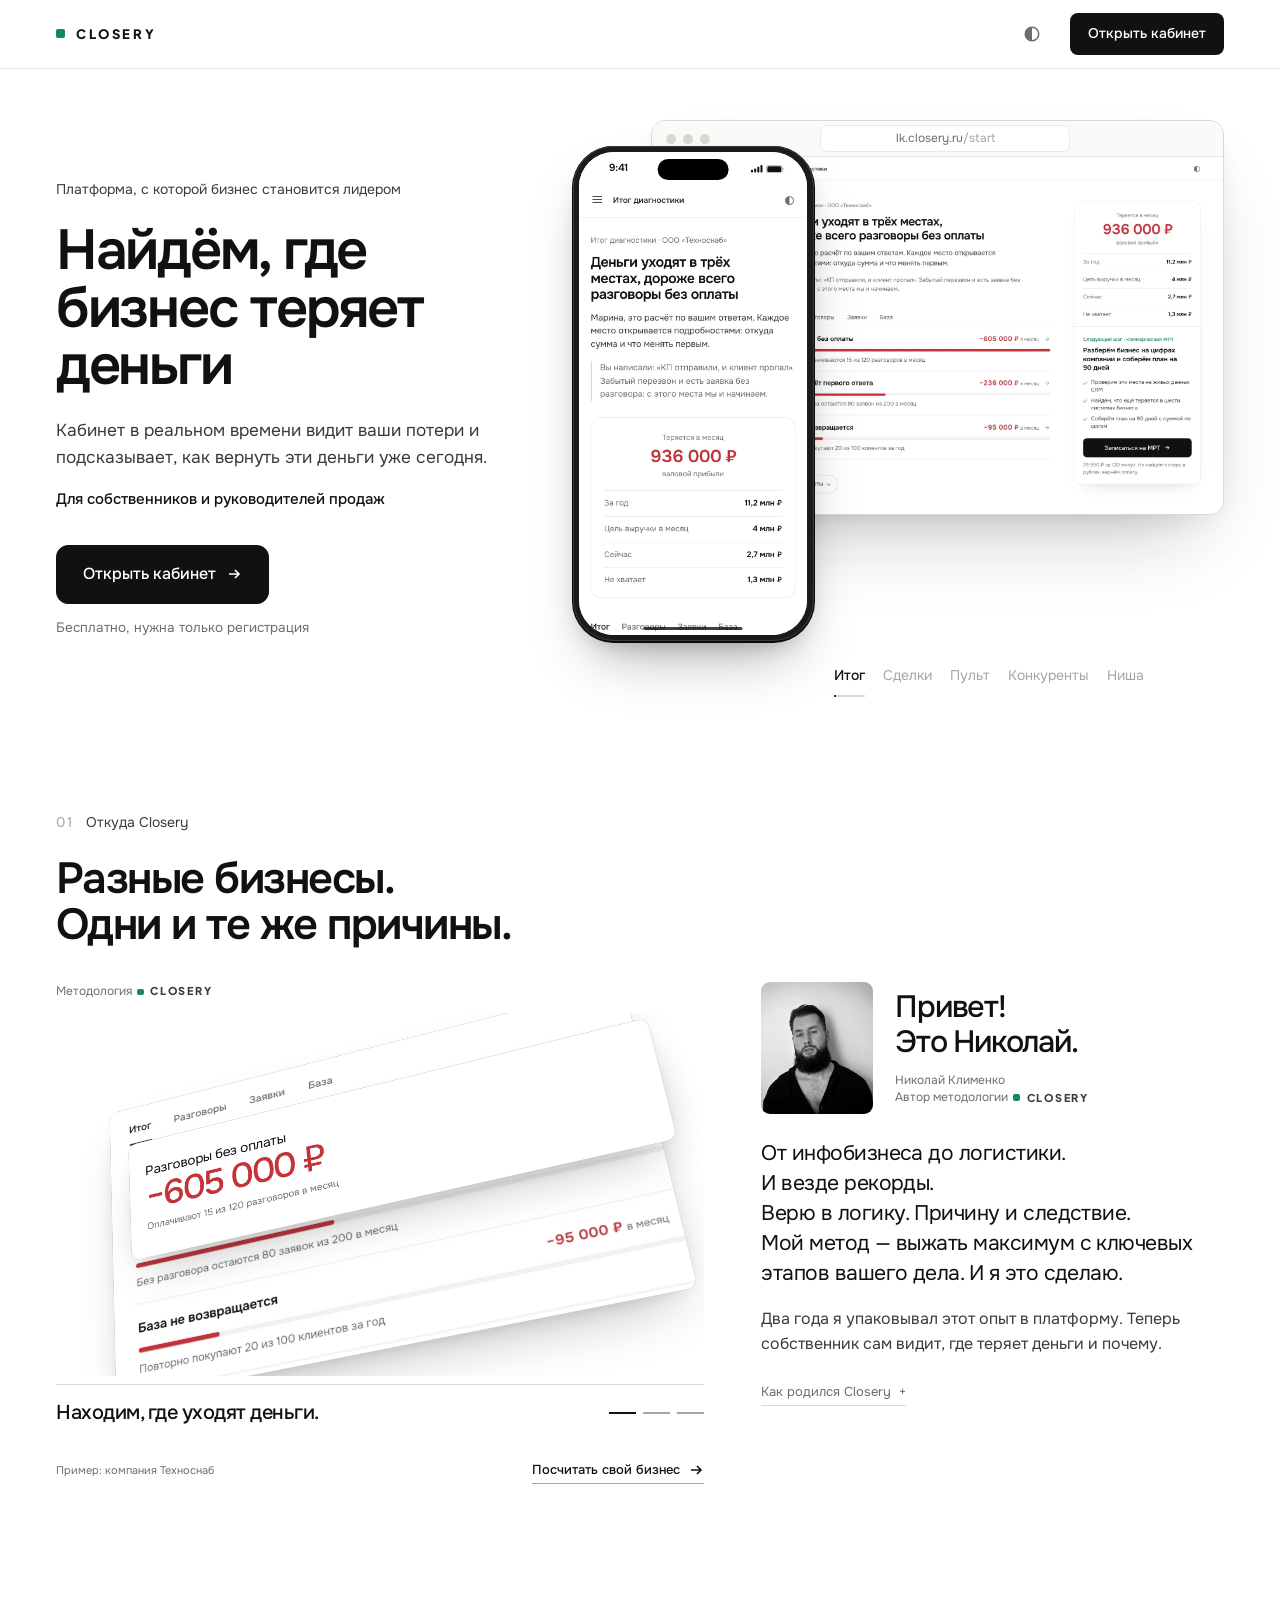
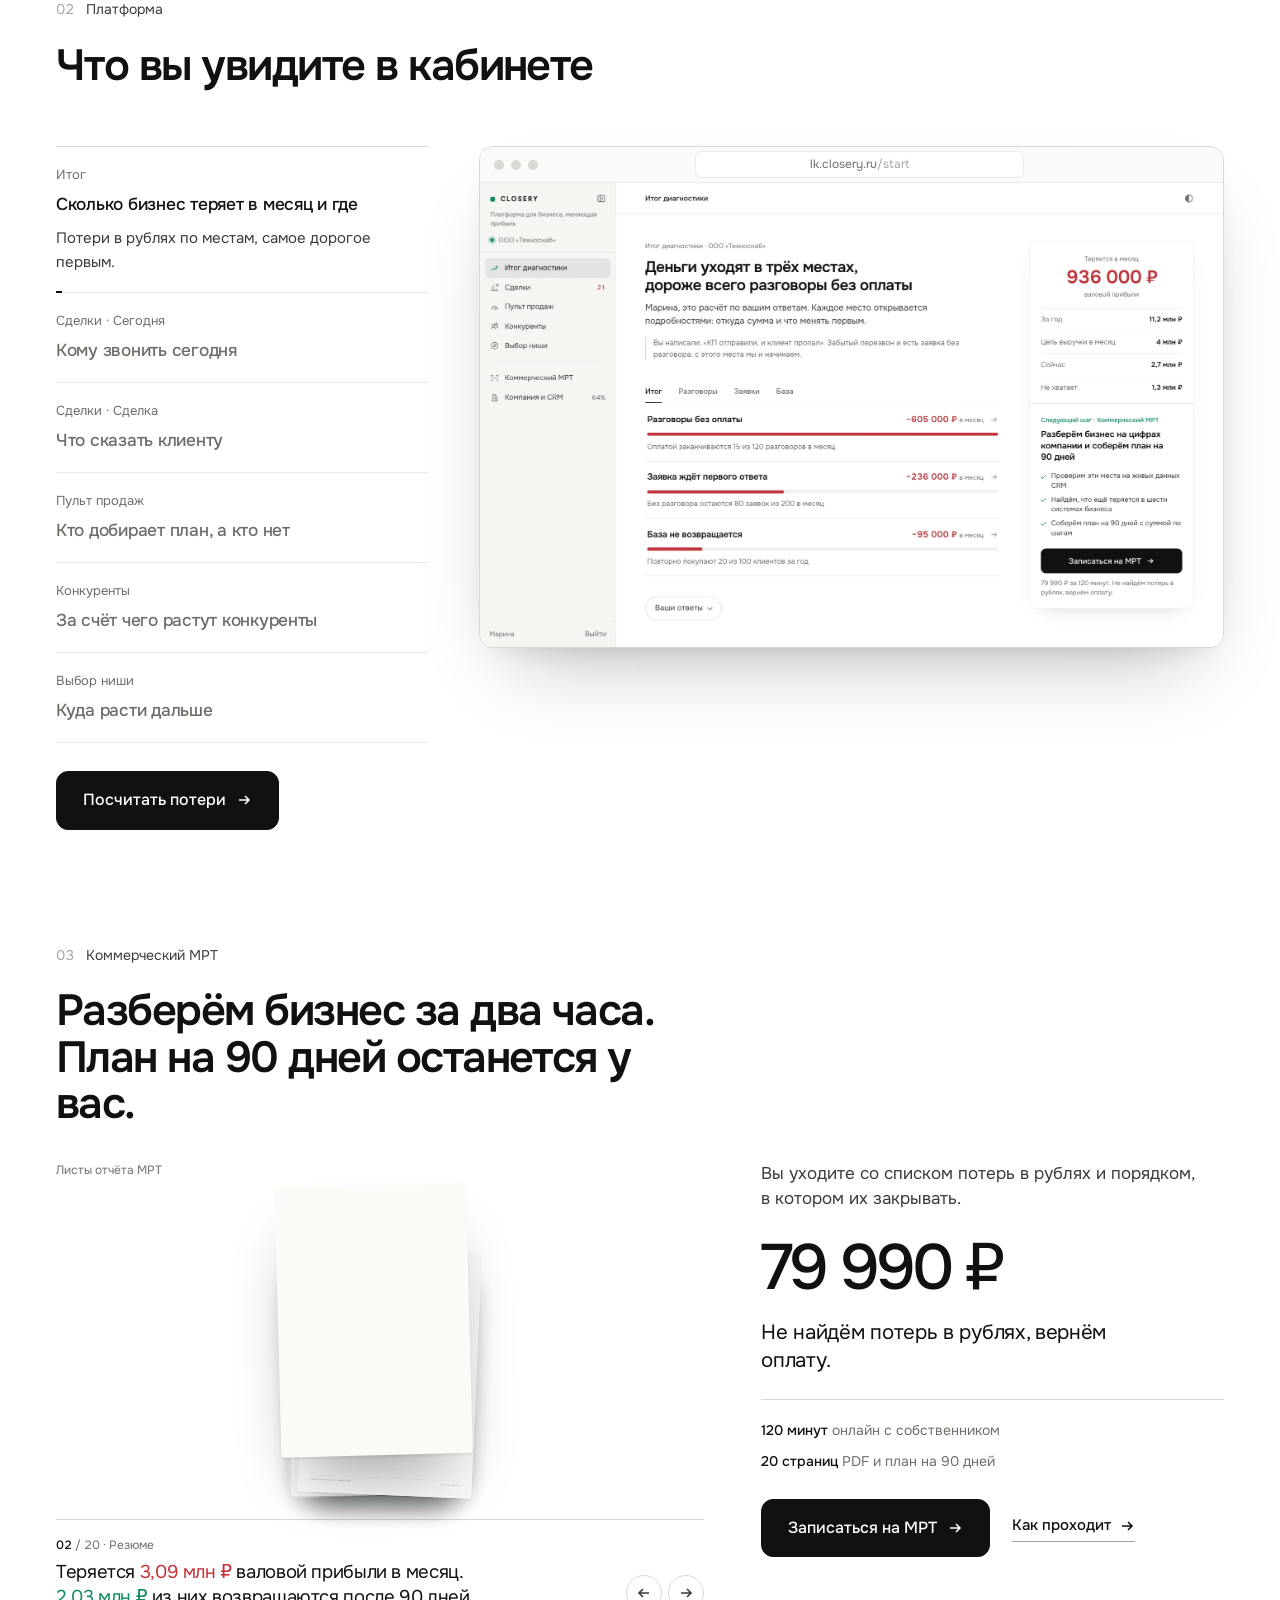
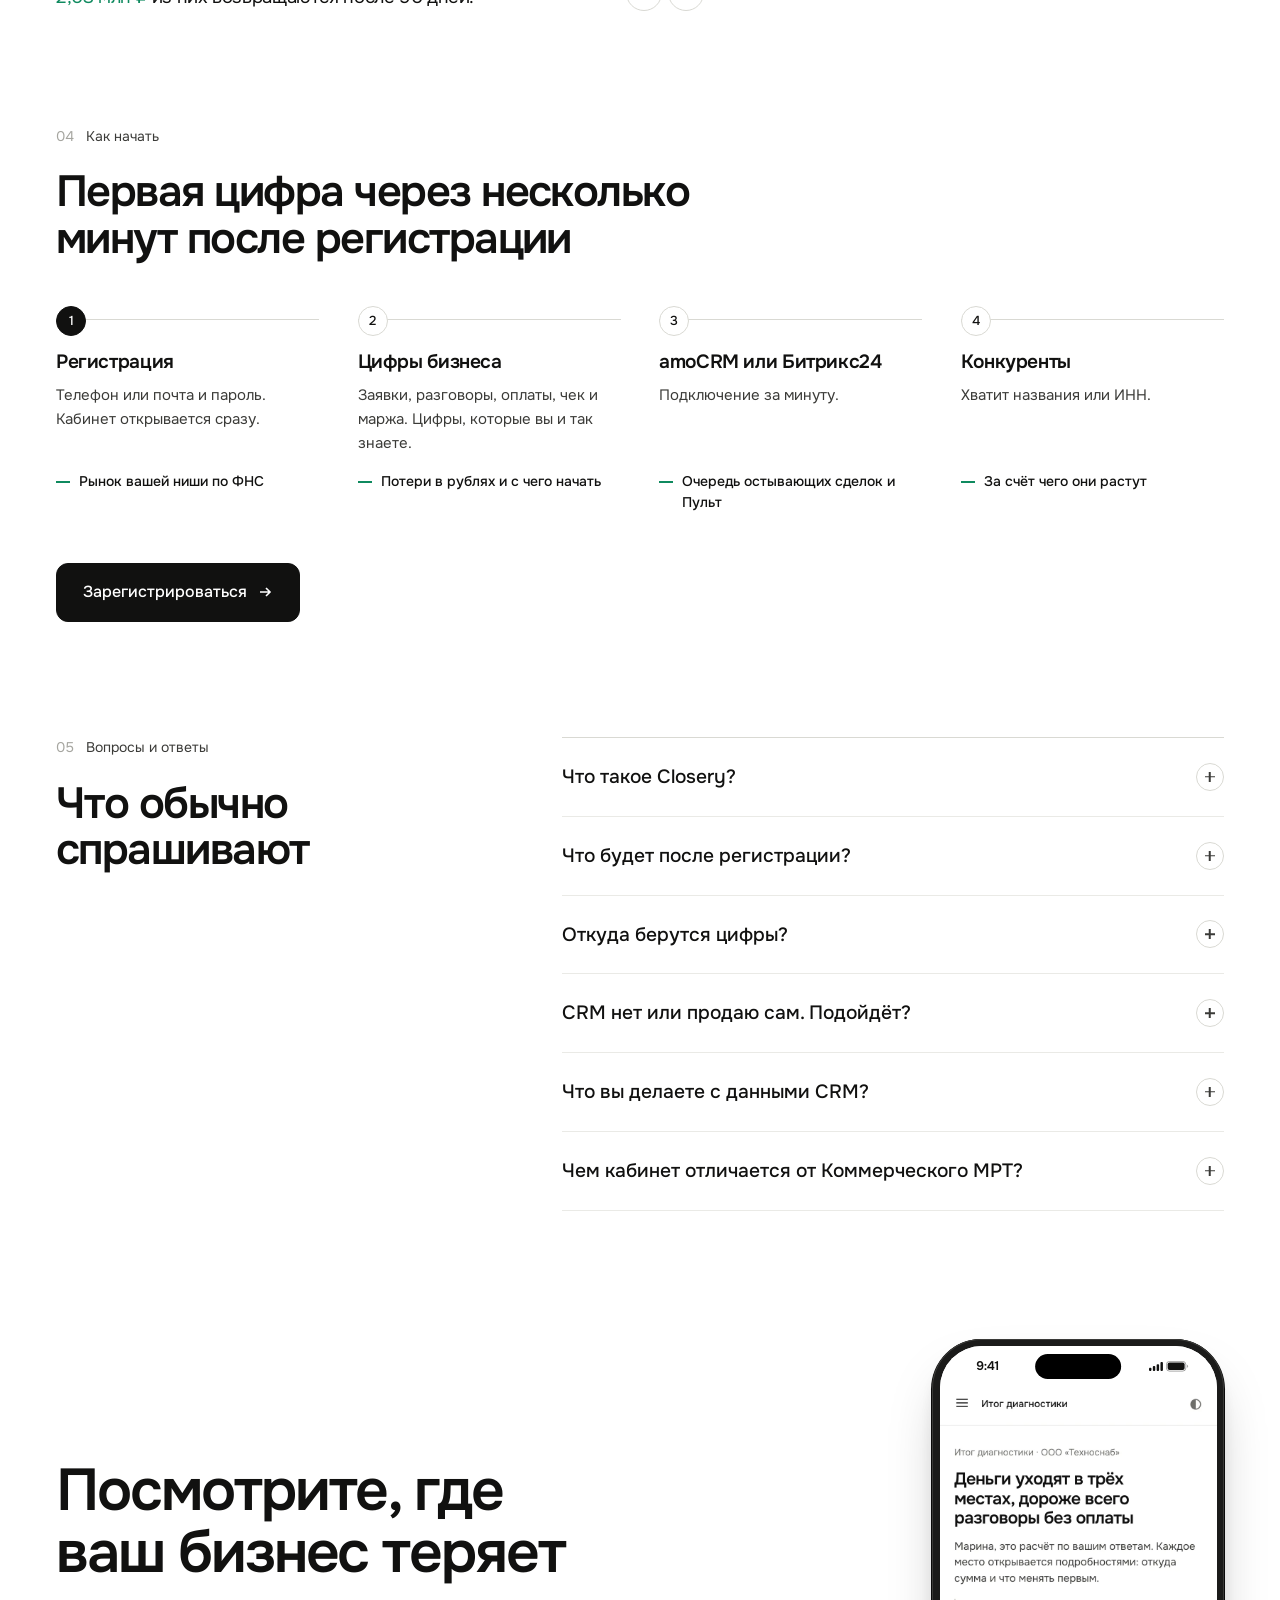
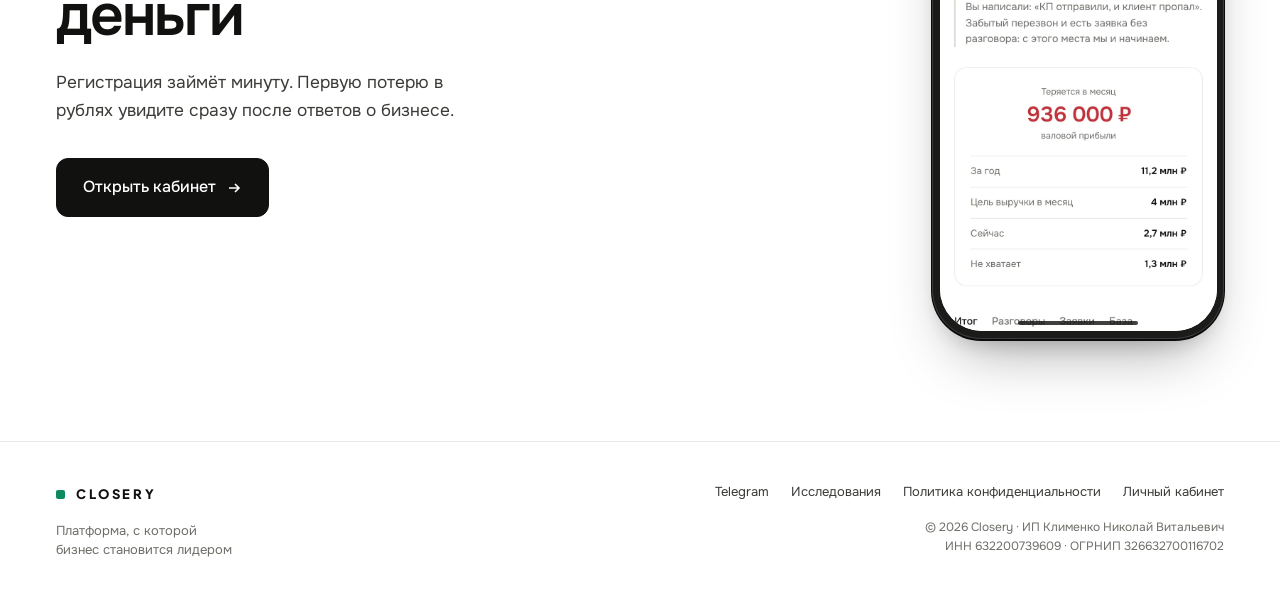
<file: index.html>
<!DOCTYPE html>
<html lang="ru">
<head>
<meta charset="utf-8">
<meta name="viewport" content="width=device-width, initial-scale=1">
<script src="/theme.js"></script>
<title>Платформа, с которой бизнес становится лидером | Closery</title>
<meta name="description" content="Closery находит, где бизнес теряет деньги: заявки без разговора, сделки без следующего шага, клиенты, которые не вернулись. Рынок и конкуренты по ФНС сразу, сделки и пульт продаж по вашей CRM, внедрение за 90 дней. Кабинет бесплатно, нужна только регистрация.">
<link rel="canonical" href="https://closery.ru/">
<meta name="robots" content="index, follow, max-image-preview:large">
<meta name="keywords" content="где бизнес теряет деньги, потери прибыли, диагностика бизнеса, рост прибыли без рекламы, конверсия в оплату, повторные продажи, кабинет собственника">

<!-- Open Graph -->
<meta property="og:type" content="website">
<meta property="og:locale" content="ru_RU">
<meta property="og:site_name" content="Closery">
<meta property="og:title" content="Платформа, с которой бизнес становится лидером | Closery">
<meta property="og:description" content="Closery находит, где бизнес теряет деньги: заявки без разговора, сделки без следующего шага, клиенты, которые не вернулись. Рынок и конкуренты по ФНС сразу, сделки и пульт продаж по вашей CRM, внедрение за 90 дней. Кабинет бесплатно, нужна только регистрация.">
<meta property="og:url" content="https://closery.ru/">
<meta property="og:image" content="https://closery.ru/og.png">
<meta property="og:image:width" content="1200">
<meta property="og:image:height" content="630">
<meta name="twitter:image" content="https://closery.ru/og.png">
<meta name="twitter:card" content="summary_large_image">
<meta name="twitter:title" content="Платформа, с которой бизнес становится лидером | Closery">
<meta name="twitter:description" content="Closery находит, где бизнес теряет деньги: заявки без разговора, сделки без следующего шага, клиенты, которые не вернулись. Рынок и конкуренты по ФНС сразу, сделки и пульт продаж по вашей CRM, внедрение за 90 дней. Кабинет бесплатно, нужна только регистрация.">

<script type="application/ld+json">
{
 "@context": "https://schema.org",
 "@type": "Organization",
 "name": "Closery",
 "url": "https://closery.ru/",
 "logo": "https://closery.ru/apple-touch-icon.png",
 "email": "klimenko@closery.ru",
 "description": "Платформа, с которой бизнес становится лидером: находит, где бизнес теряет деньги, считает потери в прибыли и показывает, как их вернуть."
}
</script>
<script type="application/ld+json">
{
 "@context": "https://schema.org",
 "@type": "FAQPage",
 "mainEntity": [
  {
   "@type": "Question",
   "name": "Что такое Closery?",
   "acceptedAnswer": {
    "@type": "Answer",
    "text": "Платформа, с которой бизнес становится лидером. Считаем, где бизнес теряет деньги, и показываем, что менять первым. Кабинет бесплатный. Платные только Коммерческий МРТ и внедрение после него."
   }
  },
  {
   "@type": "Question",
   "name": "Что будет после регистрации?",
   "acceptedAnswer": {
    "@type": "Answer",
    "text": "Кабинет откроется сразу. Рынок, конкуренты и ниша работают сразу. Сделки и Пульт до подключения CRM показаны на примере, после amoCRM или Битрикс24 там ваши сделки."
   }
  },
  {
   "@type": "Question",
   "name": "Откуда берутся цифры?",
   "acceptedAnswer": {
    "@type": "Answer",
    "text": "Рынок и конкуренты из открытой отчётности ФНС. Потери по вашим ответам и CRM, под каждой суммой формула."
   }
  },
  {
   "@type": "Question",
   "name": "CRM нет или продаю сам. Подойдёт?",
   "acceptedAnswer": {
    "@type": "Answer",
    "text": "Да. Рынок, конкуренты и ниша открываются по названию компании, а Пульт считает по четырём цифрам в неделю, которые вы вносите сами."
   }
  },
  {
   "@type": "Question",
   "name": "Что вы делаете с данными CRM?",
   "acceptedAnswer": {
    "@type": "Answer",
    "text": "Читаем этапы, задачи и звонки открытых сделок, чтобы найти остывающие. Пишем в CRM только по вашей кнопке. Отключите CRM в разделе «Компания и CRM», и доступ удалится."
   }
  },
  {
   "@type": "Question",
   "name": "Чем кабинет отличается от Коммерческого МРТ?",
   "acceptedAnswer": {
    "@type": "Answer",
    "text": "Кабинет каждый день следит за сделками, менеджерами и рынком. МРТ за 120 минут разбирает всю компанию по шести системам и даёт план на 90 дней. NDA подписываем до доступа к данным. Записаться можно в кабинете."
   }
  }
 ]
}
</script>

<link rel="icon" href="/favicon.ico" sizes="any">
<link rel="icon" type="image/png" sizes="32x32" href="/favicon-32.png">
<link rel="apple-touch-icon" href="/apple-touch-icon.png">
<style>
@font-face{font-family:'Unbounded';font-weight:600;font-display:swap;src:url(/fonts/unbounded-cyrillic-600-normal.woff2) format('woff2');unicode-range:U+0301,U+0400-045F,U+0490-0491,U+04B0-04B1,U+2116}
@font-face{font-family:'Unbounded';font-weight:600;font-display:swap;src:url(/fonts/unbounded-latin-600-normal.woff2) format('woff2');unicode-range:U+0000-00FF,U+2000-206F,U+20AC,U+2122,U+2212}
@font-face{font-family:'Onest';font-weight:400;font-display:swap;src:url(/fonts/onest-cyrillic-400-normal.woff2) format('woff2');unicode-range:U+0301,U+0400-045F,U+0490-0491,U+04B0-04B1,U+2116}
@font-face{font-family:'Onest';font-weight:400;font-display:swap;src:url(/fonts/onest-latin-400-normal.woff2) format('woff2');unicode-range:U+0000-00FF,U+2000-206F,U+20AC,U+20BD,U+2122,U+2212}
@font-face{font-family:'Onest';font-weight:500;font-display:swap;src:url(/fonts/onest-cyrillic-500-normal.woff2) format('woff2');unicode-range:U+0301,U+0400-045F,U+0490-0491,U+04B0-04B1,U+2116}
@font-face{font-family:'Onest';font-weight:500;font-display:swap;src:url(/fonts/onest-latin-500-normal.woff2) format('woff2');unicode-range:U+0000-00FF,U+2000-206F,U+20AC,U+20BD,U+2122,U+2212}
@font-face{font-family:'Onest';font-weight:600;font-display:swap;src:url(/fonts/onest-cyrillic-600-normal.woff2) format('woff2');unicode-range:U+0301,U+0400-045F,U+0490-0491,U+04B0-04B1,U+2116}
@font-face{font-family:'Onest';font-weight:600;font-display:swap;src:url(/fonts/onest-latin-600-normal.woff2) format('woff2');unicode-range:U+0000-00FF,U+2000-206F,U+20AC,U+20BD,U+2122,U+2212}
@font-face{font-family:'Source Serif 4';font-weight:600;font-display:swap;src:url(/fonts/source-serif-4-cyrillic-600-normal.woff2) format('woff2');unicode-range:U+0301,U+0400-045F,U+0490-0491,U+04B0-04B1,U+2116}
@font-face{font-family:'Source Serif 4';font-weight:600;font-display:swap;src:url(/fonts/source-serif-4-latin-600-normal.woff2) format('woff2');unicode-range:U+0000-00FF,U+2000-206F,U+20AC,U+20BD,U+2122,U+2212}
@font-face{font-family:'Plus Jakarta Sans';font-weight:800;font-display:swap;src:url(/fonts/plus-jakarta-sans-latin-800-normal.woff2) format('woff2')}

:root{
  --bg:#07100D;--bg-2:#0B1714;--paper:#0F1D19;--paper-2:#14251F;
  --rule:#1B2B26;--rule-2:#2A3F38;
  --ink:#F4F8F6;--ink-2:#CBD6D0;--ink-3:#8FA099;--ink-4:#5A6B64;
  --loss:#EE5A5E;--ok:#34D399;--ok-soft:#7FE9C0;--amber:#E0B25A;
  --disp:'Unbounded','Plus Jakarta Sans','Onest',system-ui,sans-serif;
  --ui:'Onest',system-ui,-apple-system,sans-serif;
  --num:'Source Serif 4',Georgia,serif;
  --brand:'Plus Jakarta Sans',var(--ui);
  --gut:clamp(20px,5vw,56px);--ease:cubic-bezier(.16,1,.3,1);
}
*{box-sizing:border-box;margin:0;padding:0}
html{scroll-behavior:smooth;-webkit-text-size-adjust:100%}
body{background:var(--bg);color:var(--ink);font-family:var(--ui);line-height:1.55;-webkit-font-smoothing:antialiased;overflow-x:hidden}
main,header.bar,footer{position:relative;z-index:1}
main{overflow-x:clip}
a{color:inherit}
:focus-visible{outline:2px solid var(--ok);outline-offset:3px}
.w{max-width:1440px;margin:0 auto;padding-left:var(--gut);padding-right:var(--gut)}
.num{font-family:var(--num);font-weight:600;font-feature-settings:"tnum" 1,"lnum" 1}
.loss{color:var(--loss)}

/* шапка */
header.bar{position:sticky;top:0;z-index:50;background:color-mix(in srgb,var(--bg) 78%,transparent);-webkit-backdrop-filter:blur(18px) saturate(140%);backdrop-filter:blur(18px) saturate(140%);border-bottom:1px solid var(--rule);will-change:transform;transition:transform .6s cubic-bezier(.33,1,.68,1)}
header.bar.away{transform:translateY(calc(-100% - 2px));pointer-events:none;transition-duration:.8s;transition-timing-function:cubic-bezier(.65,0,.35,1)}   /* листают вниз: шапка уезжает, назад выезжает */
.bar-in{display:flex;justify-content:space-between;align-items:center;height:68px;gap:20px}
.logo{display:inline-flex;align-items:center;gap:11px;text-decoration:none;font-family:var(--brand);font-weight:800;font-size:13px;text-transform:uppercase;letter-spacing:.2em;color:var(--ink)}
.logo i{width:9px;height:9px;border-radius:2px;background:var(--ok)}
.bar-nav{display:flex;align-items:center;gap:clamp(14px,2.2vw,30px)}
.bar-cta{font-weight:500;font-size:14px;text-decoration:none;color:var(--bg);border-radius:8px;padding:10px 18px;background:var(--ink);white-space:nowrap;transition:background .2s}
.bar-cta:hover{background:var(--ok-soft)}
.progress{position:absolute;left:0;bottom:-1px;height:1px;width:100%;transform-origin:0 50%;transform:scaleX(var(--p,0));background:var(--ink-3)}
@media(max-width:700px){.bar-cta{display:none}}

/* типографика */
.kick{font-size:14px;color:var(--ink-3);display:flex;align-items:center;gap:12px;margin-bottom:26px}
.kick::before{content:"";width:28px;height:1px;background:var(--ink-4)}
h1{font-family:var(--disp);font-weight:600;letter-spacing:-.055em;line-height:.96;font-size:clamp(38px,6.3vw,100px)}
h1 em,h2 em{font-style:normal;color:var(--loss)}
h2{font-family:var(--disp);font-weight:600;letter-spacing:-.045em;line-height:1.06;font-size:clamp(28px,3.3vw,52px)}
h3{font-family:var(--disp);font-weight:600;letter-spacing:-.03em;line-height:1.15;font-size:clamp(20px,1.8vw,26px)}
.lede{font-size:clamp(17px,1.4vw,20px);line-height:1.6;color:var(--ink-2);max-width:54ch}
.lede strong{color:var(--ink);font-weight:500}
.serif{font-family:var(--num);font-weight:600;letter-spacing:-.015em}
.btn{display:inline-flex;align-items:center;gap:10px;background:var(--ink);color:var(--bg);font-weight:500;font-size:16px;padding:16px 26px;text-decoration:none;border-radius:10px;border:1px solid var(--ink);transition:background .2s,border-color .2s;cursor:pointer;font-family:inherit}
.btn:hover{background:var(--ok-soft);border-color:var(--ok-soft)}
.btn svg{transition:transform .3s var(--ease)}
.btn:hover svg{transform:translateX(3px)}
.btn[disabled]{opacity:.35;cursor:not-allowed;background:var(--ink);border-color:var(--ink)}
.btn-ghost{background:transparent;color:var(--ink);border-color:var(--rule-2)}
.btn-ghost:hover{background:transparent;border-color:var(--ink-3)}
.lnk{font-size:15px;color:var(--ink);text-decoration:none;border-bottom:1px solid var(--ink-4);padding-bottom:3px;transition:border-color .2s}
.lnk:hover{border-color:var(--ink)}
.note{font-size:13.5px;color:var(--ink-3)}
.note a{color:var(--ink-2)}
.sec{padding-top:clamp(96px,10vw,160px)}
.head{display:grid;grid-template-columns:minmax(0,1.2fr) minmax(0,.8fr);gap:clamp(28px,5vw,96px);align-items:end;margin-bottom:clamp(40px,5vw,72px)}
@media(max-width:980px){.head{grid-template-columns:minmax(0,1fr)}}

/* вопросы */
.faq{border-top:1px solid var(--rule-2)}
.faq-item{border-bottom:1px solid var(--rule)}
.faq-q{display:flex;justify-content:space-between;align-items:center;gap:20px;width:100%;background:none;border:none;color:var(--ink);font:inherit;font-size:clamp(17px,1.5vw,20px);font-weight:500;text-align:left;padding:24px 0;cursor:pointer}
.faq-q i{flex:none;width:28px;height:28px;border:1px solid var(--rule-2);border-radius:50%;position:relative;transition:transform .3s var(--ease),border-color .2s}
.faq-q i::before,.faq-q i::after{content:"";position:absolute;left:50%;top:50%;width:10px;height:1.5px;background:var(--ink-2);transform:translate(-50%,-50%)}
.faq-q i::after{transform:translate(-50%,-50%) rotate(90deg)}
.faq-item.open .faq-q i{transform:rotate(45deg);border-color:var(--ink-3)}
.faq-a{max-height:0;overflow:hidden;transition:max-height .45s var(--ease)}
.faq-a p{padding:0 0 26px;font-size:16px;line-height:1.65;color:var(--ink-2);max-width:72ch}
.faq-wrap{display:grid;grid-template-columns:minmax(0,.8fr) minmax(0,1.2fr);gap:clamp(32px,5vw,96px);align-items:start}
@media(max-width:900px){.faq-wrap{grid-template-columns:minmax(0,1fr)}}

footer{border-top:1px solid var(--rule);padding:40px 0 48px}
.ft{display:flex;justify-content:space-between;gap:32px;flex-wrap:wrap}
.ft-tag{margin-top:14px;font-size:13px;color:var(--ink-3);line-height:1.5}
.ft-links{display:flex;flex-wrap:wrap;gap:10px 22px;justify-content:flex-end}
.ft-links a{font-size:13px;color:var(--ink-2);text-decoration:none}
.ft-links a:hover{color:var(--ink)}
.ft-legal{margin-top:16px;font-size:12px;color:var(--ink-3);text-align:right;line-height:1.6}
@media(max-width:700px){.ft-links{justify-content:flex-start}.ft-legal{text-align:left}}

/* липкая панель на телефоне */
.sticky{position:fixed;left:0;right:0;bottom:0;z-index:90;display:none;align-items:center;justify-content:space-between;gap:12px;padding:12px var(--gut);background:color-mix(in srgb,var(--bg) 92%,transparent);-webkit-backdrop-filter:blur(16px);backdrop-filter:blur(16px);border-top:1px solid var(--rule-2);transform:translateY(110%);transition:transform .4s var(--ease)}
.sticky b{display:block;font-weight:500;font-size:14px}
.sticky span{display:block;font-size:12px;color:var(--ink-3)}
.sticky .btn{padding:12px 18px;font-size:14px;white-space:nowrap;flex:none}
.sticky b{white-space:nowrap}
@media(max-width:400px){.sticky span{display:none}}
@media(max-width:390px){.sticky>div{display:none}.sticky .btn{flex:1;justify-content:center;text-align:center}}   /* на узком экране плашке хватает одной кнопки */
.sticky.show{transform:none}
@media(max-width:700px){.sticky{display:flex}body{padding-bottom:72px}}
.rv{transition:opacity 1.1s var(--ease),transform 1.1s var(--ease)}
.js .rv{opacity:0;transform:translateY(28px)}
.js .rv.in{opacity:1;transform:none}
@media(prefers-reduced-motion:reduce){
  *,*::before,*::after{transition:none!important;animation:none!important}
  .js .rv{opacity:1;transform:none}.shots img{transition:none}
}

/* подписи разделов — сквозная нумерация, как в отчёте: номер и название серым, без черты и цвета */
main{counter-reset:sec}
.kick{counter-increment:sec;color:var(--ink-3)}
.kick::before{content:counter(sec,decimal-leading-zero);width:auto;height:auto;background:none;color:var(--ink-4);font-feature-settings:"tnum" 1;min-width:2ch}


/* ── главная v3 (22.10.2026): продаёт регистрацию в кабинете. Шрифт и точность кабинета: Onest, панели как интерфейс, живые кадры
   разделов в обеих темах. Порядок: обложка, где теряются деньги, платформа, Коммерческий МРТ, как начать, кто за этим стоит, вопросы, финал ── */
:root{--disp:'Onest',system-ui,-apple-system,sans-serif;--cg:clamp(24px,3vw,56px)}
html[data-theme="light"] .td,html:not([data-theme="light"]) .tl{display:none!important}
.sr{position:absolute;width:1px;height:1px;margin:-1px;padding:0;overflow:hidden;clip:rect(0 0 0 0);white-space:nowrap;border:0}
h1{font-weight:600;letter-spacing:-.04em;line-height:1.02;font-size:clamp(40px,4.4vw,66px)}
h2{font-weight:600;letter-spacing:-.035em;line-height:1.06;font-size:clamp(30px,3.4vw,52px)}
h3{font-weight:600;letter-spacing:-.02em;line-height:1.2;font-size:clamp(19px,1.5vw,22px)}
h1 em,h2 em{color:var(--loss)}
.lede{font-size:clamp(17px,1.35vw,19px)}
.kick{margin-bottom:22px}
.sec{padding-top:clamp(88px,9vw,144px)}
.head{margin-bottom:clamp(36px,4.5vw,64px)}
.head .lede{max-width:46ch}
.head h2{text-wrap:balance}
.head .lede{text-wrap:pretty}
.btn{border-radius:12px}
.go{display:flex;align-items:center;gap:14px 22px;flex-wrap:wrap}
.go .note{max-width:34ch}
.more{display:inline-flex;align-items:center;gap:8px;font-size:15px;font-weight:500;color:var(--ink);text-decoration:none;border-bottom:1px solid var(--ink-4);padding-bottom:3px}
.more:hover{border-color:var(--ink)}

/* iPhone: размеры от высоты --h, экран кабинета под строкой статуса. Экраны лежат стопкой, виден .on */
.ph{--h:560px;position:relative;flex:none;height:var(--h);width:calc(var(--h)*.486);border-radius:calc(var(--h)*.082);padding:calc(var(--h)*.0125);
  background:#1b1b1a;box-shadow:inset 0 0 0 1px #3a3a38,0 1px 0 1px #0a0a0a,0 30px 60px -22px rgba(0,0,0,.38),0 12px 24px -12px rgba(0,0,0,.24)}
html:not([data-theme="light"]) .ph{background:#2a2c2b;box-shadow:inset 0 0 0 1px #4a4d4b,0 0 0 1px #000,0 30px 70px -20px rgba(0,0,0,.7)}
.scr{position:relative;height:100%;border-radius:calc(var(--h)*.07);overflow:hidden;background:var(--bg);display:flex;flex-direction:column}
.sb{--pw:calc(var(--h)*.486);position:relative;z-index:2;flex:none;display:grid;grid-template-columns:1fr 31% 1fr;align-items:center;height:calc(var(--pw)*.128);padding-top:calc(var(--pw)*.012);
  background:var(--bg);color:var(--ink);font:600 calc(var(--pw)*.043)/1 -apple-system,BlinkMacSystemFont,"SF Pro Text",var(--ui);letter-spacing:-.02em;-webkit-font-smoothing:antialiased;text-rendering:geometricPrecision}
.sb>b{justify-self:center;font-weight:600}
.sb .isl{position:absolute;left:50%;top:calc(var(--pw)*.026);transform:translateX(-50%);width:31%;height:calc(var(--pw)*.088);border-radius:99px;background:#000}
.sb .ic{grid-column:3;justify-self:center;display:flex;align-items:center;gap:.3em}
.sb .ic svg{display:block;width:auto;fill:currentColor;shape-rendering:geometricPrecision}
.sb .sig{height:.72em}
.sb .bat{height:.84em}
.shots{position:relative;flex:1;overflow:hidden}
.shots img{position:absolute;left:0;top:0;width:100%;height:auto;display:block;opacity:0;transform:translateY(10px);transition:opacity .6s var(--ease),transform .8s var(--ease)}
.shots img.on{opacity:1;transform:none}
.ph .home{position:absolute;z-index:3;left:50%;bottom:calc(var(--h)*.01);transform:translateX(-50%);width:calc(var(--h)*.2);height:calc(var(--h)*.007);border-radius:9px;background:var(--ink);opacity:.8}

/* окно браузера с кабинетом: кадр 16:10 целиком */
.win{border-radius:14px;background:var(--bg);border:1px solid var(--rule-2);overflow:hidden;box-shadow:0 40px 80px -34px rgba(17,17,16,.3),0 10px 30px -16px rgba(17,17,16,.16)}
html:not([data-theme="light"]) .win{box-shadow:0 40px 90px -30px rgba(0,0,0,.75)}
.win-b{height:36px;display:flex;align-items:center;gap:7px;padding:0 14px;border-bottom:1px solid var(--rule);background:var(--paper)}
.win-b i{width:10px;height:10px;border-radius:50%;background:var(--rule-2)}
.win-b span{margin:0 auto;font-size:12px;color:var(--ink-3);background:var(--bg);border:1px solid var(--rule);border-radius:7px;padding:3px 0;width:46%;text-align:center;transform:translateX(-18px)}
.win-b span b{font-weight:400;color:var(--ink-4)}
.win .shots{aspect-ratio:16/10;flex:none}
.win .shots img{transform:none}

/* подписи разделов под устройством: какой экран сейчас, полоса показывает время до следующего */
.rail{display:flex;gap:6px 18px;flex-wrap:wrap;list-style:none}
.rail button{position:relative;background:none;border:0;padding:6px 0 10px;font:inherit;font-size:14px;color:var(--ink-4);cursor:pointer;transition:color .2s}
.rail button:hover{color:var(--ink-2)}
.rail button.on{color:var(--ink);font-weight:500}
.rail button::after{content:"";position:absolute;left:0;right:0;bottom:0;height:2px;border-radius:2px;background:var(--rule-2);transform:scaleX(0);transform-origin:0 50%}
.rail button.on::after{transform:scaleX(1);background:linear-gradient(90deg,var(--ink) var(--p,100%),var(--rule-2) var(--p,100%))}

/* ── обложка: слева обещание и кнопка, справа окно кабинета и телефон перед ним. На телефоне сначала устройство целиком, потом заголовок и кнопка ── */
.hero{display:grid;grid-template-columns:minmax(0,5fr) minmax(0,7fr);gap:clamp(32px,4vw,64px);align-items:center;padding-top:clamp(28px,4vw,56px)}
.hero h1{margin-bottom:22px}
.hero .lede{max-width:28em;margin-bottom:16px}
.hero .for{margin-bottom:34px;font-size:15px;font-weight:500;color:var(--ink)}
.hero .kick{counter-increment:none}
.hero .kick::before{content:none}
.stage{position:relative;container-type:inline-size}
.stage-in{position:relative;height:80cqw}
.stage .win{position:absolute;right:0;top:0;width:88%}
.stage .ph{position:absolute;left:0;bottom:0;--h:76cqw}
.stage .rail{margin:18px 0 0 40%}
@media(max-width:1100px) and (min-width:761px){
  .hero{grid-template-columns:minmax(0,1fr);text-align:left}
  .hero .t{max-width:640px}
  .stage{max-width:820px;width:100%;margin:0 auto}
}
@media(max-width:760px){
  .hero{display:flex;flex-direction:column;gap:0;padding-top:16px}
  .hero .t{display:contents}
  .hero .kick,.hero .lede{display:none}
  .stage{order:-1;display:flex;flex-direction:column;align-items:center;container-type:normal}
  .stage-in{height:auto}
  .stage .win{display:none}
  .stage .ph{position:relative;--h:clamp(220px,calc(100svh - 350px),560px)}
  .stage .rail{margin:14px 0 0;justify-content:center;gap:4px 14px}
  .stage .rail button{font-size:13px}
  .hero .for{order:1;margin:0 0 18px;text-align:center;font-size:14px}
  .hero h1{order:1;margin:20px 0 10px;text-align:center;font-size:clamp(25px,7.6vw,31px);line-height:1.08;letter-spacing:-.035em}
  .hero .go{order:2;flex-direction:column;align-items:stretch;gap:10px}
  .hero .go .btn{justify-content:center}
  .hero .go .note{text-align:center;max-width:none}
}
@media(max-width:360px){.stage .rail button:nth-child(5){display:none}}

/* ── показ экрана и справа текст (разделы 01 и 03; в 02 экран справа, так чередуется): настоящий экран без рамки окна,
   тонкая линия отделяет белый экран от белой страницы, две версии под тему (.tl и .td), на узком экране кадр телефона ── */
picture.tl,picture.td{display:block}
.shot{display:block;width:100%;height:auto;border-radius:16px;border:1px solid var(--rule-2);background:var(--bg)}
.sx{display:grid;grid-template-columns:minmax(0,7fr) minmax(0,5fr);column-gap:clamp(32px,4.5vw,80px);align-items:start}
.sx-f{margin:0}
/* ── 01: автор и непрерывный проход внутрь настоящего интерфейса ── */
#story,#mri{scroll-margin-top:calc(96px - clamp(88px,9vw,144px))}
#story .head,#mri .head{margin-bottom:34px}
#story h2,#mri h2{max-width:24ch}
.story-body{display:grid;grid-template-columns:minmax(0,7fr) minmax(0,5fr);gap:clamp(32px,4.5vw,80px);align-items:start}
.product-film{margin:0;min-width:0;overflow:clip}
.film-meta{display:flex;align-items:center;justify-content:space-between;gap:16px;color:var(--ink-3);font-size:12px}
.film-stage{height:auto;aspect-ratio:1000/560;position:relative;isolation:isolate;overflow:hidden;margin:12px 0 0}
.film-world{position:absolute;left:50%;top:50%;width:1000px;height:560px;margin:-280px 0 0 -500px;transform:scale(var(--film-scale, .65));perspective:1800px;perspective-origin:50% 45%}
.film-camera{position:absolute;inset:0;transform-style:preserve-3d;transform:translate3d(-12px,0,0) rotateX(23deg) rotateY(-16deg) rotateZ(-7deg) scale(.95)}
.film-base{position:absolute;left:35px;top:10px;width:930px;height:530px;transform-style:preserve-3d}
.film-surface{position:absolute;inset:0;border:1px solid var(--rule-2);border-radius:16px;overflow:hidden;background:var(--bg);box-shadow:0 40px 80px -34px rgba(17,17,16,.3),0 10px 30px -16px rgba(17,17,16,.16)}
html:not([data-theme="light"]) .film-surface{box-shadow:0 40px 90px -30px rgba(0,0,0,.75)}
.film-surface>img{position:absolute;display:block;max-width:none;width:1920px;height:1200px;left:-390px;top:-496px;opacity:1;transform:none;transition:none}
.film-hole{position:absolute;left:35px;top:73px;width:918px;height:154px;background:var(--bg);opacity:0}
.film-row{position:absolute;left:70px;top:83px;width:918px;height:154px;transform:translateZ(0);transform-style:preserve-3d}
.film-row .film-surface{padding:23px 30px;display:flex;flex-direction:column;justify-content:center}
.film-row .film-surface p{font-size:25px;letter-spacing:-.02em;line-height:1.25;color:var(--ink)}
.film-row .film-surface b{font-size:64px;line-height:1.12;font-weight:500;letter-spacing:-.055em;color:var(--loss);white-space:nowrap}
.film-row .film-surface small{font-size:17px;line-height:1.35;color:var(--ink-3);margin-top:6px}
.film-row{height:220px}
.film-detail{position:absolute;left:70px;top:83px;width:918px;height:443px;transform:translateZ(72px);opacity:0;transform-style:preserve-3d}
.film-detail .film-surface{clip-path:inset(0 0 0 0 round 16px)}
.film-detail .film-surface>img{width:918px;height:auto;left:0;top:0}
.film-action{position:absolute;left:135px;top:342px;width:830px;height:176px;transform:translateZ(140px);opacity:0}
.film-action .film-surface{border:1px solid var(--ok);border-radius:12px;background:var(--paper);padding:20px 28px}
.film-action .film-surface span{display:block;font-size:17px;color:var(--ok);margin-bottom:8px}
.film-action .film-surface p{font-size:40px;line-height:1.15;letter-spacing:-.02em;color:var(--ink)}
.film-action .film-surface>img{width:918px;height:auto;left:-65px;top:-289px}
.film-bottom{border-top:1px solid var(--rule-2);padding-top:15px;margin-top:8px;display:flex;align-items:start;gap:20px;justify-content:space-between}
.film-caption{position:relative;min-height:48px;flex:1;font-size:20px;font-weight:500;letter-spacing:-.025em;line-height:1.25}
.film-caption span{position:absolute;inset:0 auto auto 0;opacity:0;max-width:26ch}
.film-caption span:first-child{opacity:1}
.film-chapters{display:flex;gap:7px;align-items:center;padding-top:4px}
.film-chapters button{width:27px;height:20px;position:relative;border:0;background:none;cursor:pointer;color:var(--ink-4)}
.film-chapters button::after{content:'';position:absolute;left:0;right:0;top:8px;height:2px;background:currentColor}
.film-chapters button[aria-pressed="true"]{color:var(--ink)}
.film-note{display:flex;justify-content:space-between;align-items:baseline;gap:16px;margin-top:12px;color:var(--ink-3);font-size:11px}
.film-note .more{font-size:13px;white-space:nowrap;color:var(--ink)}
.founder-letter{min-width:0;position:relative}
.founder-intro{display:flex;align-items:center;gap:22px;margin-bottom:25px}
.founder-photo{width:112px;height:132px;flex:none;overflow:hidden;border-radius:9px;background:var(--paper-2)}
.founder-photo img{display:block;width:100%;height:100%;object-fit:cover;object-position:50% 28%}
.founder-intro .hello{font-size:clamp(27px,2.4vw,36px);font-weight:500;letter-spacing:-.04em;line-height:1.13}
.founder-sign{font-size:12px;line-height:1.45;color:var(--ink-3);margin-top:12px}
.brand-mark{display:inline-flex;align-items:center;gap:.6em;margin-left:.2em;white-space:nowrap;font-family:var(--brand);font-weight:700;font-size:.9em;text-transform:uppercase;letter-spacing:.16em;color:var(--ink-2)}.brand-mark i{width:.62em;height:.62em;border-radius:2px;background:var(--ok)}
.founder-quote{font-size:clamp(19px,1.65vw,24px);line-height:1.42;letter-spacing:-.025em;color:var(--ink);max-width:33ch;text-wrap:pretty}
.founder-origin{font-size:16px;line-height:1.55;color:var(--ink-2);margin-top:18px;max-width:43ch;text-wrap:pretty}
.founder-history{margin-top:22px;max-width:44ch}
.founder-history summary{display:inline-flex;gap:8px;cursor:pointer;list-style:none;font-size:13px;color:var(--ink-3);border-bottom:1px solid var(--rule-2);padding-bottom:3px}
.founder-history summary::-webkit-details-marker{display:none}
.founder-history summary::after{content:'+'}.founder-history[open] summary::after{content:'−'}
.history-copy{font-size:14px;line-height:1.55;padding-top:16px;color:var(--ink-2)}.history-copy p+p{margin-top:12px}
@media(max-width:1100px) and (min-width:901px){.founder-intro{gap:16px;margin-bottom:20px}.founder-photo{width:90px;height:110px}.founder-quote{font-size:19px}.founder-origin{font-size:14px}.film-caption{font-size:18px}.film-note{flex-wrap:wrap;gap:8px}}
@media(max-width:900px){.story-body{grid-template-columns:minmax(0,1fr);gap:30px}.product-film{max-width:700px;width:100%;margin-inline:auto}.founder-letter{max-width:700px;width:100%;margin-inline:auto}.founder-intro{float:left;margin:0 28px 12px 0}.founder-photo{width:90px;height:110px}.founder-intro .hello{font-size:28px}.founder-quote{max-width:none;font-size:20px}.founder-origin{max-width:none}.founder-history{clear:both}.sx{grid-template-columns:minmax(0,1fr);row-gap:28px}}
@media(min-width:561px) and (max-width:900px){
 #story .head,#mri .head,.story-body,#mri .sx{grid-template-columns:minmax(0,7fr) minmax(0,5fr);gap:24px}
 #story .head .lede,#mri .head .lede{font-size:16px;line-height:1.5}
 .founder-intro{float:none;margin:0 0 16px;gap:14px}.founder-photo{width:65px;height:78px}.founder-intro .hello{font-size:24px}.founder-sign{font-size:10px;margin-top:6px}
 .founder-quote{font-size:17px;line-height:1.45}.founder-origin{font-size:14px;margin-top:15px}.founder-history{margin-top:16px}
 .film-caption{font-size:18px}.film-note{flex-wrap:wrap;gap:7px}
}
@media(max-width:560px){
 #story .head,#mri .head{gap:16px;margin-bottom:23px}
 #story .head .lede{display:none}#mri .head .lede{font-size:15px;line-height:1.45}
 .story-body{gap:22px}.film-stage{margin:7px 0 0;aspect-ratio:1000/560}
 .film-meta{font-size:10px}
 .film-bottom{margin-top:0;padding-top:12px;gap:12px}.film-caption{font-size:18px;min-height:44px}.film-chapters{gap:5px}.film-chapters button{width:22px}
 .film-note{font-size:10px;gap:8px;flex-wrap:wrap;margin-top:5px}.film-note .more{font-size:12px}
 .founder-intro{float:none;gap:16px;margin:0 0 15px}.founder-photo{width:60px;height:72px;border-radius:6px}.founder-intro .hello{font-size:25px}.founder-sign{font-size:10px;margin-top:5px}
 .founder-quote{font-size:16px;line-height:1.45}.founder-origin{display:none}.founder-history{margin-top:13px}.founder-history summary{font-size:12px}.history-copy{font-size:13px}
}
@media(prefers-reduced-motion:reduce){.film-camera{transform:translate3d(-12px,0,0) rotateX(13deg) rotateY(-10deg) rotateZ(-4deg) scale(.95)}}

/* ── платформа: слева разделы списком, у выбранного ответ; справа окно этого раздела. На телефоне сверху телефон ── */
.pf{display:grid;grid-template-columns:minmax(0,4fr) minmax(0,8fr);gap:clamp(28px,4vw,64px);align-items:start}
.pf-list{list-style:none;border-top:1px solid var(--rule-2)}
.pf-list li{border-bottom:1px solid var(--rule)}
.pf-list button{position:relative;display:block;width:100%;text-align:left;background:none;border:0;color:var(--ink);font:inherit;padding:18px 0 18px;cursor:pointer}
.pf-list .nm{display:flex;align-items:baseline;gap:12px;font-size:13px;color:var(--ink-3)}
.pf-list .q{display:block;margin-top:6px;font-weight:500;font-size:clamp(17px,1.35vw,20px);letter-spacing:-.015em;color:var(--ink-3);transition:color .25s}
.pf-list .a{display:block;max-height:0;overflow:hidden;opacity:0;font-size:15px;line-height:1.6;color:var(--ink-2);transition:max-height .5s var(--ease),opacity .4s,margin .4s}
.pf-list button::after{content:"";position:absolute;left:0;bottom:-1px;height:2px;width:var(--p,0%);background:var(--ink)}
.pf-list li.on .q{color:var(--ink)}
.pf-list li.on .a{max-height:140px;opacity:1;margin-top:8px}
.pf-list li:not(.on) button:hover .q{color:var(--ink-2)}
.pf-view{position:sticky;top:96px}
.pf-view .ph{display:none}
.pf-go{margin-top:28px}
@media(max-width:860px){
  .pf{grid-template-columns:minmax(0,1fr)}
  .pf-view{order:-1;position:relative;top:0;display:flex;justify-content:center}
  .pf-view .win{display:none}
  .pf-view .ph{display:block;--h:min(520px,calc(100svh - 230px),calc((100vw - 2*var(--gut))/.486))}
}

/* ── как начать: четыре шага по четвертям, у каждого что получаете ── */
.st{display:grid;grid-template-columns:repeat(4,minmax(0,1fr));gap:0 var(--cg);list-style:none;counter-reset:st}
.st li{position:relative;display:grid;grid-row:span 3;grid-template-rows:subgrid;row-gap:0;align-content:start;padding-top:30px;border-top:1px solid var(--rule-2);counter-increment:st}
.st li::before{content:counter(st);position:absolute;top:-14px;left:0;width:28px;height:28px;border-radius:50%;display:grid;place-items:center;font-size:13px;font-weight:500;background:var(--bg);border:1px solid var(--rule-2);color:var(--ink)}
.st li:first-child::before{background:var(--ink);color:var(--bg);border-color:var(--ink)}
.st p{margin-top:10px;font-size:15px;line-height:1.6;color:var(--ink-2)}
.st em{display:flex;align-self:start;gap:9px;margin-top:16px;font-style:normal;font-size:14px;font-weight:500;line-height:1.45;color:var(--ink)}
.st em::before{content:"";flex:none;width:14px;height:1.5px;margin-top:.7em;background:var(--ok)}
.st-go{margin-top:clamp(36px,4vw,56px)}
@media(max-width:980px){.st{grid-template-columns:repeat(2,minmax(0,1fr));gap:44px var(--cg)}}
@media(max-width:560px){.st{grid-template-columns:minmax(0,1fr);gap:40px}}


/* ── 03: настоящий отчёт МРТ веером. Пачка листов раскладывается по мере прокрутки, лист поднимается по наведению или нажатию,
   под ним подпись с цифрой этой страницы. Рядом предложение и цена ── */
.mri-doc{margin:0;min-width:0}
.doc-meta{display:flex;justify-content:space-between;align-items:baseline;gap:16px;color:var(--ink-3);font-size:12px}
.doc-stage{touch-action:pan-y;--p:1;--n:6;--pw:clamp(130px,13.6vw,196px);--sx:.37;--rz:3deg;position:relative;height:calc(var(--pw) * 1.41 + 84px);margin-top:4px;overflow-x:clip}
.doc-stage::before{content:"";position:absolute;left:12%;right:12%;bottom:4px;height:46px;border-radius:50%;background:radial-gradient(closest-side,rgba(20,24,22,.16),transparent);filter:blur(6px);opacity:var(--p)}
html:not([data-theme="light"]) .doc-stage::before{background:radial-gradient(closest-side,rgba(0,0,0,.6),transparent)}
.doc-page{--o:calc(var(--i) - (var(--n) - 1) / 2);--lift:0px;--up:1;position:absolute;left:50%;bottom:18px;width:var(--pw);margin-left:calc(var(--pw) / -2);padding:0;border:0;border-radius:3px;
  background:#FBFAF6;cursor:pointer;z-index:calc(10 + var(--i));transform-origin:50% 140%;
  transform:translateX(calc(var(--o) * var(--pw) * var(--sx) * var(--p))) translateY(var(--lift)) rotate(calc(var(--o) * var(--rz) * var(--p) * var(--up) + var(--j) * (1 - var(--p)))) scale(var(--s,1));
  box-shadow:0 1px 1px rgba(20,24,22,.06),0 16px 34px -16px rgba(20,24,22,.32);transition:transform .7s cubic-bezier(.2,.8,.2,1),box-shadow .5s,filter .5s}
.doc-page img{display:block;width:100%;height:auto;border-radius:3px;pointer-events:none}
.doc-page:focus-visible{outline:2px solid var(--ink);outline-offset:4px}
.doc-page.is-up{--lift:-30px;--up:.2;--s:1.1;z-index:30;box-shadow:0 2px 2px rgba(20,24,22,.06),0 34px 60px -24px rgba(20,24,22,.45)}
html:not([data-theme="light"]) .doc-page{filter:brightness(.82);box-shadow:0 24px 50px -22px rgba(0,0,0,.85)}
html:not([data-theme="light"]) .doc-page.is-up{filter:none;box-shadow:0 40px 80px -26px rgba(0,0,0,.9)}
.doc-cap{display:grid;grid-template-columns:minmax(0,1fr) auto;gap:6px 24px;align-items:end;margin-top:6px;padding-top:16px;border-top:1px solid var(--rule-2)}
.doc-no{grid-column:1/-1;font-size:12px;color:var(--ink-3);font-variant-numeric:tabular-nums}.doc-no b{color:var(--ink);font-weight:500}
.doc-line{font-size:clamp(17px,1.45vw,21px);line-height:1.35;letter-spacing:-.02em;min-height:2.7em;max-width:38ch}
.doc-line em{font-style:normal;white-space:nowrap}.doc-line .neg{color:var(--loss)}.doc-line .pos{color:var(--ok)}
.doc-nav{display:flex;gap:6px}
.doc-nav button{width:36px;height:36px;border:1px solid var(--rule-2);border-radius:50%;background:none;color:var(--ink-2);cursor:pointer;display:grid;place-items:center}
.doc-nav button:hover{color:var(--ink);border-color:var(--ink-3)}
.mri-offer{display:flex;flex-direction:column;align-items:start;min-width:0}
.mri-offer-intro{font-size:17px;line-height:1.5;color:var(--ink-2);max-width:40ch;margin-bottom:24px}
.mri-price{font-weight:500;font-size:clamp(44px,5vw,72px);letter-spacing:-.06em;line-height:1;white-space:nowrap}
.mri-guarantee{font-size:clamp(17px,1.6vw,23px);letter-spacing:-.015em;line-height:1.4;color:var(--ink);margin-top:18px;max-width:29ch}
.mri-facts{list-style:none;display:flex;gap:9px 20px;flex-wrap:wrap;font-size:14px;color:var(--ink-3);margin-top:24px;padding-top:20px;border-top:1px solid var(--rule-2);width:100%}.mri-facts b{color:var(--ink);font-weight:500}
.mri-offer .go{margin-top:26px;gap:16px 22px}
@media(prefers-reduced-motion:reduce){.doc-page{transition:none}}
@media(max-width:900px){.mri-doc,.mri-offer{max-width:700px;width:100%;margin-inline:auto}.mri-offer{padding-top:0}.mri-offer-intro{max-width:52ch}}
@media(min-width:561px) and (max-width:900px){
 .doc-stage{--pw:clamp(100px,14vw,132px);--sx:.36}.doc-meta{font-size:10px}.doc-line{font-size:16px}.doc-nav button{width:32px;height:32px}
 .mri-offer-intro{font-size:15px;margin-bottom:20px}.mri-guarantee{font-size:19px}.mri-facts{font-size:12px;gap:8px}.mri-offer .go{width:100%;gap:16px}.mri-offer .btn{font-size:14px;padding-inline:12px}
}
@media(max-width:560px){
 #mri .head{margin-bottom:18px}#mri .head .lede{display:none}.mri-offer{order:-1}#mri .sx{row-gap:30px}
 .doc-meta{font-size:10px}
 .doc-stage{--pw:min(104px,27vw);--sx:.36;--rz:3deg;height:calc(var(--pw) * 1.41 + 66px);margin-top:2px}
 .doc-page.is-up{--lift:-22px;--s:1.12}
 .doc-cap{margin-top:2px;padding-top:12px;gap:4px 14px}.doc-no{font-size:11px}.doc-line{font-size:16px;min-height:2.7em}.doc-nav button{width:32px;height:32px}
 .mri-offer-intro{display:none}.mri-price{font-size:52px}.mri-guarantee{font-size:17px;line-height:1.35;margin-top:10px}
 .mri-facts{font-size:12px;margin-top:14px;padding-top:12px;gap:6px 18px}.mri-offer .go{margin-top:16px;gap:14px;width:100%}
}

/* ── финал: слева вопрос и кнопка, справа итог кабинета на телефоне ── */
.end{display:grid;grid-template-columns:minmax(0,1fr) auto;gap:clamp(32px,6vw,120px);align-items:center;padding-top:clamp(100px,10vw,160px);padding-bottom:clamp(80px,8vw,120px)}
.end h2{font-size:clamp(34px,4.6vw,72px);max-width:14ch}
.end .lede{margin:22px 0 34px;max-width:40ch}
.end .ph{--h:min(600px,72vh)}
@media(max-width:860px){.end{grid-template-columns:minmax(0,1fr)}.end .ph{display:none}}
@media(max-width:560px){.go{flex-direction:column;align-items:stretch;gap:10px}.go .btn{justify-content:center}.go .note{text-align:center;max-width:none}}

</style>
<!-- Yandex.Metrika counter -->
<script type="text/javascript">
    (function(m,e,t,r,i,k,a){
        m[i]=m[i]||function(){(m[i].a=m[i].a||[]).push(arguments)};
        m[i].l=1*new Date();
        for (var j = 0; j < document.scripts.length; j++) {if (document.scripts[j].src === r) { return; }}
        k=e.createElement(t),a=e.getElementsByTagName(t)[0],k.async=1,k.src=r,a.parentNode.insertBefore(k,a)
    })(window, document,'script','https://mc.webvisor.org/metrika/tag_ww.js?id=113130091', 'ym');

    ym(113130091, 'init', {ssr:true, webvisor:true, clickmap:true, ecommerce:"dataLayer", referrer: document.referrer, url: location.href, accurateTrackBounce:true, trackLinks:true});

    /* Цели: клик в Telegram и на почту — главные действия сайта */
    document.addEventListener('click', function(ev){
        var a = ev.target.closest && ev.target.closest('a[href]'); if(!a) return;
        if(a.href.indexOf('t.me/klimenko_prod') > -1 && (!window.closeryLead || /telegram/i.test(a.textContent) || a.closest('footer') || a.closest('.lf'))) ym(113130091, 'reachGoal', 'tg_click');
        else if(a.href.indexOf('mailto:klimenko@') === 0) ym(113130091, 'reachGoal', 'mail_click');
    }, true);
</script>
<!-- /Yandex.Metrika counter -->
<script>document.documentElement.classList.add('js')</script>
</head>
<body>
<!-- Заставка при входе: частицы со всего экрана собираются в квадрат знака Closery, рядом выезжает слово CLOSERY, всё растворяется.
     Восстановлена из closery-site до коммита a24d29f (29.09.2026), анимация та же. Добавлено: цвет по теме из theme.js
     (днём белый фон, тёмно-зелёные частицы, чёрное слово; ночью как было), показ только при входе снаружи или по обновлению страницы,
     клик или клавиша убирают раньше. Тот же фрагмент вставляет build_main.py на closery.ru и lk.html в кабинете, держать в синхроне.
     Без анимации (prefers-reduced-motion) и в автоматических браузерах (navigator.webdriver) не показываем. -->
<style id="cl-splash-css">
#intro{position:fixed;inset:0;z-index:2147483600;background:#07100D;
  display:flex;align-items:center;justify-content:center;
  transition:opacity 1.2s cubic-bezier(.16,1,.3,1);}
html[data-theme="light"] #intro{background:#FFFFFF}
#intro.hide{opacity:0;pointer-events:none}
#intro canvas{position:absolute;inset:0;width:100%;height:100%;display:block}
.intro-lockup{position:relative;z-index:2;display:flex;align-items:center;
  gap:clamp(26px,4.2vw,46px);transition:opacity .8s cubic-bezier(.16,1,.3,1),filter .8s cubic-bezier(.16,1,.3,1),transform .8s cubic-bezier(.16,1,.3,1)}
.intro-lockup.dissolve{opacity:0;filter:blur(14px);transform:scale(1.06)}
.intro-icon-slot{width:clamp(56px,8vw,96px);height:clamp(56px,8vw,96px);flex:none}
.intro-word{font-family:var(--brand,'Plus Jakarta Sans',system-ui,sans-serif);font-weight:800;font-size:clamp(26px,7vw,72px);
  color:#fff;text-transform:uppercase;letter-spacing:0;opacity:0;line-height:1;
  transform:translateY(6px);white-space:nowrap;
  transition:opacity 1.3s cubic-bezier(.16,1,.3,1),letter-spacing 1.3s cubic-bezier(.16,1,.3,1),transform 1.3s cubic-bezier(.16,1,.3,1)}
html[data-theme="light"] .intro-word{color:#111110}
.intro-word.show{opacity:1;letter-spacing:.2em;transform:none}
@media(max-width:640px){.intro-lockup{gap:14px}.intro-word{letter-spacing:0}
  .intro-word.show{letter-spacing:.1em}}
@media(prefers-reduced-motion:reduce){#intro{display:none!important}}
</style>
<div id="intro" aria-hidden="true">
  <canvas id="introCanvas"></canvas>
  <div class="intro-lockup" id="introLockup">
    <span class="intro-icon-slot" id="introIconSlot"></span>
    <span class="intro-word" id="introWord">Closery</span>
  </div>
</div>
<script>
(function(){
  var reduceMotion = window.matchMedia && window.matchMedia('(prefers-reduced-motion: reduce)').matches;
  var intro = document.getElementById('intro');
  if (!intro) return;

  // вход снаружи (адрес набран, ссылка с другого сайта) или обновление страницы; переходы внутри сайта без заставки
  var reload = false;
  try { var nav = performance.getEntriesByType('navigation')[0]; reload = !!nav && nav.type === 'reload'; } catch(e) {}
  var inside = false;
  try { inside = !!document.referrer && new URL(document.referrer).origin === location.origin; } catch(e) {}

  if (reduceMotion || navigator.webdriver || (inside && !reload) || !intro.querySelector('canvas').getContext) { intro.remove(); return; }

  var html = document.documentElement;
  var prevOverflow = html.style.overflow;
  html.style.overflow = 'hidden';

  var canvas = document.getElementById('introCanvas');
  var ctx = canvas.getContext('2d');
  var lockup = document.getElementById('introLockup');
  var iconSlot = document.getElementById('introIconSlot');
  var word = document.getElementById('introWord');
  var W, H, DPR;
  var target = { cx: 0, cy: 0, half: 40 };

  // зелёный знака: ночью --ok ночной темы и свечение сложением, днём --ok дневной темы обычным наложением, иначе на белом выцветает
  var light = html.getAttribute('data-theme') === 'light';
  var COLOR = light ? { r: 15, g: 138, b: 95 } : { r: 52, g: 211, b: 153 };
  var BLEND = light ? 'source-over' : 'lighter';

  function measureTarget(){
    var r = iconSlot.getBoundingClientRect();
    target.cx = r.left + r.width / 2;
    target.cy = r.top + r.height / 2;
    target.half = r.width / 2;
  }

  function resize(){
    DPR = Math.min(window.devicePixelRatio || 1, 2);
    W = window.innerWidth; H = window.innerHeight;
    canvas.width = W * DPR; canvas.height = H * DPR;
    ctx.setTransform(DPR, 0, 0, DPR, 0, 0);
    measureTarget();
  }
  resize();
  window.addEventListener('resize', resize);

  var radiusFactor = 0.26;

  function inShape(x, y, half){
    var radius = half * radiusFactor;
    var ax = Math.abs(x), ay = Math.abs(y);
    var inner = half - radius;
    if (ax <= inner && ay <= half) return true;
    if (ay <= inner && ax <= half) return true;
    var dx = ax - inner, dy = ay - inner;
    return (dx*dx + dy*dy) <= radius*radius;
  }
  function samplePoint(half){
    var x, y, tries = 0;
    do { x = (Math.random()*2-1)*half; y = (Math.random()*2-1)*half; tries++; }
    while (!inShape(x, y, half) && tries < 40);
    return { x: x, y: y };
  }

  // частицы создаются, когда окно уже имеет размер: во вкладке, открытой в фоне, ширина при загрузке бывает нулевой
  var particles = [];
  function seed(){
    var COUNT = Math.min(2200, Math.round((W * H) / 780));
    for (var i = 0; i < COUNT; i++){
      var s = samplePoint(target.half || 44);
      particles.push({
        x: Math.random() * W,
        y: Math.random() * H,
        ox: s.x, oy: s.y, // офсет внутри фигуры относительно центра
        size: .7 + Math.random()*1.3,
        phase: Math.random()*Math.PI*2
      });
    }
  }
  seed();

  var t0 = performance.now();
  var MORPH_MS = 1300;
  var raf;

  function ease(p){ return 1 - Math.pow(1-p, 3); }

  function frame(now){
    if (!particles.length && window.innerWidth) { resize(); seed(); }
    measureTarget();

    var elapsed = now - t0;
    var progress = Math.min(1, elapsed / MORPH_MS);
    var eased = ease(progress);

    ctx.clearRect(0,0,W,H);

    var clipping = progress > 0.7;
    if (clipping) {
      ctx.save();
      ctx.beginPath();
      ctx.rect(target.cx - target.half - 10, target.cy - target.half - 10,
                (target.half + 10) * 2, (target.half + 10) * 2);
      ctx.clip();
    }

    ctx.globalCompositeOperation = BLEND;

    for (var i = 0; i < particles.length; i++){
      var p = particles[i];
      var jitter = 0.5;
      var jx = Math.sin(now*0.0015 + p.phase) * jitter;
      var jy = Math.cos(now*0.0013 + p.phase) * jitter;

      var tx = target.cx + p.ox;
      var ty = target.cy + p.oy;

      var px = p.x + (tx - p.x) * eased + jx;
      var py = p.y + (ty - p.y) * eased + jy;

      ctx.beginPath();
      ctx.arc(px, py, p.size*1.15, 0, Math.PI*2);
      ctx.fillStyle = 'rgba('+COLOR.r+','+COLOR.g+','+COLOR.b+',0.09)';
      ctx.fill();

      ctx.beginPath();
      ctx.arc(px, py, p.size, 0, Math.PI*2);
      ctx.fillStyle = 'rgba('+COLOR.r+','+COLOR.g+','+COLOR.b+',0.95)';
      ctx.fill();
    }
    ctx.globalCompositeOperation = 'source-over';
    if (clipping) ctx.restore();

    if (progress < 1 || elapsed < MORPH_MS + 750) {
      raf = requestAnimationFrame(frame);
    }
  }
  raf = requestAnimationFrame(frame);

  var wordTimer = setTimeout(function(){ word.classList.add('show'); }, MORPH_MS - 200);

  var EXIT_DELAY = MORPH_MS + 900;
  var EXIT_MS = 1200;
  var gone = false;

  function exit(){
    if (gone) return;
    gone = true;
    clearTimeout(wordTimer); clearTimeout(exitTimer);
    lockup.classList.add('dissolve');
    intro.classList.add('hide');
    html.style.overflow = prevOverflow;
    setTimeout(function(){
      cancelAnimationFrame(raf);
      intro.remove();
      window.removeEventListener('resize', resize);
    }, EXIT_MS);
  }
  var exitTimer = setTimeout(exit, EXIT_DELAY);
  intro.addEventListener('click', exit);
  window.addEventListener('keydown', exit, { once: true });
})();
</script>

<noscript><div><img src="https://mc.yandex.ru/watch/113130091" style="position:absolute; left:-9999px;" alt="" /></div></noscript>

<header class="bar">
  <div class="w bar-in">
    <a class="logo" href="#top"><i></i>Closery</a>
    <nav class="bar-nav">
      <a class="bar-cta" href="https://lk.closery.ru/register?utm_source=site&amp;utm_content=bar">Открыть кабинет</a>
    </nav>
  </div>
  <i class="progress" id="progress"></i>
</header>

<main id="top">

<section class="w hero" id="hero">
  <div class="t">
    <p class="kick">Платформа, с которой бизнес становится лидером</p>
    <h1>Найдём, где бизнес теряет деньги</h1>
    <p class="lede">Кабинет в реальном времени видит ваши потери и подсказывает, как вернуть эти деньги уже сегодня.</p>
    <p class="for">Для собственников и руководителей продаж</p>
    <div class="go"><a class="btn" href="https://lk.closery.ru/register?utm_source=site&amp;utm_content=hero">Открыть кабинет <svg width="16" height="16" viewBox="0 0 16 16" fill="none" aria-hidden="true"><path d="M3 8h10M9 4l4 4-4 4" stroke="currentColor" stroke-width="1.6"/></svg></a><span class="note">Бесплатно, нужна только регистрация</span></div>
  </div>
  <div class="stage dv" id="dv" data-cycle="4800">
    <div class="stage-in"><div class="win"><div class="win-b"><i></i><i></i><i></i><span>lk.closery.ru<b>/start</b></span></div><div class="shots"><img class="tl on" data-i="0" src="/media/v3/itog-d-light.webp" width="1800" height="1125" alt="Итог кабинета: деньги уходят в трёх местах, 936 000 ₽ в месяц" loading="lazy" decoding="async"><img class="td on" data-i="0" src="/media/v3/itog-d-dark.webp" width="1800" height="1125" alt="" loading="lazy" decoding="async"><img class="tl" data-i="1" src="/media/v3/today-d-light.webp" width="1800" height="1125" alt="Сделки: остывает 24,8 млн ₽ в 21 сделке, кому звонить сегодня" loading="lazy" decoding="async"><img class="td" data-i="1" src="/media/v3/today-d-dark.webp" width="1800" height="1125" alt="" loading="lazy" decoding="async"><img class="tl" data-i="2" src="/media/v3/pulse-d-light.webp" width="1800" height="1125" alt="Пульт продаж: разговоры оплачиваются в 17% случаев вместо 25%" loading="lazy" decoding="async"><img class="td" data-i="2" src="/media/v3/pulse-d-dark.webp" width="1800" height="1125" alt="" loading="lazy" decoding="async"><img class="tl" data-i="3" src="/media/v3/comp-d-light.webp" width="1800" height="1125" alt="Конкуренты: за счёт чего компания вырастет уже сейчас, три рычага" loading="lazy" decoding="async"><img class="td" data-i="3" src="/media/v3/comp-d-dark.webp" width="1800" height="1125" alt="" loading="lazy" decoding="async"><img class="tl" data-i="4" src="/media/v3/niche-d-light.webp" width="1800" height="1125" alt="Выбор ниши: 433 ниши с ростом и прогнозом по данным ФНС" loading="lazy" decoding="async"><img class="td" data-i="4" src="/media/v3/niche-d-dark.webp" width="1800" height="1125" alt="" loading="lazy" decoding="async"></div></div><div class="ph"><div class="scr"><div class="sb"><b>9:41</b><i class="isl"></i><span class="ic"><svg class="sig" viewBox="0 0 17 11"><rect x="0" y="7" width="3" height="4" rx="1.1"/><rect x="4.67" y="5" width="3" height="6" rx="1.1"/><rect x="9.33" y="2.6" width="3" height="8.4" rx="1.1"/><rect x="14" y="0" width="3" height="11" rx="1.1"/></svg><svg class="bat" viewBox="0 0 28 13"><rect x=".5" y=".5" width="24" height="12" rx="3.9" fill="none" stroke="currentColor" stroke-opacity=".45"/><rect x="2" y="2" width="21" height="9" rx="2.4"/><path d="M26 4.6a2.1 2.1 0 0 1 0 3.8z" fill-opacity=".4"/></svg></span></div><div class="shots"><img class="tl on" data-i="0" src="/media/v3/itog-m-light.webp" width="780" height="1688" alt="Итог кабинета: деньги уходят в трёх местах, 936 000 ₽ в месяц" loading="eager" fetchpriority="high" decoding="async"><img class="td on" data-i="0" src="/media/v3/itog-m-dark.webp" width="780" height="1688" alt="" loading="eager" fetchpriority="high" decoding="async"><img class="tl" data-i="1" src="/media/v3/today-m-light.webp" width="780" height="1688" alt="Сделки: остывает 24,8 млн ₽ в 21 сделке, кому звонить сегодня" loading="lazy" decoding="async"><img class="td" data-i="1" src="/media/v3/today-m-dark.webp" width="780" height="1688" alt="" loading="lazy" decoding="async"><img class="tl" data-i="2" src="/media/v3/pulse-m-light.webp" width="780" height="1688" alt="Пульт продаж: разговоры оплачиваются в 17% случаев вместо 25%" loading="lazy" decoding="async"><img class="td" data-i="2" src="/media/v3/pulse-m-dark.webp" width="780" height="1688" alt="" loading="lazy" decoding="async"><img class="tl" data-i="3" src="/media/v3/comp-m-light.webp" width="780" height="1688" alt="Конкуренты: за счёт чего компания вырастет уже сейчас, три рычага" loading="lazy" decoding="async"><img class="td" data-i="3" src="/media/v3/comp-m-dark.webp" width="780" height="1688" alt="" loading="lazy" decoding="async"><img class="tl" data-i="4" src="/media/v3/niche-m-light.webp" width="780" height="1688" alt="Выбор ниши: 433 ниши с ростом и прогнозом по данным ФНС" loading="lazy" decoding="async"><img class="td" data-i="4" src="/media/v3/niche-m-dark.webp" width="780" height="1688" alt="" loading="lazy" decoding="async"></div><i class="home"></i></div></div></div>
    <div class="rail" role="tablist" aria-label="Разделы кабинета"><button type="button" data-i="0" class="on">Итог</button><button type="button" data-i="1">Сделки</button><button type="button" data-i="2">Пульт</button><button type="button" data-i="3">Конкуренты</button><button type="button" data-i="4">Ниша</button></div>
  </div>
</section>

<section class="sec w" id="story">
  <div class="head">
    <div><p class="kick">Откуда Closery</p><h2>Разные бизнесы.<br>Одни и те же причины.</h2></div>
  </div>
  <div class="story-body">
    <figure class="product-film rv" id="closery-method" aria-label="Настоящий интерфейс Closery: от общей картины потерь к расчёту и действию. Пример: компания Техноснаб.">
      <div class="film-meta"><span>Методология <span class="brand-mark"><i></i>Closery</span></span></div>
      <div class="film-stage shots" aria-hidden="true"><div class="film-world"><div class="film-camera">
        <div class="film-base"><div class="film-surface"><img class="tl" src="/media/v3/itog-d-light.webp" width="1800" height="1125" alt="" loading="lazy"><img class="td" src="/media/v3/itog-d-dark.webp" width="1800" height="1125" alt="" loading="lazy"><div class="film-hole"></div></div></div>
        <div class="film-row"><div class="film-surface"><p>Разговоры без оплаты</p><b>−605 000 ₽</b><small>Оплачивают 15 из 120 разговоров в месяц</small></div></div>
        <div class="film-detail"><div class="film-surface"><img class="tl" src="/media/method/cause-light.webp" width="1760" height="849" alt="" loading="lazy"><img class="td" src="/media/method/cause-dark.webp" width="1760" height="849" alt="" loading="lazy"></div></div>
        <div class="film-action"><div class="film-surface"><span>Сделайте сегодня</span><p>Что ответил клиент?<br>Когда следующий шаг?</p></div></div>
      </div></div></div>
      <div class="film-bottom"><figcaption class="film-caption"><span>Находим, где уходят деньги.</span><span>Раскрываем, откуда потеря.</span><span>Переходим к действию.</span></figcaption><div class="film-chapters" aria-label="Эпизоды показа"><button type="button" aria-label="Показать общую картину потерь" aria-pressed="true" data-scene="0"></button><button type="button" aria-label="Показать расчёт потери" aria-pressed="false" data-scene="1"></button><button type="button" aria-label="Показать действие" aria-pressed="false" data-scene="2"></button></div></div>
      <div class="film-note"><span>Пример: компания Техноснаб</span><a class="more" href="https://lk.closery.ru/register?utm_source=site&amp;utm_content=leaks">Посчитать свой бизнес <svg width="16" height="16" viewBox="0 0 16 16" fill="none" aria-hidden="true"><path d="M3 8h10M9 4l4 4-4 4" stroke="currentColor" stroke-width="1.6"/></svg></a></div>
    </figure>
    <div class="founder-letter rv">
      <div class="founder-intro"><figure class="founder-photo"><img src="/founder.webp" width="790" height="905" alt="Николай Клименко" loading="lazy" decoding="async"></figure><div><p class="hello">Привет!<br>Это Николай.</p><p class="founder-sign">Николай Клименко<br>Автор методологии <span class="brand-mark"><i></i>Closery</span></p></div></div>
      <p class="founder-quote">От инфобизнеса до логистики. И&nbsp;везде рекорды.<br>Верю в логику. Причину и&nbsp;следствие.<br>Мой метод&nbsp;— выжать максимум с&nbsp;ключевых этапов вашего дела. И&nbsp;я это сделаю.</p>
      <p class="founder-origin">Два года я упаковывал этот опыт в платформу. Теперь собственник сам видит, где теряет деньги и почему.</p>
      <details class="founder-history"><summary>Как родился Closery</summary><div class="history-copy"><p>Я был коммерческим директором и входил в совет директоров. Оттуда хорошо видно, что на самом деле тормозит компанию.</p><p>Два года назад мы с партнёром запустили агентство: найм, адаптация, онбординг. Не взлетело, не хватило инвестиций.</p><p>Но идея осталась. Метод, которым я находил причины в своих проектах, теперь живёт в Closery и работает на любой бизнес.</p></div></details>
    </div>
  </div>
</section>

<section class="sec w" id="platform">
  <div class="head">
    <div><p class="kick">Платформа</p><h2>Что вы увидите в кабинете</h2></div>
  </div>
  <div class="pf" id="pf" data-cycle="6500">
    <ol class="pf-list"><li class="on"><button type="button" data-i="0" data-url="start"><span class="nm">Итог</span><span class="q">Сколько бизнес теряет в месяц и где</span><span class="a">Потери в рублях по местам, самое дорогое первым.</span></button></li><li><button type="button" data-i="1" data-url="review"><span class="nm">Сделки · Сегодня</span><span class="q">Кому звонить сегодня</span><span class="a">Сделки из CRM, которые остывают прямо сейчас.</span></button></li><li><button type="button" data-i="2" data-url="review"><span class="nm">Сделки · Сделка</span><span class="q">Что сказать клиенту</span><span class="a">Причина, следующий шаг и скрипт звонка. Задача ставится в amoCRM одной кнопкой.</span></button></li><li><button type="button" data-i="3" data-url="pulse"><span class="nm">Пульт продаж</span><span class="q">Кто добирает план, а кто нет</span><span class="a">Заявки, разговоры и оплаты за неделю. Где просело и сколько это в рублях.</span></button></li><li><button type="button" data-i="4" data-url="competitors"><span class="nm">Конкуренты</span><span class="q">За счёт чего растут конкуренты</span><span class="a">Сайты, вакансии и отчётность. Три рычага, на которых они растут.</span></button></li><li><button type="button" data-i="5" data-url="niche"><span class="nm">Выбор ниши</span><span class="q">Куда расти дальше</span><span class="a">Все компании России за 10 лет по данным ФНС. Где ниши растут и где мало игроков.</span></button></li></ol>
    <div class="pf-view"><div class="win"><div class="win-b"><i></i><i></i><i></i><span>lk.closery.ru<b>/start</b></span></div><div class="shots"><img class="tl on" data-i="0" src="/media/v3/itog-d-light.webp" width="1800" height="1125" alt="Итог: сколько бизнес теряет в месяц и где" loading="lazy" decoding="async"><img class="td on" data-i="0" src="/media/v3/itog-d-dark.webp" width="1800" height="1125" alt="" loading="lazy" decoding="async"><img class="tl" data-i="1" src="/media/v3/today-d-light.webp" width="1800" height="1125" alt="Сделки · Сегодня: кому звонить сегодня" loading="lazy" decoding="async"><img class="td" data-i="1" src="/media/v3/today-d-dark.webp" width="1800" height="1125" alt="" loading="lazy" decoding="async"><img class="tl" data-i="2" src="/media/v3/deal-d-light.webp" width="1800" height="1125" alt="Сделки · Сделка: что сказать клиенту" loading="lazy" decoding="async"><img class="td" data-i="2" src="/media/v3/deal-d-dark.webp" width="1800" height="1125" alt="" loading="lazy" decoding="async"><img class="tl" data-i="3" src="/media/v3/pulse-d-light.webp" width="1800" height="1125" alt="Пульт продаж: кто добирает план, а кто нет" loading="lazy" decoding="async"><img class="td" data-i="3" src="/media/v3/pulse-d-dark.webp" width="1800" height="1125" alt="" loading="lazy" decoding="async"><img class="tl" data-i="4" src="/media/v3/comp-d-light.webp" width="1800" height="1125" alt="Конкуренты: за счёт чего растут конкуренты" loading="lazy" decoding="async"><img class="td" data-i="4" src="/media/v3/comp-d-dark.webp" width="1800" height="1125" alt="" loading="lazy" decoding="async"><img class="tl" data-i="5" src="/media/v3/niche-d-light.webp" width="1800" height="1125" alt="Выбор ниши: куда расти дальше" loading="lazy" decoding="async"><img class="td" data-i="5" src="/media/v3/niche-d-dark.webp" width="1800" height="1125" alt="" loading="lazy" decoding="async"></div></div><div class="ph"><div class="scr"><div class="sb"><b>9:41</b><i class="isl"></i><span class="ic"><svg class="sig" viewBox="0 0 17 11"><rect x="0" y="7" width="3" height="4" rx="1.1"/><rect x="4.67" y="5" width="3" height="6" rx="1.1"/><rect x="9.33" y="2.6" width="3" height="8.4" rx="1.1"/><rect x="14" y="0" width="3" height="11" rx="1.1"/></svg><svg class="bat" viewBox="0 0 28 13"><rect x=".5" y=".5" width="24" height="12" rx="3.9" fill="none" stroke="currentColor" stroke-opacity=".45"/><rect x="2" y="2" width="21" height="9" rx="2.4"/><path d="M26 4.6a2.1 2.1 0 0 1 0 3.8z" fill-opacity=".4"/></svg></span></div><div class="shots"><img class="tl on" data-i="0" src="/media/v3/itog-m-light.webp" width="780" height="1688" alt="Итог: сколько бизнес теряет в месяц и где" loading="lazy" decoding="async"><img class="td on" data-i="0" src="/media/v3/itog-m-dark.webp" width="780" height="1688" alt="" loading="lazy" decoding="async"><img class="tl" data-i="1" src="/media/v3/today-m-light.webp" width="780" height="1688" alt="Сделки · Сегодня: кому звонить сегодня" loading="lazy" decoding="async"><img class="td" data-i="1" src="/media/v3/today-m-dark.webp" width="780" height="1688" alt="" loading="lazy" decoding="async"><img class="tl" data-i="2" src="/media/v3/deal-m-light.webp" width="780" height="1688" alt="Сделки · Сделка: что сказать клиенту" loading="lazy" decoding="async"><img class="td" data-i="2" src="/media/v3/deal-m-dark.webp" width="780" height="1688" alt="" loading="lazy" decoding="async"><img class="tl" data-i="3" src="/media/v3/pulse-m-light.webp" width="780" height="1688" alt="Пульт продаж: кто добирает план, а кто нет" loading="lazy" decoding="async"><img class="td" data-i="3" src="/media/v3/pulse-m-dark.webp" width="780" height="1688" alt="" loading="lazy" decoding="async"><img class="tl" data-i="4" src="/media/v3/comp-m-light.webp" width="780" height="1688" alt="Конкуренты: за счёт чего растут конкуренты" loading="lazy" decoding="async"><img class="td" data-i="4" src="/media/v3/comp-m-dark.webp" width="780" height="1688" alt="" loading="lazy" decoding="async"><img class="tl" data-i="5" src="/media/v3/niche-m-light.webp" width="780" height="1688" alt="Выбор ниши: куда расти дальше" loading="lazy" decoding="async"><img class="td" data-i="5" src="/media/v3/niche-m-dark.webp" width="780" height="1688" alt="" loading="lazy" decoding="async"></div><i class="home"></i></div></div></div>
  </div>
  <div class="go pf-go"><a class="btn" href="https://lk.closery.ru/register?utm_source=site&amp;utm_content=platform">Посчитать потери <svg width="16" height="16" viewBox="0 0 16 16" fill="none" aria-hidden="true"><path d="M3 8h10M9 4l4 4-4 4" stroke="currentColor" stroke-width="1.6"/></svg></a></div>
</section>

<section class="sec w" id="mri">
  <div class="head">
    <div><p class="kick">Коммерческий МРТ</p><h2>Разберём бизнес за два часа.<br>План на 90 дней останется у вас.</h2></div>
  </div>
  <div class="sx">
    <figure class="mri-doc rv">
      <div class="doc-meta"><span>Листы отчёта МРТ</span></div>
      <div class="doc-stage" id="mriDoc"><button class="doc-page" type="button" style="--i:0;--j:-1.5deg" data-no="02" data-name="Резюме" data-cap="Теряется <em class=&quot;neg&quot;>3,09&nbsp;млн&nbsp;₽</em> валовой прибыли в месяц. <em class=&quot;pos&quot;>2,03&nbsp;млн&nbsp;₽</em> из них возвращаются после 90 дней." aria-label="Страница 02 из 20: Резюме" aria-pressed="false"><img src="media/report-pdf/summary.webp" width="640" height="902" alt="" loading="lazy" decoding="async"></button><button class="doc-page" type="button" style="--i:1;--j:2deg" data-no="04" data-name="Ведомость потерь" data-cap="Дороже всего переговоры и закрытие: <em class=&quot;neg&quot;>2,09&nbsp;млн&nbsp;₽</em> в месяц, 68% всех потерь." aria-label="Страница 04 из 20: Ведомость потерь" aria-pressed="false"><img src="media/report-pdf/ledger.webp" width="640" height="902" alt="" loading="lazy" decoding="async"></button><button class="doc-page" type="button" style="--i:2;--j:-2.5deg" data-no="07" data-name="Диагноз" data-cap="Корень один: продажи замкнуты на собственнике. Из него растут потери на трёх этапах воронки." aria-label="Страница 07 из 20: Диагноз" aria-pressed="false"><img src="media/report-pdf/diagnosis.webp" width="640" height="902" alt="" loading="lazy" decoding="async"></button><button class="doc-page" type="button" style="--i:3;--j:1deg" data-no="10" data-name="Что делать" data-cap="Разговоры не доходят до оплаты: <em class=&quot;neg&quot;>1,5&nbsp;млн&nbsp;₽</em> в месяц. Что меняем и как это посчитали." aria-label="Страница 10 из 20: Что делать" aria-pressed="false"><img src="media/report-pdf/fix.webp" width="640" height="902" alt="" loading="lazy" decoding="async"></button><button class="doc-page" type="button" style="--i:4;--j:-1deg" data-no="12" data-name="План на 90 дней" data-cap="Три волны за 90 дней. Каждую принимаем по метрике." aria-label="Страница 12 из 20: План на 90 дней" aria-pressed="false"><img src="media/report-pdf/plan.webp" width="640" height="902" alt="" loading="lazy" decoding="async"></button><button class="doc-page" type="button" style="--i:5;--j:2.5deg" data-no="14" data-name="Цена ожидания" data-cap="Если ничего не менять, за год компания недополучит <em class=&quot;neg&quot;>37,1&nbsp;млн&nbsp;₽</em>. Со стартом сейчас вернётся <em class=&quot;pos&quot;>20,5&nbsp;млн&nbsp;₽</em>." aria-label="Страница 14 из 20: Цена ожидания" aria-pressed="false"><img src="media/report-pdf/wait.webp" width="640" height="902" alt="" loading="lazy" decoding="async"></button></div>
      <figcaption class="doc-cap" aria-live="polite"><p class="doc-no" id="mriDocNo"><b>02</b> / 20 · Резюме</p><p class="doc-line" id="mriDocLine">Теряется <em class="neg">3,09&nbsp;млн&nbsp;₽</em> валовой прибыли в месяц. <em class="pos">2,03&nbsp;млн&nbsp;₽</em> из них возвращаются после 90 дней.</p>
        <div class="doc-nav"><button type="button" id="mriDocPrev" aria-label="Предыдущий лист"><svg width="16" height="16" viewBox="0 0 16 16" fill="none" aria-hidden="true"><path d="M13 8H3M7 4L3 8l4 4" stroke="currentColor" stroke-width="1.6"/></svg></button><button type="button" id="mriDocNext" aria-label="Следующий лист"><svg width="16" height="16" viewBox="0 0 16 16" fill="none" aria-hidden="true"><path d="M3 8h10M9 4l4 4-4 4" stroke="currentColor" stroke-width="1.6"/></svg></button></div></figcaption>
    </figure>
    <div class="mri-offer rv">
      <p class="mri-offer-intro">Вы уходите со списком потерь в рублях и порядком, в котором их закрывать.</p>
      <p class="mri-price">79&nbsp;990&nbsp;₽</p>
      <p class="mri-guarantee">Не найдём потерь в рублях, вернём оплату.</p>
      <ul class="mri-facts"><li><b>120 минут</b> онлайн с собственником</li><li><b>20 страниц</b> PDF и план на 90 дней</li></ul>
      <div class="go"><a class="btn" href="https://lk.closery.ru/register?next=/mri&amp;utm_source=site&amp;utm_content=mri">Записаться на МРТ <svg width="16" height="16" viewBox="0 0 16 16" fill="none" aria-hidden="true"><path d="M3 8h10M9 4l4 4-4 4" stroke="currentColor" stroke-width="1.6"/></svg></a><a class="more" href="/mri/">Как проходит <svg width="16" height="16" viewBox="0 0 16 16" fill="none" aria-hidden="true"><path d="M3 8h10M9 4l4 4-4 4" stroke="currentColor" stroke-width="1.6"/></svg></a></div>
    </div>
  </div>
</section>

<section class="sec w" id="how">
  <div class="head">
    <div><p class="kick">Как начать</p><h2>Первая цифра через несколько минут после регистрации</h2></div>
  </div>
  <ol class="st"><li><h3>Регистрация</h3><p>Телефон или почта и пароль. Кабинет открывается сразу.</p><em>Рынок вашей ниши по ФНС</em></li><li><h3>Цифры бизнеса</h3><p>Заявки, разговоры, оплаты, чек и маржа. Цифры, которые вы и так знаете.</p><em>Потери в рублях и с чего начать</em></li><li><h3>amoCRM или Битрикс24</h3><p>Подключение за минуту.</p><em>Очередь остывающих сделок и Пульт</em></li><li><h3>Конкуренты</h3><p>Хватит названия или ИНН.</p><em>За счёт чего они растут</em></li></ol>
  <div class="go st-go"><a class="btn" href="https://lk.closery.ru/register?utm_source=site&amp;utm_content=how">Зарегистрироваться <svg width="16" height="16" viewBox="0 0 16 16" fill="none" aria-hidden="true"><path d="M3 8h10M9 4l4 4-4 4" stroke="currentColor" stroke-width="1.6"/></svg></a></div>
</section>

<section class="sec w" id="faq">
  <div class="faq-wrap">
    <div><p class="kick">Вопросы и ответы</p><h2>Что обычно спрашивают</h2></div>
    <div class="faq"><div class="faq-item"><button class="faq-q" type="button">Что такое Closery?<i></i></button><div class="faq-a"><p>Платформа, с которой бизнес становится лидером. Считаем, где бизнес теряет деньги, и показываем, что менять первым. Кабинет бесплатный. Платные только Коммерческий МРТ и внедрение после него.</p></div></div><div class="faq-item"><button class="faq-q" type="button">Что будет после регистрации?<i></i></button><div class="faq-a"><p>Кабинет откроется сразу. Рынок, конкуренты и ниша работают сразу. Сделки и Пульт до подключения CRM показаны на примере, после amoCRM или Битрикс24 там ваши сделки.</p></div></div><div class="faq-item"><button class="faq-q" type="button">Откуда берутся цифры?<i></i></button><div class="faq-a"><p>Рынок и конкуренты из открытой отчётности ФНС. Потери по вашим ответам и CRM, под каждой суммой формула.</p></div></div><div class="faq-item"><button class="faq-q" type="button">CRM нет или продаю сам. Подойдёт?<i></i></button><div class="faq-a"><p>Да. Рынок, конкуренты и ниша открываются по названию компании, а Пульт считает по четырём цифрам в неделю, которые вы вносите сами.</p></div></div><div class="faq-item"><button class="faq-q" type="button">Что вы делаете с данными CRM?<i></i></button><div class="faq-a"><p>Читаем этапы, задачи и звонки открытых сделок, чтобы найти остывающие. Пишем в CRM только по вашей кнопке. Отключите CRM в разделе «Компания и CRM», и доступ удалится.</p></div></div><div class="faq-item"><button class="faq-q" type="button">Чем кабинет отличается от Коммерческого МРТ?<i></i></button><div class="faq-a"><p>Кабинет каждый день следит за сделками, менеджерами и рынком. МРТ за 120 минут разбирает всю компанию по шести системам и даёт план на 90 дней. NDA подписываем до доступа к данным. Записаться можно в кабинете.</p></div></div></div>
  </div>
</section>

<section class="w end" id="end">
  <div>
    <h2>Посмотрите, где ваш бизнес теряет деньги</h2>
    <p class="lede">Регистрация займёт минуту. Первую потерю в рублях увидите сразу после ответов о бизнесе.</p>
    <div class="go"><a class="btn" href="https://lk.closery.ru/register?utm_source=site&amp;utm_content=end">Открыть кабинет <svg width="16" height="16" viewBox="0 0 16 16" fill="none" aria-hidden="true"><path d="M3 8h10M9 4l4 4-4 4" stroke="currentColor" stroke-width="1.6"/></svg></a></div>
  </div>
  <div class="ph"><div class="scr"><div class="sb"><b>9:41</b><i class="isl"></i><span class="ic"><svg class="sig" viewBox="0 0 17 11"><rect x="0" y="7" width="3" height="4" rx="1.1"/><rect x="4.67" y="5" width="3" height="6" rx="1.1"/><rect x="9.33" y="2.6" width="3" height="8.4" rx="1.1"/><rect x="14" y="0" width="3" height="11" rx="1.1"/></svg><svg class="bat" viewBox="0 0 28 13"><rect x=".5" y=".5" width="24" height="12" rx="3.9" fill="none" stroke="currentColor" stroke-opacity=".45"/><rect x="2" y="2" width="21" height="9" rx="2.4"/><path d="M26 4.6a2.1 2.1 0 0 1 0 3.8z" fill-opacity=".4"/></svg></span></div><div class="shots"><img class="tl on" data-i="0" src="/media/v3/itog-m-light.webp" width="780" height="1688" alt="Итог кабинета: места потерь в рублях" loading="lazy" decoding="async"><img class="td on" data-i="0" src="/media/v3/itog-m-dark.webp" width="780" height="1688" alt="" loading="lazy" decoding="async"></div><i class="home"></i></div></div>
</section>

</main>

<footer>
  <div class="w ft">
    <div>
      <a class="logo" href="#top"><i></i>Closery</a>
      <div class="ft-tag">Платформа, с которой<br>бизнес становится лидером</div>
    </div>
    <div>
      <div class="ft-links">
        <a href="https://t.me/klimenko_prod">Telegram</a>
        <a href="/research/">Исследования</a>
        <a href="/policy/">Политика&nbsp;конфиденциальности</a>
        <a href="https://lk.closery.ru/" rel="nofollow">Личный&nbsp;кабинет</a>
      </div>
      <div class="ft-legal">© 2026 Closery · ИП Клименко Николай Витальевич<br>ИНН 632200739609 · ОГРНИП 326632700116702</div>
    </div>
  </div>
</footer>

<div class="sticky" id="sticky"><div><b>Кабинет Closery</b><span>Бесплатно, нужна только регистрация</span></div><a class="btn" href="https://lk.closery.ru/register?utm_source=site&amp;utm_content=sticky">Открыть</a></div>

<script>
(function(){
  var reduce=window.matchMedia('(prefers-reduced-motion: reduce)').matches;
  function $$(s,r){return Array.prototype.slice.call((r||document).querySelectorAll(s));}

  /* вопросы */
  $$('.faq-q').forEach(function(q){q.addEventListener('click',function(){
    var it=q.parentElement,a=it.querySelector('.faq-a'),was=it.classList.contains('open');
    $$('.faq-item.open').forEach(function(x){x.classList.remove('open');x.querySelector('.faq-a').style.maxHeight='0';});
    if(!was){it.classList.add('open');a.style.maxHeight=a.scrollHeight+'px';}
  });});

  /* смена экранов кабинета: в обложке и в «Платформе». Экран держится data-cycle мс, полоса под подписью показывает,
     сколько осталось. Идёт, только пока блок на экране; нажатие на подпись переключает сразу и продолжает с неё */
  function cycler(root,items,onShow){
    var n=items.length,at=0,t0=0,raf=0,seen=false,dur=+root.dataset.cycle||5000;
    function show(i){
      at=i;
      $$('.shots',root).forEach(function(s){$$('img',s).forEach(function(im){im.classList.toggle('on',+im.dataset.i===i);});});
      items.forEach(function(el,j){el.classList.toggle('on',j===i);el.style.setProperty('--p','0%');});
      if(onShow)onShow(i);
    }
    function tick(now){
      if(!t0)t0=now;
      var p=Math.min(1,(now-t0)/dur);
      items[at].style.setProperty('--p',(p*100).toFixed(1)+'%');
      if(p>=1){t0=now;show((at+1)%n);}
      raf=requestAnimationFrame(tick);
    }
    function run(v){seen=v;cancelAnimationFrame(raf);if(v&&!reduce){t0=0;raf=requestAnimationFrame(tick);}}
    items.forEach(function(el,j){el.addEventListener('click',function(){show(j);t0=0;if(!seen||reduce)items[j].style.setProperty('--p','100%');});});
    show(0);
    if(reduce)items[0].style.setProperty('--p','100%');
    if('IntersectionObserver' in window)new IntersectionObserver(function(es){run(es[0].isIntersecting);},{threshold:0.25}).observe(root);
    else run(true);
  }
  var dv=document.getElementById('dv');
  if(dv){
    var url=dv.querySelector('.win-b b'),paths=['/start','/review','/pulse','/competitors','/niche'];
    cycler(dv,$$('.rail button',dv),function(i){if(url)url.textContent=paths[i];});
  }
  var pf=document.getElementById('pf');
  if(pf){
    var lis=$$('.pf-list li',pf),pu=pf.querySelector('.win-b b');
    cycler(pf,lis,function(i){if(pu)pu.textContent='/'+lis[i].querySelector('button').dataset.url;});
  }

  /* появление: проверка по прокрутке, наблюдатель — запасной; видимое на первом экране показывается сразу */
  function reveal(el){if(el._rv)return;el._rv=1;el.classList.add('in');}
  var pending=$$('.rv'),hero=document.getElementById('hero'),sticky=document.getElementById('sticky');
  function sweep(){var lim=innerHeight*.9;pending=pending.filter(function(el){if(el.getBoundingClientRect().top<lim){reveal(el);return false;}return true;});}
  if('IntersectionObserver' in window){
    var io=new IntersectionObserver(function(es){es.forEach(function(e){if(e.isIntersecting){reveal(e.target);io.unobserve(e.target);}});},{rootMargin:'0px 0px -10% 0px'});
    pending.forEach(function(el){io.observe(el);});
  }
  var bar=document.getElementById('progress'),head=document.querySelector('header.bar'),lastY=scrollY,turnY=scrollY,down=false,tk=false;
  function onScroll(){
    sweep();
    // шапка уезжает, когда пролистали вниз 60 px подряд, и выезжает после 30 px вверх: мелкие рывки колеса её не дёргают
    var y=scrollY,d=y>lastY;
    if(y!==lastY&&d!==down){down=d;turnY=lastY;}
    lastY=y;
    var away=head.classList.contains('away');
    if(y<120)away=false;
    else if(down&&y-turnY>60)away=true;
    else if(!down&&turnY-y>30)away=false;
    head.classList.toggle('away',away);
    var h=document.documentElement.scrollHeight-innerHeight;bar.style.setProperty('--p',h>0?Math.min(1,scrollY/h):0);
    var hb=hero.querySelector('.btn').getBoundingClientRect();   // плашка, пока кнопки обложки не видно
    sticky.classList.toggle('show',hb.bottom<0||hb.top>innerHeight-8);
  }
  addEventListener('scroll',function(){if(!tk){tk=true;requestAnimationFrame(function(){onScroll();tk=false;});}},{passive:true});
  addEventListener('resize',onScroll);
  onScroll();
})();

</script>
<script>
/* Камера проходит по слоям настоящего интерфейса. Единственная шкала времени
   сохраняет синхронность камеры, деталей и подписей при паузе и переключении темы. */
(function(){
  var root=document.getElementById('closery-method');if(!root)return;
  var stage=root.querySelector('.film-stage'),world=root.querySelector('.film-world'),camera=root.querySelector('.film-camera');
  var media=matchMedia('(prefers-reduced-motion: reduce)'),duration=18000,animations=[],visible=false,lastScene=-1,raf=0;
  var chapters=Array.from(root.querySelectorAll('[data-scene]'));
  function fit(){world.style.setProperty('--film-scale',stage.clientWidth/1000)}
  if(window.ResizeObserver)new ResizeObserver(fit).observe(stage);else addEventListener('resize',fit);fit();
  function track(selector,frames){var el=typeof selector==='string'?root.querySelector(selector):selector;var a=el.animate(frames,{duration:duration,iterations:Infinity,fill:'both',easing:'linear'});a.pause();animations.push(a);return a;}
  function frame(at,style,ease){return Object.assign({offset:at},style,ease?{easing:ease}:{});}
  function build(){
    animations.forEach(function(a){a.cancel()});animations=[];
    var e=getComputedStyle(root).getPropertyValue('--ease').trim();
    if(!media.matches){
      track(camera,[frame(0,{transform:'translate3d(-12px,0,0) rotateX(23deg) rotateY(-16deg) rotateZ(-7deg) scale(.95)'}),frame(.12,{transform:'translate3d(8px,0,0) rotateX(20deg) rotateY(-12deg) rotateZ(-6deg) scale(.97)'},e),frame(.27,{transform:'translate3d(-30px,3px,30px) rotateX(6deg) rotateY(8deg) rotateZ(-2deg) scale(1.02)'}),frame(.34,{transform:'translate3d(-30px,3px,30px) rotateX(6deg) rotateY(8deg) rotateZ(-2deg) scale(1.02)'},e),frame(.49,{transform:'translate3d(-27px,7px,25px) rotateX(3deg) rotateY(-3deg) rotateZ(0deg) scale(.97)'}),frame(.62,{transform:'translate3d(-27px,7px,25px) rotateX(3deg) rotateY(-3deg) rotateZ(0deg) scale(.97)'},e),frame(.76,{transform:'translate3d(-30px,-15px,30px) rotateX(17deg) rotateY(-12deg) rotateZ(-4deg) scale(.97)'}),frame(.86,{transform:'translate3d(-30px,-15px,30px) rotateX(17deg) rotateY(-12deg) rotateZ(-4deg) scale(.97)'},e),frame(1,{transform:'translate3d(-12px,0,0) rotateX(23deg) rotateY(-16deg) rotateZ(-7deg) scale(.95)'})]);
      track('.film-base',[frame(0,{opacity:1,transform:'translateZ(0)'}),frame(.16,{opacity:1,transform:'translateZ(0)'},e),frame(.36,{opacity:.18,transform:'translateZ(-100px)'}),frame(.84,{opacity:.18,transform:'translateZ(-100px)'},e),frame(1,{opacity:1,transform:'translateZ(0)'})]);
      track('.film-hole',[frame(0,{opacity:0}),frame(.12,{opacity:0}),frame(.18,{opacity:1}),frame(.92,{opacity:1}),frame(1,{opacity:0})]);
      track('.film-row',[frame(0,{opacity:0,transform:'translateZ(0)'}),frame(.08,{opacity:0,transform:'translateZ(0)'}),frame(.14,{opacity:1,transform:'translateZ(20px)'},e),frame(.27,{opacity:1,transform:'translateZ(72px)'}),frame(.35,{opacity:1,transform:'translateZ(72px)'}),frame(.39,{opacity:0,transform:'translateZ(72px)'}),frame(.91,{opacity:0,transform:'translateZ(72px)'}),frame(.94,{opacity:1,transform:'translateZ(72px)'},e),frame(1,{opacity:0,transform:'translateZ(0)'})]);
      track('.film-detail',[frame(0,{opacity:0}),frame(.35,{opacity:0}),frame(.39,{opacity:1}),frame(.88,{opacity:1}),frame(.92,{opacity:0}),frame(1,{opacity:0})]);
      track('.film-detail .film-surface',[frame(0,{clipPath:'inset(0 0 66% 0 round 16px)'}),frame(.37,{clipPath:'inset(0 0 66% 0 round 16px)'},e),frame(.48,{clipPath:'inset(0 0 0% 0 round 16px)'}),frame(.64,{clipPath:'inset(0 0 0% 0 round 16px)'},e),frame(.76,{clipPath:'inset(0 0 36% 0 round 16px)'}),frame(.86,{clipPath:'inset(0 0 36% 0 round 16px)'},e),frame(.93,{clipPath:'inset(0 0 66% 0 round 16px)'}),frame(1,{clipPath:'inset(0 0 66% 0 round 16px)'})]);
      track('.film-action',[frame(0,{opacity:0,transform:'translateZ(72px)'}),frame(.64,{opacity:0,transform:'translateZ(72px)'}),frame(.68,{opacity:1,transform:'translateZ(72px)'},e),frame(.76,{opacity:1,transform:'translateZ(150px)'}),frame(.85,{opacity:1,transform:'translateZ(150px)'},e),frame(.91,{opacity:0,transform:'translateZ(72px)'}),frame(1,{opacity:0,transform:'translateZ(72px)'})]);
      Array.from(root.querySelectorAll('.film-caption span')).forEach(function(el,i){var starts=[0,.35,.66],ends=[.35,.66,.94],start=starts[i],end=ends[i];var k=[frame(0,{opacity:i===0?1:0,transform:'translateY(0)'})];if(i>0)k.push(frame(start-.005,{opacity:0,transform:'translateY(6px)'}),frame(start+.035,{opacity:1,transform:'translateY(0)'}));k.push(frame(end-.04,{opacity:1,transform:'translateY(0)'}),frame(end-.01,{opacity:0,transform:'translateY(-6px)'}));if(i===0)k.push(frame(.965,{opacity:0,transform:'translateY(6px)'}));k.push(frame(1,{opacity:i===0?1:0,transform:'translateY(0)'}));track(el,k)});
    }
    chapters.forEach(function(b){b.hidden=media.matches});lastScene=-1;sync();
  }
  function tick(){if(!animations.length)return;var t=((animations[0].currentTime||0)%duration)/duration,n=t<.35?0:t<.66?1:t<.94?2:0;if(n!==lastScene){lastScene=n;chapters.forEach(function(b,i){b.setAttribute('aria-pressed',String(i===n))})}raf=requestAnimationFrame(tick)}
  function sync(){var run=visible&&!document.hidden&&!media.matches;animations.forEach(function(a){run?a.play():a.pause()});root.dataset.motion=run?'running':'paused';cancelAnimationFrame(raf);if(run)tick();}
  chapters.forEach(function(b,i){b.addEventListener('click',function(){animations.forEach(function(a){a.currentTime=[1200,9000,14400][i]});lastScene=-1;sync();})});
  if(window.IntersectionObserver)new IntersectionObserver(function(entries){visible=entries[0].isIntersecting;sync()},{threshold:.25}).observe(root);else visible=true;
  document.addEventListener('visibilitychange',sync);media.addEventListener('change',build);build();
})();
</script>
<script>
/* 03: пачка листов отчёта раскладывается веером, пока раздел входит в экран, и собирается обратно при прокрутке вверх.
   Лист поднимается по наведению, нажатию или стрелкам; подпись под веером называет цифру этой страницы. */
(function(){
  var st = document.getElementById('mriDoc'); if (!st) return;
  var pages = [].slice.call(st.querySelectorAll('.doc-page'));
  var no = document.getElementById('mriDocNo'), line = document.getElementById('mriDocLine');
  var cur = -1, raf = 0;
  function pick(i){
    i = (i + pages.length) % pages.length;
    if (i === cur) return;
    cur = i;
    pages.forEach(function(p, k){ p.classList.toggle('is-up', k === i); p.setAttribute('aria-pressed', k === i ? 'true' : 'false'); });
    var p = pages[i];
    no.innerHTML = '<b>' + p.dataset.no + '</b> / 20 · ' + p.dataset.name;
    line.innerHTML = p.dataset.cap;
  }
  // Лист выбирается по месту над веером, а не по видимому краю: средние листы почти закрыты соседями.
  // Мышь ведёт вдоль веера и листает, палец выбирает касанием или протяжкой.
  function slot(e){
    var r = st.getBoundingClientRect(), cs = getComputedStyle(st);
    var step = pages[0].offsetWidth * parseFloat(cs.getPropertyValue('--sx')) * Math.max(.3, parseFloat(cs.getPropertyValue('--p')) || 1);
    var i = Math.round((e.clientX - r.left - r.width / 2) / step + (pages.length - 1) / 2);
    pick(Math.max(0, Math.min(pages.length - 1, i)));
  }
  st.addEventListener('pointermove', function(e){ if (e.pointerType === 'mouse' || e.buttons) slot(e); });
  st.addEventListener('pointerdown', slot);
  pages.forEach(function(p, k){
    p.addEventListener('focus', function(){ pick(k); });
    p.addEventListener('keydown', function(e){
      if (e.key === 'ArrowRight' || e.key === 'ArrowLeft'){ e.preventDefault(); pick(cur + (e.key === 'ArrowRight' ? 1 : -1)); pages[cur].focus(); }
    });
  });
  document.getElementById('mriDocPrev').addEventListener('click', function(){ pick(cur - 1); });
  document.getElementById('mriDocNext').addEventListener('click', function(){ pick(cur + 1); });
  pick(0);
  if (matchMedia('(prefers-reduced-motion: reduce)').matches) return;
  function spread(){
    raf = 0;
    var r = st.getBoundingClientRect(), vh = window.innerHeight;
    var p = Math.max(0, Math.min(1, (vh * .95 - r.top) / (vh * .5)));
    st.style.setProperty('--p', p.toFixed(3));
  }
  function ask(){ if (!raf) raf = requestAnimationFrame(spread); }
  window.addEventListener('scroll', ask, { passive: true });
  window.addEventListener('resize', ask);
  spread();
})();
</script>
<script src="/lead.js" defer></script>
<script src="/cab.js" defer></script>
</body>
</html>
</file>
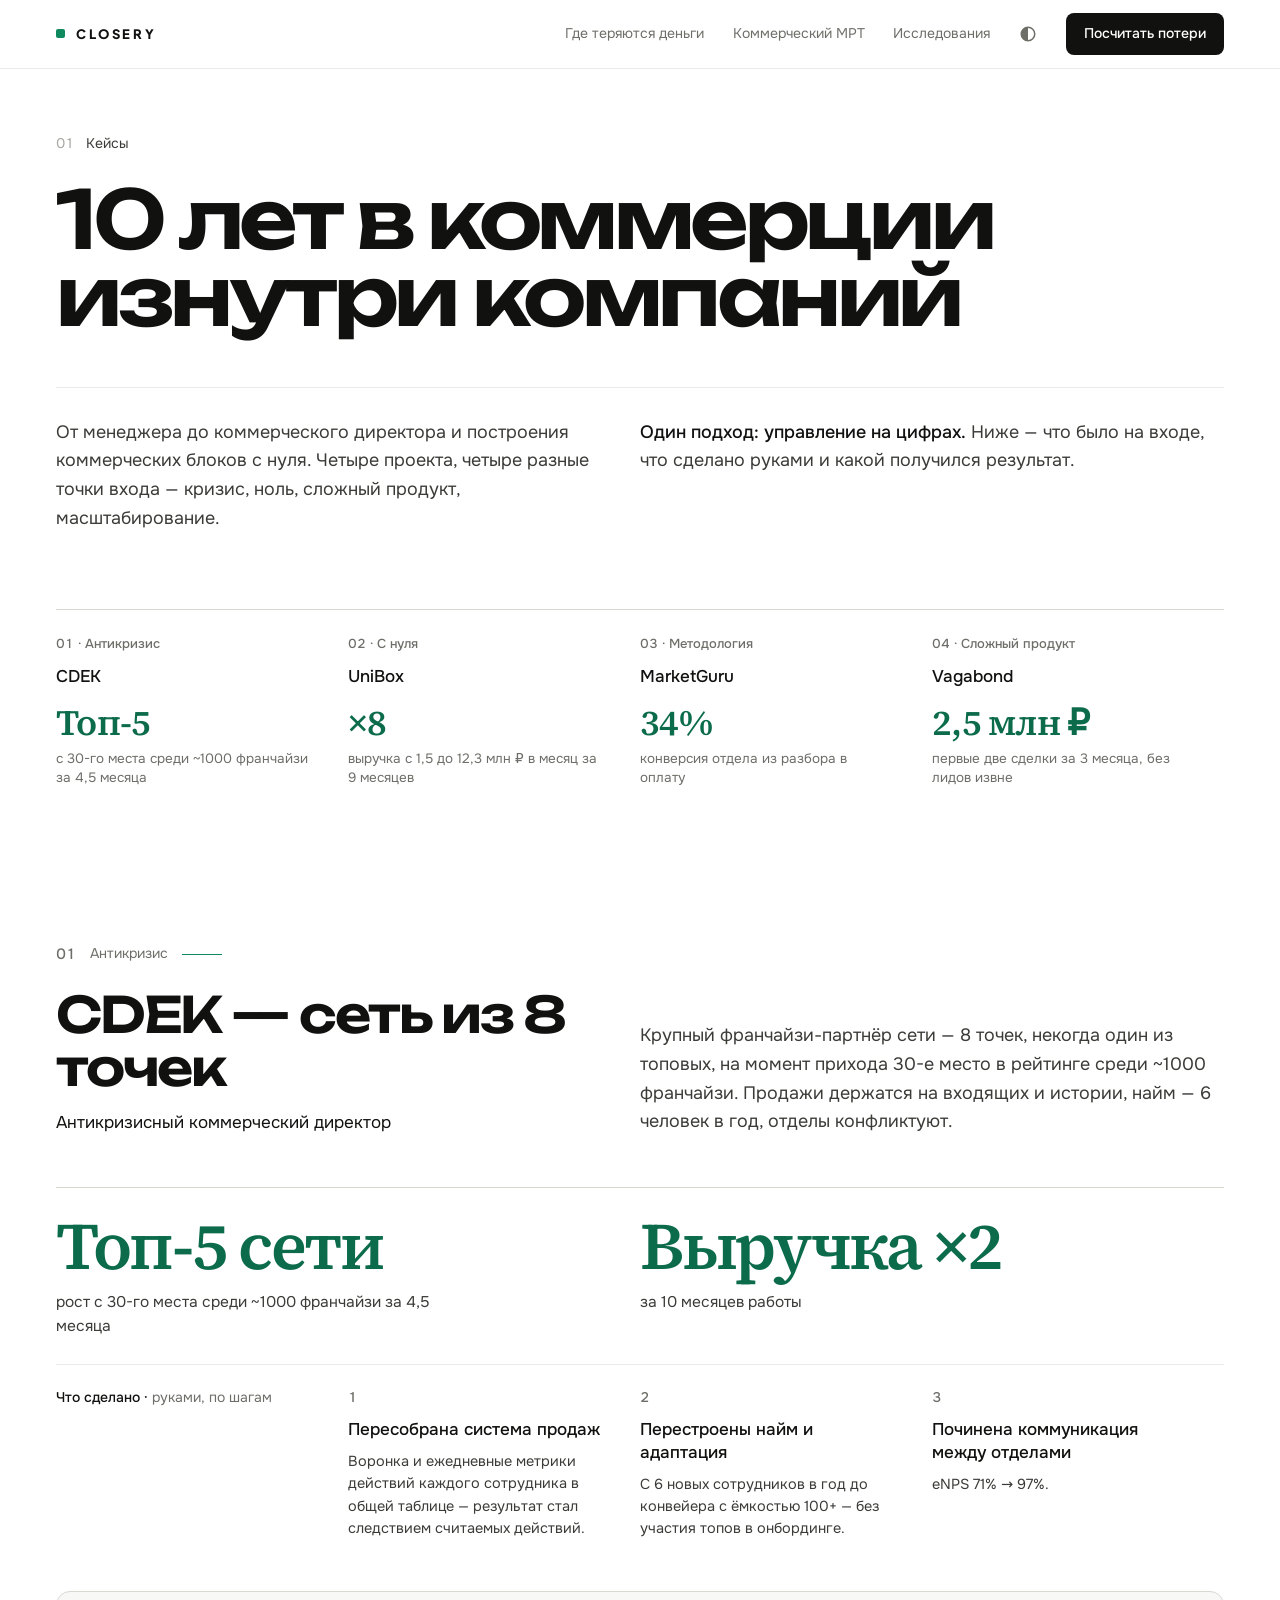
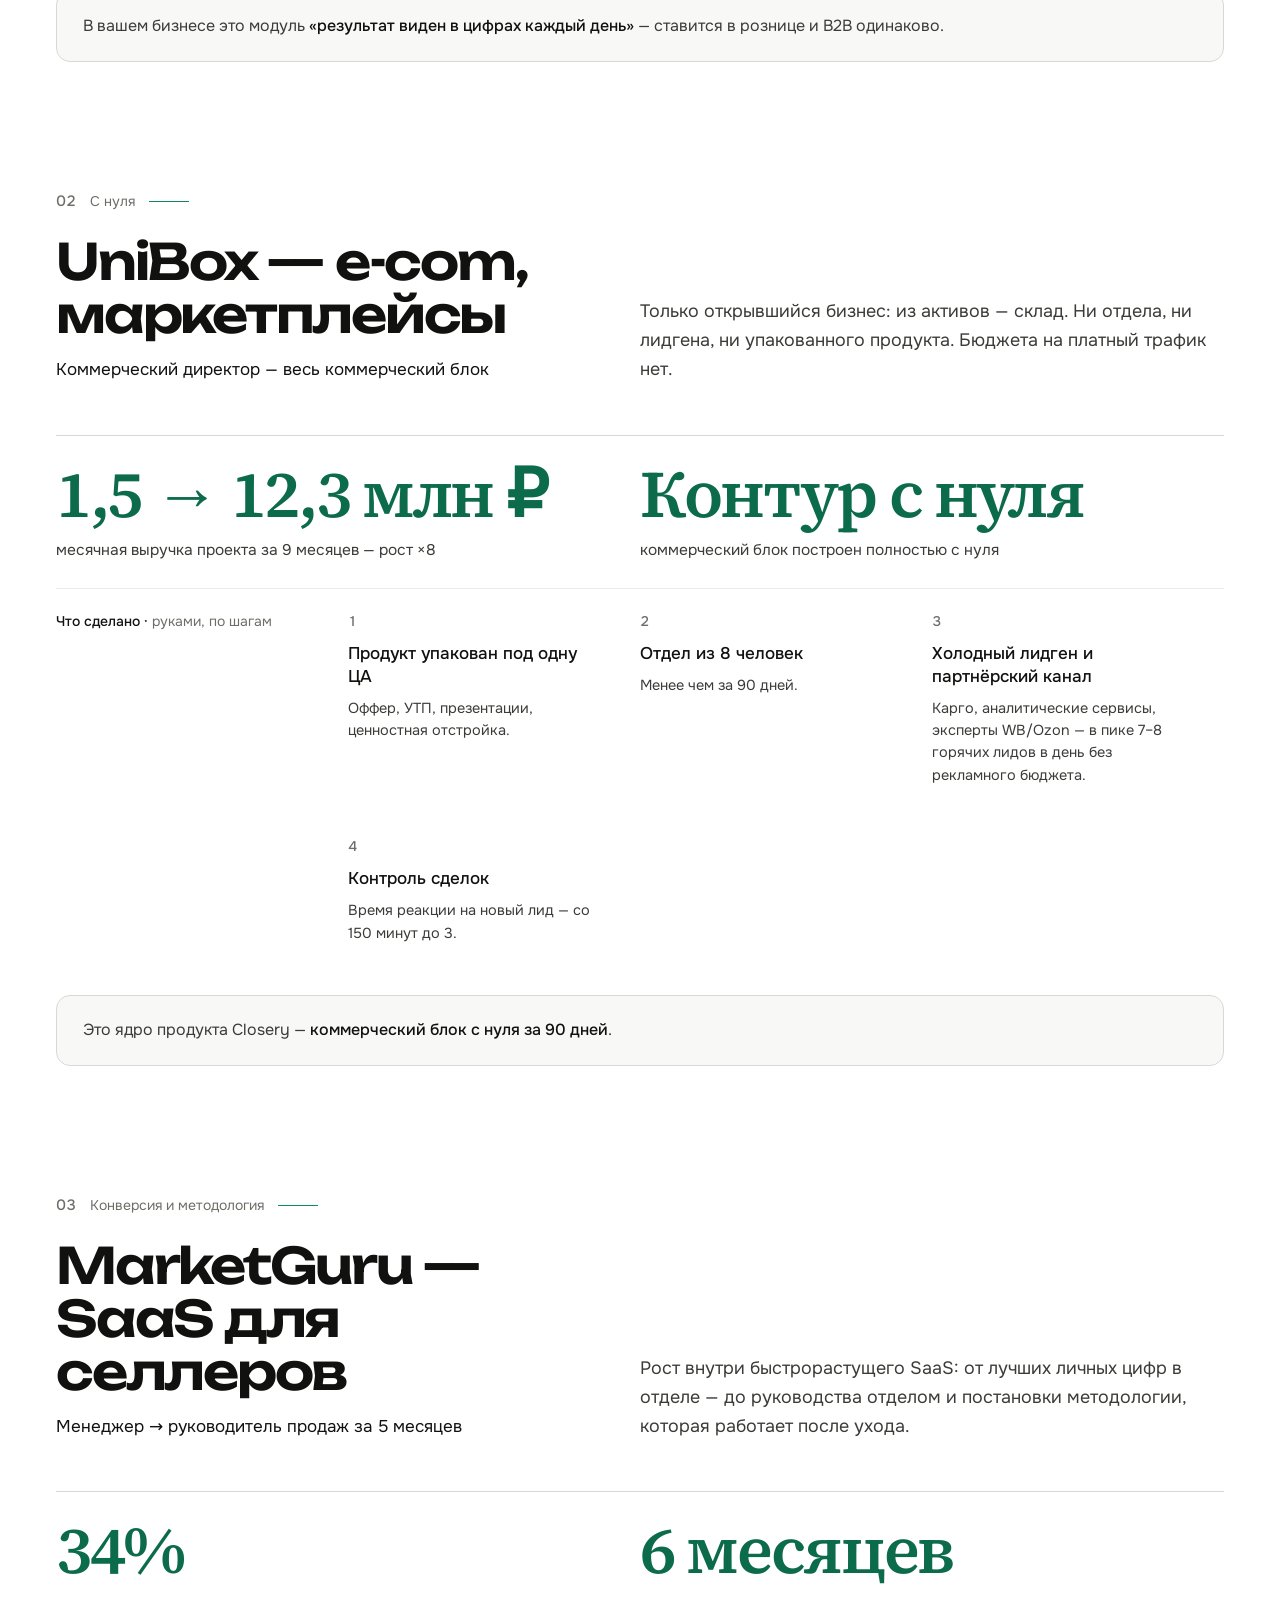
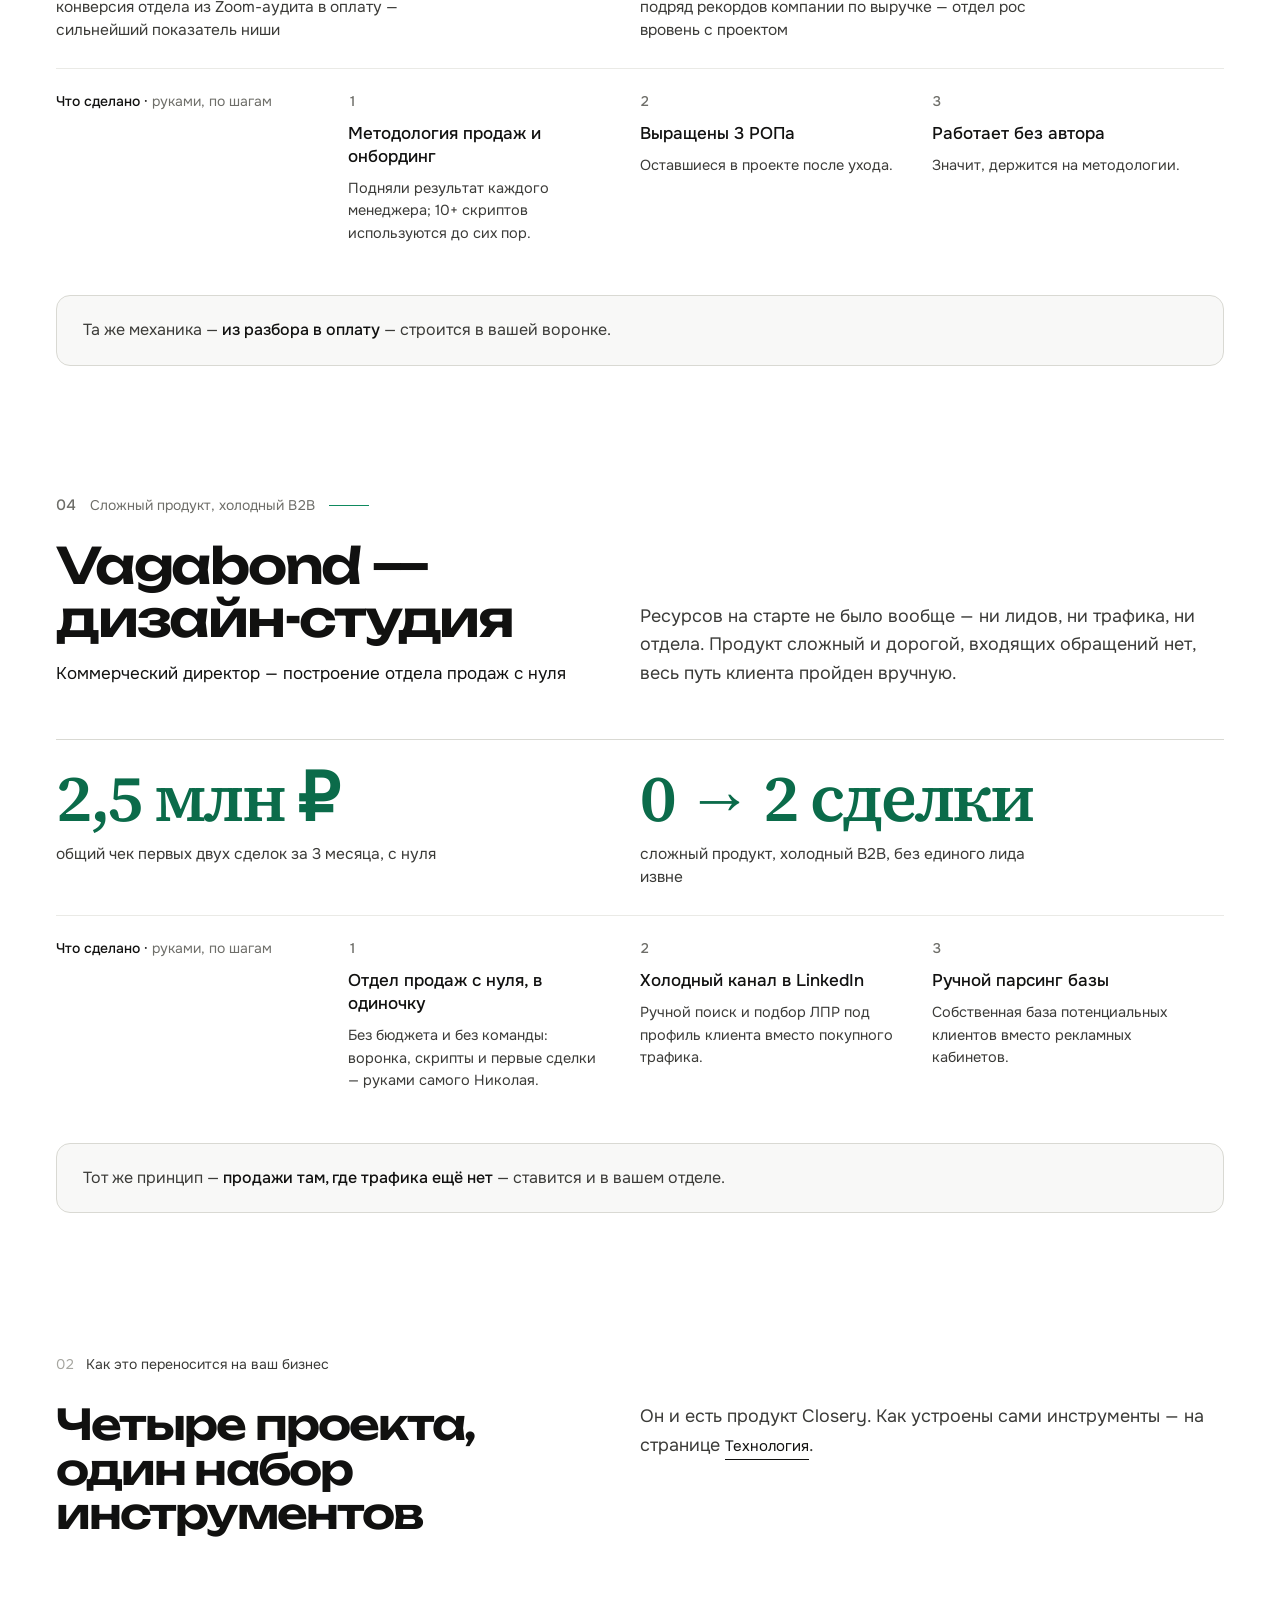
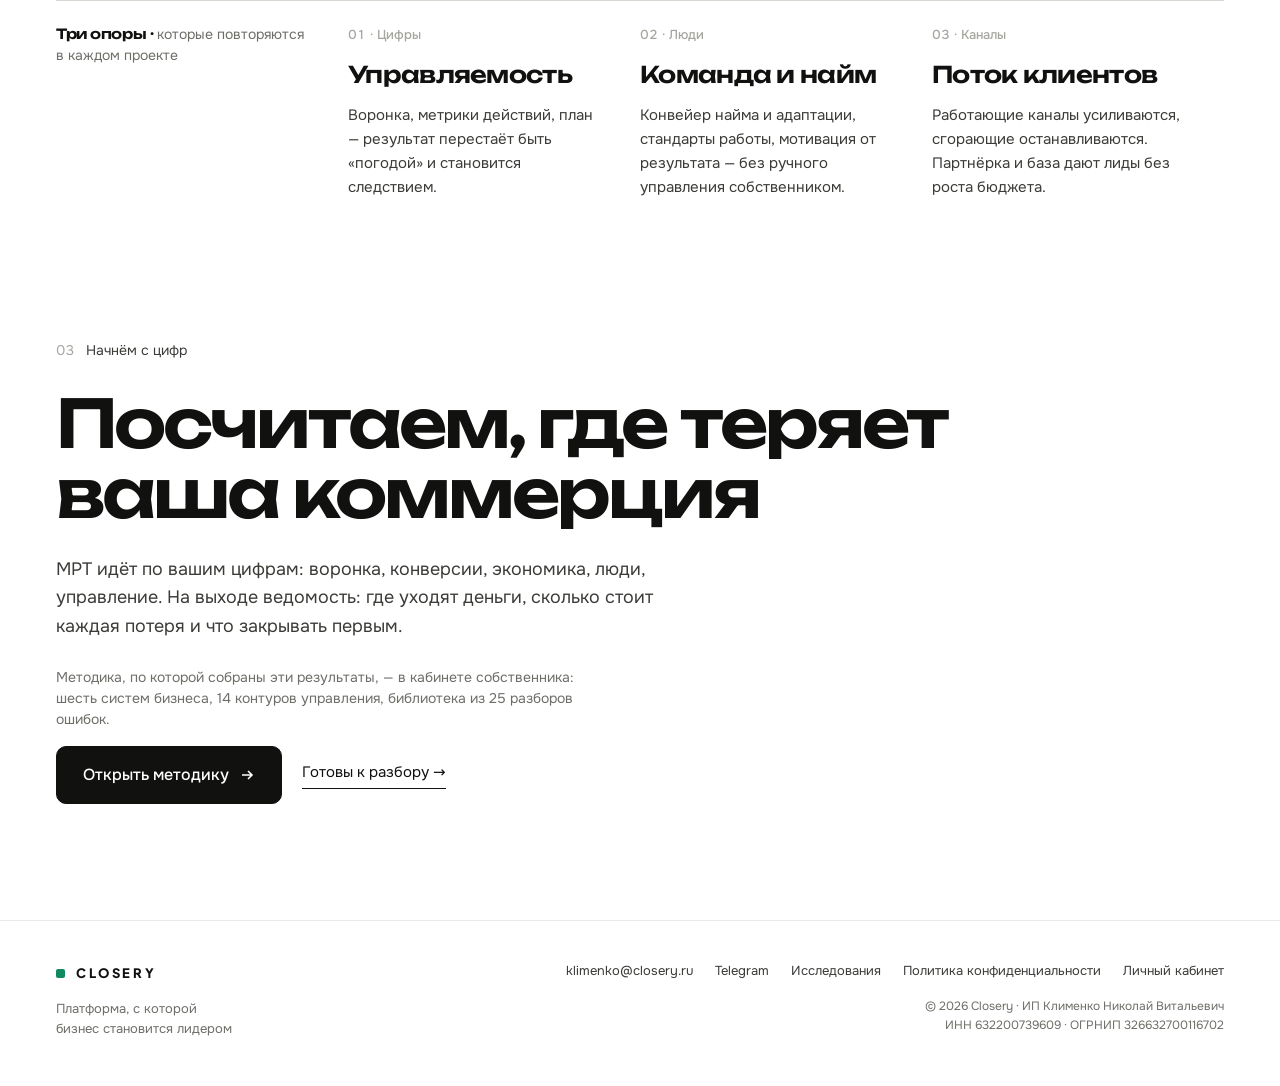
<file: cases/index.html>
<!DOCTYPE html>
<html lang="ru">
<head>
<meta charset="utf-8">
<meta name="viewport" content="width=device-width, initial-scale=1">
<script src="/theme.js"></script>
<title>Кейсы · Closery</title>
<meta name="description" content="Четыре проекта: CDEK, UniBox, MarketGuru, Vagabond. Кризис, ноль, методология, сложный продукт — и один подход: управление на цифрах.">
<meta name="robots" content="noindex, follow">
<link rel="canonical" href="https://closery.ru/cases/">
<meta property="og:type" content="website">
<meta property="og:site_name" content="Closery">
<meta property="og:title" content="Кейсы · Closery">
<meta property="og:description" content="Четыре проекта, четыре точки входа — кризис, ноль, сложный продукт, масштабирование. Один подход: управление на цифрах.">
<meta property="og:url" content="https://closery.ru/cases/">
<meta property="og:image" content="https://closery.ru/og.png">
<meta name="twitter:card" content="summary_large_image">
<link rel="icon" href="/favicon.ico" sizes="any">
<link rel="icon" type="image/png" sizes="32x32" href="/favicon-32.png">
<link rel="apple-touch-icon" href="/apple-touch-icon.png">
<link rel="preload" href="/fonts/unbounded-cyrillic-600-normal.woff2" as="font" type="font/woff2" crossorigin>
<link rel="stylesheet" href="/site.css">
<style>
:root{--cg:clamp(24px,3vw,56px)}
.hero{padding-top:clamp(40px,5vw,80px)}
.hero h1{max-width:18ch}
.hero-row{display:grid;grid-template-columns:minmax(0,1fr);gap:28px;margin-top:clamp(36px,4vw,60px);padding-top:30px;border-top:1px solid var(--rule)}
@media(min-width:981px){.hero-row{grid-template-columns:50% 50%;gap:0}.hero-row>:first-child{padding-right:var(--cg)}}

/* оглавление: четыре компании и главная цифра */
.idx{display:grid;grid-template-columns:repeat(4,minmax(0,1fr));margin-top:clamp(56px,6vw,96px);border-top:1px solid var(--rule-2)}
.idx a{display:block;padding:24px var(--cg) 26px 0;text-decoration:none;border-bottom:1px solid transparent;transition:border-color .3s}
.idx a:hover{border-bottom-color:var(--ok)}
.idx small{display:block;font-size:13px;color:var(--ink-3)}
.idx b{display:block;font-weight:500;font-size:17px;margin:10px 0 14px}
.idx strong{display:block;font-family:var(--num);font-weight:600;font-size:clamp(28px,2.8vw,42px);line-height:1;color:var(--ok-soft);letter-spacing:-.02em}
.idx span{display:block;font-size:13.5px;color:var(--ink-3);margin-top:8px;line-height:1.45}
@media(max-width:900px){.idx{grid-template-columns:minmax(0,1fr) minmax(0,1fr)}}
@media(max-width:520px){.idx{grid-template-columns:minmax(0,1fr)}}

/* кейс */
.case{padding-top:clamp(96px,10vw,160px)}
.case-top{display:grid;grid-template-columns:minmax(0,1fr);gap:24px;align-items:end}
@media(min-width:981px){.case-top{grid-template-columns:50% 50%;gap:0}.case-top>:first-child{padding-right:var(--cg)}}
.case-n{font-family:var(--num);font-weight:600;font-size:15px;color:var(--ink-3);display:flex;gap:14px;align-items:center;margin-bottom:22px}
.case-n::after{content:"";width:40px;height:1px;background:var(--ok)}
.case-n i{font-style:normal;color:var(--ink-3);font-family:var(--ui);font-weight:400;font-size:14px}
.case h2{font-size:clamp(28px,3.9vw,60px);overflow-wrap:break-word}
.case-role{margin-top:16px;font-size:17px;color:var(--ink)}
.case-ctx{font-size:clamp(17px,1.4vw,20px);line-height:1.6;color:var(--ink-2)}
.res{display:grid;grid-template-columns:minmax(0,1fr);gap:0;margin-top:clamp(40px,4vw,64px);border-top:1px solid var(--rule-2)}
@media(min-width:701px){.res{grid-template-columns:50% 50%}}
.res div{padding:26px var(--cg) 26px 0}
@media(min-width:701px){.res div+div{padding-left:0}}
.res b{display:block;font-family:var(--num);font-weight:600;font-size:clamp(40px,5.2vw,88px);line-height:.95;letter-spacing:-.035em;color:var(--ok-soft)}
.res span{display:block;margin-top:14px;font-size:15.5px;color:var(--ink-2);max-width:40ch;line-height:1.5}
.did{display:grid;grid-template-columns:minmax(0,1fr);gap:0;border-top:1px solid var(--rule)}
@media(min-width:901px){.did{grid-template-columns:repeat(var(--n,3),minmax(0,1fr))}}
.did div{padding:22px var(--cg) 0 0}
.did small{display:block;font-family:var(--num);font-weight:600;font-size:14px;color:var(--ink-3);margin-bottom:10px}
.did b{display:block;font-weight:500;font-size:17px;line-height:1.35;margin-bottom:8px}
.did p{font-size:14.5px;line-height:1.55;color:var(--ink-2)}
.transfer{margin-top:clamp(36px,4vw,56px);padding:22px 26px;border:1px solid var(--rule-2);border-radius:14px;background:color-mix(in srgb,var(--paper-2) 50%,transparent);font-size:16px;line-height:1.55;color:var(--ink-2)}
.transfer b{color:var(--ink);font-weight:500}

/* что переносится */
.how{display:grid;grid-template-columns:minmax(0,1fr);border-top:1px solid var(--rule-2);margin-top:clamp(40px,5vw,72px)}
@media(min-width:901px){.how{grid-template-columns:repeat(3,33.3333%)}}
.how div{padding:24px var(--cg) 0 0}
.how small{display:block;font-family:var(--ui);font-weight:500;font-size:13px;color:var(--ink-4);font-feature-settings:"tnum" 1;margin-bottom:12px}
.how b{display:block;font-family:var(--disp);font-weight:600;font-size:clamp(20px,1.8vw,26px);letter-spacing:-.03em;margin-bottom:10px}
.how p{font-size:15px;line-height:1.6;color:var(--ink-2)}
.head{display:grid;grid-template-columns:minmax(0,1fr);gap:24px;align-items:end}
@media(min-width:981px){.head{grid-template-columns:50% 50%;gap:0}.head>:first-child{padding-right:var(--cg)}}
.sec{padding-top:clamp(110px,11vw,180px)}
.end{padding-top:clamp(110px,11vw,180px);padding-bottom:clamp(90px,9vw,140px)}
.end h2{max-width:16ch;font-size:clamp(36px,5.2vw,84px)}
.end .lede{margin-top:26px}
.hero-cta{display:flex;flex-wrap:wrap;align-items:center;gap:12px 20px;margin-top:34px}
.cab-why{margin-top:26px;font-size:14px;line-height:1.5;color:var(--ink-3);max-width:60ch}
.cab-why+.hero-cta{margin-top:16px}

/* ── сетка из четырёх колонок: линии 25 / 50 / 75%. Тройные блоки получают подпись в первой четверти ── */
.c4{font-size:14px;line-height:1.5;color:var(--ink-3);padding-right:var(--cg)}
.c4 b{display:block;font-weight:500;font-size:15px;color:var(--ink);margin-bottom:6px}
@media(min-width:1001px){
  .g4{display:grid!important;grid-template-columns:repeat(4,25%)!important;column-gap:0!important;row-gap:28px}
  .g4>*{padding-right:var(--cg)}
  .g4>.c4{padding-top:22px}
}
@media(max-width:1000px){.g4{display:grid!important;grid-template-columns:minmax(0,1fr)!important}.c4{padding:0 0 4px}}
@media(min-width:981px){.head,.how-head{align-items:start!important}.head>:last-child,.how-head>:last-child{padding-top:48px}}

@media(min-width:1001px){.did>div:nth-child(5){grid-column:2}}

/* мелкий текст без засечек: засечки только у крупных цифр и цитат */
.chk-n,.three b,.prob i,.prob em,.sys p b,.leak-w,.leak-l span,.terms .n,.steps .n,.step-n,.q-table .sc,.fun p b,.errc h5 em,.bars .m,.rev div::before,.errc ol li::before,.did small,.how small,.case-n,.idx small,.card-err-h em{font-family:var(--ui)!important;font-weight:500!important;font-feature-settings:"tnum" 1,"lnum" 1}
.c4{font-size:14px!important;line-height:1.5;color:var(--ink-3)}
.c4 b{display:inline!important;font-size:inherit!important;font-weight:500!important;color:var(--ink)!important;margin:0!important}
.c4 b::after{content:" · "}
</style>
<!-- Yandex.Metrika counter -->
<script type="text/javascript">
    (function(m,e,t,r,i,k,a){
        m[i]=m[i]||function(){(m[i].a=m[i].a||[]).push(arguments)};
        m[i].l=1*new Date();
        for (var j = 0; j < document.scripts.length; j++) {if (document.scripts[j].src === r) { return; }}
        k=e.createElement(t),a=e.getElementsByTagName(t)[0],k.async=1,k.src=r,a.parentNode.insertBefore(k,a)
    })(window, document,'script','https://mc.webvisor.org/metrika/tag_ww.js?id=113130091', 'ym');

    ym(113130091, 'init', {ssr:true, webvisor:true, clickmap:true, ecommerce:"dataLayer", referrer: document.referrer, url: location.href, accurateTrackBounce:true, trackLinks:true});

    /* Цели: клик в Telegram и на почту — главные действия сайта */
    document.addEventListener('click', function(ev){
        var a = ev.target.closest && ev.target.closest('a[href]'); if(!a) return;
        if(a.href.indexOf('t.me/klimenko_prod') > -1 && (!window.closeryLead || /telegram/i.test(a.textContent) || a.closest('footer') || a.closest('.lf'))) ym(113130091, 'reachGoal', 'tg_click');
        else if(a.href.indexOf('mailto:klimenko@') === 0) ym(113130091, 'reachGoal', 'mail_click');
    }, true);
</script>
<!-- /Yandex.Metrika counter -->
<script>document.documentElement.classList.add('js')</script>
</head>
<body>
<noscript><div><img src="https://mc.yandex.ru/watch/113130091" style="position:absolute; left:-9999px;" alt="" /></div></noscript>

<header class="bar">
  <div class="w bar-in">
    <a class="logo" href="/"><i></i>Closery</a>
    <nav class="bar-nav">
      <a class="bar-lnk" href="/#leaks">Где теряются деньги</a>
      <a class="bar-lnk" href="/mri/">Коммерческий МРТ</a>
      <a class="bar-lnk" href="/research/">Исследования</a>
      <a class="bar-cta" href="https://lk.closery.ru/register?next=/start&amp;utm_source=site&amp;utm_content=cases-header">Посчитать потери</a>
      <button class="bar-burger" id="barBurger" aria-label="Меню" aria-expanded="false"><span></span><span></span><span></span></button>
    </nav>
  </div>
  <i class="progress" id="progress"></i>
</header>
<div class="bar-mobile" id="barMobile"><a href="/">Главная</a><a href="/#leaks">Где теряются деньги</a><a href="/mri/">Коммерческий МРТ</a><a href="/research/">Исследования</a><a href="https://lk.closery.ru/register?next=/start&amp;utm_source=site&amp;utm_content=cases-menu">Посчитать потери</a></div>

<main id="top">

<section class="w hero">
  <p class="kick rv">Кейсы</p>
  <h1 class="rv">10 лет в коммерции изнутри компаний</h1>
  <div class="hero-row">
    <p class="lede rv">От менеджера до коммерческого директора и построения коммерческих блоков с нуля. Четыре проекта, четыре разные точки входа — кризис, ноль, сложный продукт, масштабирование.</p>
    <p class="lede rv"><strong>Один подход: управление на цифрах.</strong> Ниже — что было на входе, что сделано руками и какой получился результат.</p>
  </div>
  <nav class="idx rv" aria-label="Проекты">
    <a href="#cdek"><small>01 · Антикризис</small><b>CDEK</b><strong>Топ-5</strong><span>с 30-го места среди ~1000 франчайзи за 4,5 месяца</span></a>
    <a href="#unibox"><small>02 · С нуля</small><b>UniBox</b><strong>×8</strong><span>выручка с 1,5 до 12,3 млн ₽ в месяц за 9 месяцев</span></a>
    <a href="#marketguru"><small>03 · Методология</small><b>MarketGuru</b><strong>34%</strong><span>конверсия отдела из разбора в оплату</span></a>
    <a href="#vagabond"><small>04 · Сложный продукт</small><b>Vagabond</b><strong>2,5 млн ₽</strong><span>первые две сделки за 3 месяца, без лидов извне</span></a>
  </nav>
</section>

<!-- 01 CDEK -->
<section class="w case" id="cdek">
  <div class="case-top">
    <div>
      <p class="case-n rv">01 <i>Антикризис</i></p>
      <h2 class="rv">CDEK — сеть из 8 точек</h2>
      <p class="case-role rv">Антикризисный коммерческий директор</p>
    </div>
    <p class="case-ctx rv">Крупный франчайзи-партнёр сети — 8 точек, некогда один из топовых, на момент прихода 30-е место в рейтинге среди ~1000 франчайзи. Продажи держатся на входящих и истории, найм — 6 человек в год, отделы конфликтуют.</p>
  </div>
  <div class="res rv">
    <div><b>Топ-5 сети</b><span>рост с 30-го места среди ~1000 франчайзи за 4,5 месяца</span></div>
    <div><b>Выручка ×2</b><span>за 10 месяцев работы</span></div>
  </div>
  <div class="did g4 rv"><div class="c4"><b>Что сделано</b>руками, по шагам</div>
    <div><small>1</small><b>Пересобрана система продаж</b><p>Воронка и ежедневные метрики действий каждого сотрудника в общей таблице — результат стал следствием считаемых действий.</p></div>
    <div><small>2</small><b>Перестроены найм и адаптация</b><p>С 6 новых сотрудников в год до конвейера с ёмкостью 100+ — без участия топов в онбординге.</p></div>
    <div><small>3</small><b>Починена коммуникация между отделами</b><p>eNPS 71% → 97%.</p></div>
  </div>
  <p class="transfer rv">В вашем бизнесе это модуль <b>«результат виден в цифрах каждый день»</b> — ставится в рознице и B2B одинаково.</p>
</section>

<!-- 02 UniBox -->
<section class="w case" id="unibox">
  <div class="case-top">
    <div>
      <p class="case-n rv">02 <i>С нуля</i></p>
      <h2 class="rv">UniBox — e-com, маркетплейсы</h2>
      <p class="case-role rv">Коммерческий директор — весь коммерческий блок</p>
    </div>
    <p class="case-ctx rv">Только открывшийся бизнес: из активов — склад. Ни отдела, ни лидгена, ни упакованного продукта. Бюджета на платный трафик нет.</p>
  </div>
  <div class="res rv">
    <div><b>1,5&nbsp;→ 12,3&nbsp;млн&nbsp;₽</b><span>месячная выручка проекта за 9 месяцев — рост ×8</span></div>
    <div><b>Контур с нуля</b><span>коммерческий блок построен полностью с нуля</span></div>
  </div>
  <div class="did g4 rv"><div class="c4"><b>Что сделано</b>руками, по шагам</div>
    <div><small>1</small><b>Продукт упакован под одну ЦА</b><p>Оффер, УТП, презентации, ценностная отстройка.</p></div>
    <div><small>2</small><b>Отдел из 8 человек</b><p>Менее чем за 90 дней.</p></div>
    <div><small>3</small><b>Холодный лидген и партнёрский канал</b><p>Карго, аналитические сервисы, эксперты WB/Ozon — в пике 7–8 горячих лидов в день без рекламного бюджета.</p></div>
    <div><small>4</small><b>Контроль сделок</b><p>Время реакции на новый лид — со 150 минут до 3.</p></div>
  </div>
  <p class="transfer rv">Это ядро продукта Closery — <b>коммерческий блок с нуля за 90 дней</b>.</p>
</section>

<!-- 03 MarketGuru -->
<section class="w case" id="marketguru">
  <div class="case-top">
    <div>
      <p class="case-n rv">03 <i>Конверсия и методология</i></p>
      <h2 class="rv">MarketGuru — SaaS для селлеров</h2>
      <p class="case-role rv">Менеджер → руководитель продаж за 5 месяцев</p>
    </div>
    <p class="case-ctx rv">Рост внутри быстрорастущего SaaS: от лучших личных цифр в отделе — до руководства отделом и постановки методологии, которая работает после ухода.</p>
  </div>
  <div class="res rv">
    <div><b>34%</b><span>конверсия отдела из Zoom-аудита в оплату — сильнейший показатель ниши</span></div>
    <div><b>6 месяцев</b><span>подряд рекордов компании по выручке — отдел рос вровень с проектом</span></div>
  </div>
  <div class="did g4 rv"><div class="c4"><b>Что сделано</b>руками, по шагам</div>
    <div><small>1</small><b>Методология продаж и онбординг</b><p>Подняли результат каждого менеджера; 10+ скриптов используются до сих пор.</p></div>
    <div><small>2</small><b>Выращены 3 РОПа</b><p>Оставшиеся в проекте после ухода.</p></div>
    <div><small>3</small><b>Работает без автора</b><p>Значит, держится на методологии.</p></div>
  </div>
  <p class="transfer rv">Та же механика — <b>из разбора в оплату</b> — строится в вашей воронке.</p>
</section>

<!-- 04 Vagabond -->
<section class="w case" id="vagabond">
  <div class="case-top">
    <div>
      <p class="case-n rv">04 <i>Сложный продукт, холодный B2B</i></p>
      <h2 class="rv">Vagabond — дизайн-студия</h2>
      <p class="case-role rv">Коммерческий директор — построение отдела продаж с нуля</p>
    </div>
    <p class="case-ctx rv">Ресурсов на старте не было вообще — ни лидов, ни трафика, ни отдела. Продукт сложный и дорогой, входящих обращений нет, весь путь клиента пройден вручную.</p>
  </div>
  <div class="res rv">
    <div><b>2,5 млн ₽</b><span>общий чек первых двух сделок за 3 месяца, с нуля</span></div>
    <div><b>0 → 2 сделки</b><span>сложный продукт, холодный B2B, без единого лида извне</span></div>
  </div>
  <div class="did g4 rv"><div class="c4"><b>Что сделано</b>руками, по шагам</div>
    <div><small>1</small><b>Отдел продаж с нуля, в одиночку</b><p>Без бюджета и без команды: воронка, скрипты и первые сделки — руками самого Николая.</p></div>
    <div><small>2</small><b>Холодный канал в LinkedIn</b><p>Ручной поиск и подбор ЛПР под профиль клиента вместо покупного трафика.</p></div>
    <div><small>3</small><b>Ручной парсинг базы</b><p>Собственная база потенциальных клиентов вместо рекламных кабинетов.</p></div>
  </div>
  <p class="transfer rv">Тот же принцип — <b>продажи там, где трафика ещё нет</b> — ставится и в вашем отделе.</p>
</section>

<section class="sec">
  <div class="w">
    <div class="head">
      <div><p class="kick rv">Как это переносится на ваш бизнес</p><h2 class="rv">Четыре проекта, один набор инструментов</h2></div>
      <p class="lede rv">Он и есть продукт Closery. Как устроены сами инструменты — на странице <a class="lnk" href="/technology/">Технология</a>.</p>
    </div>
    <div class="how g4 rv"><div class="c4"><b>Три опоры</b>которые повторяются в каждом проекте</div>
      <div><small>01 · Цифры</small><b>Управляемость</b><p>Воронка, метрики действий, план — результат перестаёт быть «погодой» и становится следствием.</p></div>
      <div><small>02 · Люди</small><b>Команда и найм</b><p>Конвейер найма и адаптации, стандарты работы, мотивация от результата — без ручного управления собственником.</p></div>
      <div><small>03 · Каналы</small><b>Поток клиентов</b><p>Работающие каналы усиливаются, сгорающие останавливаются. Партнёрка и база дают лиды без роста бюджета.</p></div>
    </div>
  </div>
</section>

<section class="w end">
  <p class="kick rv">Начнём с цифр</p>
  <h2 class="rv">Посчитаем, где теряет ваша коммерция</h2>
  <p class="lede rv">МРТ идёт по вашим цифрам: воронка, конверсии, экономика, люди, управление. На выходе ведомость: где уходят деньги, сколько стоит каждая потеря и что закрывать первым.</p>
  <p class="cab-why rv">Методика, по которой собраны эти результаты, — в кабинете собственника: шесть систем бизнеса, 14 контуров управления, библиотека из 25 разборов ошибок.</p>
  <div class="hero-cta rv">
    <a class="btn" href="https://lk.closery.ru/register?next=/systems&amp;utm_source=site&amp;utm_content=cases-final">Открыть методику <svg width="16" height="16" viewBox="0 0 16 16" fill="none" aria-hidden="true"><path d="M3 8h10M9 4l4 4-4 4" stroke="currentColor" stroke-width="1.6"/></svg></a>
    <a class="lnk" href="https://lk.closery.ru/register?next=/mri&amp;utm_source=site&amp;utm_content=cases-final-mri">Готовы к разбору →</a>
  </div>
</section>

</main>

<footer>
  <div class="w ft">
    <div>
      <a class="logo" href="/"><i></i>Closery</a>
      <div class="ft-tag">Платформа, с которой<br>бизнес становится лидером</div>
    </div>
    <div>
      <div class="ft-links">
        <a href="mailto:klimenko@closery.ru">klimenko@closery.ru</a>
        <a href="https://t.me/klimenko_prod">Telegram</a>
        <a href="/research/">Исследования</a>
        <a href="/policy/">Политика&nbsp;конфиденциальности</a>
        <a href="https://lk.closery.ru/" rel="nofollow">Личный&nbsp;кабинет</a>
      </div>
      <div class="ft-legal">© 2026 Closery · ИП Клименко Николай Витальевич<br>ИНН 632200739609 · ОГРНИП 326632700116702</div>
    </div>
  </div>
</footer>
<script src="/site.js"></script>
<script src="/lead.js" defer></script>
<script src="/cab.js" defer></script>
</body>
</html>
</file>
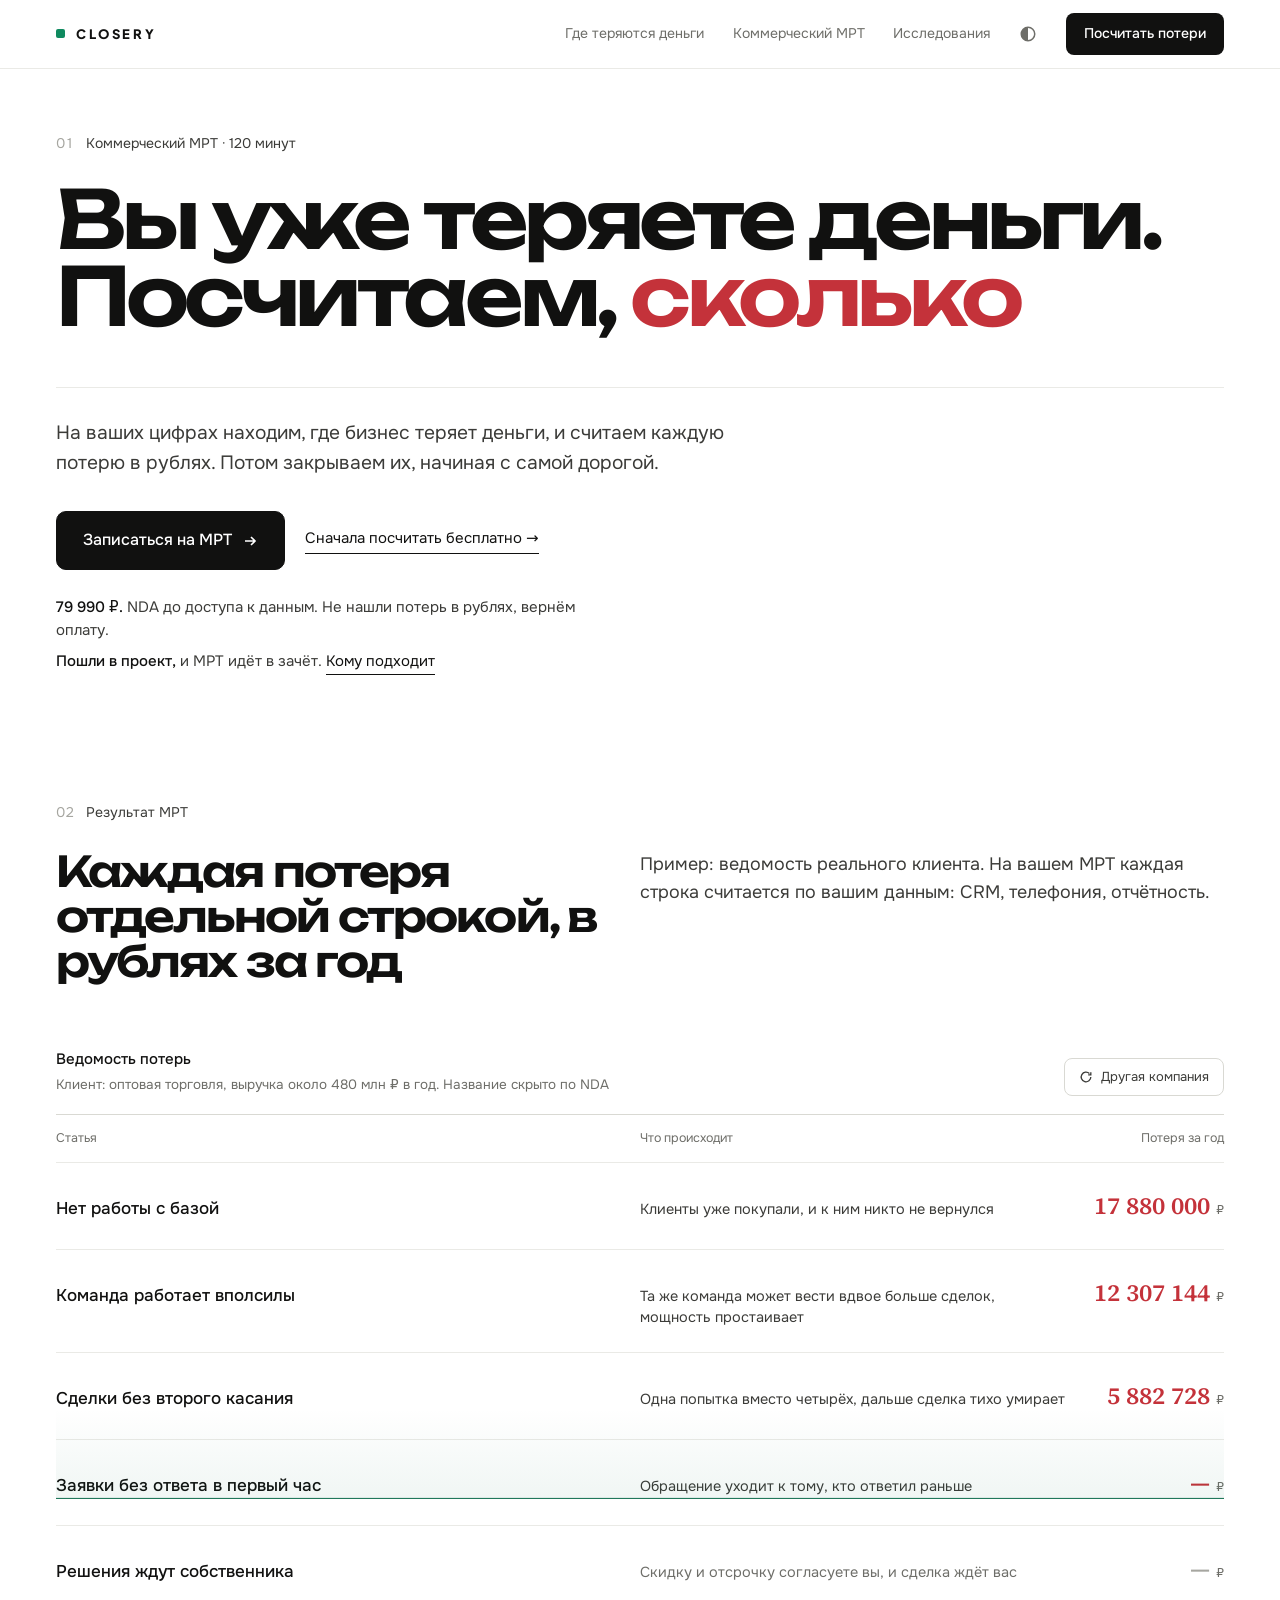
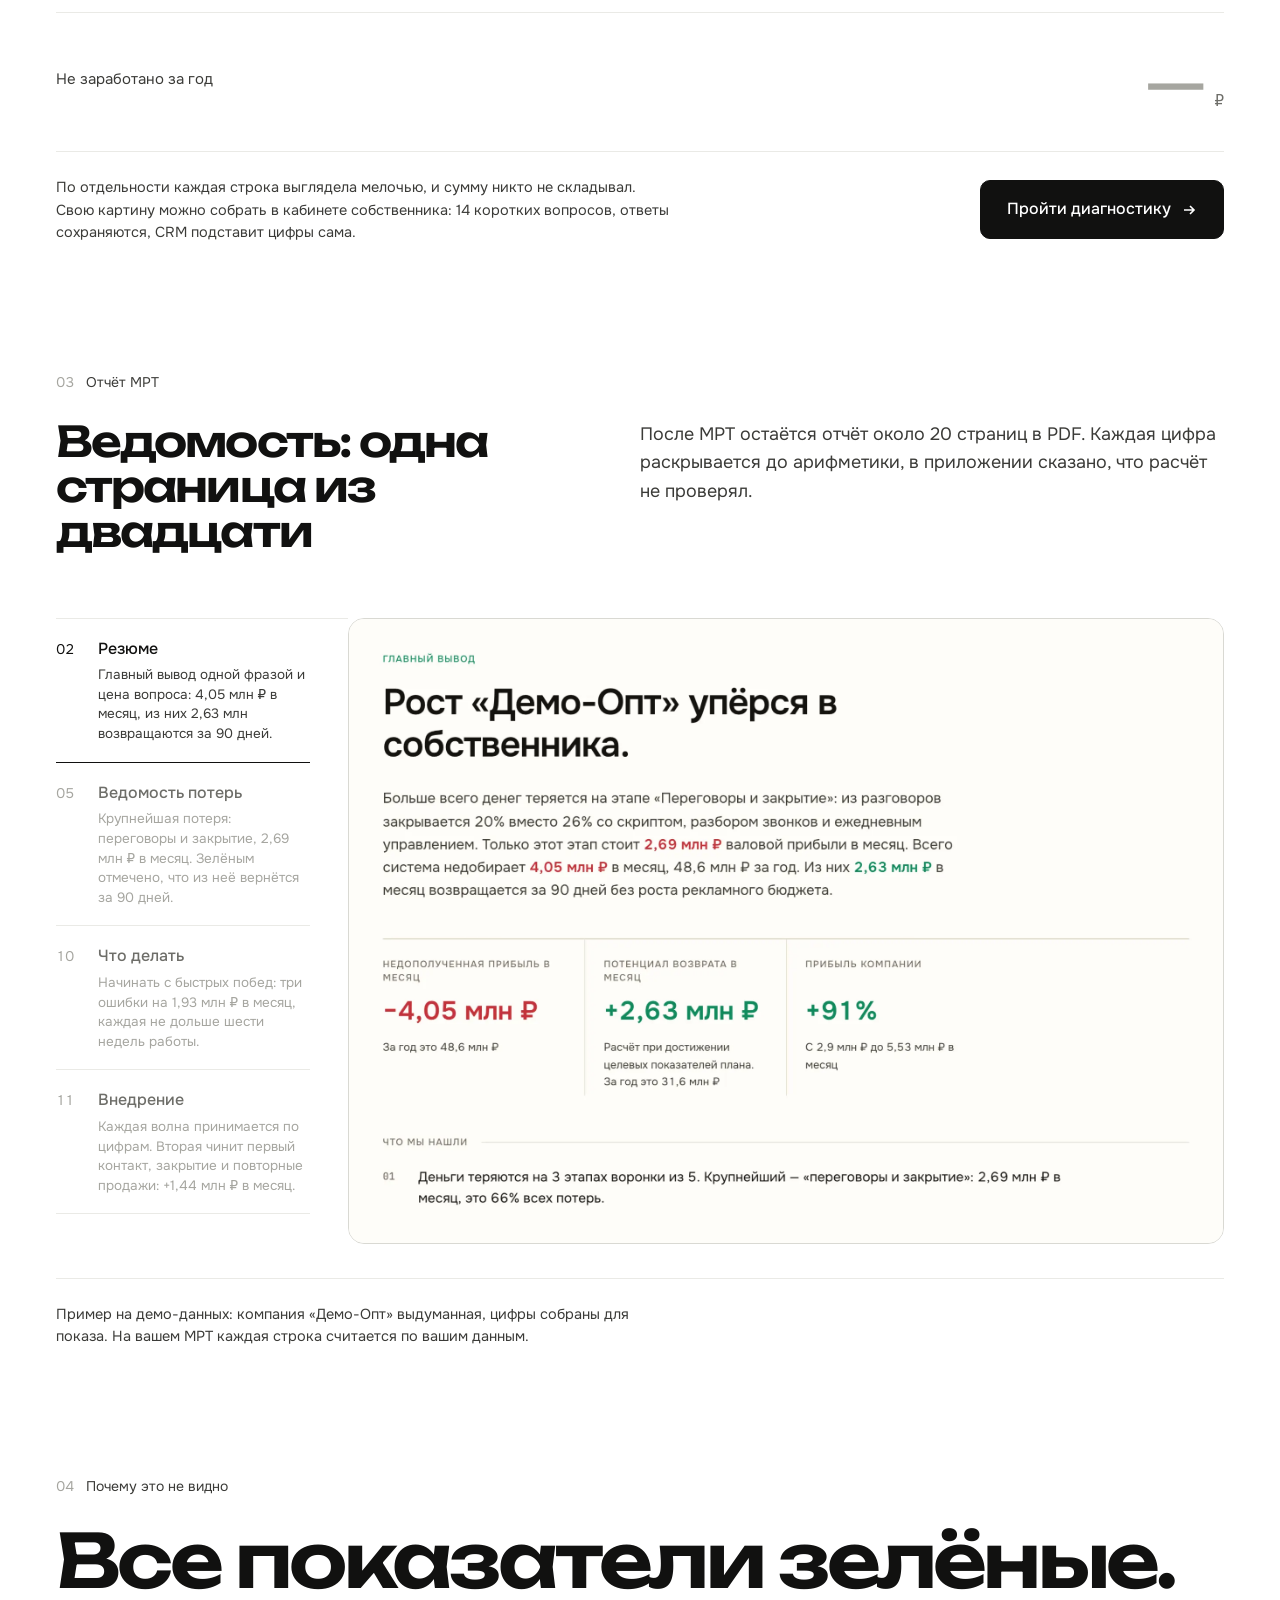
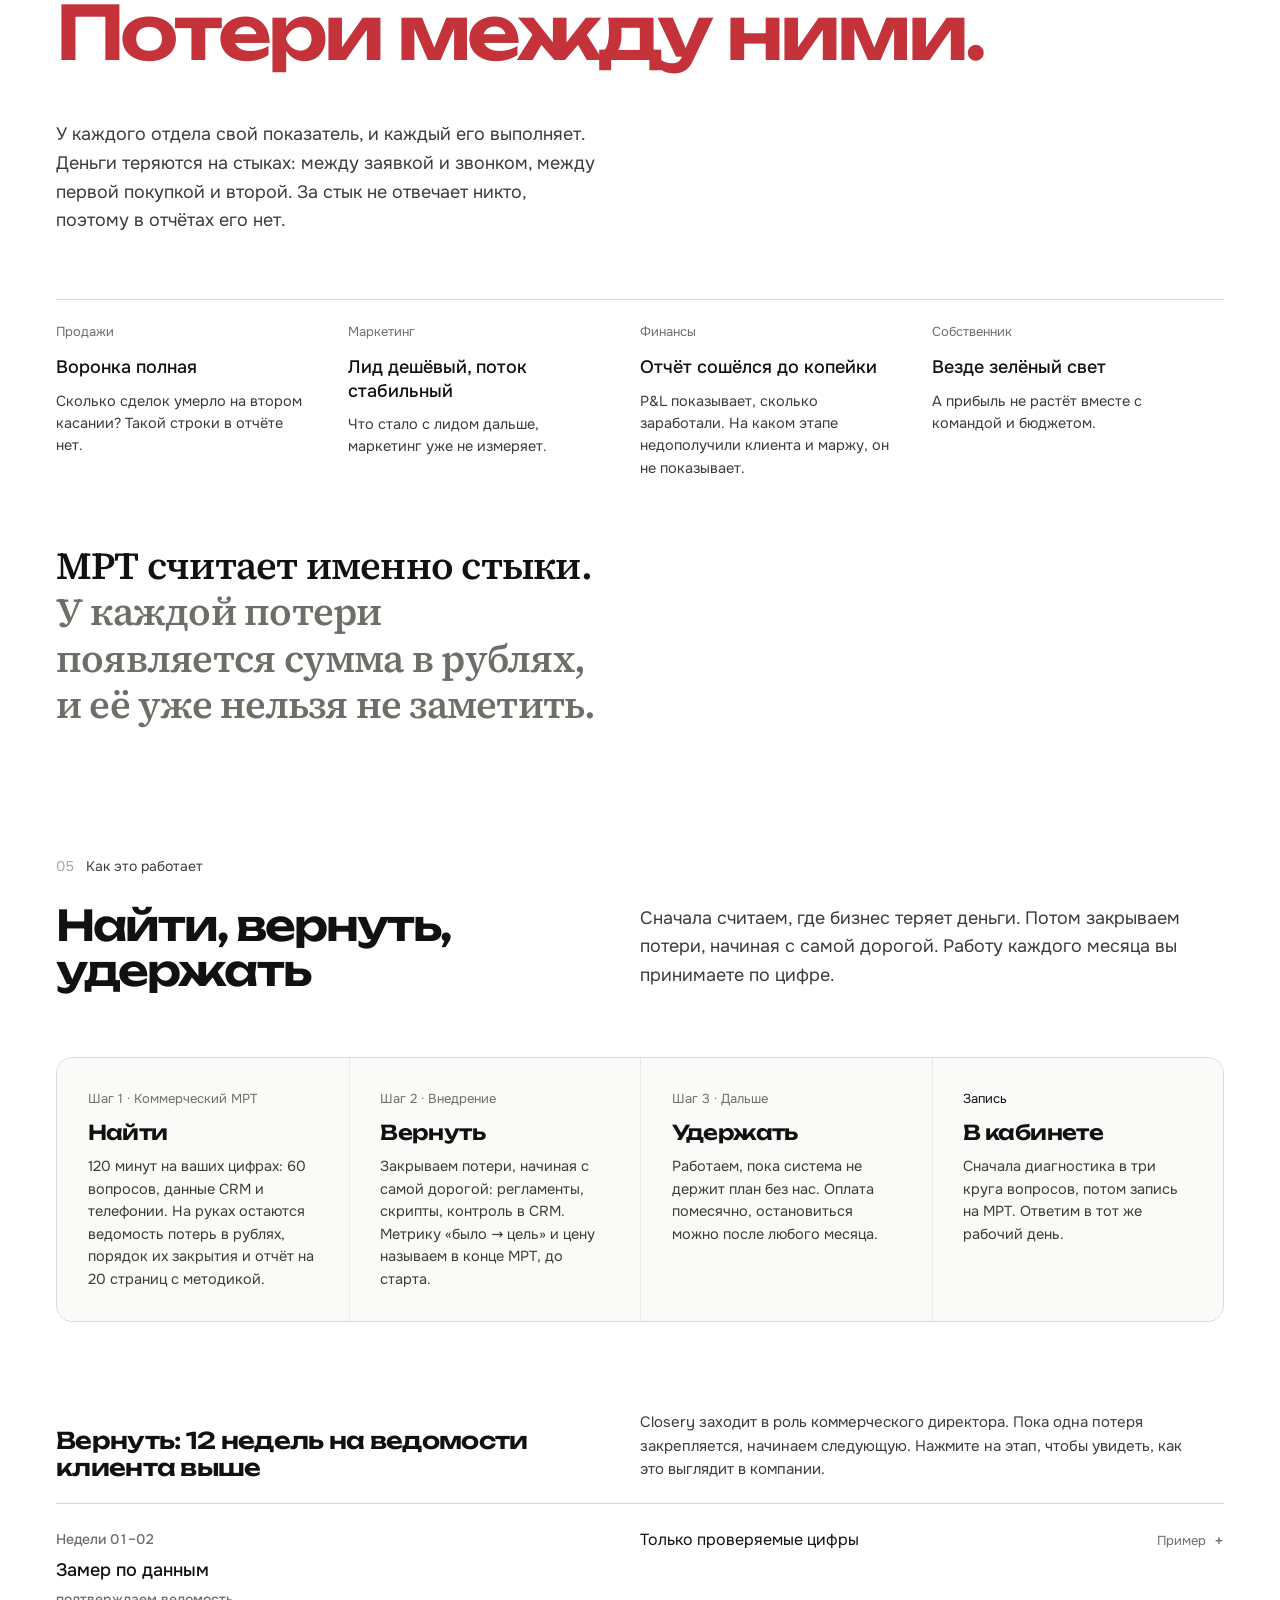
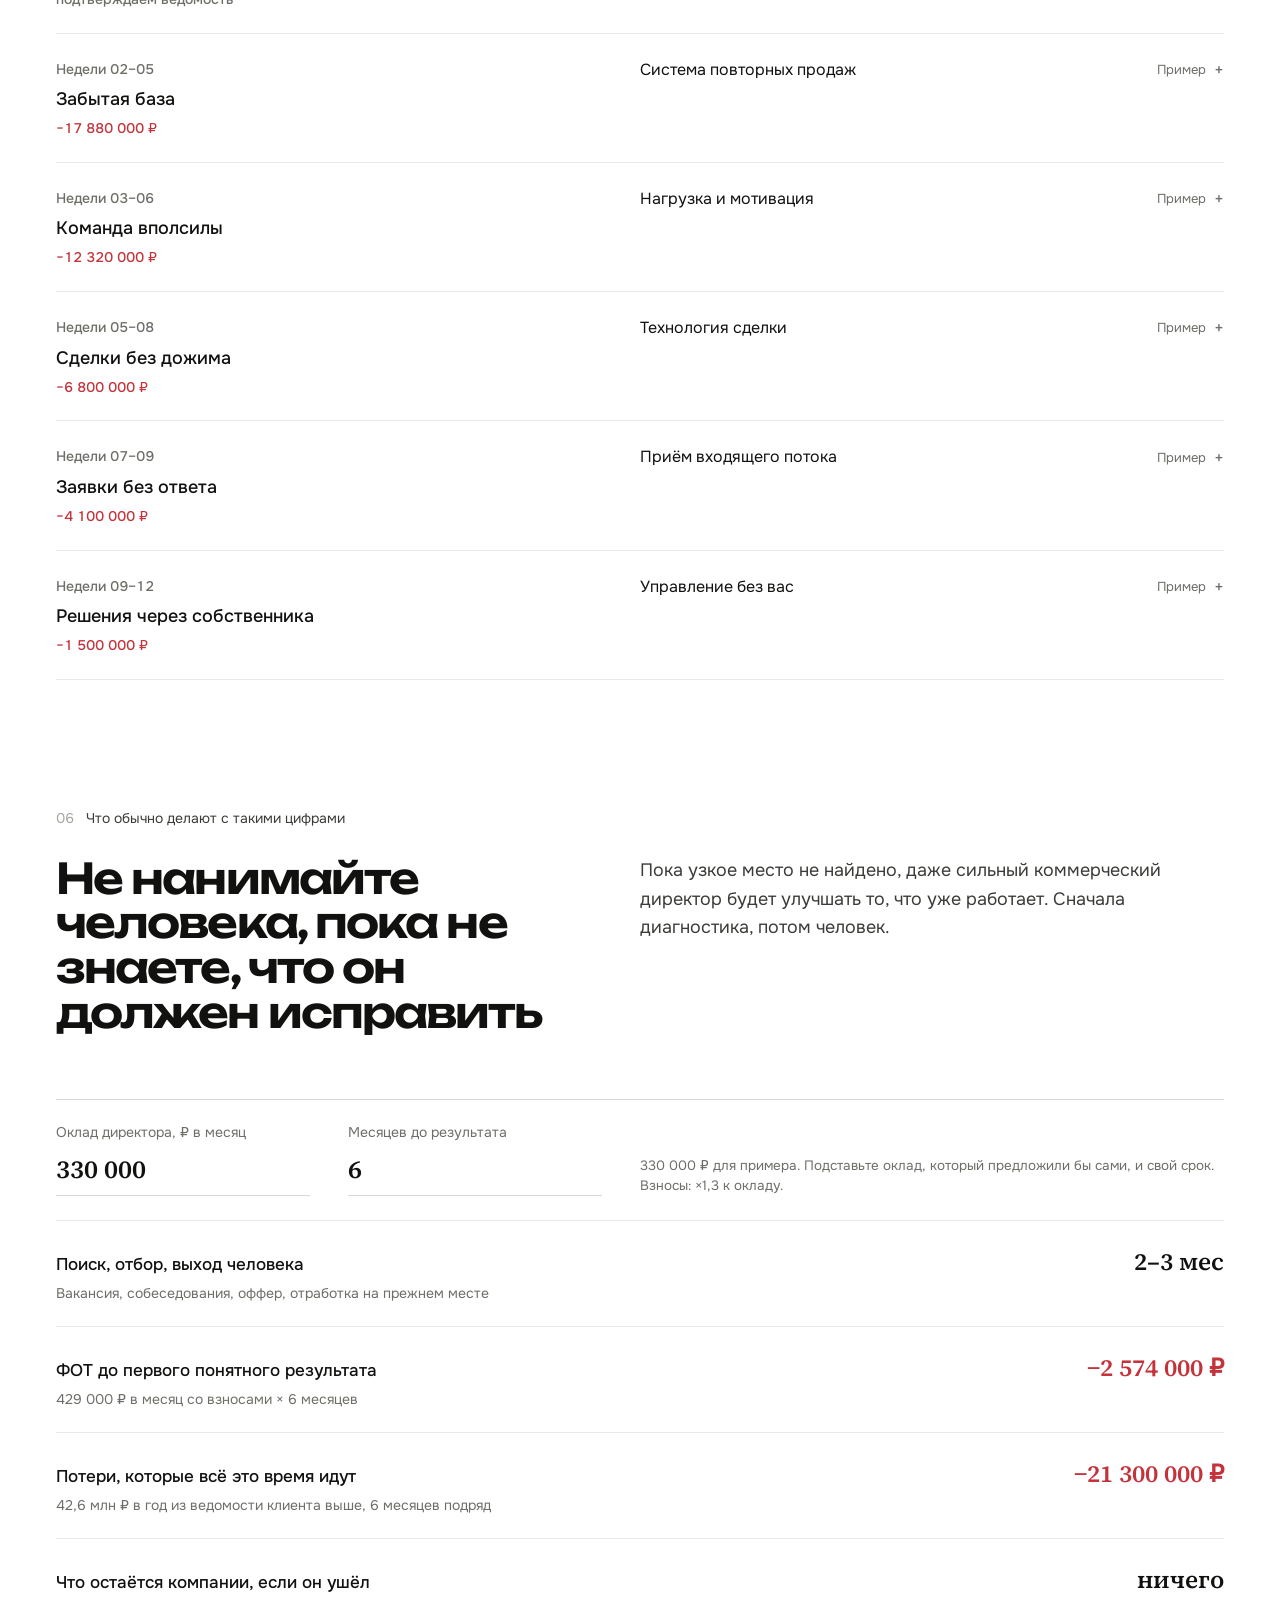
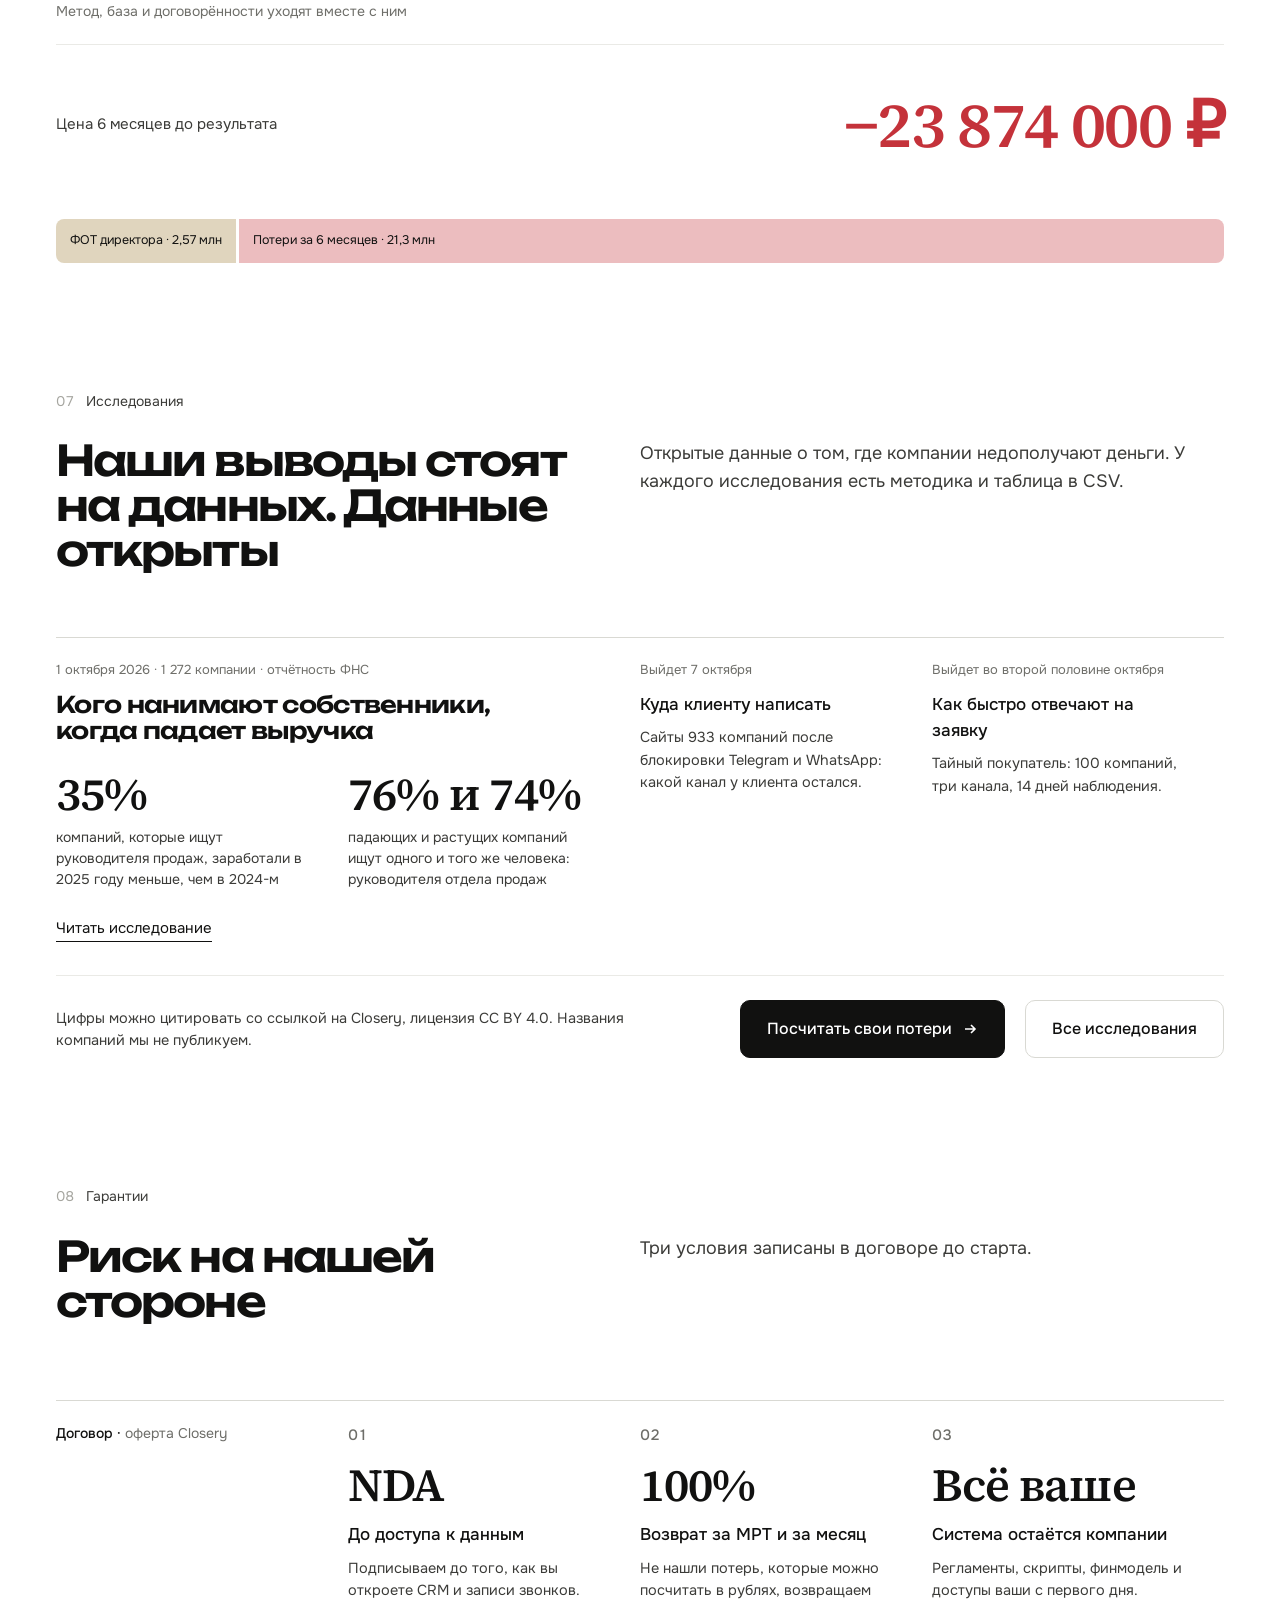
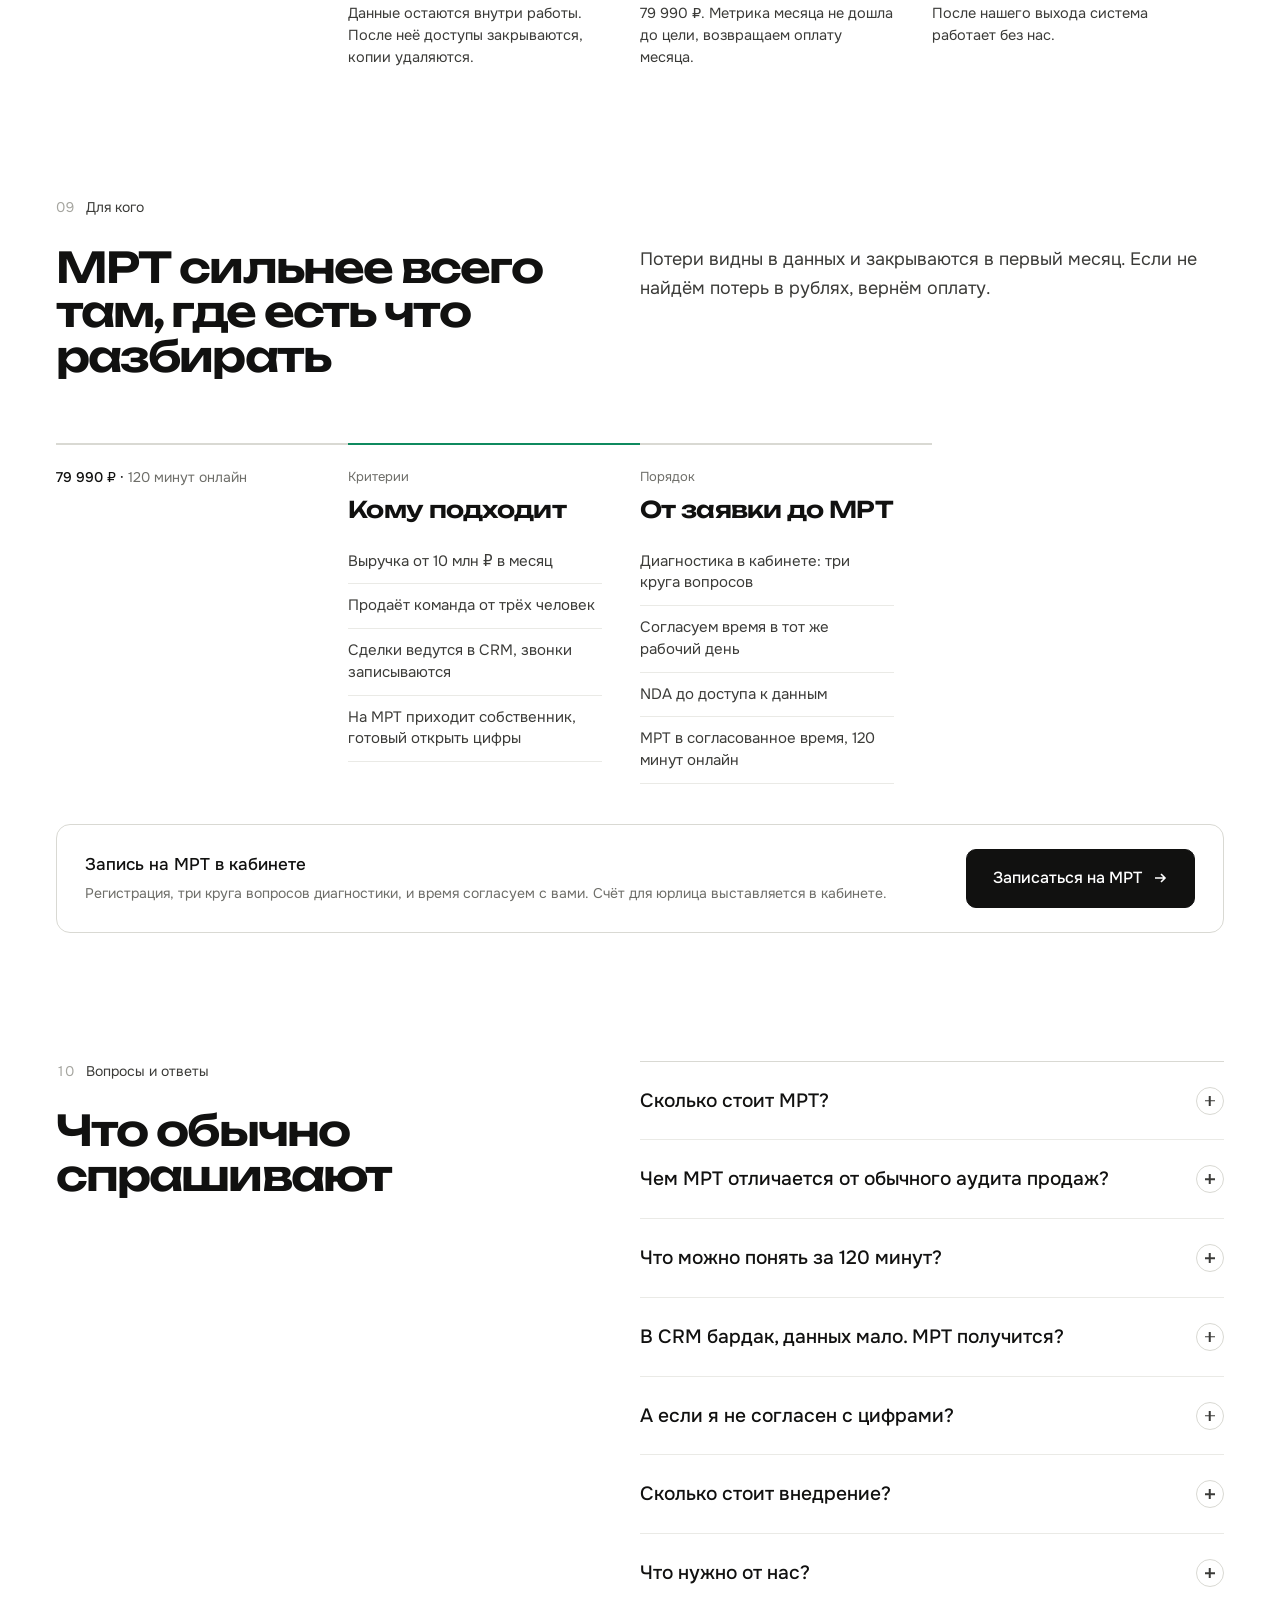
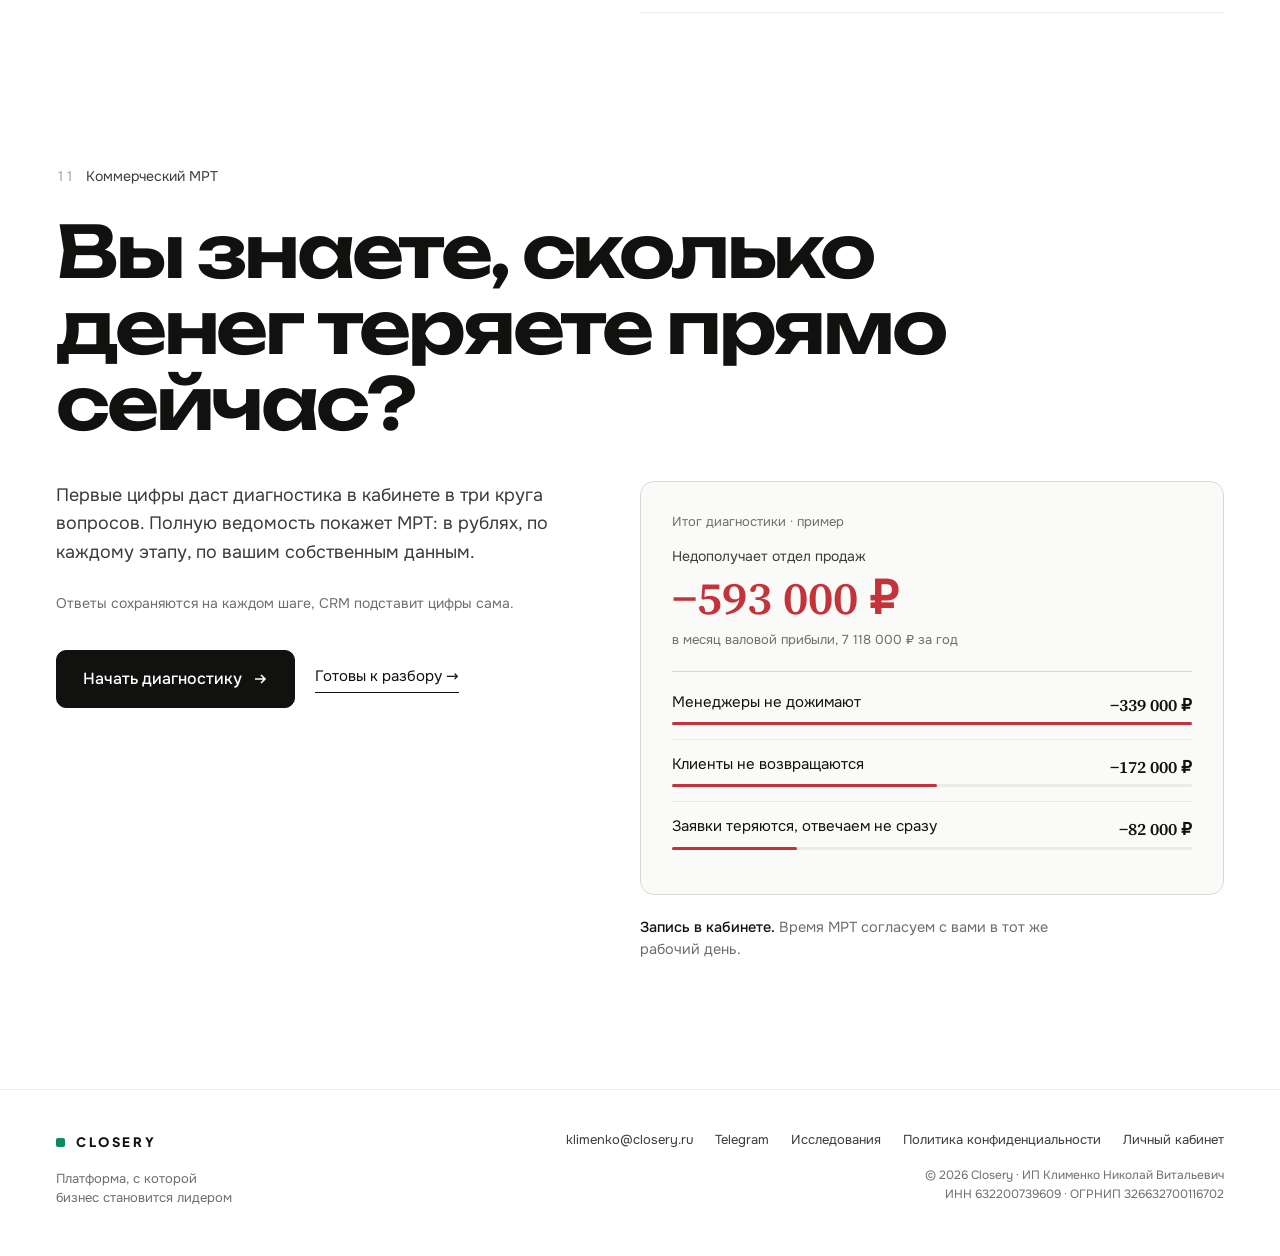
<file: mri/index.html>
<!DOCTYPE html>
<html lang="ru">
<head>
<meta charset="utf-8">
<meta name="viewport" content="width=device-width, initial-scale=1">
<script src="/theme.js"></script>
<title>Коммерческий МРТ: где бизнес теряет прибыль | Closery</title>
<meta name="description" content="Коммерческий МРТ Closery: за 120 минут на ваших цифрах находим, где бизнес теряет деньги, и считаем потери в рублях. 79 990 ₽, NDA, возврат оплаты, если потерь не нашли.">
<link rel="canonical" href="https://closery.ru/mri/">
<meta name="robots" content="index, follow, max-image-preview:large">
<meta name="keywords" content="где теряется прибыль в бизнесе, аудит отдела продаж, потери в продажах, коммерческий директор на аутсорсе, увеличение выручки, рост EBITDA">

<!-- Open Graph -->
<meta property="og:type" content="website">
<meta property="og:locale" content="ru_RU">
<meta property="og:site_name" content="Closery">
<meta property="og:title" content="Коммерческий МРТ: где бизнес теряет прибыль | Closery">
<meta property="og:description" content="Находим, где бизнес теряет деньги, считаем потери в рублях и закрываем их, начиная с самой дорогой. Коммерческий МРТ: 120 минут на ваших цифрах.">
<meta property="og:url" content="https://closery.ru/mri/">
<meta property="og:image" content="https://closery.ru/og.png">
<meta property="og:image:width" content="1200">
<meta property="og:image:height" content="630">
<meta name="twitter:image" content="https://closery.ru/og.png">

<!-- Twitter Card -->
<meta name="twitter:card" content="summary_large_image">
<meta name="twitter:title" content="Коммерческий МРТ: где бизнес теряет прибыль | Closery">
<meta name="twitter:description" content="Коммерческий МРТ: 120 минут → ведомость потерь в рублях → что закрывать первым. 79 990 ₽, NDA, гарантия возврата.">

<!-- Structured data: организация и услуга -->
<script type="application/ld+json">
{
  "@context": "https://schema.org",
  "@type": "ProfessionalService",
  "name": "Closery",
  "url": "https://closery.ru/",
  "description": "Коммерческий МРТ: находим, где бизнес теряет прибыль, считаем потери в рублях и закрываем их, начиная с самой дорогой.",
  "areaServed": "RU",
  "serviceType": "Диагностика коммерческой системы и управление продажами",
  "email": "klimenko@closery.ru",
  "sameAs": ["https://t.me/klimenko_prod"]
}
</script>

<!-- Structured data: частые вопросы (для расширенных сниппетов в поиске) -->
<script type="application/ld+json">
{
  "@context": "https://schema.org",
  "@type": "FAQPage",
  "mainEntity": [
    {"@type": "Question", "name": "Сколько стоит МРТ?", "acceptedAnswer": {"@type": "Answer", "text": "79 990 ₽: 120 минут на ваших цифрах и отчёт, который остаётся у вас, даже если внедрение не понадобится. Пошли в проект, и МРТ идёт в зачёт."}},
    {"@type": "Question", "name": "Чем МРТ отличается от обычного аудита продаж?", "acceptedAnswer": {"@type": "Answer", "text": "Аудит перечисляет, что работает плохо. МРТ добавляет цену: каждая потеря посчитана в рублях, у каждой есть порядок закрытия и метрика, по которой вы потом принимаете работу."}},
    {"@type": "Question", "name": "Что можно понять за 120 минут?", "acceptedAnswer": {"@type": "Answer", "text": "Где и сколько бизнес теряет. 60 вопросов идут по шести системам бизнеса, расчёт собирается по ходу, и к концу встречи ведомость готова. Чего за два часа не проверить, отчёт перечисляет в приложении: видно, на чём стоит каждая цифра."}},
    {"@type": "Question", "name": "В CRM бардак, данных мало. МРТ получится?", "acceptedAnswer": {"@type": "Answer", "text": "Да. Считаем по тому, что есть: CRM, телефония, выгрузки, ваши ответы. Чего не хватает, отчёт помечает как допущение, а сам пропуск становится находкой: этой цифрой никто не управляет. CRM открываете только на чтение, NDA до доступа."}},
    {"@type": "Question", "name": "А если я не согласен с цифрами?", "acceptedAnswer": {"@type": "Answer", "text": "Цифры ваши: вы их называете, мы считаем. Строку, с которой не согласны, поправляем вместе, и отчёт пересчитывается при вас. Сумма потерь ограничена сверху: не больше 70% вашей валовой прибыли за год."}},
    {"@type": "Question", "name": "Сколько стоит внедрение?", "acceptedAnswer": {"@type": "Answer", "text": "Зависит от потерь и масштаба бизнеса. Цену и метрику приёмки называем в конце МРТ, до старта. Оплата помесячно. Если метрика не дошла до цели, оплата месяца возвращается."}},
    {"@type": "Question", "name": "Что нужно от нас?", "acceptedAnswer": {"@type": "Answer", "text": "Для МРТ нужны 120 минут собственника и цифры воронки за последние месяцы: заявки, конверсия, чек, маржа. Для внедрения нужен доступ к CRM и телефонии и 2–3 часа собственника в неделю. Остальное на нас."}}
  ]
}
</script>

<!-- Structured data: предложение разбора -->
<script type="application/ld+json">
{
  "@context": "https://schema.org",
  "@type": "Offer",
  "name": "Коммерческий МРТ Closery",
  "url": "https://closery.ru/mri/",
  "price": "79990",
  "priceCurrency": "RUB",
  "availability": "https://schema.org/LimitedAvailability",
  "seller": {
    "@type": "ProfessionalService",
    "name": "Closery",
    "url": "https://closery.ru/"
  },
  "description": "120 минут по цифрам компании: ведомость потерь в рублях и порядок их закрытия. NDA, возврат оплаты, если потерь не нашлось."
}
</script>

<link rel="preload" href="/fonts/unbounded-cyrillic-600-normal.woff2" as="font" type="font/woff2" crossorigin>
<link rel="preload" href="/fonts/source-serif-4-cyrillic-600-normal.woff2" as="font" type="font/woff2" crossorigin>
<link rel="icon" href="/favicon.ico" sizes="any">
<link rel="icon" type="image/png" sizes="32x32" href="/favicon-32.png">
<link rel="apple-touch-icon" href="/apple-touch-icon.png">
<style>
@font-face{font-family:'Unbounded';font-weight:600;font-display:swap;src:url(/fonts/unbounded-cyrillic-600-normal.woff2) format('woff2');unicode-range:U+0301,U+0400-045F,U+0490-0491,U+04B0-04B1,U+2116}
@font-face{font-family:'Unbounded';font-weight:600;font-display:swap;src:url(/fonts/unbounded-latin-600-normal.woff2) format('woff2');unicode-range:U+0000-00FF,U+2000-206F,U+20AC,U+2122,U+2212}
@font-face{font-family:'Onest';font-weight:400;font-display:swap;src:url(/fonts/onest-cyrillic-400-normal.woff2) format('woff2');unicode-range:U+0301,U+0400-045F,U+0490-0491,U+04B0-04B1,U+2116}
@font-face{font-family:'Onest';font-weight:400;font-display:swap;src:url(/fonts/onest-latin-400-normal.woff2) format('woff2');unicode-range:U+0000-00FF,U+2000-206F,U+20AC,U+20BD,U+2122,U+2212}
@font-face{font-family:'Onest';font-weight:500;font-display:swap;src:url(/fonts/onest-cyrillic-500-normal.woff2) format('woff2');unicode-range:U+0301,U+0400-045F,U+0490-0491,U+04B0-04B1,U+2116}
@font-face{font-family:'Onest';font-weight:500;font-display:swap;src:url(/fonts/onest-latin-500-normal.woff2) format('woff2');unicode-range:U+0000-00FF,U+2000-206F,U+20AC,U+20BD,U+2122,U+2212}
@font-face{font-family:'Onest';font-weight:600;font-display:swap;src:url(/fonts/onest-cyrillic-600-normal.woff2) format('woff2');unicode-range:U+0301,U+0400-045F,U+0490-0491,U+04B0-04B1,U+2116}
@font-face{font-family:'Onest';font-weight:600;font-display:swap;src:url(/fonts/onest-latin-600-normal.woff2) format('woff2');unicode-range:U+0000-00FF,U+2000-206F,U+20AC,U+20BD,U+2122,U+2212}
@font-face{font-family:'Source Serif 4';font-weight:600;font-display:swap;src:url(/fonts/source-serif-4-cyrillic-600-normal.woff2) format('woff2');unicode-range:U+0301,U+0400-045F,U+0490-0491,U+04B0-04B1,U+2116}
@font-face{font-family:'Source Serif 4';font-weight:600;font-display:swap;src:url(/fonts/source-serif-4-latin-600-normal.woff2) format('woff2');unicode-range:U+0000-00FF,U+2000-206F,U+20AC,U+20BD,U+2122,U+2212}
@font-face{font-family:'Plus Jakarta Sans';font-weight:800;font-display:swap;src:url(/fonts/plus-jakarta-sans-latin-800-normal.woff2) format('woff2')}

:root{
  --bg:#07100D;--bg-2:#0B1714;--paper:#0F1D19;--paper-2:#14251F;
  --rule:#1B2B26;--rule-2:#2A3F38;
  --ink:#F4F8F6;--ink-2:#CBD6D0;--ink-3:#8FA099;--ink-4:#5A6B64;
  --loss:#EE5A5E;--ok:#34D399;--ok-soft:#7FE9C0;--amber:#E0B25A;
  --disp:'Unbounded','Plus Jakarta Sans','Onest',system-ui,sans-serif;
  --ui:'Onest',system-ui,-apple-system,sans-serif;
  --num:'Source Serif 4',Georgia,serif;
  --brand:'Plus Jakarta Sans',var(--ui);
  --gut:clamp(20px,5vw,56px);--ease:cubic-bezier(.16,1,.3,1);
}
*{box-sizing:border-box;margin:0;padding:0}
html{scroll-behavior:smooth;-webkit-text-size-adjust:100%}
body{background:var(--bg);color:var(--ink);font-family:var(--ui);line-height:1.55;-webkit-font-smoothing:antialiased;overflow-x:hidden}
main,header.bar,footer{position:relative;z-index:1}
main{overflow-x:clip}
a{color:inherit}
:focus-visible{outline:2px solid var(--ok);outline-offset:3px}
.w{max-width:1440px;margin:0 auto;padding-left:var(--gut);padding-right:var(--gut)}
.num{font-family:var(--num);font-weight:600;font-feature-settings:"tnum" 1,"lnum" 1}
.loss{color:var(--loss)}

/* шапка */
header.bar{position:sticky;top:0;z-index:50;background:color-mix(in srgb,var(--bg) 78%,transparent);-webkit-backdrop-filter:blur(18px) saturate(140%);backdrop-filter:blur(18px) saturate(140%);border-bottom:1px solid var(--rule)}
.bar-in{display:flex;justify-content:space-between;align-items:center;height:68px;gap:20px}
.logo{display:inline-flex;align-items:center;gap:11px;text-decoration:none;font-family:var(--brand);font-weight:800;font-size:13px;text-transform:uppercase;letter-spacing:.2em;color:var(--ink)}
.logo i{width:9px;height:9px;border-radius:2px;background:var(--ok)}
.bar-nav{display:flex;align-items:center;gap:clamp(14px,2.2vw,30px)}
.bar-lnk{font-size:14px;text-decoration:none;color:var(--ink-3);transition:color .2s;white-space:nowrap}
.bar-lnk:hover{color:var(--ink)}
.bar-cta{font-weight:500;font-size:14px;text-decoration:none;color:var(--bg);border-radius:8px;padding:10px 18px;background:var(--ink);white-space:nowrap;transition:background .2s}
.bar-cta:hover{background:var(--ok-soft)}
.bar-burger{display:none;flex-direction:column;justify-content:center;gap:5px;width:30px;height:30px;cursor:pointer;background:none;border:none;padding:4px}
.bar-burger span{display:block;height:2px;background:var(--ink);border-radius:2px;transition:transform .25s,opacity .2s}
.bar-burger.open span:nth-child(1){transform:translateY(7px) rotate(45deg)}
.bar-burger.open span:nth-child(2){opacity:0}
.bar-burger.open span:nth-child(3){transform:translateY(-7px) rotate(-45deg)}
.bar-mobile{display:none;flex-direction:column;position:fixed;top:68px;left:0;right:0;z-index:100;background:color-mix(in srgb,var(--bg) 96%,transparent);-webkit-backdrop-filter:blur(20px);backdrop-filter:blur(20px);border-bottom:1px solid var(--rule)}
.bar-mobile.open{display:flex}
.bar-mobile a{padding:16px var(--gut);color:var(--ink-2);text-decoration:none;font-size:16px;border-bottom:1px solid var(--rule)}
.progress{position:absolute;left:0;bottom:-1px;height:1px;width:100%;transform-origin:0 50%;transform:scaleX(var(--p,0));background:var(--ink-3)}
@media(max-width:1100px){.bar-lnk.opt{display:none}}
@media(max-width:860px){.bar-lnk{display:none}}
@media(max-width:700px){.bar-burger{display:flex}.bar-cta{display:none}}

/* типографика */
.kick{font-size:14px;color:var(--ink-3);display:flex;align-items:center;gap:12px;margin-bottom:26px}
.kick::before{content:"";width:28px;height:1px;background:var(--ink-4)}
h1{font-family:var(--disp);font-weight:600;letter-spacing:-.055em;line-height:.96;font-size:clamp(38px,6.3vw,100px)}
h1 em,h2 em{font-style:normal;color:var(--loss)}
h2{font-family:var(--disp);font-weight:600;letter-spacing:-.045em;line-height:1.06;font-size:clamp(28px,3.3vw,52px)}
h3{font-family:var(--disp);font-weight:600;letter-spacing:-.03em;line-height:1.15;font-size:clamp(20px,1.8vw,26px)}
.lede{font-size:clamp(17px,1.4vw,20px);line-height:1.6;color:var(--ink-2);max-width:54ch}
.lede strong{color:var(--ink);font-weight:500}
.serif{font-family:var(--num);font-weight:600;letter-spacing:-.015em}
.btn{display:inline-flex;align-items:center;gap:10px;background:var(--ink);color:var(--bg);font-weight:500;font-size:16px;padding:16px 26px;text-decoration:none;border-radius:10px;border:1px solid var(--ink);transition:background .2s,border-color .2s;cursor:pointer;font-family:inherit}
.btn:hover{background:var(--ok-soft);border-color:var(--ok-soft)}
.btn svg{transition:transform .3s var(--ease)}
.btn:hover svg{transform:translateX(3px)}
.btn[disabled]{opacity:.35;cursor:not-allowed;background:var(--ink);border-color:var(--ink)}
.btn-ghost{background:transparent;color:var(--ink);border-color:var(--rule-2)}
.btn-ghost:hover{background:transparent;border-color:var(--ink-3)}
.lnk{font-size:15px;color:var(--ink);text-decoration:none;border-bottom:1px solid var(--ink-4);padding-bottom:3px;transition:border-color .2s}
.lnk:hover{border-color:var(--ink)}
.note{font-size:13.5px;color:var(--ink-3)}
.note a{color:var(--ink-2)}
.sec{padding-top:clamp(96px,10vw,160px)}
.head{display:grid;grid-template-columns:minmax(0,1.2fr) minmax(0,.8fr);gap:clamp(28px,5vw,96px);align-items:end;margin-bottom:clamp(40px,5vw,72px)}
@media(max-width:980px){.head{grid-template-columns:minmax(0,1fr)}}

/* ── обложка ── */
.hero{padding-top:clamp(40px,5vw,80px)}
.hero-row{display:grid;grid-template-columns:minmax(0,1fr) minmax(0,440px);gap:clamp(32px,5vw,96px);align-items:start;margin-top:clamp(36px,4vw,60px);padding-top:30px;border-top:1px solid var(--rule)}
.hero-row .lede{font-size:clamp(18px,1.5vw,21px)}
.guar-line{margin-top:26px;display:grid;gap:8px;font-size:15px;color:var(--ink-2);max-width:52ch}
.guar-line b{color:var(--ink);font-weight:500}
.hero-cta{display:flex;flex-wrap:wrap;align-items:center;gap:12px 20px;margin-top:32px}
.hero-cta .note{font-size:13px}
.cab-why{margin-top:26px;font-size:14px;line-height:1.5;color:var(--ink-3);max-width:52ch}
.cab-why+.hero-cta{margin-top:16px}
@media(max-width:980px){.hero-row{grid-template-columns:minmax(0,1fr)}}
#hero .hero-row{grid-template-columns:minmax(0,1fr)}#hero .hero-row>div{max-width:760px}
@media(max-width:420px){#hero h1{font-size:clamp(27px,8.4vw,36px)}}

/* калькулятор часа */
.hour{position:relative;border-radius:16px;overflow:hidden;border:1px solid var(--rule-2);background:var(--paper);min-height:330px;display:flex;flex-direction:column;justify-content:flex-end;box-shadow:0 60px 120px -40px var(--shadow)}
.hour-scenes{position:absolute;inset:0}
.hour-scene{position:absolute;inset:0;opacity:0;transition:opacity 1.6s ease}
.hour-scene.active{opacity:1}
.hour-scene video{width:100%;height:100%;object-fit:cover;filter:grayscale(.3) brightness(.62) contrast(1.05)}
.hour::after{content:"";position:absolute;inset:0;background:linear-gradient(180deg,rgba(8,11,10,.15),rgba(8,11,10,.92) 62%)}
.hour-body{position:relative;z-index:1;padding:26px}
html[data-theme="light"] .hour-scene video{filter:grayscale(1) sepia(.35) contrast(.85) brightness(1.08)}
html[data-theme="light"] .hour::after{background:linear-gradient(180deg,color-mix(in srgb,var(--paper) 35%,transparent),color-mix(in srgb,var(--paper) 94%,transparent) 58%,var(--paper))}
.hour-k{font-size:13px;color:var(--ink-2);margin-bottom:10px}
.hour h3{margin-bottom:18px}
.hour-row{display:flex;align-items:baseline;gap:10px;border-bottom:1px solid var(--rule-2);padding-bottom:10px}
.hour-row span{font-size:13px;color:var(--ink-3)}
.hour-row input{flex:1;min-width:0;background:none;border:none;color:var(--ink);font-family:var(--num);font-weight:600;font-size:24px;outline:none;font-feature-settings:"tnum" 1,"lnum" 1}
.hour-res{display:flex;align-items:baseline;gap:10px;margin-top:18px}
.hour-res b{font-family:var(--num);font-weight:600;font-size:clamp(44px,4.4vw,64px);line-height:1;color:var(--loss);letter-spacing:-.02em;font-feature-settings:"tnum" 1,"lnum" 1}
.hour-res span{font-size:14px;color:var(--ink-2)}
.hour-foot{margin-top:12px;font-size:13.5px;line-height:1.5;color:var(--ink-2);max-width:46ch}
.hour-go{display:inline-block;margin-top:14px;font-size:14px}
.hour-body{container-type:inline-size}
.hour-in{display:grid;grid-template-columns:minmax(0,1fr);gap:14px 24px}
.hour-row span:last-child{white-space:nowrap}
@container (min-width:560px){.hour-in{grid-template-columns:minmax(0,1.55fr) minmax(0,1fr)}}

/* строка ролей */
.roles{display:grid;grid-template-columns:minmax(0,1.2fr) repeat(3,minmax(0,1fr));gap:clamp(20px,3vw,48px);margin-top:clamp(56px,6vw,96px);padding-top:26px;border-top:1px solid var(--rule)}
.roles p{font-size:15px;line-height:1.5;color:var(--ink-2)}
.roles p strong{color:var(--ink);font-weight:500}
.roles div b{display:block;font-weight:500;font-size:16px}
.roles div span{display:block;font-size:13.5px;color:var(--ink-3);margin-top:4px}
@media(max-width:900px){.roles{grid-template-columns:minmax(0,1fr) minmax(0,1fr)}.roles p{grid-column:1/-1}}

/* ведомость со сканом */
.snap-top{display:flex;justify-content:space-between;align-items:flex-end;gap:20px;padding-bottom:18px}
.snap-top h4{font-weight:500;font-size:15px}
.snap-top p{font-size:13.5px;color:var(--ink-3);margin-top:4px}
.snap-top button{display:inline-flex;align-items:center;gap:8px;background:none;border:1px solid var(--rule-2);border-radius:8px;color:var(--ink-2);font:inherit;font-size:13px;padding:8px 14px;cursor:pointer;transition:color .2s,border-color .2s;white-space:nowrap}
.snap-top button:hover{color:var(--ink);border-color:var(--ink-3)}
.led{position:relative;border-top:1px solid var(--rule-2)}
.led-row{display:grid;grid-template-columns:minmax(0,1.3fr) minmax(0,2fr) minmax(0,1fr);gap:24px;align-items:baseline;padding:24px 0;border-bottom:1px solid var(--rule)}
.led-row.h{padding:14px 0;font-size:12.5px;color:var(--ink-3)}
.led-row .st{font-size:17px;font-weight:500}
.led-row .pr{font-size:14.5px;color:var(--ink-3);line-height:1.45;transition:color .5s}
.led-row .lv{font-family:var(--num);font-weight:600;font-size:clamp(20px,1.9vw,28px);text-align:right;color:var(--ink-4);font-feature-settings:"tnum" 1,"lnum" 1;transition:color .5s}
.led-row .lv i{font-style:normal;font-size:.5em;color:var(--ink-3);margin-left:6px;font-family:var(--ui);font-weight:400}
.led-row.h .lv{font-family:var(--ui);font-size:12.5px;color:var(--ink-3);font-weight:400}
.led-row.hit .lv{color:var(--loss)}
.led-row.hit .pr{color:var(--ink-2)}
.led-tot{display:flex;justify-content:space-between;align-items:baseline;gap:20px;padding-top:30px}
.led-tot>span{font-size:15px;color:var(--ink-2)}
.led-tot b{font-family:var(--num);font-weight:600;font-size:clamp(40px,5.8vw,92px);letter-spacing:-.025em;line-height:1;color:var(--ink-4);transition:color .6s;font-feature-settings:"tnum" 1,"lnum" 1}
.led-tot b i{font-style:normal;font-family:var(--ui);font-weight:400;font-size:15px;color:var(--ink-3);margin-left:10px;letter-spacing:0}
.snap.done .led-tot b{color:var(--loss)}
.scanline{position:absolute;left:0;right:0;top:0;height:1px;background:var(--ok-soft);opacity:0;pointer-events:none;box-shadow:0 0 24px 1px color-mix(in srgb,var(--ok-soft) 30%,transparent)}
.scanline::before{content:"";position:absolute;left:0;right:0;bottom:1px;height:90px;background:linear-gradient(0deg,color-mix(in srgb,var(--ok-soft) 6%,transparent),transparent)}
.snap-foot{display:flex;justify-content:space-between;align-items:center;gap:24px;flex-wrap:wrap;margin-top:34px;padding-top:24px;border-top:1px solid var(--rule)}
.snap-foot p{font-size:14.5px;color:var(--ink-2);max-width:62ch}
.snap-cta,.fit-go{display:flex;flex-wrap:wrap;align-items:center;gap:12px 20px}
@media(max-width:800px){
  .led-row{grid-template-columns:minmax(0,1fr) auto;gap:6px 14px;padding:18px 0}
  .led-row.h{display:none}.led-row .pr{grid-column:1/-1;grid-row:2}
  .led-tot{flex-direction:column;align-items:flex-start;gap:8px}
}

/* почему не видно */
.big-claim{font-family:var(--disp);font-weight:600;letter-spacing:-.05em;line-height:.98;font-size:clamp(38px,5.8vw,92px)}
.big-claim em{font-style:normal;color:var(--loss)}
.claim-sub{display:grid;grid-template-columns:minmax(0,1.2fr) minmax(0,.8fr);gap:clamp(28px,5vw,96px);margin-top:clamp(32px,4vw,56px);align-items:end}
@media(max-width:980px){.claim-sub{grid-template-columns:minmax(0,1fr)}}
.grid4{display:grid;grid-template-columns:repeat(4,minmax(0,1fr));gap:clamp(20px,2.4vw,36px);margin-top:clamp(48px,5vw,80px)}
.grid4 div{border-top:1px solid var(--rule-2);padding-top:22px}
.grid4 small{display:block;font-size:13px;color:var(--ink-3);margin-bottom:14px}
.grid4 b{display:block;font-weight:500;font-size:18px;line-height:1.3;margin-bottom:10px}
.grid4 p{font-size:14.5px;line-height:1.55;color:var(--ink-2)}
@media(max-width:1000px){.grid4{grid-template-columns:minmax(0,1fr) minmax(0,1fr)}}
@media(max-width:560px){.grid4{grid-template-columns:minmax(0,1fr)}}
.verdict{margin-top:clamp(48px,5vw,80px);font-family:var(--num);font-weight:600;font-size:clamp(26px,3vw,44px);line-height:1.2;letter-spacing:-.02em;max-width:26ch}
.verdict span{color:var(--ink-3)}

/* самопроверка */
.chk-wrap{display:grid;grid-template-columns:minmax(0,.8fr) minmax(0,1.2fr);gap:clamp(32px,5vw,96px);align-items:start}
@media(max-width:980px){.chk-wrap{grid-template-columns:minmax(0,1fr)}}
.chk{border:1px solid var(--rule-2);border-radius:16px;background:var(--paper);overflow:hidden}
.chk-q{display:grid;grid-template-columns:34px minmax(0,1fr) auto;gap:14px;align-items:center;padding:18px 22px;border-bottom:1px solid var(--rule)}
.chk-n{font-family:var(--num);font-weight:600;color:var(--ink-3)}
.chk-t{font-size:15.5px;line-height:1.45}
.chk-yn{display:inline-flex;border:1px solid var(--rule-2);border-radius:9px;overflow:hidden}
.chk-yn button{background:none;border:none;color:var(--ink-2);font:inherit;font-size:14px;padding:9px 16px;cursor:pointer;transition:background .2s,color .2s}
.chk-yn button+button{border-left:1px solid var(--rule-2)}
.chk-yn button:hover{color:var(--ink)}
.chk-yn button[aria-pressed="true"][data-v="1"]{background:var(--ok);color:var(--bg)}
.chk-yn button[aria-pressed="true"][data-v="0"]{background:var(--loss);color:#fff}
.chk-bar{display:flex;justify-content:space-between;align-items:center;gap:16px;padding:18px 22px;background:var(--bg-2)}
.chk-bar span{font-size:14px;color:var(--ink-3)}
.chk-res{display:none;padding:26px 22px;border-top:1px solid var(--rule-2)}
.chk-res.on{display:block}
.chk-res h3{margin-bottom:10px}
.chk-res>p{font-size:15px;line-height:1.6;color:var(--ink-2);max-width:60ch}
.chk-leaks{list-style:none;margin:18px 0}
.chk-leaks li{display:flex;justify-content:space-between;gap:16px;padding:10px 0;border-top:1px solid var(--rule);font-size:14.5px}
.chk-leaks li span{color:var(--loss);font-family:var(--num);font-weight:600;white-space:nowrap}
.chk-note{font-size:13px!important;color:var(--ink-3)!important;margin-top:8px}
.chk-cta{display:flex;flex-wrap:wrap;gap:12px 22px;align-items:center;margin-top:20px}
@media(max-width:600px){.chk-q{grid-template-columns:26px minmax(0,1fr);padding:16px}.chk-yn{grid-column:2;justify-self:start}}

/* что такое МРТ */
.three{display:grid;grid-template-columns:repeat(3,minmax(0,1fr));gap:clamp(20px,3vw,48px)}
.three div{border-top:1px solid var(--rule-2);padding-top:22px}
.three b{display:block;font-family:var(--num);font-weight:600;font-size:15px;color:var(--ink-3);margin-bottom:14px}
.three p{font-family:var(--disp);font-weight:600;font-size:clamp(20px,2vw,28px);letter-spacing:-.03em;line-height:1.15}
@media(max-width:800px){.three{grid-template-columns:minmax(0,1fr)}}
.spec{display:grid;grid-template-columns:repeat(4,minmax(0,1fr));gap:clamp(20px,2.4vw,36px);margin-top:clamp(56px,6vw,90px)}
.spec div{border-top:1px solid var(--rule);padding-top:20px}
.spec small{display:block;font-size:13px;color:var(--ink-3);margin-bottom:12px}
.spec b{display:block;font-weight:500;font-size:17px;line-height:1.35;margin-bottom:8px}
.spec p{font-size:14.5px;line-height:1.55;color:var(--ink-2)}
.spec .price b{font-family:var(--num);font-weight:600;font-size:30px;line-height:1}
@media(max-width:1000px){.spec{grid-template-columns:minmax(0,1fr) minmax(0,1fr)}}
@media(max-width:560px){.spec{grid-template-columns:minmax(0,1fr)}}
.guar{display:grid;grid-template-columns:minmax(0,1fr) minmax(0,1fr) minmax(0,1.1fr);margin-top:clamp(56px,6vw,90px);border:1px solid var(--rule-2);border-radius:16px;overflow:hidden;background:var(--paper)}
.guar>div{padding:clamp(22px,2.4vw,34px)}
.guar>div+div{border-left:1px solid var(--rule)}
.guar small{display:block;font-size:13px;color:var(--ink-3);margin-bottom:12px}
.guar b{display:block;font-weight:500;font-size:18px;margin-bottom:8px}
.guar p{font-size:14.5px;line-height:1.55;color:var(--ink-2)}
.guar .punch{background:var(--bg-2);display:flex;align-items:center}
.guar .punch p{font-family:var(--num);font-weight:600;font-size:clamp(22px,2vw,30px);line-height:1.2;color:var(--ink);letter-spacing:-.015em}
.guar .punch span,.guar .punch em{font-style:normal;color:inherit}
@media(max-width:900px){.guar{grid-template-columns:minmax(0,1fr)}.guar>div+div{border-left:none;border-top:1px solid var(--rule)}}

/* фрагмент отчёта */
.frame{position:relative;border-radius:14px;border:1px solid var(--rule-2);background:var(--paper);overflow:hidden;box-shadow:0 70px 140px -40px var(--shadow)}
.crumbs{display:flex;justify-content:space-between;align-items:center;gap:12px;padding:14px 22px;border-bottom:1px solid var(--rule);font-size:13px;color:var(--ink-3)}
.crumbs b{color:var(--ink);font-weight:500}
.crumbs .tag{white-space:nowrap;flex:none;font-size:11px;color:var(--ink-4)}
.rep{display:grid;grid-template-columns:minmax(0,1.25fr) minmax(0,.85fr) minmax(0,1fr)}
.rep>div{padding:24px}
.rep>div+div{border-left:1px solid var(--rule)}
.rep h5{font-size:12px;font-weight:400;color:var(--ink-3);margin-bottom:14px}
.diag b{display:block;font-family:var(--disp);font-weight:600;font-size:22px;letter-spacing:-.02em;margin-bottom:8px}
.diag p{font-size:13.5px;line-height:1.55;color:var(--ink-2);margin-bottom:18px}
.prob{padding:12px 0;border-top:1px solid var(--rule);display:grid;grid-template-columns:22px minmax(0,1fr) auto;gap:10px;font-size:13.5px}
.prob i{font-style:normal;font-family:var(--num);font-weight:600;color:var(--ink-3)}
.prob span{color:var(--ink)}
.prob em{font-style:normal;font-family:var(--num);font-weight:600;color:var(--loss);white-space:nowrap}
.sys p{display:grid;grid-template-columns:96px minmax(0,1fr) 28px;gap:10px;align-items:center;font-size:13px;color:var(--ink-2);margin-bottom:12px}
.sys p i{height:6px;border-radius:3px;background:var(--rule);position:relative;overflow:hidden}
.sys p i::after{content:"";position:absolute;left:0;top:0;bottom:0;width:0;background:var(--c,var(--ink-3));transition:width 1s var(--ease)}
.on .sys p i::after{width:var(--v)}
.sys p b{font-family:var(--num);font-weight:600;text-align:right;color:var(--ink)}
.tot2 b{display:block;font-family:var(--num);font-weight:600;font-size:34px;letter-spacing:-.02em;color:var(--loss);line-height:1}
.tot2 span{display:block;font-size:13px;color:var(--ink-3);margin-top:6px}
.tot2 .ret{margin-top:22px;padding-top:16px;border-top:1px solid var(--rule)}
.tot2 .ret b{color:var(--ok-soft);font-size:24px}
.rep-foot{display:flex;justify-content:space-between;align-items:center;gap:20px;flex-wrap:wrap;margin-top:26px}
@media(max-width:980px){.rep{grid-template-columns:minmax(0,1fr)}.rep>div+div{border-left:none;border-top:1px solid var(--rule)}}

/* кому рано */
.fit{display:grid;grid-template-columns:repeat(3,minmax(0,1fr));gap:clamp(20px,3vw,48px)}
.fit>div{border-top:2px solid var(--rule-2);padding-top:22px}
.fit .must{border-color:var(--ok)}
.fit .no{border-color:var(--amber)}
.fit small{display:block;font-size:13px;color:var(--ink-3);margin-bottom:10px}
.fit ul{list-style:none;margin-top:16px}
.fit li{padding:11px 0;border-bottom:1px solid var(--rule);font-size:15px;line-height:1.45;color:var(--ink-2)}
.fit-cta{display:flex;justify-content:space-between;align-items:center;gap:20px;flex-wrap:wrap;margin-top:40px;padding:24px 28px;border:1px solid var(--rule-2);border-radius:14px}
.fit-cta b{display:block;font-weight:500;font-size:17px}
.fit-cta span{display:block;font-size:14px;color:var(--ink-3);margin-top:4px}
@media(max-width:900px){.fit{grid-template-columns:minmax(0,1fr)}}

/* цена найма */
.bill{border-top:1px solid var(--rule-2)}
.bill .r{display:grid;grid-template-columns:minmax(0,1fr) auto;gap:24px;align-items:baseline;padding:22px 0;border-bottom:1px solid var(--rule)}
.bill .r b{display:block;font-weight:500;font-size:17px}
.bill .r small{display:block;font-size:14px;color:var(--ink-3);margin-top:4px;max-width:70ch}
.bill .r span{font-family:var(--num);font-weight:600;font-size:clamp(20px,1.9vw,28px);white-space:nowrap}
.bill .r .neg{color:var(--loss)}
.bill .t{border-bottom:none;padding-top:30px}
.bill .t b{font-size:15px;color:var(--ink-2);font-weight:400}
.bill .t span{font-size:clamp(36px,5vw,76px);color:var(--loss);letter-spacing:-.025em}
@media(max-width:420px){.bill .r.t{grid-template-columns:minmax(0,1fr);gap:6px}}

/* сравнение */
.cmp-pick{display:inline-flex;flex-wrap:wrap;gap:6px;padding:5px;border:1px solid var(--rule-2);border-radius:12px;margin-bottom:28px}
.cmp-pick button{background:none;border:none;color:var(--ink-2);font:inherit;font-size:14.5px;padding:10px 16px;border-radius:8px;cursor:pointer;transition:background .2s,color .2s}
.cmp-pick button[aria-pressed="true"]{background:var(--ink);color:var(--bg)}
.cmp-row{display:grid;grid-template-columns:minmax(0,.7fr) minmax(0,1fr) minmax(0,1fr);gap:24px;padding:22px 0;border-bottom:1px solid var(--rule);font-size:15.5px;line-height:1.5}
.cmp-row>div:first-child{font-size:13.5px;color:var(--ink-3)}
.cmp-row [data-c]{display:none;color:var(--ink-2)}
.cmp[data-sel="dir"] [data-c="dir"],.cmp[data-sel="con"] [data-c="con"],.cmp[data-sel="own"] [data-c="own"],.cmp [data-c="cl"]{display:block}
.cmp [data-c="cl"]{color:var(--ink);font-weight:500}
.cmp-head{font-size:13px!important;padding:0 0 14px;border-bottom:1px solid var(--rule-2)}
.cmp-head [data-c]{color:var(--ink-3)!important;font-weight:400!important}
.cmp-head [data-c="cl"]{color:var(--ok)!important}
.cmp-foot{margin-top:28px;font-size:15.5px;color:var(--ink-2);max-width:70ch}
.cmp-foot b{color:var(--ink);font-weight:500}
@media(max-width:700px){.cmp-row{grid-template-columns:minmax(0,1fr) minmax(0,1fr);gap:8px 16px}.cmp-row>div:first-child{grid-column:1/-1}}

/* этапы проекта */
.route{border-top:1px solid var(--rule-2)}
.leak{display:grid;grid-template-columns:130px minmax(0,1fr) minmax(0,1.2fr);gap:24px;padding:22px 0;border-bottom:1px solid var(--rule);align-items:start}
.leak-w{font-family:var(--num);font-weight:600;font-size:15px;color:var(--ink-3);padding-top:3px}
.leak-l b{display:block;font-weight:500;font-size:18px}
.leak-l span{display:block;font-family:var(--num);font-weight:600;font-size:15px;color:var(--loss);margin-top:4px}
.leak-l span.m{color:var(--ink-3);font-family:var(--ui);font-weight:400}
.leak-btn{display:flex;justify-content:space-between;align-items:center;gap:14px;width:100%;background:none;border:none;border-bottom:1px solid transparent;color:var(--ink);font:inherit;font-size:16px;text-align:left;cursor:pointer;padding:2px 0}
.leak-btn i{font-style:normal;font-size:13px;color:var(--ink-3);display:inline-flex;align-items:center;gap:8px;white-space:nowrap}
.leak-btn i::after{content:"+";font-size:18px;line-height:1;transition:transform .3s var(--ease)}
.leak.open .leak-btn i::after{transform:rotate(45deg)}
.leak-ex{max-height:0;overflow:hidden;transition:max-height .5s var(--ease)}
.leak-ex p{padding-top:12px;font-size:14.5px;line-height:1.6;color:var(--ink-2)}
.changes{display:grid;grid-template-columns:repeat(3,minmax(0,1fr));gap:clamp(20px,3vw,48px);margin-top:clamp(48px,5vw,72px)}
.changes div{border-top:1px solid var(--rule-2);padding-top:20px}
.changes b{display:block;font-weight:500;font-size:17px;margin-bottom:8px}
.changes p{font-size:14.5px;line-height:1.55;color:var(--ink-2)}
@media(max-width:860px){.leak{grid-template-columns:minmax(0,1fr);gap:10px}.changes{grid-template-columns:minmax(0,1fr)}}

/* деньги и договор */
.after{display:grid;grid-template-columns:repeat(3,minmax(0,1fr));gap:0;border:1px solid var(--rule-2);border-radius:16px;overflow:hidden}
.after>div{padding:clamp(22px,2.4vw,32px)}
.after>div+div{border-left:1px solid var(--rule)}
.after small{display:block;font-size:13px;color:var(--ink-3);margin-bottom:12px}
.after b{display:block;font-family:var(--disp);font-weight:600;font-size:clamp(19px,1.6vw,23px);letter-spacing:-.03em;line-height:1.2;margin-bottom:10px}
.after p{font-size:14.5px;color:var(--ink-2);line-height:1.55}
.after>div:first-child{background:var(--paper)}
.after-note{margin-top:22px;font-family:var(--num);font-weight:600;font-size:clamp(20px,1.8vw,26px);color:var(--ink-2)}
.after-note span{color:var(--ink)}
.terms{display:grid;grid-template-columns:repeat(3,minmax(0,1fr));gap:clamp(20px,3vw,48px);margin-top:clamp(56px,6vw,90px)}
.terms div{border-top:1px solid var(--rule-2);padding-top:22px}
.terms .n{font-family:var(--num);font-weight:600;font-size:15px;color:var(--ink-3)}
.terms .v{display:block;font-family:var(--num);font-weight:600;font-size:clamp(34px,3.6vw,52px);letter-spacing:-.02em;line-height:1;margin:14px 0}
.terms b{display:block;font-weight:500;font-size:17px;margin-bottom:8px}
.terms p{font-size:14.5px;line-height:1.55;color:var(--ink-2)}
.prices{display:grid;grid-template-columns:repeat(3,minmax(0,1fr));gap:clamp(20px,3vw,48px);margin-top:clamp(40px,4vw,64px)}
.prices div{padding-top:0}
.prices b{display:block;font-weight:500;font-size:16px;margin-bottom:8px}
.prices p{font-size:14.5px;line-height:1.55;color:var(--ink-2)}
@media(max-width:900px){.after,.terms,.prices{grid-template-columns:minmax(0,1fr)}.after>div+div{border-left:none;border-top:1px solid var(--rule)}}

/* основатель */
.who{display:grid;grid-template-columns:minmax(0,4.5fr) minmax(0,7.5fr);gap:clamp(36px,6vw,110px);align-items:center}
.who-ph{position:relative;aspect-ratio:4/5;border-radius:14px;overflow:hidden;background:var(--paper);margin:0}
.who-ph img{width:100%;height:100%;object-fit:cover;filter:grayscale(.35) contrast(1.05) brightness(.9);transform:scale(1.04);transition:transform 1.6s var(--ease)}
.who-ph.in img{transform:none}
.who-ph::after{content:"";position:absolute;inset:0;background:linear-gradient(180deg,transparent 55%,rgba(8,11,10,.75))}
.who-ph figcaption{position:absolute;left:20px;bottom:18px;z-index:1;font-size:13px;color:var(--ink-2)}
.who blockquote{font-family:var(--num);font-weight:600;font-size:clamp(28px,3.3vw,50px);line-height:1.15;letter-spacing:-.02em}
.who blockquote span{color:var(--ink-3)}
.who .lede{margin-top:28px}
@media(max-width:900px){.who{grid-template-columns:minmax(0,1fr)}.who-ph{max-width:420px}}
.recs-h{display:flex;justify-content:space-between;align-items:flex-end;gap:20px;flex-wrap:wrap;margin:clamp(64px,7vw,110px) 0 18px}
.recs-h h3{font-size:clamp(22px,2vw,30px)}
.rec-toggle{display:inline-flex;gap:4px;padding:4px;border:1px solid var(--rule-2);border-radius:10px}
.rec-toggle button{background:none;border:none;color:var(--ink-2);font:inherit;font-size:14px;padding:8px 14px;border-radius:7px;cursor:pointer}
.rec-toggle button[aria-pressed="true"]{background:var(--ink);color:var(--bg)}
.rec{display:grid;grid-template-columns:minmax(0,.7fr) minmax(0,1.6fr) minmax(0,1fr);gap:clamp(20px,3vw,48px);padding:28px 0;border-top:1px solid var(--rule);align-items:baseline}
.rec:last-child{border-bottom:1px solid var(--rule)}
.rec-co b{display:block;font-weight:500;font-size:18px}
.rec-co span{display:block;font-size:13.5px;color:var(--ink-3);margin-top:4px}
.rec-d{font-size:15px;line-height:1.6;color:var(--ink-2)}
.rec-n b{display:block;font-family:var(--num);font-weight:600;font-size:clamp(30px,3vw,44px);letter-spacing:-.02em;line-height:1;color:var(--ok-soft);transition:color .3s}
.rec-n span{display:block;font-size:13.5px;color:var(--ink-3);margin-top:8px;line-height:1.45}
.recs.before .rec-n b{color:var(--ink-3)}
.recs-foot{margin-top:26px}
@media(max-width:900px){.rec{grid-template-columns:minmax(0,1fr);gap:10px}}

/* результат */
.vs-row{display:grid;grid-template-columns:minmax(0,1fr) minmax(0,1fr);gap:24px;padding:22px 0;border-bottom:1px solid var(--rule);align-items:baseline}
.vs-row.h{padding:0 0 14px;font-size:13px;color:var(--ink-3);border-bottom:1px solid var(--rule-2)}
.vs-row .was{font-size:clamp(15.5px,1.35vw,18px);color:var(--ink-3)}
.vs-row .was span{background:linear-gradient(var(--loss),var(--loss)) 0 58%/0 1px no-repeat;transition:background-size .9s var(--ease) .15s}
.vs-row.in .was span{background-size:100% 1px}
.vs-row .now{font-size:clamp(16.5px,1.5vw,20px);color:var(--ink)}
@media(max-width:700px){.vs-row{grid-template-columns:minmax(0,1fr);gap:6px}.vs-row.h{display:none}}

/* вопросы */
.faq{border-top:1px solid var(--rule-2)}
.faq-item{border-bottom:1px solid var(--rule)}
.faq-q{display:flex;justify-content:space-between;align-items:center;gap:20px;width:100%;background:none;border:none;color:var(--ink);font:inherit;font-size:clamp(17px,1.5vw,20px);font-weight:500;text-align:left;padding:24px 0;cursor:pointer}
.faq-q i{flex:none;width:28px;height:28px;border:1px solid var(--rule-2);border-radius:50%;position:relative;transition:transform .3s var(--ease),border-color .2s}
.faq-q i::before,.faq-q i::after{content:"";position:absolute;left:50%;top:50%;width:10px;height:1.5px;background:var(--ink-2);transform:translate(-50%,-50%)}
.faq-q i::after{transform:translate(-50%,-50%) rotate(90deg)}
.faq-item.open .faq-q i{transform:rotate(45deg);border-color:var(--ink-3)}
.faq-a{max-height:0;overflow:hidden;transition:max-height .45s var(--ease)}
.faq-a p{padding:0 0 26px;font-size:16px;line-height:1.65;color:var(--ink-2);max-width:72ch}
.faq-wrap{display:grid;grid-template-columns:minmax(0,.8fr) minmax(0,1.2fr);gap:clamp(32px,5vw,96px);align-items:start}
@media(max-width:900px){.faq-wrap{grid-template-columns:minmax(0,1fr)}}

.end{padding-top:clamp(120px,12vw,200px);padding-bottom:clamp(100px,10vw,160px)}
.end h2{max-width:16ch;font-size:clamp(36px,5.6vw,92px)}
.end .lede{margin-top:0}
/* финал: справа от кнопки — что покажет диагностика, тот же пример, что на странице регистрации кабинета */
.end-row{display:grid;grid-template-columns:minmax(0,1fr) minmax(0,1fr);align-items:start;margin-top:clamp(28px,3vw,44px)}
.end-row>div:first-child{padding-right:var(--cg)}
.dx{border:1px solid var(--rule-2);border-radius:14px;background:var(--paper);padding:clamp(20px,2.4vw,32px)}
.dx-k{font-size:13px;color:var(--ink-3)}
.dx-v{margin-top:14px;padding-bottom:20px;border-bottom:1px solid var(--rule-2)}
.dx-v span{display:block;font-size:14px;color:var(--ink-2)}
.dx-v b{display:block;margin-top:6px;font-family:var(--num);font-weight:600;font-size:clamp(34px,3.6vw,54px);line-height:1.05;font-feature-settings:"tnum" 1,"lnum" 1;color:var(--loss);white-space:nowrap}
.dx-v small{display:block;margin-top:8px;font-size:13px;color:var(--ink-3)}
.dx-r{list-style:none;margin-top:6px}
.dx-r li{display:grid;grid-template-columns:minmax(0,1fr) auto;gap:4px 16px;padding:14px 0;border-bottom:1px solid var(--rule)}
.dx-r li:last-child{border-bottom:0}
.dx-r p{font-size:15px;line-height:1.35;color:var(--ink)}
.dx-r b{font-family:var(--num);font-weight:600;font-size:17px;font-feature-settings:"tnum" 1,"lnum" 1;color:var(--ink);white-space:nowrap}
.dx-r i{grid-column:1/-1;display:block;height:3px;border-radius:2px;background:var(--rule)}
.dx-r i::after{content:"";display:block;height:100%;width:0;border-radius:2px;background:var(--loss);transition:width 1.4s var(--ease) .3s}
.dx.in .dx-r i::after{width:var(--v)}
.dx-t{margin-top:22px;font-size:14.5px;line-height:1.5;color:var(--ink-3);max-width:46ch}
.dx-t b{font-weight:500;color:var(--ink)}
@media(max-width:900px){.end-row{grid-template-columns:minmax(0,1fr)}.end-row>div:first-child{padding-right:0}.dx-wrap{margin-top:56px}}
@media(prefers-reduced-motion:reduce){.dx-r i::after{width:var(--v);transition:none}}
.end .hero-cta{margin-top:36px}
.end-alt{margin-top:22px;font-size:14px;color:var(--ink-3)}
.end-alt a{color:var(--ink);text-decoration:underline;text-underline-offset:3px}

footer{border-top:1px solid var(--rule);padding:40px 0 48px}
.ft{display:flex;justify-content:space-between;gap:32px;flex-wrap:wrap}
.ft-tag{margin-top:14px;font-size:13px;color:var(--ink-3);line-height:1.5}
.ft-links{display:flex;flex-wrap:wrap;gap:10px 22px;justify-content:flex-end}
.ft-links a{font-size:13px;color:var(--ink-2);text-decoration:none}
.ft-links a:hover{color:var(--ink)}
.ft-legal{margin-top:16px;font-size:12px;color:var(--ink-3);text-align:right;line-height:1.6}
@media(max-width:700px){.ft-links{justify-content:flex-start}.ft-legal{text-align:left}}

/* липкая панель на телефоне */
.sticky{position:fixed;left:0;right:0;bottom:0;z-index:90;display:none;align-items:center;justify-content:space-between;gap:12px;padding:12px var(--gut);background:color-mix(in srgb,var(--bg) 92%,transparent);-webkit-backdrop-filter:blur(16px);backdrop-filter:blur(16px);border-top:1px solid var(--rule-2);transform:translateY(110%);transition:transform .4s var(--ease)}
.sticky b{display:block;font-weight:500;font-size:14px}
.sticky span{display:block;font-size:12px;color:var(--ink-3)}
.sticky .btn{padding:12px 18px;font-size:14px;white-space:nowrap;flex:none}
.sticky b{white-space:nowrap}
@media(max-width:400px){.sticky span{display:none}}
@media(max-width:390px){.sticky>div{display:none}.sticky .btn{flex:1;justify-content:center;text-align:center}}   /* на узком экране плашке хватает одной кнопки */
.sticky.show{transform:none}
@media(max-width:700px){.sticky{display:flex}body{padding-bottom:72px}}

.rv{transition:opacity 1.1s var(--ease),transform 1.1s var(--ease)}
.js .rv{opacity:0;transform:translateY(28px)}
.js .rv.in{opacity:1;transform:none}
@media(prefers-reduced-motion:reduce){
  *,*::before,*::after{transition:none!important;animation:none!important}
  .js .rv{opacity:1;transform:none}.sys p i::after{width:var(--v)}.scanline{display:none}
}

/* подписи разделов — сквозная нумерация, как в отчёте: номер и название серым, без черты и цвета */
main{counter-reset:sec}
.kick{counter-increment:sec;color:var(--ink-3)}
.kick::before{content:counter(sec,decimal-leading-zero);width:auto;height:auto;background:none;color:var(--ink-4);font-feature-settings:"tnum" 1;min-width:2ch}
.band{padding-bottom:clamp(90px,9vw,150px)}

/* ── единая сетка: вторые колонки с 50%, четверти и трети без зазора, отступ даёт правое поле ── */
:root{--cg:clamp(24px,3vw,56px)}
@media(min-width:981px){
  .head,.hero-row,.claim-sub,.chk-wrap,.faq-wrap,.who,.vs-row{grid-template-columns:50% 50%;column-gap:0}
  .head>:first-child,.hero-row>:first-child,.claim-sub>:first-child,.chk-wrap>:first-child,.faq-wrap>:first-child,.who>:first-child,.vs-row>:first-child{padding-right:var(--cg)}
  .who-ph{max-width:540px}
  .led-row{grid-template-columns:50% minmax(0,1fr) auto;column-gap:0}
  .led-row>:not(:last-child){padding-right:var(--cg)}
  .cmp-row{grid-template-columns:25% 25% 50%;column-gap:0}
  .cmp-row>:not(:last-child){padding-right:var(--cg)}
  .leak{grid-template-columns:12.5% 37.5% 50%;column-gap:0}
  .leak>:not(:last-child){padding-right:var(--cg)}
}
@media(min-width:1001px){
  .roles,.grid4,.spec{grid-template-columns:repeat(4,25%);column-gap:0}
  .rec{grid-template-columns:25% 50% 25%;column-gap:0}
  .roles>*,.grid4>*,.spec>*,.rec>:not(:last-child){padding-right:var(--cg)}
}
@media(min-width:901px){
  .three,.fit,.changes,.terms,.guar,.after{grid-template-columns:repeat(3,33.3333%);column-gap:0}
  .three>*,.fit>*,.changes>*,.terms>*{padding-right:var(--cg)}
}

.snap-top{flex-wrap:wrap}
.leak-w{white-space:nowrap}
@media(min-width:981px) and (max-width:1240px){.leak{grid-template-columns:18% 32% 50%}}

/* ── сетка из четырёх колонок: линии 25 / 50 / 75%. Тройные блоки получают подпись в первой четверти ── */
.c4{font-size:14px;line-height:1.5;color:var(--ink-3);padding-right:var(--cg)}
.c4 b{display:block;font-weight:500;font-size:15px;color:var(--ink);margin-bottom:6px}
@media(min-width:1001px){
  .g4{display:grid!important;grid-template-columns:repeat(4,25%)!important;column-gap:0!important;row-gap:28px}
  .g4>*{padding-right:var(--cg)}
  .g4>.c4{padding-top:22px}
}
@media(max-width:1000px){.g4{display:grid!important;grid-template-columns:minmax(0,1fr)!important}.c4{padding:0 0 4px}}
@media(min-width:981px){.head,.how-head{align-items:start!important}.head>:last-child,.how-head>:last-child{padding-top:48px}}

.leak-w{display:block;font-family:var(--num);font-weight:600;font-size:14px;color:var(--ink-3);margin-bottom:6px;white-space:nowrap}
@media(min-width:981px){.leak{grid-template-columns:50% 50%!important}.leak>:first-child{padding-right:var(--cg)}}
.after-note{display:flex;align-items:center;background:var(--bg-2)}
.after-note p{margin:0;font-family:var(--num);font-weight:600;font-size:clamp(20px,1.7vw,26px);line-height:1.25;color:var(--ink-2)}
.after-note p span{color:var(--ink)}
@media(min-width:1001px){
  .after{grid-template-columns:repeat(4,25%)!important}
  .guar{grid-template-columns:25% 25% 50%!important}
  .rep{grid-template-columns:50% 25% 25%!important}
}
@media(min-width:901px) and (max-width:1000px){.after{grid-template-columns:repeat(2,50%)!important}.after>div:nth-child(3){border-left:none;border-top:1px solid var(--rule)}.after>div:nth-child(4){border-top:1px solid var(--rule)}}

.who>.who-ph{padding-right:0!important;margin-right:var(--cg);max-width:none!important}

/* мелкий текст без засечек: засечки только у крупных цифр и цитат */
.chk-n,.three b,.prob i,.prob em,.sys p b,.leak-w,.leak-l span,.terms .n,.steps .n,.step-n,.q-table .sc,.fun p b,.errc h5 em,.bars .m,.rev div::before,.errc ol li::before,.did small,.how small,.case-n,.idx small,.card-err-h em{font-family:var(--ui)!important;font-weight:500!important;font-feature-settings:"tnum" 1,"lnum" 1}
.c4{font-size:14px!important;line-height:1.5;color:var(--ink-3)}
.c4 b{display:inline!important;font-size:inherit!important;font-weight:500!important;color:var(--ink)!important;margin:0!important}
.c4 b::after{content:" · "}

/* 8. итоги по центру строки, а не по нижней линии */
.led-tot,.bill .t{align-items:center!important}
/* 9. карточка 1% */
.hour-res b{font-size:clamp(40px,4vw,60px)!important}
/* 10. логотипы */
.logos{display:grid;grid-template-columns:minmax(0,1fr);gap:22px;margin-top:clamp(56px,6vw,96px);padding-top:26px;border-top:1px solid var(--rule)}
.logos p{font-size:14px;color:var(--ink-3);line-height:1.5;padding-right:var(--cg)}
.logos p b{color:var(--ink);font-weight:500}
@media(min-width:1001px){.logos{grid-template-columns:25% 75%;gap:0;align-items:center}}
/* 7. сравнение */
.cmp-head [data-c]{text-align:center}
.cmp-logo{display:inline-flex;align-items:center;gap:9px;font-family:var(--brand);font-weight:800;font-size:12px;letter-spacing:.2em;text-transform:uppercase;color:var(--ink)}
.cmp-logo i{width:8px;height:8px;border-radius:2px;background:var(--ok)}
/* 6. этапы: вся строка — кнопка */
.leak{cursor:pointer;transition:background .25s}
.leak:hover{background:color-mix(in srgb,var(--paper-2) 60%,transparent)}
.leak:focus-visible{outline:2px solid var(--ok);outline-offset:-2px}
.leak-btn{display:flex;justify-content:space-between;align-items:center;gap:14px;font-size:16px;color:var(--ink);margin:0}
.leak-l span{font-size:14px!important}
/* 5. шаги после МРТ — одинаковые ячейки */
.after>div,.after>div:first-child{background:var(--paper)!important}
.after>div:last-child small{color:var(--ink)}
/* 3. основатель */
.who-ph{aspect-ratio:722/686!important}
.who-ph img{filter:none!important;transform:none!important}
.who-ph::after{background:linear-gradient(180deg,transparent 70%,rgba(7,16,13,.35))!important}
.sign{margin-top:18px;font-size:14px;color:var(--ink-3)}
/* 2. что меняется */
.shift{display:grid;grid-template-columns:minmax(0,1fr);border-top:1px solid var(--rule-2)}
@media(min-width:981px){.shift{grid-template-columns:50% 50%}.shift .sh:nth-child(odd){padding-right:var(--cg)}}
.sh{position:relative;display:grid;grid-template-columns:52px minmax(0,1fr);gap:8px 0;padding:30px 0 32px;border-bottom:1px solid var(--rule)}
.sh i{grid-row:1/3;font-style:normal;font-size:13px;font-weight:500;color:var(--ink-4);padding-top:3px;font-feature-settings:"tnum" 1}
.sh s{text-decoration:none;font-size:14.5px;color:var(--ink-3);position:relative;justify-self:start}
.sh s::after{content:"";position:absolute;left:0;right:0;top:55%;height:1px;background:var(--loss);transform-origin:0 50%;transform:scaleX(0);transition:transform .9s var(--ease) .25s}
.sh.in s::after{transform:scaleX(1)}
.sh b{font-family:var(--disp);font-weight:600;font-size:clamp(20px,1.9vw,28px);line-height:1.18;letter-spacing:-.03em;color:var(--ink)}
.sh::before{content:"";position:absolute;left:0;top:-1px;height:1px;width:0;background:var(--ok);transition:width .5s var(--ease)}
.sh:hover::before{width:52px}
/* 12. полоса цены года */
.cost-bar{display:flex;height:44px;margin-top:22px;border-radius:8px;overflow:hidden;gap:3px}
.cost-bar i{position:relative;flex:0 0 var(--w);display:flex;align-items:center;padding:0 14px;font-style:normal;transform-origin:0 50%;transform:scaleX(0);transition:transform 1.2s var(--ease)}
.bill.in .cost-bar i{transform:scaleX(1)}
.bill.in .cost-bar i.b{transition-delay:.25s}
.cost-bar i.a{background:color-mix(in srgb,var(--amber) 28%,transparent)}
.cost-bar i.b{background:color-mix(in srgb,var(--loss) 32%,transparent)}
.cost-bar em{font-style:normal;font-size:12.5px;color:var(--ink);white-space:nowrap;overflow:hidden;text-overflow:ellipsis}

/* доводка */
.sh s::after{content:none!important}
.sh s{text-decoration:none!important}
.sh.in s{text-decoration-color:var(--loss)}
@media(max-width:800px){.led-tot{align-items:flex-start!important}.bill .t{align-items:baseline!important}
  .cost-bar{flex-direction:column;height:auto;gap:4px}.cost-bar i{flex:none;width:100%;height:34px}}
.sh{align-content:start}

/* логотипы: бегущая строка */
.marq{position:relative;display:flex;overflow:hidden;-webkit-mask-image:linear-gradient(90deg,transparent,#000 9%,#000 91%,transparent);mask-image:linear-gradient(90deg,transparent,#000 9%,#000 91%,transparent)}
.marq-t{list-style:none;display:flex!important;align-items:center;flex:none;gap:0!important;margin:0;padding:0;animation:marq 38s linear infinite}
.marq:hover .marq-t{animation-play-state:paused}
@keyframes marq{to{transform:translateX(-100%)}}
.marq-t li{flex:none;display:flex;align-items:center;justify-content:center;height:56px;padding:0 clamp(28px,3.4vw,56px)!important;opacity:.62;transition:opacity .3s}
.marq-t li:hover{opacity:1}
.marq img{display:block;width:auto;filter:var(--logo-filter)}
.lg-cdek{height:24px}
.lg-mg{height:40px}
.lg-ex{height:30px}
.wm{color:var(--ink);white-space:nowrap;line-height:1}
.wm-vag{font-family:var(--ui);font-weight:500;font-size:25px;letter-spacing:-.03em}
.wm-uni{font-family:var(--ui);font-weight:700;font-size:21px;letter-spacing:.14em}
.wm-emp{font-family:var(--ui);font-weight:400;font-size:15px;letter-spacing:.22em;text-transform:uppercase}
@media(prefers-reduced-motion:reduce){.marq-t{animation:none}.marq-t[aria-hidden]{display:none!important}.marq{-webkit-mask-image:none;mask-image:none}.marq-t{flex-wrap:wrap}}
@media(max-width:1000px){.lg-cdek{height:20px}.lg-mg{height:34px}.lg-ex{height:26px}.wm-vag{font-size:21px}.wm-uni{font-size:18px}.wm-emp{font-size:13px}}
/* отчёт МРТ: разделы слева, разворот справа */
.rpt{display:grid;grid-template-columns:minmax(0,1fr);gap:20px}
.rpt-nav{display:flex;flex-direction:column;border-top:1px solid var(--rule)}
.rpt-nav button{position:relative;display:grid;grid-template-columns:2.6em minmax(0,1fr);text-align:left;background:none;border:0;border-bottom:1px solid var(--rule);padding:18px 0;font:inherit;cursor:pointer}
.rpt-nav button::after{content:"";position:absolute;left:0;right:0;bottom:-1px;height:1px;background:var(--ink);transform:scaleX(0);transform-origin:left;transition:transform .5s var(--ease)}
.rpt-nav button[aria-selected="true"]::after{transform:none}
.rpt-nav button span{font-size:14px;color:var(--ink-4);font-feature-settings:"tnum" 1;padding-top:2px;transition:color .25s}
.rpt-nav button b{font-weight:500;font-size:16px;color:var(--ink-3);transition:color .25s}
.rpt-nav button em{grid-column:2;font-style:normal;font-size:13.5px;line-height:1.45;color:var(--ink-4);margin-top:4px;transition:color .25s}
.rpt-nav button:hover b{color:var(--ink-2)}
.rpt-nav button[aria-selected="true"] span,.rpt-nav button[aria-selected="true"] b{color:var(--ink)}
.rpt-nav button[aria-selected="true"] em{color:var(--ink-2)}
.rpt-nav button:focus-visible{outline:none}
.rpt-nav button:focus-visible b{text-decoration:underline;text-decoration-thickness:1px;text-underline-offset:5px}
/* разворот — картинка, а не ссылка: две версии под тему, грузится только видимая */
.rpt-view{position:relative;display:grid;align-self:start;margin:0;border:1px solid var(--rule-2);border-radius:16px;overflow:hidden;background:var(--paper)}
.rpt-view picture{grid-area:1/1;display:block;opacity:0;transition:opacity .45s var(--ease)}
.rpt-view picture img{display:block;width:100%;height:auto}
.rpt-view picture.l{display:none}
html[data-theme="light"] .rpt-view picture.d{display:none}
html[data-theme="light"] .rpt-view picture.l{display:block}
.rpt-view picture.is-cur{opacity:1}
.rpt-cap{display:none}
@media(min-width:981px){.rpt{grid-template-columns:25% 75%;gap:0}.rpt-nav{padding-right:var(--cg)}}
@media(max-width:980px){
  .rpt-nav{flex-direction:row;flex-wrap:wrap;gap:8px;border-top:0}
  .rpt-nav button{flex:none;display:block;border:1px solid var(--rule-2);border-radius:8px;padding:9px 14px}
  .rpt-nav button::after{display:none}
  .rpt-cap{display:block;margin-top:14px;font-size:14.5px;line-height:1.5;color:var(--ink-2)}
  .rpt-nav button span,.rpt-nav button em{display:none}
  .rpt-nav button[aria-selected="true"]{background:var(--ink);border-color:var(--ink)}
  .rpt-nav button[aria-selected="true"] b{color:var(--bg)}
}
/* внедрение — второй уровень раздела «Как это работает» */
.route-h{display:grid;grid-template-columns:minmax(0,1fr);gap:12px;margin:clamp(64px,7vw,104px) 0 22px}
.route-h p{font-size:15px;line-height:1.55;color:var(--ink-2);max-width:56ch}
@media(min-width:981px){.route-h{grid-template-columns:50% 50%;gap:0;align-items:end}.route-h>:first-child{padding-right:var(--cg)}}
/* цена найма: оклад и срок подставляет собственник */
.bill-in{display:grid;grid-template-columns:minmax(0,1fr) minmax(0,1fr);gap:16px var(--cg);padding:22px 0 24px;border-bottom:1px solid var(--rule)}
.bill-in label{display:flex;flex-direction:column;gap:6px}
.bill-in label span{font-size:14px;color:var(--ink-3)}
.bill-in input{width:100%;min-width:0;background:none;border:0;border-bottom:1px solid var(--rule-2);border-radius:0;color:var(--ink);font-family:var(--num);font-weight:600;font-size:clamp(22px,2vw,28px);padding:2px 0 8px;outline:none;font-feature-settings:"tnum" 1,"lnum" 1;transition:border-color .2s,box-shadow .2s}
.bill-in input:focus{border-color:var(--ok);box-shadow:0 1px 0 var(--ok)}
.bill-in p{grid-column:1/-1;font-size:13.5px;line-height:1.5;color:var(--ink-3)}
.bill-in p a{color:var(--ink-2)}
@media(min-width:981px){.bill-in{grid-template-columns:25% 25% 50%;column-gap:0}.bill-in>*{padding-right:var(--cg)}.bill-in p{grid-column:auto;align-self:end;padding-right:0}}
/* исследования */
.rs>*{border-top:1px solid var(--rule-2);padding-top:22px}
.rs small{display:block;font-size:13px;color:var(--ink-3);margin-bottom:12px}
.rs-main{grid-column:span 2;display:block;color:inherit;text-decoration:none}
.rs-main h3{max-width:24ch}
.rs-n{display:grid;grid-template-columns:repeat(2,minmax(0,1fr));gap:16px var(--cg);margin:26px 0}
.rs-n b{display:block;font-family:var(--num);font-weight:600;font-size:clamp(34px,3.6vw,52px);letter-spacing:-.02em;line-height:1;font-feature-settings:"tnum" 1,"lnum" 1}
.rs-n span{display:block;margin-top:10px;font-size:14px;line-height:1.5;color:var(--ink-2)}
.rs-main:hover .lnk{border-color:var(--ink)}
.rs-next b{display:block;font-weight:500;font-size:17px;margin-bottom:8px}
.rs-next p{font-size:14.5px;line-height:1.55;color:var(--ink-2)}
@media(max-width:1000px){.rs-main{grid-column:auto}}
@media(max-width:520px){.rs-n{grid-template-columns:minmax(0,1fr)}}
</style>
<!-- Yandex.Metrika counter -->
<script type="text/javascript">
    (function(m,e,t,r,i,k,a){
        m[i]=m[i]||function(){(m[i].a=m[i].a||[]).push(arguments)};
        m[i].l=1*new Date();
        for (var j = 0; j < document.scripts.length; j++) {if (document.scripts[j].src === r) { return; }}
        k=e.createElement(t),a=e.getElementsByTagName(t)[0],k.async=1,k.src=r,a.parentNode.insertBefore(k,a)
    })(window, document,'script','https://mc.webvisor.org/metrika/tag_ww.js?id=113130091', 'ym');

    ym(113130091, 'init', {ssr:true, webvisor:true, clickmap:true, ecommerce:"dataLayer", referrer: document.referrer, url: location.href, accurateTrackBounce:true, trackLinks:true});

    /* Цели: клик в Telegram и на почту — главные действия сайта */
    document.addEventListener('click', function(ev){
        var a = ev.target.closest && ev.target.closest('a[href]'); if(!a) return;
        if(a.href.indexOf('t.me/klimenko_prod') > -1 && (!window.closeryLead || /telegram/i.test(a.textContent) || a.closest('footer') || a.closest('.lf'))) ym(113130091, 'reachGoal', 'tg_click');
        else if(a.href.indexOf('mailto:klimenko@') === 0) ym(113130091, 'reachGoal', 'mail_click');
    }, true);
</script>
<!-- /Yandex.Metrika counter -->
<script>document.documentElement.classList.add('js')</script>
</head>
<body>
<noscript><div><img src="https://mc.yandex.ru/watch/113130091" style="position:absolute; left:-9999px;" alt="" /></div></noscript>

<header class="bar">
  <div class="w bar-in">
    <a class="logo" href="/"><i></i>Closery</a>
    <nav class="bar-nav">
      <a class="bar-lnk" href="/#leaks">Где теряются деньги</a>
      <a class="bar-lnk" href="/mri/" aria-current="page">Коммерческий МРТ</a>
      <a class="bar-lnk" href="/research/">Исследования</a>
      <a class="bar-cta" href="https://lk.closery.ru/register?next=/start&amp;utm_source=site&amp;utm_content=mri-header">Посчитать потери</a>
      <button class="bar-burger" id="barBurger" aria-label="Меню" aria-expanded="false"><span></span><span></span><span></span></button>
    </nav>
  </div>
  <i class="progress" id="progress"></i>
</header>
<div class="bar-mobile" id="barMobile"><a href="/#leaks">Где теряются деньги</a><a href="/#how">Как это работает</a><a href="/mri/">Коммерческий МРТ</a><a href="/research/">Исследования</a><a href="https://lk.closery.ru/register?next=/start&amp;utm_source=site&amp;utm_content=mri-menu">Посчитать потери</a></div>

<main id="top">

<!-- обложка -->
<section class="w hero" id="hero">
  <p class="kick rv">Коммерческий МРТ · 120 минут</p>
  <h1 class="rv">Вы уже теряете деньги.<br>Посчитаем, <em>сколько</em></h1>
  <div class="hero-row">
    <div class="rv">
      <p class="lede">На ваших цифрах находим, где бизнес теряет деньги, и считаем каждую потерю в рублях. Потом закрываем их, начиная с самой дорогой.</p>
      <div class="hero-cta">
        <a class="btn" href="https://lk.closery.ru/register?next=/mri&amp;utm_source=site&amp;utm_content=mri-hero">Записаться на МРТ <svg width="16" height="16" viewBox="0 0 16 16" fill="none" aria-hidden="true"><path d="M3 8h10M9 4l4 4-4 4" stroke="currentColor" stroke-width="1.6"/></svg></a>
        <a class="lnk" href="https://lk.closery.ru/register?next=/start&amp;utm_source=site&amp;utm_content=mri-hero-start">Сначала посчитать бесплатно →</a>
      </div>
      <div class="guar-line">
        <span><b>79&nbsp;990&nbsp;₽.</b> NDA до доступа к данным. Не нашли потерь в рублях, вернём оплату.</span>
        <span><b>Пошли в проект,</b> и МРТ идёт в зачёт. <a class="lnk" href="#selection">Кому подходит</a></span>
      </div>
    </div>
  </div>
</section>

<!-- ведомость -->
<section class="sec" id="ledger">
  <div class="w">
    <div class="head">
      <div><p class="kick rv">Результат МРТ</p><h2 class="rv">Каждая потеря отдельной строкой, в рублях за год</h2></div>
      <p class="lede rv">Пример: ведомость реального клиента. На вашем МРТ каждая строка считается по вашим данным: CRM, телефония, отчётность.</p>
    </div>
    <figure class="snap rv" id="snap" aria-label="Ведомость потерь, пример">
      <div class="snap-top">
        <div><h4>Ведомость потерь</h4><p id="snapCo">Клиент: оптовая торговля, выручка около 480 млн ₽ в год. Название скрыто по NDA</p></div>
        <button type="button" id="rescan"><svg width="14" height="14" viewBox="0 0 16 16" fill="none" aria-hidden="true"><path d="M13.5 8a5.5 5.5 0 1 1-1.6-3.9M13.5 2.5v3h-3" stroke="currentColor" stroke-width="1.5"/></svg>Другая компания</button>
      </div>
      <div class="led" id="led">
        <div class="led-row h"><div>Статья</div><div>Что происходит</div><div class="lv">Потеря за год</div></div>
        <div class="led-row"><div class="st">Нет работы с базой</div><div class="pr">Клиенты уже покупали, и к ним никто не вернулся</div><div class="lv" data-n="17880000">17 880 000<i>₽</i></div></div>
        <div class="led-row"><div class="st">Команда работает вполсилы</div><div class="pr">Та же команда может вести вдвое больше сделок, мощность простаивает</div><div class="lv" data-n="12320000">12 320 000<i>₽</i></div></div>
        <div class="led-row"><div class="st">Сделки без второго касания</div><div class="pr">Одна попытка вместо четырёх, дальше сделка тихо умирает</div><div class="lv" data-n="6800000">6 800 000<i>₽</i></div></div>
        <div class="led-row"><div class="st">Заявки без ответа в первый час</div><div class="pr">Обращение уходит к тому, кто ответил раньше</div><div class="lv" data-n="4100000">4 100 000<i>₽</i></div></div>
        <div class="led-row"><div class="st">Решения ждут собственника</div><div class="pr">Скидку и отсрочку согласуете вы, и сделка ждёт вас</div><div class="lv" data-n="1500000">1 500 000<i>₽</i></div></div>
        <i class="scanline" id="scanline"></i>
      </div>
      <div class="led-tot"><span>Не заработано за год</span><b><span data-n="42600000" id="ledTot">42 600 000</span><i>₽</i></b></div>
    </figure>
    <div class="snap-foot rv">
      <p>По отдельности каждая строка выглядела мелочью, и сумму никто не складывал. Свою картину можно собрать в кабинете собственника: 14 коротких вопросов, ответы сохраняются, CRM подставит цифры сама.</p>
      <a class="btn" href="https://lk.closery.ru/register?next=/demo&amp;utm_source=site&amp;utm_content=mri-ledger">Пройти диагностику <svg width="16" height="16" viewBox="0 0 16 16" fill="none" aria-hidden="true"><path d="M3 8h10M9 4l4 4-4 4" stroke="currentColor" stroke-width="1.6"/></svg></a>
    </div>
  </div>
</section>

<!-- отчёт МРТ: пример на демо-данных, постоянная ссылка ?r= с пометкой _sample -->
<section class="sec" id="report">
  <div class="w">
    <div class="head">
      <div><p class="kick rv">Отчёт МРТ</p><h2 class="rv">Ведомость: одна страница из двадцати</h2></div>
      <p class="lede rv">После МРТ остаётся отчёт около 20 страниц в PDF. Каждая цифра раскрывается до арифметики, в приложении сказано, что расчёт не проверял.</p>
    </div>
    <div class="rpt rv">
      <div class="rpt-nav" id="rptNav" role="tablist" aria-label="Разделы отчёта">
        <button type="button" role="tab" aria-selected="true" aria-controls="rptView"><span>02</span><b>Резюме</b><em>Главный вывод одной фразой и цена вопроса: 4,05 млн ₽ в месяц, из них 2,63 млн возвращаются за 90 дней.</em></button>
        <button type="button" role="tab" aria-selected="false" aria-controls="rptView" tabindex="-1"><span>05</span><b>Ведомость потерь</b><em>Крупнейшая потеря: переговоры и закрытие, 2,69 млн ₽ в месяц. Зелёным отмечено, что из неё вернётся за 90 дней.</em></button>
        <button type="button" role="tab" aria-selected="false" aria-controls="rptView" tabindex="-1"><span>10</span><b>Что делать</b><em>Начинать с быстрых побед: три ошибки на 1,93 млн ₽ в месяц, каждая не дольше шести недель работы.</em></button>
        <button type="button" role="tab" aria-selected="false" aria-controls="rptView" tabindex="-1"><span>11</span><b>Внедрение</b><em>Каждая волна принимается по цифрам. Вторая чинит первый контакт, закрытие и повторные продажи: +1,44 млн ₽ в месяц.</em></button>
      </div>
      <div class="rpt-view" id="rptView" role="tabpanel">
        <picture class="d is-cur" data-i="0"><source media="(max-width:600px)" srcset="/media/report-summary-dark-m.webp" width="1170" height="1671"><img src="/media/report-summary-dark.webp" width="2000" height="1429" loading="lazy" alt="Резюме отчёта: главный вывод, недополученная прибыль 4,05 млн ₽ в месяц и потенциал возврата за 90 дней"></picture>
        <picture class="l is-cur" data-i="0"><source media="(max-width:600px)" srcset="/media/report-summary-light-m.webp" width="1170" height="1671"><img src="/media/report-summary-light.webp" width="2000" height="1429" loading="lazy" alt="Резюме отчёта: главный вывод, недополученная прибыль 4,05 млн ₽ в месяц и потенциал возврата за 90 дней"></picture>
        <picture class="d" data-i="1"><source media="(max-width:600px)" srcset="/media/report-ledger-dark-m.webp" width="1170" height="1671"><img src="/media/report-ledger-dark.webp" width="2000" height="1429" loading="lazy" alt="Ведомость потерь: валовая прибыль по этапам воронки сейчас и при ориентире профиля"></picture>
        <picture class="l" data-i="1"><source media="(max-width:600px)" srcset="/media/report-ledger-light-m.webp" width="1170" height="1671"><img src="/media/report-ledger-light.webp" width="2000" height="1429" loading="lazy" alt="Ведомость потерь: валовая прибыль по этапам воронки сейчас и при ориентире профиля"></picture>
        <picture class="d" data-i="2"><source media="(max-width:600px)" srcset="/media/report-fix-dark-m.webp" width="1170" height="1671"><img src="/media/report-fix-dark.webp" width="2000" height="1429" loading="lazy" alt="Что делать: матрица приоритетов: ошибки по эффекту в деньгах и сроку внедрения"></picture>
        <picture class="l" data-i="2"><source media="(max-width:600px)" srcset="/media/report-fix-light-m.webp" width="1170" height="1671"><img src="/media/report-fix-light.webp" width="2000" height="1429" loading="lazy" alt="Что делать: матрица приоритетов: ошибки по эффекту в деньгах и сроку внедрения"></picture>
        <picture class="d" data-i="3"><source media="(max-width:600px)" srcset="/media/report-plan-dark-m.webp" width="1170" height="1671"><img src="/media/report-plan-dark.webp" width="2000" height="1429" loading="lazy" alt="Внедрение: 12 недель, четыре волны, приёмка каждой по критериям"></picture>
        <picture class="l" data-i="3"><source media="(max-width:600px)" srcset="/media/report-plan-light-m.webp" width="1170" height="1671"><img src="/media/report-plan-light.webp" width="2000" height="1429" loading="lazy" alt="Внедрение: 12 недель, четыре волны, приёмка каждой по критериям"></picture>
      </div>
      <p class="rpt-cap" id="rptCap">Главный вывод одной фразой и цена вопроса: 4,05 млн ₽ в месяц, из них 2,63 млн возвращаются за 90 дней.</p>
    </div>
    <div class="snap-foot rv">
      <p>Пример на демо-данных: компания «Демо-Опт» выдуманная, цифры собраны для показа. На вашем МРТ каждая строка считается по вашим данным.</p>
    </div>
  </div>
</section>

<!-- почему не видно -->
<section class="sec">
  <div class="w">
    <p class="kick rv">Почему это не видно</p>
    <p class="big-claim rv">Все показатели зелёные.<br><em>Потери между ними.</em></p>
    <div class="claim-sub">
      <p class="lede rv">У каждого отдела свой показатель, и каждый его выполняет. Деньги теряются на стыках: между заявкой и звонком, между первой покупкой и второй. За стык не отвечает никто, поэтому в отчётах его нет.</p>
    </div>
    <div class="grid4 rv">
      <div><small>Продажи</small><b>Воронка полная</b><p>Сколько сделок умерло на втором касании? Такой строки в отчёте нет.</p></div>
      <div><small>Маркетинг</small><b>Лид дешёвый, поток стабильный</b><p>Что стало с лидом дальше, маркетинг уже не измеряет.</p></div>
      <div><small>Финансы</small><b>Отчёт сошёлся до копейки</b><p>P&amp;L показывает, сколько заработали. На каком этапе недополучили клиента и маржу, он не показывает.</p></div>
      <div><small>Собственник</small><b>Везде зелёный свет</b><p>А прибыль не растёт вместе с командой и бюджетом.</p></div>
    </div>
    <p class="verdict rv">МРТ считает именно стыки. <span>У каждой потери появляется сумма в рублях, и её уже нельзя не заметить.</span></p>
  </div>
</section>

<!-- как это работает -->
<section class="sec" id="how">
  <div class="w">
    <div class="head">
      <div><p class="kick rv">Как это работает</p><h2 class="rv">Найти, вернуть, удержать</h2></div>
      <p class="lede rv">Сначала считаем, где бизнес теряет деньги. Потом закрываем потери, начиная с самой дорогой. Работу каждого месяца вы принимаете по цифре.</p>
    </div>
    <div class="after rv">
      <div><small>Шаг 1 · Коммерческий МРТ</small><b>Найти</b><p>120 минут на ваших цифрах: 60 вопросов, данные CRM и телефонии. На руках остаются ведомость потерь в рублях, порядок их закрытия и отчёт на 20 страниц с методикой.</p></div>
      <div><small>Шаг 2 · Внедрение</small><b>Вернуть</b><p>Закрываем потери, начиная с самой дорогой: регламенты, скрипты, контроль в CRM. Метрику «было → цель» и цену называем в конце МРТ, до старта.</p></div>
      <div><small>Шаг 3 · Дальше</small><b>Удержать</b><p>Работаем, пока система не держит план без нас. Оплата помесячно, остановиться можно после любого месяца.</p></div>
      <div><small>Запись</small><b>В кабинете</b><p>Сначала диагностика в три круга вопросов, потом запись на МРТ. Ответим в тот же рабочий день.</p></div>
    </div>
    <div class="route-h rv" id="route"><h3>Вернуть: 12 недель на ведомости клиента выше</h3><p>Closery заходит в роль коммерческого директора. Пока одна потеря закрепляется, начинаем следующую. Нажмите на этап, чтобы увидеть, как это выглядит в компании.</p></div>
    <div class="route rv">
      <div class="leak" role="button" tabindex="0" aria-expanded="false"><div class="leak-l"><small class="leak-w">Недели 01–02</small><b>Замер по данным</b><span class="m">подтверждаем ведомость</span></div><div><p class="leak-btn">Только проверяемые цифры<i>Пример</i></p><div class="leak-ex"><p>В записи 40% звонков компании. Ведомость строим по ним: то, что нельзя перепроверить, в расчёт не идёт.</p></div></div></div>
      <div class="leak" role="button" tabindex="0" aria-expanded="false"><div class="leak-l"><small class="leak-w">Недели 02–05</small><b>Забытая база</b><span>−17 880 000 ₽</span></div><div><p class="leak-btn">Система повторных продаж<i>Пример</i></p><div class="leak-ex"><p>Клиент купил в марте и молчит до сентября. Правило: на 45-й день без покупки менеджер пишет ему лично, с поводом вернуться.</p></div></div></div>
      <div class="leak" role="button" tabindex="0" aria-expanded="false"><div class="leak-l"><small class="leak-w">Недели 03–06</small><b>Команда вполсилы</b><span>−12 320 000 ₽</span></div><div><p class="leak-btn">Нагрузка и мотивация<i>Пример</i></p><div class="leak-ex"><p>Половина дня менеджера уходит на то, что не продаёт: ручные отчёты, поиск истории клиента, согласования. Убираем это, и та же команда ведёт вдвое больше сделок.</p></div></div></div>
      <div class="leak" role="button" tabindex="0" aria-expanded="false"><div class="leak-l"><small class="leak-w">Недели 05–08</small><b>Сделки без дожима</b><span>−6 800 000 ₽</span></div><div><p class="leak-btn">Технология сделки<i>Пример</i></p><div class="leak-ex"><p>Сделка зависла: менеджер не назначил следующий шаг. Правило: у каждой стадии есть срок, после него CRM сама поднимает сделку руководителю.</p></div></div></div>
      <div class="leak" role="button" tabindex="0" aria-expanded="false"><div class="leak-l"><small class="leak-w">Недели 07–09</small><b>Заявки без ответа</b><span>−4 100 000 ₽</span></div><div><p class="leak-btn">Приём входящего потока<i>Пример</i></p><div class="leak-ex"><p>Заявка пришла в 22:00, ответ в 11 утра. За ночь клиент написал троим конкурентам. Норматив ответа в минутах, и CRM показывает каждое нарушение.</p></div></div></div>
      <div class="leak" role="button" tabindex="0" aria-expanded="false"><div class="leak-l"><small class="leak-w">Недели 09–12</small><b>Решения через собственника</b><span>−1 500 000 ₽</span></div><div><p class="leak-btn">Управление без вас<i>Пример</i></p><div class="leak-ex"><p>Скидку 8% вместо 5% менеджер не может дать сам и ждёт вас из отпуска. Лимиты полномочий снимают эту паузу.</p></div></div></div>
    </div>
  </div>
</section>

<!-- цена найма: оклад — медиана из исследования Closery, срок — оценка собственника -->
<section class="sec" id="hire">
  <div class="w">
    <div class="head">
      <div><p class="kick rv">Что обычно делают с такими цифрами</p><h2 class="rv">Не нанимайте человека, пока не знаете, что он должен исправить</h2></div>
      <p class="lede rv">Пока узкое место не найдено, даже сильный коммерческий директор будет улучшать то, что уже работает. Сначала диагностика, потом человек.</p>
    </div>
    <div class="bill rv">
      <div class="bill-in">
        <label><span>Оклад директора, ₽ в месяц</span><input id="hireSal" type="text" inputmode="numeric" autocomplete="off" class="ym-disable-keys" value="330 000"></label>
        <label><span>Месяцев до результата</span><input id="hireMon" type="text" inputmode="numeric" autocomplete="off" class="ym-disable-keys" value="6"></label>
        <p>330 000 ₽ для примера. Подставьте оклад, который предложили бы сами, и свой срок. Взносы: ×1,3 к окладу.</p>
      </div>
      <div class="r"><div><b>Поиск, отбор, выход человека</b><small>Вакансия, собеседования, оффер, отработка на прежнем месте</small></div><span>2–3 мес</span></div>
      <div class="r"><div><b>ФОТ до первого понятного результата</b><small id="hireFotN">429 000 ₽ в месяц со взносами × 6 месяцев</small></div><span class="neg" id="hireFot">−2 574 000 ₽</span></div>
      <div class="r"><div><b>Потери, которые всё это время идут</b><small id="hireLossN">42,6 млн ₽ в год из ведомости клиента выше, 6 месяцев подряд</small></div><span class="neg" id="hireLoss">−21 300 000 ₽</span></div>
      <div class="r"><div><b>Что остаётся компании, если он ушёл</b><small>Метод, база и договорённости уходят вместе с ним</small></div><span>ничего</span></div>
      <div class="r t"><div><b id="hireTotL">Цена 6 месяцев до результата</b></div><span id="hireTot">−23 874 000 ₽</span></div>
      <div class="cost-bar" aria-hidden="true"><i class="a" id="hireBarA" style="--w:10.8%"><em>ФОТ директора · 2,57 млн</em></i><i class="b" id="hireBarB" style="--w:89.2%"><em>Потери за 6 месяцев · 21,3 млн</em></i></div>
    </div>
  </div>
</section>

<!-- исследования -->
<section class="sec" id="research">
  <div class="w">
    <div class="head">
      <div><p class="kick rv">Исследования</p><h2 class="rv">Наши выводы стоят на данных. Данные открыты</h2></div>
      <p class="lede rv">Открытые данные о том, где компании недополучают деньги. У каждого исследования есть методика и таблица в CSV.</p>
    </div>
    <div class="rs g4 rv">
      <a class="rs-main" href="/research/kogo-nanimayut-kogda-padaet-vyruchka-2026/">
        <small>1 октября 2026 · 1 272 компании · отчётность ФНС</small>
        <h3>Кого нанимают собственники, когда падает выручка</h3>
        <div class="rs-n">
          <div><b>35%</b><span>компаний, которые ищут руководителя продаж, заработали в 2025 году меньше, чем в 2024-м</span></div>
          <div><b>76% и 74%</b><span>падающих и растущих компаний ищут одного и того же человека: руководителя отдела продаж</span></div>
        </div>
        <span class="lnk">Читать исследование</span>
      </a>
      <div class="rs-next"><small>Выйдет 7 октября</small><b>Куда клиенту написать</b><p>Сайты 933 компаний после блокировки Telegram и WhatsApp: какой канал у клиента остался.</p></div>
      <div class="rs-next"><small>Выйдет во второй половине октября</small><b>Как быстро отвечают на заявку</b><p>Тайный покупатель: 100 компаний, три канала, 14 дней наблюдения.</p></div>
    </div>
    <div class="snap-foot rv">
      <p>Цифры можно цитировать со ссылкой на Closery, лицензия CC BY 4.0. Названия компаний мы не публикуем.</p>
      <div class="snap-cta"><a class="btn" href="https://lk.closery.ru/register?next=/demo&amp;utm_source=site&amp;utm_content=mri-research">Посчитать свои потери <svg width="16" height="16" viewBox="0 0 16 16" fill="none" aria-hidden="true"><path d="M3 8h10M9 4l4 4-4 4" stroke="currentColor" stroke-width="1.6"/></svg></a><a class="btn btn-ghost" href="/research/">Все исследования</a></div>
    </div>
  </div>
</section>

<!-- гарантии -->
<section class="sec" id="price">
  <div class="w">
    <div class="head">
      <div><p class="kick rv">Гарантии</p><h2 class="rv">Риск на нашей стороне</h2></div>
      <p class="lede rv">Три условия записаны в договоре до старта.</p>
    </div>
    <div class="terms g4 rv"><div class="c4"><b>Договор</b>оферта Closery</div>
      <div><span class="n">01</span><span class="v">NDA</span><b>До доступа к данным</b><p>Подписываем до того, как вы откроете CRM и записи звонков. Данные остаются внутри работы. После неё доступы закрываются, копии удаляются.</p></div>
      <div><span class="n">02</span><span class="v">100%</span><b>Возврат за МРТ и за месяц</b><p>Не нашли потерь, которые можно посчитать в рублях, возвращаем 79&nbsp;990&nbsp;₽. Метрика месяца не дошла до цели, возвращаем оплату месяца.</p></div>
      <div><span class="n">03</span><span class="v">Всё ваше</span><b>Система остаётся компании</b><p>Регламенты, скрипты, финмодель и доступы ваши с первого дня. После нашего выхода система работает без нас.</p></div>
    </div>
  </div>
</section>

<!-- отбор -->
<section class="sec" id="selection">
  <div class="w">
    <div class="head">
      <div><p class="kick rv">Для кого</p><h2 class="rv">МРТ сильнее всего там, где есть что разбирать</h2></div>
      <p class="lede rv">Потери видны в данных и закрываются в первый месяц. Если не найдём потерь в рублях, вернём оплату.</p>
    </div>
    <div class="fit g4 rv"><div class="c4"><b>79&nbsp;990&nbsp;₽</b>120 минут онлайн</div>
      <div class="must"><small>Критерии</small><h3>Кому подходит</h3><ul><li>Выручка от 10 млн ₽ в месяц</li><li>Продаёт команда от трёх человек</li><li>Сделки ведутся в CRM, звонки записываются</li><li>На МРТ приходит собственник, готовый открыть цифры</li></ul></div>
      <div><small>Порядок</small><h3>От заявки до МРТ</h3><ul><li>Диагностика в кабинете: три круга вопросов</li><li>Согласуем время в тот же рабочий день</li><li>NDA до доступа к данным</li><li>МРТ в согласованное время, 120 минут онлайн</li></ul></div>
    </div>
    <div class="fit-cta rv">
      <div><b>Запись на МРТ в кабинете</b><span>Регистрация, три круга вопросов диагностики, и время согласуем с вами. Счёт для юрлица выставляется в кабинете.</span></div>
      <div class="fit-go"><a class="btn" href="https://lk.closery.ru/register?next=/mri&amp;utm_source=site&amp;utm_content=mri-selection">Записаться на МРТ <svg width="16" height="16" viewBox="0 0 16 16" fill="none" aria-hidden="true"><path d="M3 8h10M9 4l4 4-4 4" stroke="currentColor" stroke-width="1.6"/></svg></a></div>
    </div>
  </div>
</section>

<!-- вопросы -->
<section class="sec" id="faq">
  <div class="w faq-wrap">
    <div><p class="kick rv">Вопросы и ответы</p><h2 class="rv">Что обычно спрашивают</h2></div>
    <div class="faq rv">
      <div class="faq-item"><button class="faq-q" type="button">Сколько стоит МРТ?<i></i></button><div class="faq-a"><p>79 990 ₽: 120 минут на ваших цифрах и отчёт, который остаётся у вас, даже если внедрение не понадобится. Пошли в проект, и МРТ идёт в зачёт.</p></div></div>
      <div class="faq-item"><button class="faq-q" type="button">Чем МРТ отличается от обычного аудита продаж?<i></i></button><div class="faq-a"><p>Аудит перечисляет, что работает плохо. МРТ добавляет цену: каждая потеря посчитана в рублях, у каждой есть порядок закрытия и метрика, по которой вы потом принимаете работу.</p></div></div>
      <div class="faq-item"><button class="faq-q" type="button">Что можно понять за 120 минут?<i></i></button><div class="faq-a"><p>Где и сколько бизнес теряет. 60 вопросов идут по шести системам бизнеса, расчёт собирается по ходу, и к концу встречи ведомость готова. Чего за два часа не проверить, отчёт перечисляет в приложении: видно, на чём стоит каждая цифра.</p></div></div>
      <div class="faq-item"><button class="faq-q" type="button">В CRM бардак, данных мало. МРТ получится?<i></i></button><div class="faq-a"><p>Да. Считаем по тому, что есть: CRM, телефония, выгрузки, ваши ответы. Чего не хватает, отчёт помечает как допущение, а сам пропуск становится находкой: этой цифрой никто не управляет. CRM открываете только на чтение, NDA до доступа.</p></div></div>
      <div class="faq-item"><button class="faq-q" type="button">А если я не согласен с цифрами?<i></i></button><div class="faq-a"><p>Цифры ваши: вы их называете, мы считаем. Строку, с которой не согласны, поправляем вместе, и отчёт пересчитывается при вас. Сумма потерь ограничена сверху: не больше 70% вашей валовой прибыли за год.</p></div></div>
      <div class="faq-item"><button class="faq-q" type="button">Сколько стоит внедрение?<i></i></button><div class="faq-a"><p>Зависит от потерь и масштаба бизнеса. Цену и метрику приёмки называем в конце МРТ, до старта. Оплата помесячно. Если метрика не дошла до цели, оплата месяца возвращается.</p></div></div>
      <div class="faq-item"><button class="faq-q" type="button">Что нужно от нас?<i></i></button><div class="faq-a"><p>Для МРТ нужны 120 минут собственника и цифры воронки за последние месяцы: заявки, конверсия, чек, маржа. Для внедрения нужен доступ к CRM и телефонии и 2–3 часа собственника в неделю. Остальное на нас.</p></div></div>
    </div>
  </div>
</section>

<section class="w end" id="end">
  <p class="kick rv">Коммерческий МРТ</p>
  <h2 class="rv">Вы знаете, сколько денег теряете прямо сейчас?</h2>
  <div class="end-row">
    <div>
      <p class="lede rv">Первые цифры даст диагностика в кабинете в три круга вопросов. Полную ведомость покажет МРТ: в рублях, по каждому этапу, по вашим собственным данным.</p>
      <p class="cab-why rv">Ответы сохраняются на каждом шаге, CRM подставит цифры сама.</p>
      <div class="hero-cta rv">
        <a class="btn" href="https://lk.closery.ru/register?next=/start&amp;utm_source=site&amp;utm_content=mri-final">Начать диагностику <svg width="16" height="16" viewBox="0 0 16 16" fill="none" aria-hidden="true"><path d="M3 8h10M9 4l4 4-4 4" stroke="currentColor" stroke-width="1.6"/></svg></a>
        <a class="lnk" href="https://lk.closery.ru/register?next=/mri&amp;utm_source=site&amp;utm_content=mri-final-mri">Готовы к разбору →</a>
      </div>
    </div>
    <div class="dx-wrap">
      <div class="dx rv" role="img" aria-label="Итог диагностики на примере: отдел продаж недополучает 593 000 рублей в месяц, три боли с ценой">
        <p class="dx-k">Итог диагностики · пример</p>
        <div class="dx-v"><span>Недополучает отдел продаж</span><b>−593&nbsp;000&nbsp;₽</b><small>в месяц валовой прибыли, 7&nbsp;118&nbsp;000&nbsp;₽ за год</small></div>
        <ul class="dx-r">
          <li><p>Менеджеры не дожимают</p><b>−339&nbsp;000&nbsp;₽</b><i style="--v:100%"></i></li>
          <li><p>Клиенты не возвращаются</p><b>−172&nbsp;000&nbsp;₽</b><i style="--v:51%"></i></li>
          <li><p>Заявки теряются, отвечаем не сразу</p><b>−82&nbsp;000&nbsp;₽</b><i style="--v:24%"></i></li>
        </ul>
      </div>
      <p class="dx-t rv"><b>Запись в кабинете.</b> Время МРТ согласуем с вами в тот же рабочий день.</p>
    </div>
  </div>
</section>

</main>

<footer>
  <div class="w ft">
    <div>
      <a class="logo" href="/"><i></i>Closery</a>
      <div class="ft-tag">Платформа, с которой<br>бизнес становится лидером</div>
    </div>
    <div>
      <div class="ft-links">
        <a href="mailto:klimenko@closery.ru">klimenko@closery.ru</a>
        <a href="https://t.me/klimenko_prod">Telegram</a>
        <a href="/research/">Исследования</a>
        <a href="/policy/">Политика&nbsp;конфиденциальности</a>
        <a href="https://lk.closery.ru/" rel="nofollow">Личный&nbsp;кабинет</a>
      </div>
      <div class="ft-legal">© 2026 Closery · ИП Клименко Николай Витальевич<br>ИНН 632200739609 · ОГРНИП 326632700116702</div>
    </div>
  </div>
</footer>

<div class="sticky" id="sticky"><div><b>Кабинет собственника</b><span>Диагностика отдела продаж, три круга вопросов</span></div><a class="btn" href="https://lk.closery.ru/register?next=/demo&amp;utm_source=site&amp;utm_content=mri-sticky">Начать диагностику</a></div>

<script>
(function(){
  var reduce=window.matchMedia('(prefers-reduced-motion: reduce)').matches;
  function $$(s,r){return Array.prototype.slice.call((r||document).querySelectorAll(s));}
  function fmt(n){return String(n).replace(/\B(?=(\d{3})+(?!\d))/g,' ');}
  function count(el,dur){
    var to=+el.getAttribute('data-n'),i=el.querySelector('i'),tail=i?i.outerHTML:'';
    function set(v){el.innerHTML=fmt(v)+tail;}
    if(reduce){set(to);return;}
    var t0=Date.now();dur=dur||1100;
    var iv=setInterval(function(){var k=Math.min(1,(Date.now()-t0)/dur);k=1-Math.pow(1-k,3);set(Math.round(to*k));if(k>=1)clearInterval(iv);},33);
  }

  /* меню */
  var btn=document.getElementById('barBurger'),menu=document.getElementById('barMobile');
  if(btn&&menu){
    btn.addEventListener('click',function(){var o=menu.classList.toggle('open');btn.classList.toggle('open',o);btn.setAttribute('aria-expanded',String(o));});
    $$('a',menu).forEach(function(a){a.addEventListener('click',function(){menu.classList.remove('open');btn.classList.remove('open');});});
  }

  /* калькулятор часа: 21 рабочий день × 6 эффективных часов */
  (function(){
    var scenes=$$('.hour-scene'),idx=0;
    function vid(s){return s.querySelector('video');}
    if(scenes.length){var f=vid(scenes[0]);if(f)f.play().catch(function(){});}
    if(scenes.length>1&&!reduce){
      setInterval(function(){
        var prev=scenes[idx];idx=(idx+1)%scenes.length;var next=scenes[idx];
        scenes.forEach(function(s){s.classList.remove('active');});next.classList.add('active');
        var nv=vid(next);if(nv){nv.currentTime=0;nv.play().catch(function(){});}
        var pv=vid(prev);if(pv)setTimeout(function(){pv.pause();},1700);
      },4200);
    }
    /* цена одного пункта конверсии: те же заявки, сделок больше в (c+1)/c раза — выручка растёт на 1/c */
    var input=document.getElementById('hourIncome'),conv=document.getElementById('hourConv'),out=document.getElementById('hourRate'),foot=document.getElementById('hourFoot');
    if(!input||!conv||!out)return;
    var nf=new Intl.NumberFormat('ru-RU',{maximumFractionDigits:0}),n1=new Intl.NumberFormat('ru-RU',{maximumFractionDigits:1});
    function calc(){
      var r=parseInt(input.value.replace(/[^\d]/g,''),10),c=parseFloat(conv.value.replace(',','.').replace(/[^\d.]/g,''));
      if(!(r>0)||!(c>=0.5&&c<100)){out.textContent='—';foot.innerHTML='&nbsp;';return;}
      var y=r*12/c;
      out.textContent=y>=1e6?n1.format(Math.round(y/1e5)/10)+' млн ₽':nf.format(y)+' ₽';
      foot.textContent='При конверсии '+n1.format(c)+'% один пункт — это '+n1.format(100/c)+'% выручки: те же заявки и тот же бюджет. Где этот пункт теряется, показывает ведомость МРТ.';
    }
    input.addEventListener('input',function(){var d=input.value.replace(/[^\d]/g,'');input.value=d?new Intl.NumberFormat('ru-RU').format(d):'';calc();});
    conv.addEventListener('input',function(){conv.value=conv.value.replace(/[^\d.,]/g,'').slice(0,4);calc();});
    calc();
  })();

  /* ведомость: скан проходит один раз и проявляет потери */
  var snap=document.getElementById('snap'),led=document.getElementById('led'),line=document.getElementById('scanline'),tot=document.getElementById('ledTot');
  var rows=$$('.led-row:not(.h)',led),scanning=false;
  function resetScan(){snap.classList.remove('done');rows.forEach(function(r){r.classList.remove('hit');r.querySelector('.lv').innerHTML='—<i>₽</i>';});tot.textContent='—';}
  function scan(){
    if(scanning)return;scanning=true;
    if(reduce){rows.forEach(function(r){r.classList.add('hit');count(r.querySelector('.lv'));});snap.classList.add('done');count(tot);scanning=false;return;}
    resetScan();
    var H=led.offsetHeight,dur=2800,t0=Date.now(),marks=rows.map(function(r){return r.offsetTop+r.offsetHeight*.5;});
    line.style.opacity=1;
    var iv=setInterval(function(){
      var k=Math.min(1,(Date.now()-t0)/dur),e=k<.5?2*k*k:1-Math.pow(-2*k+2,2)/2,y=e*H;
      line.style.transform='translateY('+y+'px)';
      rows.forEach(function(r,i){if(!r.classList.contains('hit')&&y>=marks[i]){r.classList.add('hit');count(r.querySelector('.lv'),700);}});
      if(k>=1){clearInterval(iv);line.style.opacity=0;snap.classList.add('done');count(tot,900);scanning=false;}
    },16);
  }
  /* «Другая компания»: снимок проходит по новой компании из другой отрасли */
  /* у каждой отрасли свои статьи: потери оптовика, завода и розницы разные, одинаковыми бывают только суммы */
  var cos=[
    {t:'Клиент: оптовая торговля, выручка около 480 млн ₽ в год. Название скрыто по NDA',r:[
      ['Нет работы с базой','Клиенты уже покупали, и к ним никто не вернулся',17880000],
      ['Команда работает вполсилы','Та же команда может вести вдвое больше сделок, мощность простаивает',12320000],
      ['Сделки без второго касания','Одна попытка вместо четырёх, дальше сделка тихо умирает',6800000],
      ['Заявки без ответа в первый час','Обращение уходит к тому, кто ответил раньше',4100000],
      ['Решения ждут собственника','Скидку и отсрочку согласуете вы, и сделка ждёт вас',1500000]]},
    {t:'Пример расчёта: производство, выручка около 1,1 млрд ₽ в год',r:[
      ['Дилеры без плана закупок','Дилер заказывает, когда вспомнит, и никто не ведёт его объём',24300000],
      ['Тендеры без разбора проигрышей','Проиграли по цене и не узнали, на сколько',11200000],
      ['Коммерческое предложение за неделю','Расчёт идёт через техотдел, клиент берёт у того, кто ответил за день',9600000],
      ['Скидки без лимитов','Маржу отдают, чтобы закрыть план к концу месяца',3200000],
      ['Отсрочка ждёт подписи','Нестандартные условия согласует только собственник',2700000]]},
    {t:'Пример расчёта: B2B-услуги, выручка около 260 млн ₽ в год',r:[
      ['Продления на самотёке','Договор закончился, разговор о продлении начался после',7400000],
      ['Встречи без квалификации','Время экспертов уходит на тех, кто не купит',6100000],
      ['Нет допродаж клиентам','Клиент берёт одну услугу из пяти и не знает о других',5200000],
      ['Пилот без следующего шага','Тестовый проект закончился, предложения по итогам нет',3900000],
      ['Смета ждёт собственника','Каждую нестандартную цену утверждаете вы',900000]]},
    {t:'Пример расчёта: розница с доставкой, выручка около 720 млн ₽ в год',r:[
      ['Покупатель не возвращается','После первой доставки — ни одного касания',19500000],
      ['Брошенные корзины','Оформление прервалось, а звонка или сообщения нет',8900000],
      ['Звонки без ответа в пик','Колл-центр не берёт трубку вечером и в выходные',5800000],
      ['Отказы на доставке','Заказ не подтвердили накануне, курьер съездил впустую',4700000],
      ['Акции без расчёта маржи','Скидку запустили, сколько она стоила, не посчитали',1100000]]}
  ],co=0,coEl=document.getElementById('snapCo');
  document.getElementById('rescan').addEventListener('click',function(){
    if(scanning)return;
    co=(co+1)%cos.length;var c=cos[co],sum=0;
    rows.forEach(function(r,i){var x=c.r[i];r.querySelector('.st').textContent=x[0];r.querySelector('.pr').textContent=x[1];r.querySelector('.lv').setAttribute('data-n',x[2]);sum+=x[2];});
    tot.setAttribute('data-n',sum);coEl.textContent=c.t;
    scan();
  });

  /* самопроверка: всё считается на странице */
  var chk=document.getElementById('chk');
  if(chk){
    var qs=$$('.chk-q',chk),cnt=document.getElementById('chkCnt'),go=document.getElementById('chkGo'),res=document.getElementById('chkRes');
    function answered(){return qs.filter(function(q){return q.querySelector('[aria-pressed="true"]');});}
    function esc(t){return t.replace(/[&<>"]/g,function(c){return {'&':'&amp;','<':'&lt;','>':'&gt;','"':'&quot;'}[c];});}
    function render(){
      var no=qs.filter(function(q){var b=q.querySelector('[aria-pressed="true"]');return b&&b.dataset.v==='0';}),h,p;
      if(!no.length){h='Базовые контуры у вас на месте';p='Судя по ответам, процессы есть. Тогда потери обычно прячутся в цифрах этапов: процесс есть, а конверсия ниже, чем может дать та же команда. Это видно только по данным CRM.';}
      else if(no.length<=2){h=no.length===1?'Одна точка, где стоит искать':'Две точки, где стоит искать';p=(no.every(function(q){return q.dataset.amt;})?'В примере ведомости на каждую такую точку приходились миллионы в год. ':'')+'Сколько именно у вас, зависит от потока заявок, чека и маржи.';}
      else{h=no.length+(no.length<5?' точки':' точек')+' из 6, где деньги уходят незаметно';p='Когда таких точек несколько, по отдельности каждая выглядит мелочью, а сумму никто не видел. Именно так в примере ведомости набралось 42,6 млн ₽ за год.';}
      var list=no.map(function(q){var a=q.dataset.amt;return '<li>'+esc(q.dataset.leak)+(a?'<span>в примере −'+esc(a)+' в год</span>':'<span style="color:var(--ink-3);font-family:var(--ui);font-weight:400">видно только по данным</span>')+'</li>';}).join('');
      res.innerHTML='<h3>'+h+'</h3><p>'+p+'</p>'+(list?'<ul class="chk-leaks">'+list+'</ul>':'')+
        '<p class="chk-note">Это не диагноз. Ответ «нет» показывает, где искать. Сумму в рублях даёт только расчёт по вашим цифрам.</p>'+
        '<div class="chk-cta"><a class="btn" href="https://lk.closery.ru/register?next=/demo&amp;utm_source=site&amp;utm_content=mri-check">Посчитать в рублях</a><a class="lnk" href="https://lk.closery.ru/register?next=/mri&amp;utm_source=site&amp;utm_content=mri-check-mri">Готовы к разбору →</a></div>';
      res.classList.add('on');
    }
    qs.forEach(function(q){
      $$('button',q).forEach(function(b){
        b.addEventListener('click',function(){
          $$('button',q).forEach(function(x){x.setAttribute('aria-pressed','false');});
          b.setAttribute('aria-pressed','true');
          var n=answered().length;cnt.textContent='Отвечено '+n+' из 6';go.disabled=n<6;
          if(res.classList.contains('on'))render();
        });
      });
    });
    go.addEventListener('click',function(){render();res.scrollIntoView({behavior:'smooth',block:'nearest'});});
  }

  /* сравнение */
  var pick=document.getElementById('cmpPick'),cmp=document.getElementById('cmp');
  if(pick&&cmp){$$('button',pick).forEach(function(b){b.addEventListener('click',function(){$$('button',pick).forEach(function(x){x.setAttribute('aria-pressed','false');});b.setAttribute('aria-pressed','true');cmp.dataset.sel=b.dataset.c;});});}

  /* примеры в этапах проекта и вопросы */
  $$('.leak').forEach(function(l){function t(){var ex=l.querySelector('.leak-ex'),o=l.classList.toggle('open');l.setAttribute('aria-expanded',String(o));ex.style.maxHeight=o?ex.scrollHeight+'px':'0';}l.addEventListener('click',t);l.addEventListener('keydown',function(e){if(e.key==='Enter'||e.key===' '){e.preventDefault();t();}});});
  $$('.faq-q').forEach(function(q){q.addEventListener('click',function(){
    var it=q.parentElement,a=it.querySelector('.faq-a'),was=it.classList.contains('open');
    $$('.faq-item.open').forEach(function(x){x.classList.remove('open');x.querySelector('.faq-a').style.maxHeight='0';});
    if(!was){it.classList.add('open');a.style.maxHeight=a.scrollHeight+'px';}
  });});

  /* записи до и после */
  var tg=document.getElementById('recToggle'),recs=document.getElementById('recs');
  if(tg&&recs){$$('button',tg).forEach(function(b){b.addEventListener('click',function(){
    $$('button',tg).forEach(function(x){x.setAttribute('aria-pressed','false');});b.setAttribute('aria-pressed','true');
    var st=b.dataset.state;recs.classList.toggle('before',st==='before');
    $$('.rec',recs).forEach(function(r){r.querySelector('.rec-n b').textContent=r.dataset[st];});
  });});}

  /* отчёт МРТ: разделы-вкладки, стрелки переключают; у каждого раздела две картинки — ночная и дневная */
  (function(){
    var nav=document.getElementById('rptNav');if(!nav)return;
    var tabs=$$('button',nav),pics=$$('#rptView picture'),cap=document.getElementById('rptCap');
    function sel(i,focus){tabs.forEach(function(t,k){t.setAttribute('aria-selected',String(k===i));t.tabIndex=k===i?0:-1;});pics.forEach(function(p){p.classList.toggle('is-cur',+p.dataset.i===i);});if(cap)cap.textContent=tabs[i].querySelector('em').textContent;if(focus)tabs[i].focus();}
    tabs.forEach(function(t,i){
      t.addEventListener('click',function(){sel(i);});
      t.addEventListener('keydown',function(e){var d=(e.key==='ArrowDown'||e.key==='ArrowRight')?1:(e.key==='ArrowUp'||e.key==='ArrowLeft')?-1:0;if(!d)return;e.preventDefault();sel((i+d+tabs.length)%tabs.length,true);});
    });
  })();

  /* цена найма: оклад × 1,3 со взносами × месяцы; потери — 42,6 млн ₽ в год из ведомости клиента */
  (function(){
    var sal=document.getElementById('hireSal'),mon=document.getElementById('hireMon');if(!sal||!mon)return;
    var LOSS=42600000,K=1.3,nf=new Intl.NumberFormat('ru-RU');
    function g(id){return document.getElementById(id);}
    function rub(v){return '\u2212'+nf.format(Math.round(v/1000)*1000)+'\u00a0₽';}
    function mln(v){return (Math.round(v/1e4)/100).toLocaleString('ru-RU')+'\u00a0млн';}
    function mw(n){var a=n%100,b=n%10;return (a>10&&a<20)?'месяцев':b===1?'месяц':(b>=2&&b<=4)?'месяца':'месяцев';}
    function calc(){
      var s=parseInt(sal.value.replace(/[^\d]/g,''),10)||0,n=Math.min(36,parseInt(mon.value.replace(/[^\d]/g,''),10)||0);
      if(!s||!n){['hireFot','hireLoss','hireTot'].forEach(function(id){g(id).textContent='—';});return;}
      var fot=s*K*n,loss=LOSS/12*n,tot=fot+loss,m=n+'\u00a0'+mw(n);
      g('hireFotN').textContent=nf.format(Math.round(s*K))+'\u00a0₽ в месяц со взносами × '+m;
      g('hireLossN').textContent='42,6 млн ₽ в год из ведомости клиента выше, '+m+' подряд';
      g('hireFot').textContent=rub(fot);g('hireLoss').textContent=rub(loss);g('hireTot').textContent=rub(tot);
      g('hireTotL').textContent='Цена '+m+' до результата';
      var wa=Math.max(4,Math.min(96,fot/tot*100));
      g('hireBarA').style.setProperty('--w',wa+'%');g('hireBarA').querySelector('em').textContent='ФОТ директора · '+mln(fot);
      g('hireBarB').style.setProperty('--w',(100-wa)+'%');g('hireBarB').querySelector('em').textContent='Потери за '+m+' · '+mln(loss);
    }
    sal.addEventListener('input',function(){var d=sal.value.replace(/[^\d]/g,'').slice(0,8);sal.value=d?nf.format(+d):'';calc();});
    mon.addEventListener('input',function(){mon.value=mon.value.replace(/[^\d]/g,'').slice(0,2);calc();});
    calc();
  })();

  /* появление: проверка по прокрутке, наблюдатель — запасной */
  function reveal(el){if(el._rv)return;el._rv=1;el.classList.add('in');if(el.hasAttribute('data-on'))setTimeout(function(){el.classList.add('on');},300);}
  var pending=$$('.rv,.vs-row'),hero=document.getElementById('hero'),sticky=document.getElementById('sticky');
  function sweep(){
    if(!snap._s&&snap.getBoundingClientRect().top<innerHeight*.45){snap._s=1;scan();}
    var lim=innerHeight*.9;
    pending=pending.filter(function(el){if(el.getBoundingClientRect().top<lim){reveal(el);return false;}return true;});
  }
  if('IntersectionObserver' in window){
    var io=new IntersectionObserver(function(es){es.forEach(function(e){if(e.isIntersecting){reveal(e.target);io.unobserve(e.target);}});},{rootMargin:'0px 0px -10% 0px'});
    pending.forEach(function(el){io.observe(el);});
  }
  var bar=document.getElementById('progress'),tk=false;
  function onScroll(){
    sweep();
    var h=document.documentElement.scrollHeight-innerHeight;bar.style.setProperty('--p',h>0?Math.min(1,scrollY/h):0);
    sticky.classList.toggle('show',hero.getBoundingClientRect().bottom<0);
  }
  addEventListener('scroll',function(){if(!tk){tk=true;requestAnimationFrame(function(){onScroll();tk=false;});}},{passive:true});
  addEventListener('resize',onScroll);
  resetScan();onScroll();
})();
</script>
<script src="/lead.js" defer></script>
<script src="/cab.js" defer></script>
</body>
</html>
</file>
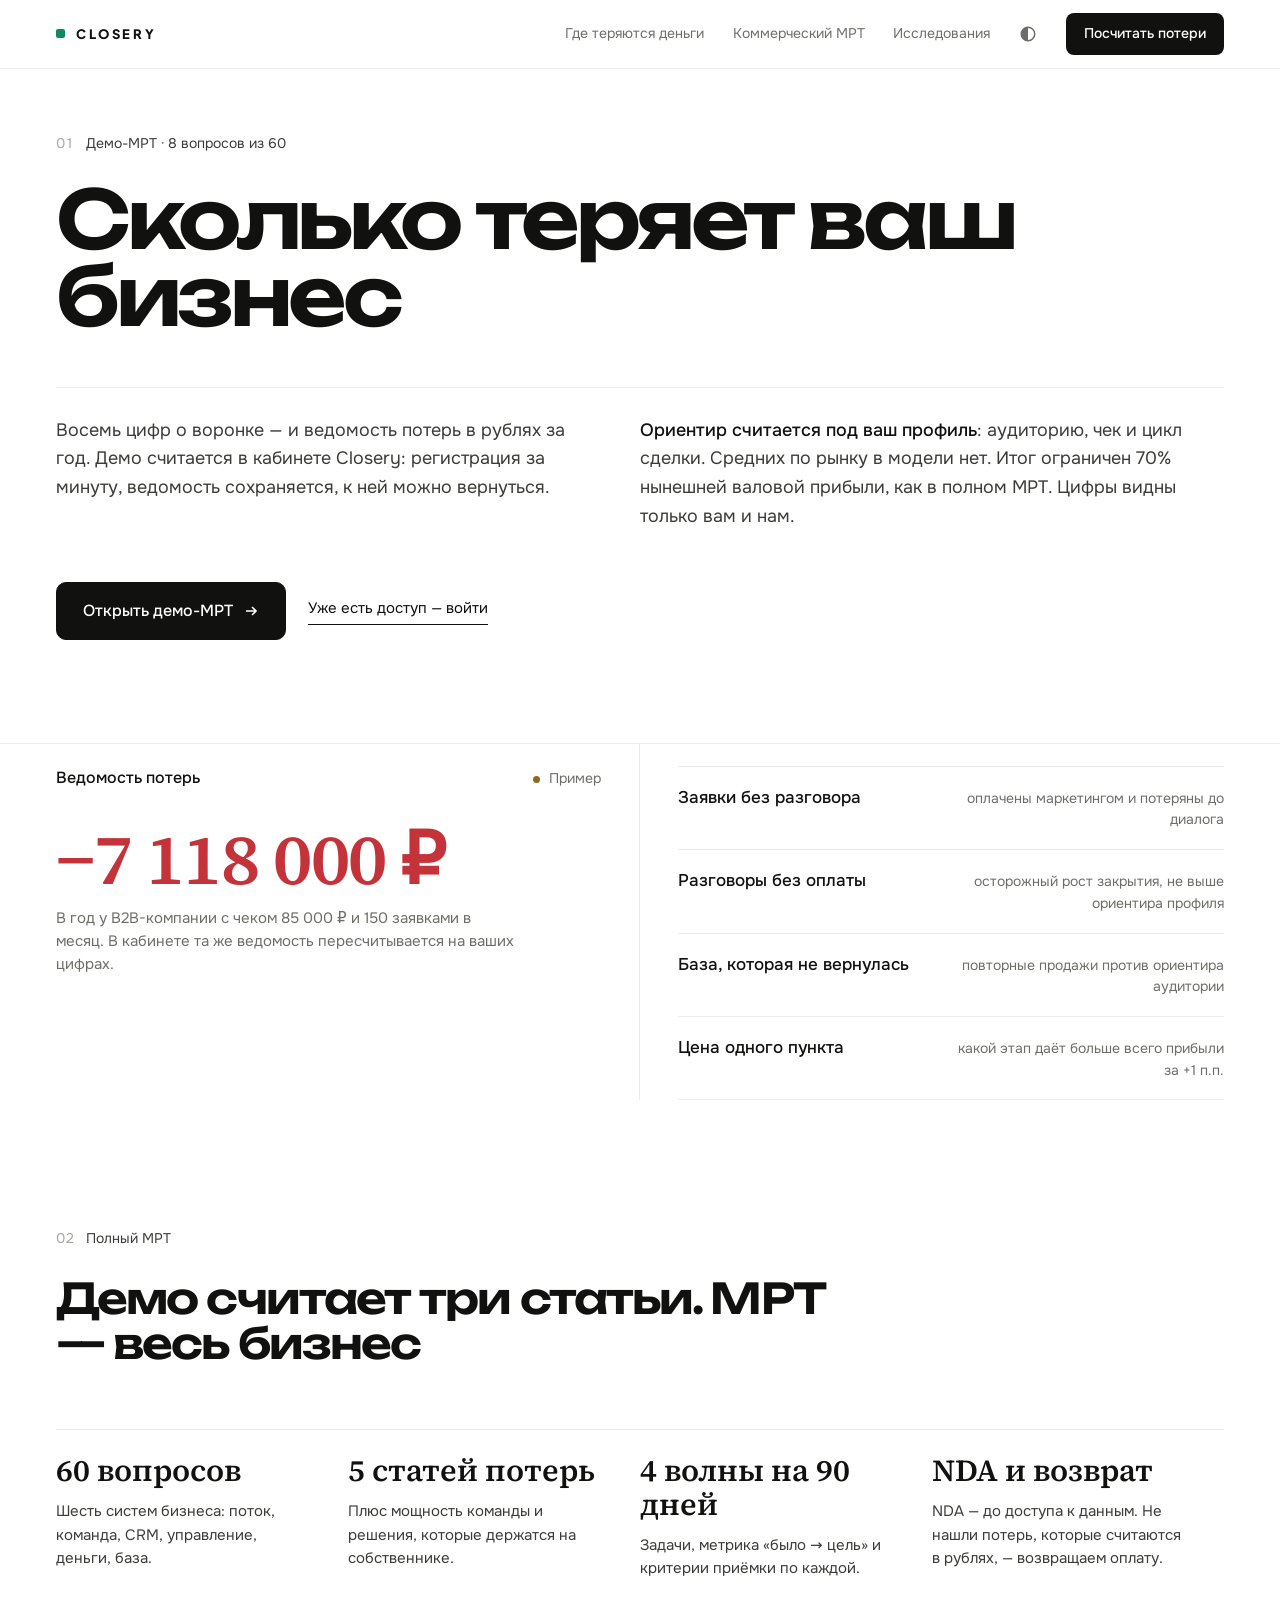
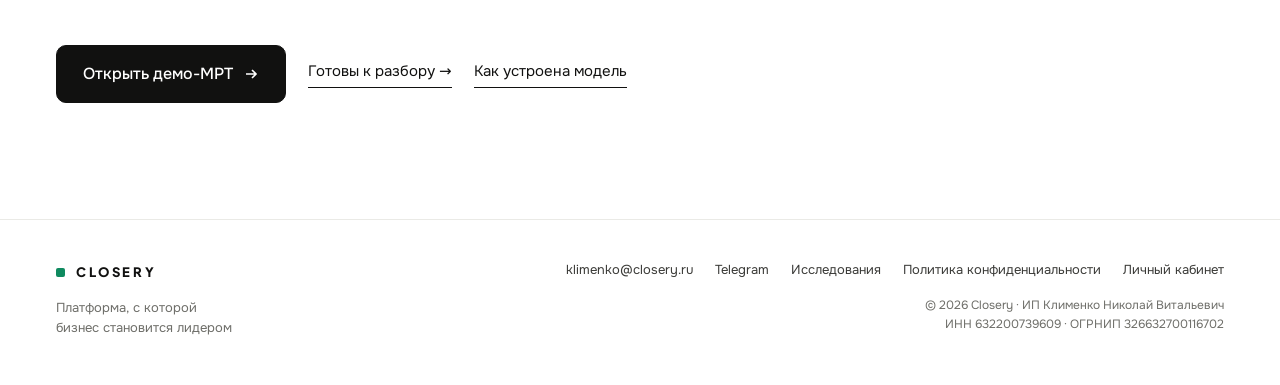
<file: mrt-demo/index.html>
<!DOCTYPE html>
<html lang="ru">
<head>
<meta charset="utf-8">
<meta name="viewport" content="width=device-width, initial-scale=1">
<script src="/theme.js"></script>
<title>Демо-МРТ · Closery</title>
<meta name="description" content="Восемь цифр о воронке — и ведомость потерь в рублях за год. Считается в кабинете Closery по модели полного Коммерческого МРТ.">
<meta property="og:type" content="website">
<meta property="og:site_name" content="Closery">
<meta property="og:title" content="Демо-МРТ · Closery">
<meta property="og:description" content="Восемь цифр о воронке — и ведомость потерь в рублях за год. Модель полного Коммерческого МРТ.">
<meta property="og:url" content="https://closery.ru/mrt-demo/">
<meta property="og:image" content="https://closery.ru/og.png">
<meta name="twitter:card" content="summary_large_image">
<link rel="preload" href="/fonts/unbounded-cyrillic-600-normal.woff2" as="font" type="font/woff2" crossorigin>
<link rel="stylesheet" href="/site.css">
<style>
:root{--cg:clamp(24px,3vw,56px)}
.hero{padding-top:clamp(40px,5vw,80px)}
.hero h1{max-width:14ch}
.hero-row{display:grid;grid-template-columns:minmax(0,1fr);gap:24px;margin-top:clamp(32px,4vw,56px);padding-top:28px;border-top:1px solid var(--rule)}
@media(min-width:981px){.hero-row{grid-template-columns:50% 50%;gap:0}.hero-row>:first-child{padding-right:var(--cg)}}
.go{display:flex;flex-wrap:wrap;align-items:center;gap:14px 22px;margin-top:clamp(36px,4vw,56px)}

/* что покажет ведомость: итог примера крупно, справа статьи */
.see{margin-top:clamp(72px,8vw,120px);border-top:1px solid var(--rule);display:grid;grid-template-columns:minmax(0,1fr)}
@media(min-width:981px){.see{grid-template-columns:50% 50%}.see>:first-child{padding-right:var(--cg);border-right:1px solid var(--rule)}.see>:last-child{padding-left:var(--cg)}}
.ex-h{display:flex;justify-content:space-between;align-items:baseline;gap:12px 20px;flex-wrap:wrap;padding:22px 0 0}
.ex-h b{font-weight:500;font-size:16px}
.chip{display:inline-flex;align-items:center;gap:9px;font-size:14px;color:var(--ink-3)}
.chip i{width:7px;height:7px;border-radius:50%;background:var(--amber)}
.ex-v{display:block;margin-top:clamp(22px,3vw,34px);font-family:var(--num);font-weight:600;font-size:clamp(46px,5.6vw,92px);line-height:.95;letter-spacing:-.02em;color:var(--loss);font-feature-settings:"tnum" 1,"lnum" 1}
.ex-p{margin-top:14px;font-size:15px;line-height:1.55;color:var(--ink-3);max-width:46ch}
.lines{padding-top:22px}
.ln{display:flex;justify-content:space-between;align-items:baseline;gap:16px;padding:18px 0;border-bottom:1px solid var(--rule)}
.ln:first-child{border-top:1px solid var(--rule)}
.ln b{font-weight:500;font-size:17px}
.ln span{font-size:14px;color:var(--ink-3);text-align:right;max-width:30ch}
@media(max-width:560px){.ln{flex-direction:column;gap:4px}.ln span{text-align:left}}

/* что добавляет полный МРТ */
.full{padding-top:clamp(96px,10vw,160px);padding-bottom:clamp(90px,9vw,140px)}
.full h2{max-width:20ch}
.g4{display:grid;grid-template-columns:repeat(4,minmax(0,1fr));margin-top:clamp(40px,5vw,64px);border-top:1px solid var(--rule)}
.g4>div{padding:24px var(--cg) 0 0}
.g4 b{display:block;font-family:var(--num);font-weight:600;font-size:clamp(26px,2.4vw,34px);line-height:1.1;font-feature-settings:"tnum" 1,"lnum" 1}
.g4 p{margin-top:12px;font-size:15px;line-height:1.55;color:var(--ink-2)}
@media(max-width:980px){.g4{grid-template-columns:repeat(2,minmax(0,1fr));row-gap:12px}}
@media(max-width:560px){.g4{grid-template-columns:minmax(0,1fr)}}
.full-cta{display:flex;flex-wrap:wrap;align-items:center;gap:14px 22px;margin-top:clamp(40px,5vw,64px)}
</style>
<!-- Yandex.Metrika counter -->
<script type="text/javascript">
    (function(m,e,t,r,i,k,a){
        m[i]=m[i]||function(){(m[i].a=m[i].a||[]).push(arguments)};
        m[i].l=1*new Date();
        for (var j = 0; j < document.scripts.length; j++) {if (document.scripts[j].src === r) { return; }}
        k=e.createElement(t),a=e.getElementsByTagName(t)[0],k.async=1,k.src=r,a.parentNode.insertBefore(k,a)
    })(window, document,'script','https://mc.webvisor.org/metrika/tag_ww.js?id=113130091', 'ym');

    ym(113130091, 'init', {ssr:true, webvisor:false, clickmap:true, ecommerce:"dataLayer", referrer: document.referrer, url: location.href, accurateTrackBounce:true, trackLinks:true});

    /* Цели: клик в Telegram и на почту — главные действия сайта */
    document.addEventListener('click', function(ev){
        var a = ev.target.closest && ev.target.closest('a[href]'); if(!a) return;
        if(a.href.indexOf('t.me/klimenko_prod') > -1 && (!window.closeryLead || /telegram/i.test(a.textContent) || a.closest('footer') || a.closest('.lf-bg'))) ym(113130091, 'reachGoal', 'tg_click');
        else if(a.href.indexOf('mailto:klimenko@') === 0) ym(113130091, 'reachGoal', 'mail_click');
    }, true);
</script>
<!-- /Yandex.Metrika counter -->
<script>document.documentElement.classList.add('js')</script>
</head>
<body>
<noscript><div><img src="https://mc.yandex.ru/watch/113130091" style="position:absolute; left:-9999px;" alt="" /></div></noscript>

<header class="bar">
  <div class="w bar-in">
    <a class="logo" href="/"><i></i>Closery</a>
    <nav class="bar-nav">
      <a class="bar-lnk" href="/#leaks">Где теряются деньги</a>
      <a class="bar-lnk" href="/mri/">Коммерческий МРТ</a>
      <a class="bar-lnk" href="/research/">Исследования</a>
      <a class="bar-cta" href="https://lk.closery.ru/register?next=/start&amp;utm_source=site&amp;utm_content=mrt-demo-header">Посчитать потери</a>
      <button class="bar-burger" id="barBurger" aria-label="Меню" aria-expanded="false"><span></span><span></span><span></span></button>
    </nav>
  </div>
  <i class="progress" id="progress"></i>
</header>
<div class="bar-mobile" id="barMobile"><a href="/">Главная</a><a href="/#leaks">Где теряются деньги</a><a href="/mri/">Коммерческий МРТ</a><a href="/research/">Исследования</a><a href="https://lk.closery.ru/register?next=/start&amp;utm_source=site&amp;utm_content=mrt-demo-menu">Посчитать потери</a></div>


<main id="top">
<section class="w hero">
  <p class="kick rv">Демо-МРТ · 8 вопросов из 60</p>
  <h1 class="rv">Сколько теряет ваш бизнес</h1>
  <div class="hero-row">
    <p class="lede rv">Восемь цифр о воронке — и ведомость потерь в рублях за год. Демо считается в кабинете Closery: регистрация за минуту, ведомость сохраняется, к ней можно вернуться.</p>
    <p class="lede rv"><strong>Ориентир считается под ваш профиль</strong>: аудиторию, чек и цикл сделки. Средних по рынку в модели нет. Итог ограничен 70% нынешней валовой прибыли, как в полном МРТ. Цифры видны только вам и нам.</p>
  </div>
  <div class="go rv">
    <a class="btn" href="https://lk.closery.ru/register?next=/demo&amp;utm_source=site&amp;utm_content=mrt-demo" data-demo>Открыть демо-МРТ <svg width="16" height="16" viewBox="0 0 16 16" fill="none" aria-hidden="true"><path d="M3 8h10M9 4l4 4-4 4" stroke="currentColor" stroke-width="1.6"/></svg></a>
    <a class="lnk" href="https://lk.closery.ru/login?next=/demo" rel="nofollow">Уже есть доступ — войти</a>
  </div>
</section>

<div class="w see rv">
  <div>
    <div class="ex-h"><b>Ведомость потерь</b><span class="chip"><i></i>Пример</span></div>
    <span class="ex-v">−7&nbsp;118&nbsp;000&nbsp;₽</span>
    <p class="ex-p">В год у B2B-компании с чеком 85&nbsp;000&nbsp;₽ и 150 заявками в месяц. В кабинете та же ведомость пересчитывается на ваших цифрах.</p>
  </div>
  <div class="lines">
    <div class="ln"><b>Заявки без разговора</b><span>оплачены маркетингом и потеряны до диалога</span></div>
    <div class="ln"><b>Разговоры без оплаты</b><span>осторожный рост закрытия, не выше ориентира профиля</span></div>
    <div class="ln"><b>База, которая не вернулась</b><span>повторные продажи против ориентира аудитории</span></div>
    <div class="ln"><b>Цена одного пункта</b><span>какой этап даёт больше всего прибыли за +1 п.п.</span></div>
  </div>
</div>

<section class="w full">
  <p class="kick rv">Полный МРТ</p>
  <h2 class="rv">Демо считает три статьи. МРТ — весь бизнес</h2>
  <div class="g4 rv">
    <div><b>60 вопросов</b><p>Шесть систем бизнеса: поток, команда, CRM, управление, деньги, база.</p></div>
    <div><b>5 статей потерь</b><p>Плюс мощность команды и решения, которые держатся на собственнике.</p></div>
    <div><b>4 волны на 90 дней</b><p>Задачи, метрика «было → цель» и критерии приёмки по каждой.</p></div>
    <div><b>NDA и возврат</b><p>NDA — до доступа к данным. Не нашли потерь, которые считаются в рублях, — возвращаем оплату.</p></div>
  </div>
  <div class="full-cta rv">
    <a class="btn" href="https://lk.closery.ru/register?next=/demo&amp;utm_source=site&amp;utm_content=mrt-demo-full">Открыть демо-МРТ <svg width="16" height="16" viewBox="0 0 16 16" fill="none" aria-hidden="true"><path d="M3 8h10M9 4l4 4-4 4" stroke="currentColor" stroke-width="1.6"/></svg></a>
    <a class="lnk" href="https://lk.closery.ru/register?next=/mri&amp;utm_source=site&amp;utm_content=mrt-demo-mri">Готовы к разбору →</a>
    <a class="lnk" href="/technology/">Как устроена модель</a>
  </div>
</section>
</main>

<footer>
  <div class="w ft">
    <div>
      <a class="logo" href="/"><i></i>Closery</a>
      <div class="ft-tag">Платформа, с которой<br>бизнес становится лидером</div>
    </div>
    <div>
      <div class="ft-links">
        <a href="mailto:klimenko@closery.ru">klimenko@closery.ru</a>
        <a href="https://t.me/klimenko_prod">Telegram</a>
        <a href="/research/">Исследования</a>
        <a href="/policy/">Политика&nbsp;конфиденциальности</a>
        <a href="https://lk.closery.ru/" rel="nofollow">Личный&nbsp;кабинет</a>
      </div>
      <div class="ft-legal">© 2026 Closery · ИП Клименко Николай Витальевич<br>ИНН 632200739609 · ОГРНИП 326632700116702</div>
    </div>
  </div>
</footer>
<script>
/* демо-МРТ живёт в кабинете: здесь только вход в него и цель Метрики */
document.addEventListener('click',function(e){var a=e.target.closest&&e.target.closest('[data-demo]');if(a){try{ym(113130091,'reachGoal','demo_open');}catch(_){}}});
</script>
<script src="/site.js"></script>
<script src="/lead.js" defer></script>
<script src="/cab.js" defer></script>
</body>
</html>
</file>
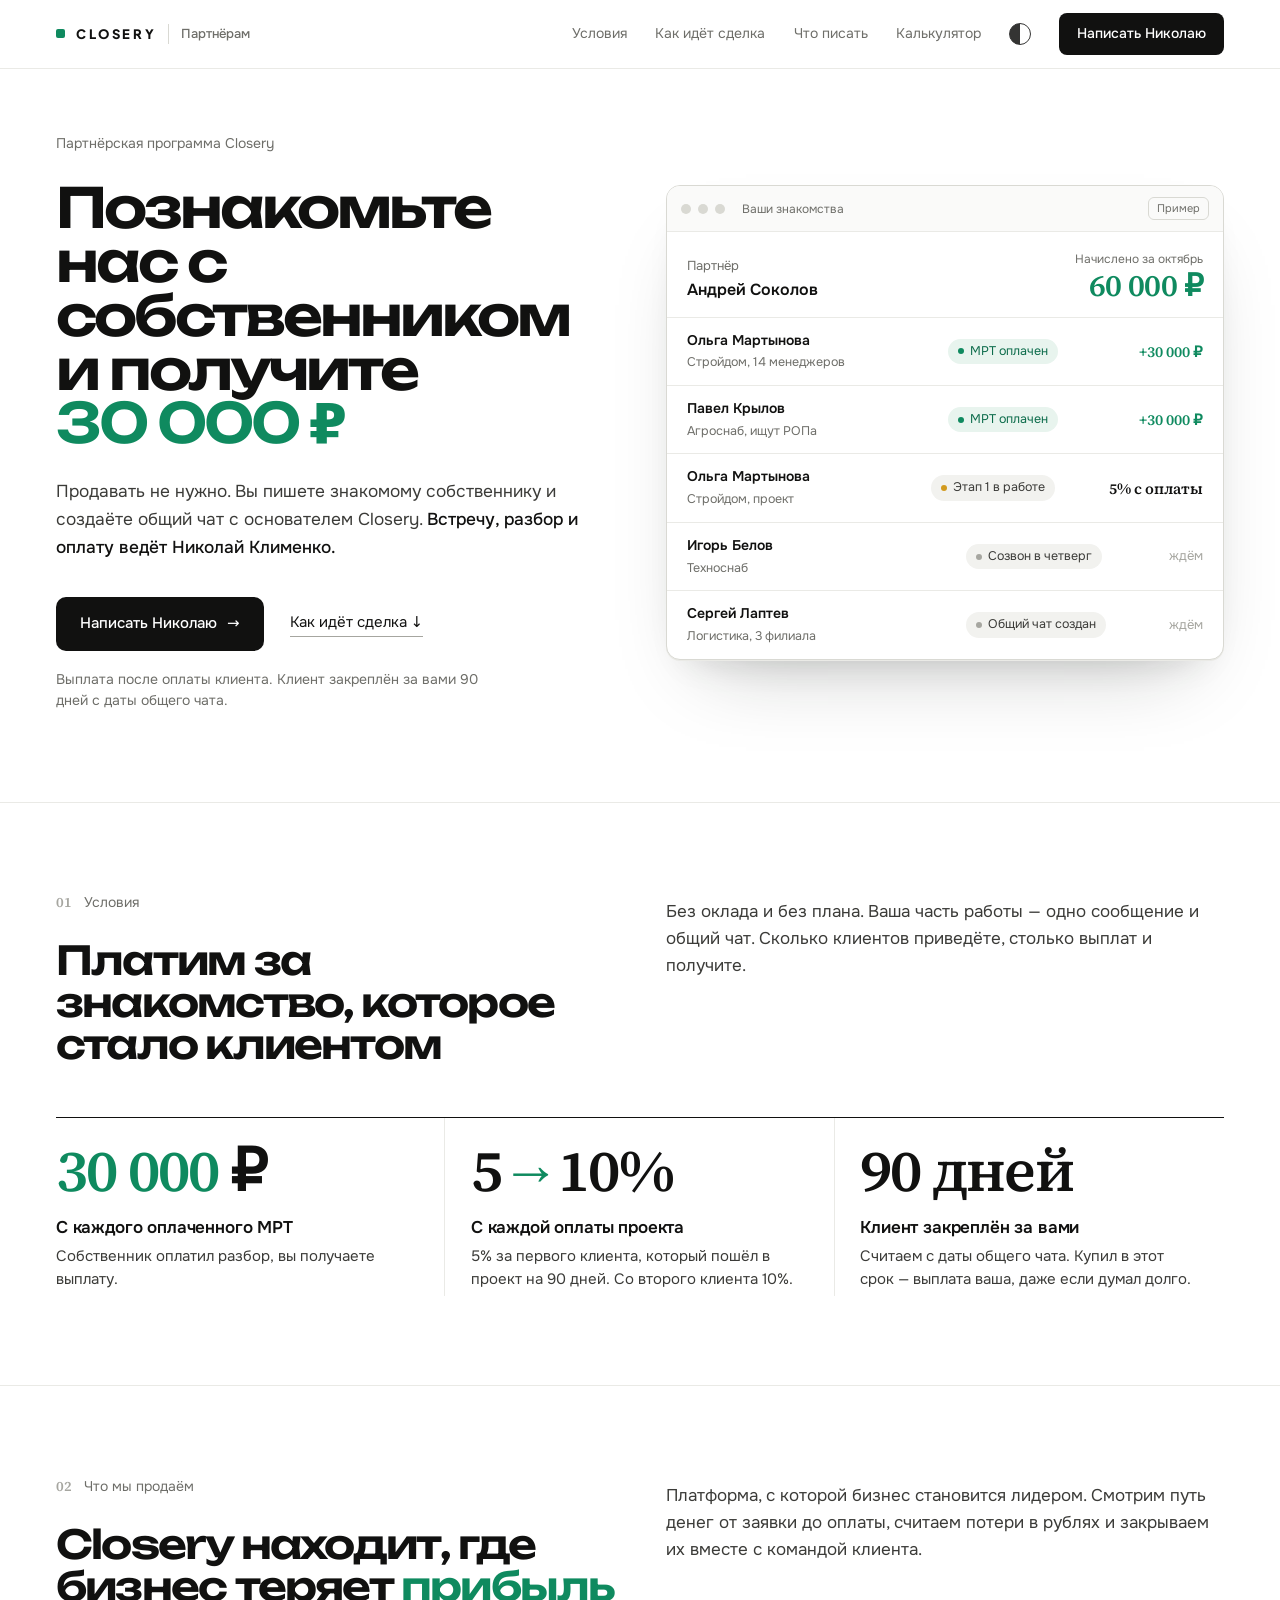
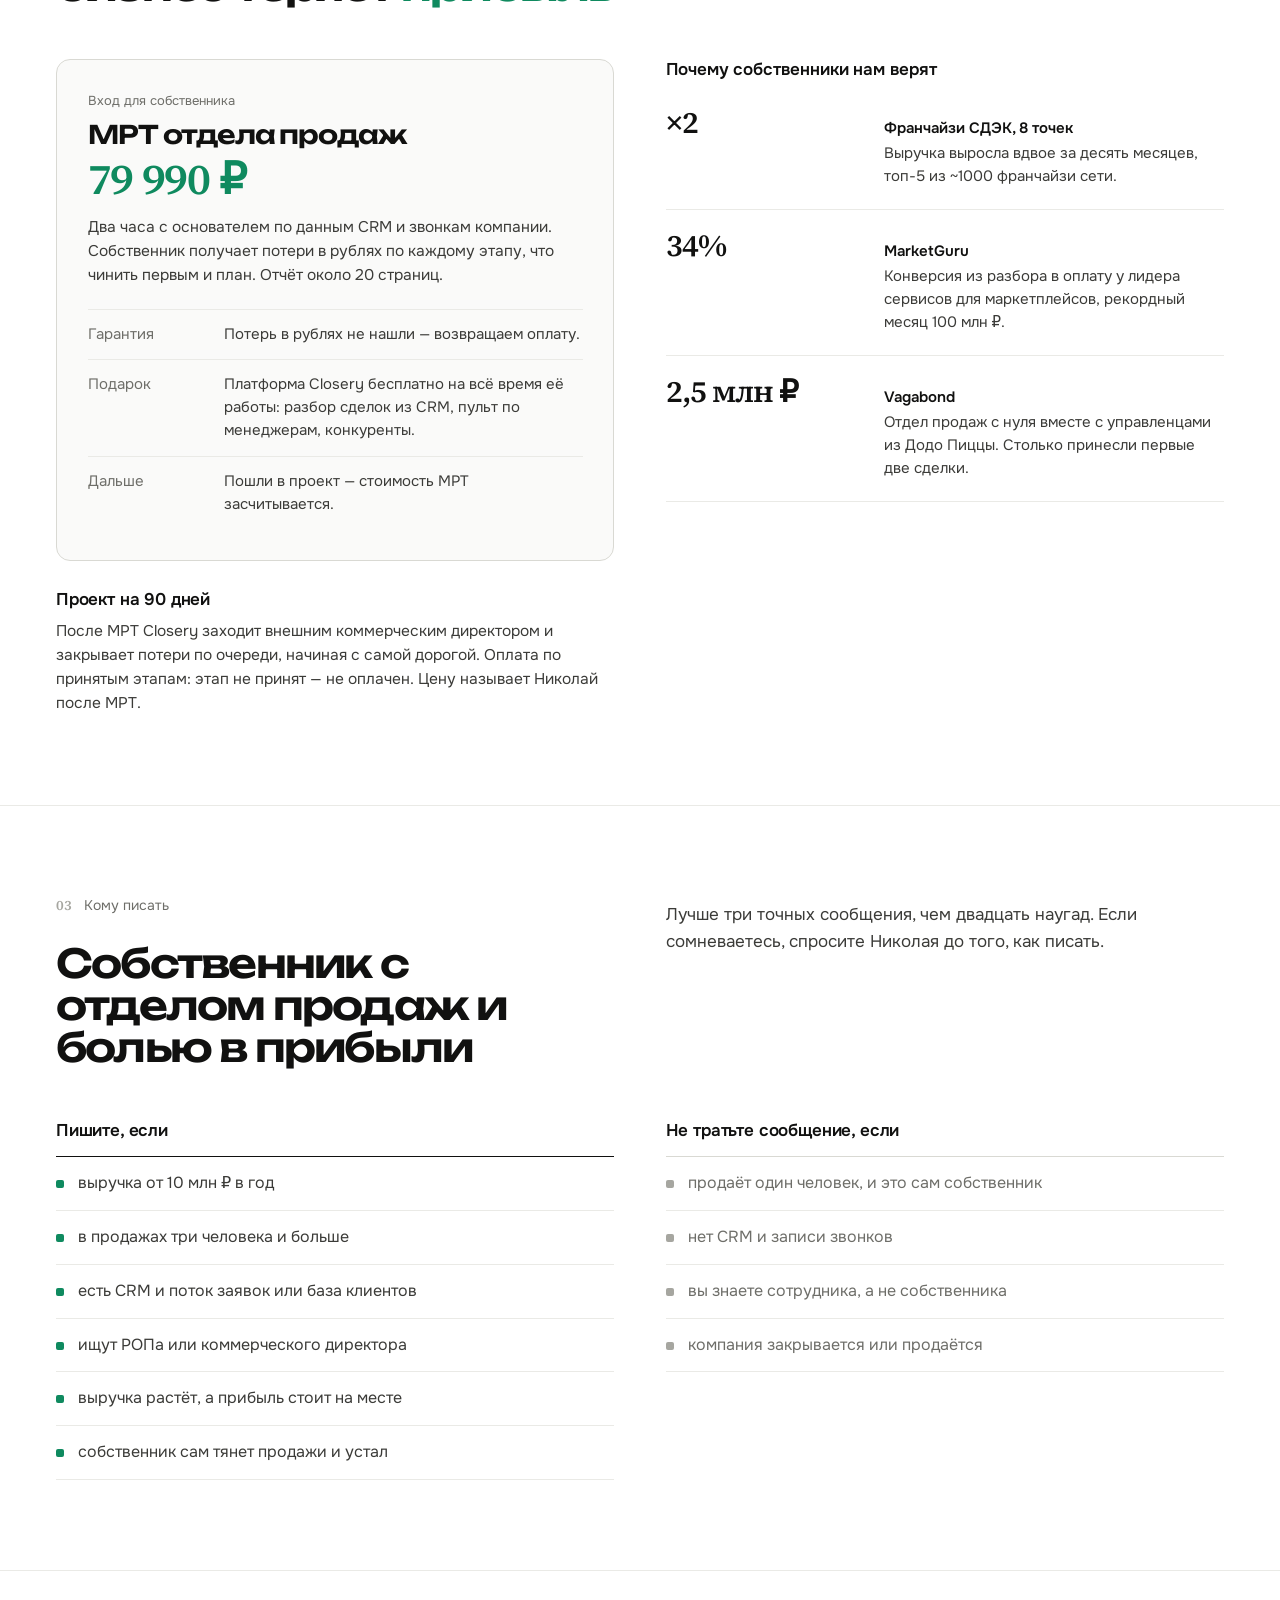
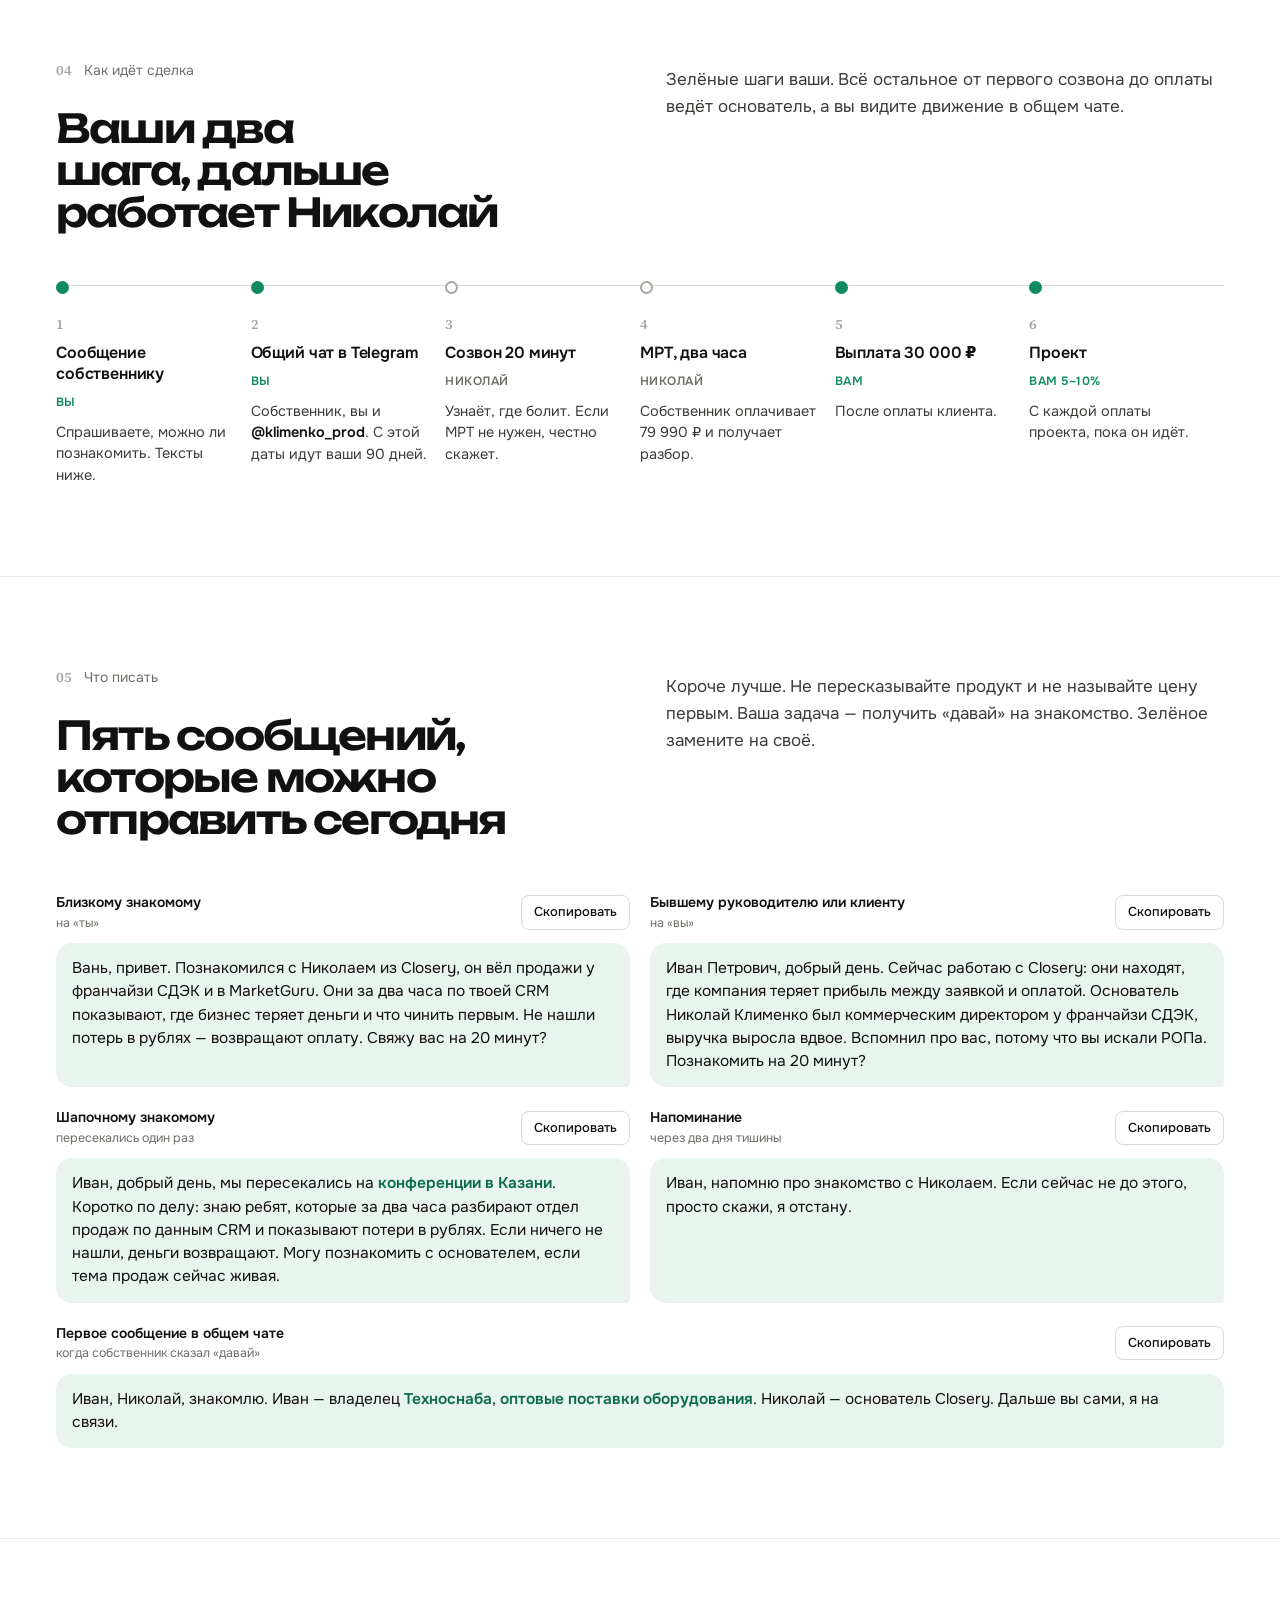
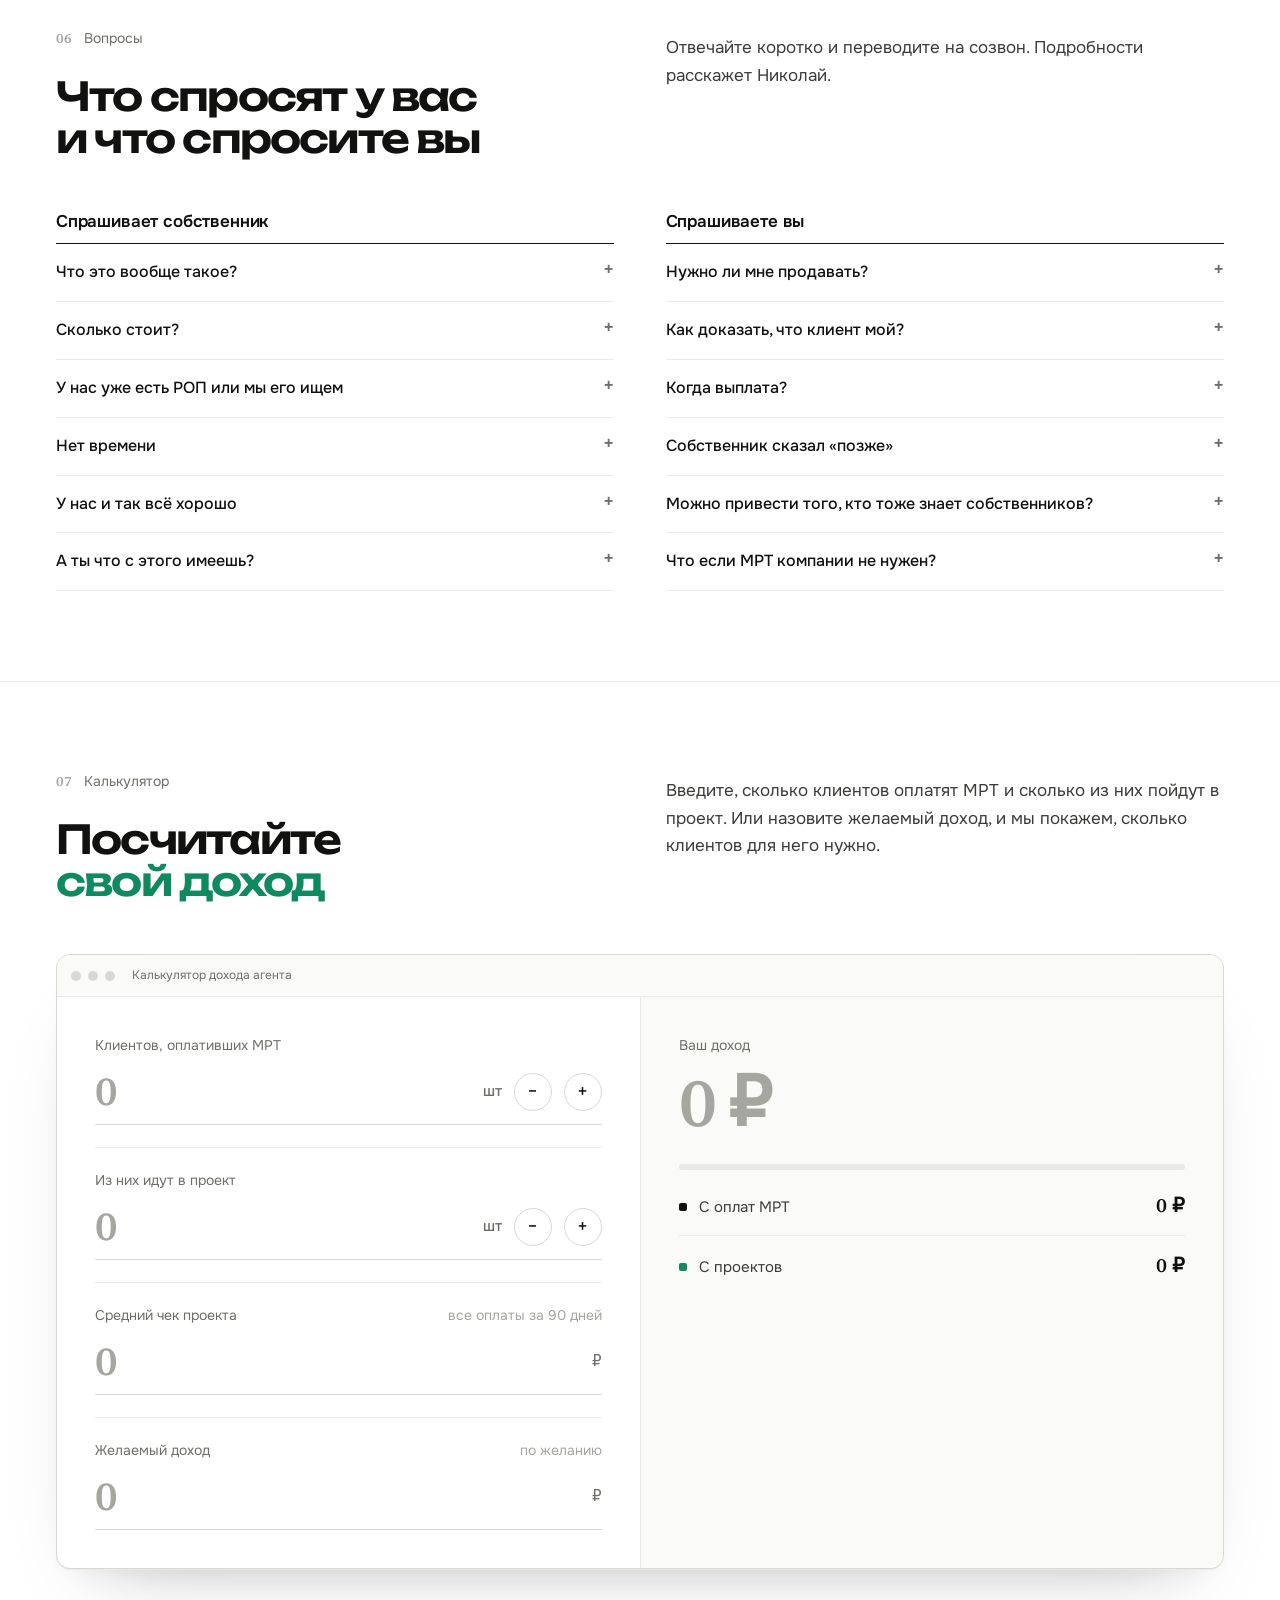
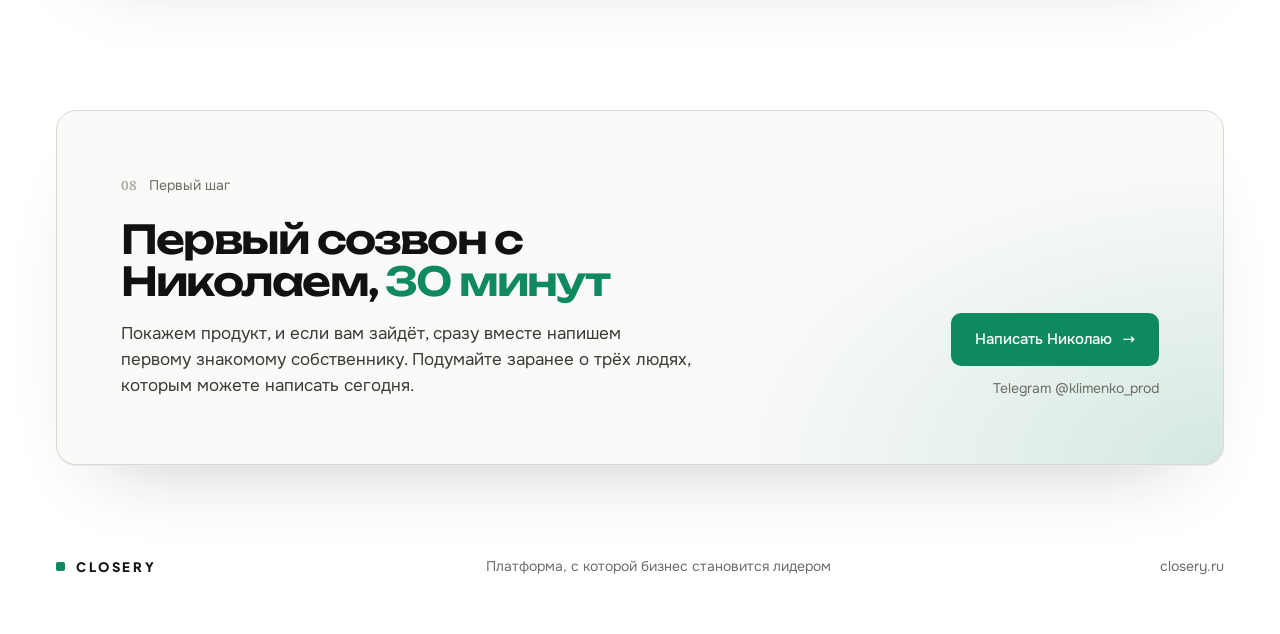
<file: partners/index.html>
<!doctype html>
<html lang="ru">
<head>
<meta charset="utf-8">
<meta name="viewport" content="width=device-width,initial-scale=1,viewport-fit=cover">
<title>Партнёрам Closery</title>
<meta name="robots" content="noindex">
<meta name="description" content="Знакомите нас с собственником бизнеса и получаете 30 000 ₽ с каждого оплаченного МРТ. Продаёт основатель Closery.">
<meta property="og:title" content="Партнёрам Closery">
<meta property="og:description" content="Одно знакомство с собственником. 30 000 ₽ вам с каждого оплаченного МРТ.">
<meta property="og:image" content="https://closery.ru/og.png">
<link rel="icon" href="/favicon.ico" sizes="any">
<link rel="icon" type="image/png" sizes="32x32" href="/favicon-32.png">
<link rel="apple-touch-icon" href="/apple-touch-icon.png">
<link rel="preload" href="/fonts/unbounded-cyrillic-600-normal.woff2" as="font" type="font/woff2" crossorigin>
<style>
@font-face{font-family:'Unbounded';font-weight:600;font-display:swap;src:url(/fonts/unbounded-cyrillic-600-normal.woff2) format('woff2');unicode-range:U+0301,U+0400-045F,U+0490-0491,U+04B0-04B1,U+2116}
@font-face{font-family:'Unbounded';font-weight:600;font-display:swap;src:url(/fonts/unbounded-latin-600-normal.woff2) format('woff2');unicode-range:U+0000-00FF,U+2000-206F,U+20AC,U+20BD,U+2122,U+2212}
@font-face{font-family:'Onest';font-weight:400;font-display:swap;src:url(/fonts/onest-cyrillic-400-normal.woff2) format('woff2');unicode-range:U+0301,U+0400-045F,U+0490-0491,U+04B0-04B1,U+2116}
@font-face{font-family:'Onest';font-weight:400;font-display:swap;src:url(/fonts/onest-latin-400-normal.woff2) format('woff2');unicode-range:U+0000-00FF,U+2000-206F,U+20AC,U+20BD,U+2122,U+2212}
@font-face{font-family:'Onest';font-weight:500;font-display:swap;src:url(/fonts/onest-cyrillic-500-normal.woff2) format('woff2');unicode-range:U+0301,U+0400-045F,U+0490-0491,U+04B0-04B1,U+2116}
@font-face{font-family:'Onest';font-weight:500;font-display:swap;src:url(/fonts/onest-latin-500-normal.woff2) format('woff2');unicode-range:U+0000-00FF,U+2000-206F,U+20AC,U+20BD,U+2122,U+2212}
@font-face{font-family:'Onest';font-weight:600;font-display:swap;src:url(/fonts/onest-cyrillic-600-normal.woff2) format('woff2');unicode-range:U+0301,U+0400-045F,U+0490-0491,U+04B0-04B1,U+2116}
@font-face{font-family:'Onest';font-weight:600;font-display:swap;src:url(/fonts/onest-latin-600-normal.woff2) format('woff2');unicode-range:U+0000-00FF,U+2000-206F,U+20AC,U+20BD,U+2122,U+2212}
@font-face{font-family:'Source Serif 4';font-weight:600;font-display:swap;src:url(/fonts/source-serif-4-cyrillic-600-normal.woff2) format('woff2');unicode-range:U+0301,U+0400-045F,U+0490-0491,U+04B0-04B1,U+2116}
@font-face{font-family:'Source Serif 4';font-weight:600;font-display:swap;src:url(/fonts/source-serif-4-latin-600-normal.woff2) format('woff2');unicode-range:U+0000-00FF,U+2000-206F,U+20AC,U+20BD,U+2122,U+2212}
@font-face{font-family:'Plus Jakarta Sans';font-weight:800;font-display:swap;src:url(/fonts/plus-jakarta-sans-latin-800-normal.woff2) format('woff2')}
</style>
<style>
/* Лист партнёра в языке closery.ru: шапка со знаком, крупный заголовок Unbounded, справа окно интерфейса, разделы с номером и строками вместо карточек. Деньги зелёным, цифры антиквой. */
:root{
  --bg:#FFFFFF;--bg-2:#F5F5F3;--paper:#FAFAF9;--paper-2:#F2F2EF;
  --rule:#EAEAE6;--rule-2:#D9D9D3;
  --ink:#111110;--ink-2:#3B3B38;--ink-3:#6E6E69;--ink-4:#A6A6A0;
  --ok:#0F8A5F;--ok-soft:#0B6B4A;--ok-bg:#E8F4EE;--loss:#C4323A;
  --disp:'Unbounded','Plus Jakarta Sans','Onest',system-ui,sans-serif;
  --ui:'Onest',system-ui,-apple-system,'Segoe UI',sans-serif;
  --num:'Source Serif 4',Georgia,serif;
  --brand:'Plus Jakarta Sans','Onest',system-ui,sans-serif;
  --gut:clamp(20px,5vw,56px);
}
@media (prefers-color-scheme:dark){:root:not([data-theme="light"]){
  --bg:#07100D;--bg-2:#0B1714;--paper:#0F1D19;--paper-2:#14251F;
  --rule:#1B2B26;--rule-2:#2A3F38;
  --ink:#F4F8F6;--ink-2:#CBD6D0;--ink-3:#8FA099;--ink-4:#5A6B64;
  --ok:#34D399;--ok-soft:#7FE9C0;--ok-bg:#0F2A21;--loss:#EE5A5E;color-scheme:dark}}
:root[data-theme="dark"]{
  --bg:#07100D;--bg-2:#0B1714;--paper:#0F1D19;--paper-2:#14251F;
  --rule:#1B2B26;--rule-2:#2A3F38;
  --ink:#F4F8F6;--ink-2:#CBD6D0;--ink-3:#8FA099;--ink-4:#5A6B64;
  --ok:#34D399;--ok-soft:#7FE9C0;--ok-bg:#0F2A21;--loss:#EE5A5E;color-scheme:dark}

*{box-sizing:border-box;margin:0;padding:0}
html{scroll-behavior:smooth;-webkit-text-size-adjust:100%}
body{background:var(--bg);color:var(--ink);font-family:var(--ui);font-size:16px;line-height:1.55;-webkit-font-smoothing:antialiased;overflow-x:hidden}
a{color:inherit}
:focus-visible{outline:2px solid var(--ok);outline-offset:3px}
.w{max-width:1440px;margin:0 auto;padding-left:var(--gut);padding-right:var(--gut)}
.num{font-family:var(--num);font-weight:600;font-feature-settings:"tnum" 1,"lnum" 1}

/* шапка как на closery.ru */
header.bar{position:sticky;top:env(safe-area-inset-top,0px);z-index:50;background:color-mix(in srgb,var(--bg) 82%,transparent);-webkit-backdrop-filter:blur(18px) saturate(140%);backdrop-filter:blur(18px) saturate(140%);border-bottom:1px solid var(--rule)}
.bar-in{display:flex;justify-content:space-between;align-items:center;height:68px;gap:20px}
.logo{display:inline-flex;align-items:center;gap:11px;text-decoration:none;font-family:var(--brand);font-weight:800;font-size:13px;text-transform:uppercase;letter-spacing:.2em;color:var(--ink)}
.logo i{width:9px;height:9px;border-radius:2px;background:var(--ok)}
.logo small{font-family:var(--ui);font-weight:500;font-size:13px;letter-spacing:0;text-transform:none;color:var(--ink-3);padding-left:12px;margin-left:1px;border-left:1px solid var(--rule-2)}
.bar-nav{display:flex;align-items:center;gap:clamp(14px,2.2vw,30px)}
.bar-lnk{font-size:14px;text-decoration:none;color:var(--ink-3);white-space:nowrap;transition:color .2s}
.bar-lnk:hover{color:var(--ink)}
.btn{display:inline-flex;align-items:center;gap:10px;font-weight:500;font-size:15px;text-decoration:none;color:var(--bg);background:var(--ink);border-radius:10px;padding:15px 24px;white-space:nowrap;transition:background .2s}
.btn:hover{background:var(--ok-soft)}
.btn.sm{font-size:14px;padding:10px 18px;border-radius:8px}
.ghost{font-size:15px;color:var(--ink);text-decoration:none;border-bottom:1px solid var(--ink-4);padding-bottom:2px}
.ghost:hover{border-color:var(--ink)}
.tgl{flex:none;width:22px;height:22px;border-radius:50%;border:1.5px solid var(--ink);padding:0;cursor:pointer;background:linear-gradient(90deg,var(--ink) 50%,transparent 50%);transition:transform .45s cubic-bezier(.2,.7,.2,1),opacity .2s;opacity:.85}
.tgl:hover{opacity:1}
.tgl.flip{transform:rotate(180deg)}
@media(max-width:860px){.bar-lnk{display:none}}
@media(max-width:520px){.logo small{display:none}}

/* типографика */
.kick{font-size:14px;color:var(--ink-3);display:flex;align-items:center;gap:12px;margin-bottom:26px}
.kick b{font-family:var(--num);font-weight:600;color:var(--ink-4);font-size:14px}
h1{font-family:var(--disp);font-weight:600;letter-spacing:-.055em;line-height:.98;font-size:clamp(30px,4.3vw,66px);text-wrap:balance;overflow-wrap:break-word;hyphens:manual}
h1 em,h2 em{font-style:normal;color:var(--ok)}
h2{font-family:var(--disp);font-weight:600;letter-spacing:-.045em;line-height:1.06;font-size:clamp(26px,3.1vw,48px);text-wrap:balance}
h3{font-family:var(--ui);font-weight:600;font-size:17px;letter-spacing:-.01em;line-height:1.3}
.lede{font-size:clamp(17px,1.35vw,20px);line-height:1.6;color:var(--ink-2);max-width:52ch}
.lede strong{color:var(--ink);font-weight:500}
p{color:var(--ink-2)}
p strong{color:var(--ink);font-weight:600}

/* обложка */
.hero{padding-top:clamp(36px,5vw,80px);padding-bottom:clamp(56px,7vw,112px)}
.hx{display:grid;grid-template-columns:minmax(0,1fr) minmax(0,1fr);gap:clamp(32px,4vw,72px);align-items:center}
.hero .lede{margin-top:28px}
.hero-cta{display:flex;flex-wrap:wrap;align-items:center;gap:14px 26px;margin-top:36px}
.fine{margin-top:18px;font-size:14px;color:var(--ink-3);max-width:48ch}
@media(max-width:980px){.hx{grid-template-columns:minmax(0,1fr)}}

/* окно продукта */
.win{background:var(--bg);border:1px solid var(--rule-2);border-radius:14px;box-shadow:0 1px 0 var(--rule),0 40px 80px -40px rgba(20,24,20,.28),0 18px 36px -24px rgba(20,24,20,.18);overflow:hidden;min-width:0}
.win-bar{display:flex;align-items:center;gap:7px;padding:11px 14px;border-bottom:1px solid var(--rule);background:var(--paper)}
.win-bar i{width:10px;height:10px;border-radius:50%;background:var(--rule-2)}
.win-bar span{margin-left:10px;font-size:12px;color:var(--ink-3)}
.win-tag{margin-left:auto!important;font-size:11px!important;color:var(--ink-3);border:1px solid var(--rule-2);border-radius:6px;padding:2px 8px}
.win-head{display:flex;justify-content:space-between;align-items:flex-end;gap:16px;padding:18px 20px 14px}
.win-head .t{font-size:13px;color:var(--ink-3)}
.win-head .t b{display:block;font-size:16px;color:var(--ink);font-weight:600;margin-top:2px}
.win-head .sum{text-align:right;font-size:12px;color:var(--ink-3)}
.win-head .sum b{display:block;font-family:var(--num);font-weight:600;font-size:clamp(24px,2.4vw,32px);letter-spacing:-.02em;color:var(--ok);line-height:1.1}
.rows{border-top:1px solid var(--rule)}
.row{display:grid;grid-template-columns:minmax(0,1.4fr) minmax(0,1fr) auto;gap:14px;align-items:center;padding:12px 20px;border-bottom:1px solid var(--rule);font-size:14px}
.row:last-child{border-bottom:0}
.row .who b{display:block;font-weight:600;color:var(--ink);white-space:nowrap;overflow:hidden;text-overflow:ellipsis}
.row .who span{font-size:12.5px;color:var(--ink-3)}
.chip{justify-self:start;display:inline-flex;align-items:center;gap:6px;font-size:12.5px;border-radius:999px;padding:3px 10px;background:var(--paper-2);color:var(--ink-2);white-space:nowrap}
.chip::before{content:"";width:6px;height:6px;border-radius:50%;background:var(--ink-4)}
.chip.paid{background:var(--ok-bg);color:var(--ok-soft)}
.chip.paid::before{background:var(--ok)}
.chip.live::before{background:#D29A1E}
.row .amt{font-family:var(--num);font-weight:600;font-size:15px;text-align:right;white-space:nowrap;color:var(--ink)}
.row .amt.plus{color:var(--ok)}
.row .amt.mute{color:var(--ink-4);font-family:var(--ui);font-weight:400;font-size:13px}
@media(max-width:520px){.row{grid-template-columns:minmax(0,1fr) auto}.row .chip{grid-column:1;grid-row:2}.row .amt{grid-row:1/3;grid-column:2}}

/* разделы */
.sec{padding-block:clamp(64px,7vw,112px);border-top:1px solid var(--rule)}
.head{display:grid;grid-template-columns:minmax(0,1fr) minmax(0,1fr);gap:24px clamp(32px,4vw,72px);align-items:start;margin-bottom:clamp(36px,4vw,56px)}
.head p{font-size:17px;line-height:1.6;max-width:56ch;padding-top:6px}
@media(max-width:900px){.head{grid-template-columns:minmax(0,1fr)}}

/* условия: строка = цифра и что за неё */
.terms{display:grid;grid-template-columns:repeat(3,minmax(0,1fr));border-top:1px solid var(--ink)}
.term{padding:24px clamp(16px,2vw,28px) 4px 0;border-right:1px solid var(--rule)}
.term+.term{padding-left:clamp(16px,2vw,28px)}
.term:last-child{border-right:0}
.term b{display:block;font-family:var(--num);font-weight:600;font-size:clamp(40px,4.6vw,72px);letter-spacing:-.03em;line-height:1;color:var(--ink)}
.term b em{font-style:normal;color:var(--ok)}
.term h3{margin-top:16px}
.term p{margin-top:6px;font-size:15px;max-width:34ch}
@media(max-width:820px){.terms{grid-template-columns:minmax(0,1fr)}.term,.term+.term{padding:22px 0 22px;border-right:0;border-bottom:1px solid var(--rule)}}

/* продукт */
.prod{display:grid;grid-template-columns:minmax(0,1fr) minmax(0,1fr);gap:clamp(32px,4vw,72px)}
.offer{border:1px solid var(--rule-2);border-radius:14px;padding:clamp(22px,2.4vw,32px);background:var(--paper)}
.offer .k{font-size:13px;color:var(--ink-3)}
.offer .ttl{font-family:var(--disp);font-weight:600;letter-spacing:-.04em;font-size:clamp(22px,2vw,28px);line-height:1.1;margin-top:10px}
.offer .price{color:var(--ok);font-family:var(--num);font-weight:600;font-size:clamp(34px,3.4vw,52px);letter-spacing:-.03em;line-height:1.05;margin-top:8px}
.offer>p{margin-top:12px;font-size:15.5px}
.facts{margin-top:22px;border-top:1px solid var(--rule)}
.fact{display:grid;grid-template-columns:120px minmax(0,1fr);gap:16px;padding:13px 0;border-bottom:1px solid var(--rule);font-size:15px}
.fact:last-child{border-bottom:0}
.fact span{color:var(--ink-3)}
.fact div{color:var(--ink-2)}
.cases{display:flex;flex-direction:column}
.cases h3{margin-bottom:6px}
.case{display:grid;grid-template-columns:200px minmax(0,1fr);gap:18px;align-items:baseline;padding:20px 0;border-bottom:1px solid var(--rule)}
.case b{white-space:nowrap;font-family:var(--num);font-weight:600;font-size:clamp(28px,2.4vw,38px);letter-spacing:-.03em;line-height:1}
.case p{font-size:15px}
.case p strong{display:block;margin-bottom:2px}
.project{margin-top:28px}
.project p{margin-top:8px;font-size:15.5px}
@media(max-width:900px){.prod{grid-template-columns:minmax(0,1fr)}}
@media(max-width:480px){.case{grid-template-columns:minmax(0,1fr);gap:8px}.fact{grid-template-columns:minmax(0,1fr);gap:2px}}

/* кому писать */
.fit{display:grid;grid-template-columns:minmax(0,1fr) minmax(0,1fr);gap:clamp(24px,4vw,72px)}
.list{list-style:none;border-top:1px solid var(--ink)}
.list li{display:flex;gap:14px;padding:14px 0;border-bottom:1px solid var(--rule);font-size:16px;color:var(--ink-2)}
.list li::before{content:"";flex:none;width:8px;height:8px;border-radius:2px;margin-top:9px;background:var(--ok)}
.list.no{border-top-color:var(--rule-2)}
.list.no li{color:var(--ink-3)}
.list.no li::before{background:var(--ink-4)}
.fit h3{margin-bottom:14px}
@media(max-width:760px){.fit{grid-template-columns:minmax(0,1fr)}}

/* путь сделки */
.path{list-style:none;display:grid;grid-template-columns:repeat(6,minmax(0,1fr));border-top:1px solid var(--rule-2);counter-reset:s}
.path li{counter-increment:s;position:relative;padding:26px 18px 0 0}
.path li::before{content:"";position:absolute;top:-5px;left:0;width:9px;height:9px;border-radius:50%;background:var(--bg);border:2px solid var(--ink-4)}
.path li.you::before{border-color:var(--ok);background:var(--ok)}
.path .n{font-family:var(--num);font-weight:600;font-size:14px;color:var(--ink-4)}
.path h3{margin-top:6px;font-size:16px}
.path .by{display:inline-block;margin-top:8px;font-size:12px;font-weight:600;letter-spacing:.04em;text-transform:uppercase;color:var(--ink-3)}
.path li.you .by{color:var(--ok)}
.path p{margin-top:8px;font-size:14.5px;line-height:1.5}
.path code{font-family:var(--ui);font-weight:600;color:var(--ink)}
@media(max-width:1100px){.path{grid-template-columns:repeat(3,minmax(0,1fr));row-gap:36px}}
@media(max-width:640px){.path{grid-template-columns:minmax(0,1fr);border-top:0;border-left:1px solid var(--rule-2);row-gap:26px;margin-left:4px}.path li{padding:0 0 0 24px}.path li::before{top:5px;left:-6px}}

/* сообщения как переписка */
.msgs{display:grid;grid-template-columns:minmax(0,1fr) minmax(0,1fr);gap:20px}
.msg{display:flex;flex-direction:column;gap:10px;min-width:0}
.msg-top{display:flex;justify-content:space-between;align-items:center;gap:12px}
.msg-top b{font-size:14px;font-weight:600}
.msg-top span{display:block;font-size:12.5px;color:var(--ink-3);font-weight:400}
.bubble{background:var(--ok-bg);color:var(--ink);border-radius:16px 16px 4px 16px;padding:14px 16px;font-size:15.5px;line-height:1.5;white-space:pre-wrap;flex:1}
.bubble mark{background:none;color:var(--ok-soft);font-weight:600}
.copy{font:inherit;font-size:13px;font-weight:500;border:1px solid var(--rule-2);background:var(--bg);color:var(--ink);border-radius:8px;padding:6px 12px;cursor:pointer;white-space:nowrap;transition:border-color .2s}
.copy:hover{border-color:var(--ink-3)}
.msg.wide{grid-column:1/-1}
.rule-note{margin-bottom:28px;font-size:16px;max-width:60ch}
@media(max-width:820px){.msgs{grid-template-columns:minmax(0,1fr)}}

/* вопросы */
.faq{display:grid;grid-template-columns:minmax(0,1fr) minmax(0,1fr);gap:clamp(24px,4vw,72px)}
.faq h3{margin-bottom:10px}
details{border-bottom:1px solid var(--rule)}
details:first-of-type{border-top:1px solid var(--ink)}
summary{cursor:pointer;list-style:none;display:flex;justify-content:space-between;gap:18px;padding:16px 0;font-weight:500;font-size:16px;color:var(--ink)}
summary::-webkit-details-marker{display:none}
summary::after{content:"+";flex:none;font-size:20px;line-height:1;color:var(--ink-3);transition:transform .2s}
details[open] summary::after{transform:rotate(45deg)}
details p{padding:0 0 18px;font-size:15.5px;max-width:58ch}
@media(max-width:900px){.faq{grid-template-columns:minmax(0,1fr)}}

/* калькулятор */
.calc-win{box-shadow:0 1px 0 var(--rule),0 40px 80px -48px rgba(20,24,20,.26),0 18px 36px -28px rgba(20,24,20,.16)}
.cg{display:grid;grid-template-columns:minmax(0,1fr) minmax(0,1fr)}
.cin{padding:clamp(22px,3vw,44px);min-width:0}
.cout{padding:clamp(22px,3vw,44px);min-width:0;background:var(--paper);border-left:1px solid var(--rule);display:flex;flex-direction:column}
.cf{padding:22px 0;border-bottom:1px solid var(--rule)}
.cf:first-child{padding-top:0}
.cf:last-child{border-bottom:0;padding-bottom:0}
.cf>label{display:flex;justify-content:space-between;gap:12px;font-size:14px;color:var(--ink-3)}
.cf>label em{font-style:normal;color:var(--ink-4)}
.cr{display:flex;align-items:center;gap:12px;margin-top:6px;border-bottom:1px solid var(--rule-2);transition:border-color .2s,box-shadow .2s}
.cr:focus-within{border-color:var(--ok);box-shadow:0 1px 0 var(--ok)}
.cr input{flex:1;min-width:0;width:100%;border:0;outline:0;background:none;color:var(--ink);font-family:var(--num);font-weight:600;font-size:clamp(32px,3.2vw,48px);letter-spacing:-.03em;line-height:1.2;padding:4px 0 8px;font-feature-settings:"tnum" 1,"lnum" 1}
.cr input::placeholder{color:var(--ink-4)}
.cr b{flex:none;font-weight:500;font-size:15px;color:var(--ink-3);padding-bottom:4px}
.st{flex:none;width:38px;height:38px;margin-bottom:4px;border-radius:50%;border:1px solid var(--rule-2);background:var(--bg);color:var(--ink);font:400 20px/1 var(--ui);cursor:pointer;display:grid;place-items:center;transition:border-color .2s,background .2s}
.st:hover{border-color:var(--ink-3);background:var(--paper-2)}
.st:active{transform:scale(.94)}
.ck{font-size:14px;color:var(--ink-3)}
.cbig{font-family:var(--num);font-weight:600;font-size:clamp(46px,5.4vw,84px);letter-spacing:-.04em;line-height:1.02;margin-top:10px;color:var(--ok);overflow-wrap:anywhere;font-feature-settings:"tnum" 1,"lnum" 1;transition:color .3s}
.cbig.off{color:var(--ink-4)}
.cbar{display:flex;height:6px;border-radius:3px;overflow:hidden;background:var(--rule);margin-top:26px}
.cbar i{display:block;height:100%;transition:width .45s cubic-bezier(.2,.7,.2,1)}
.cbar .m{background:var(--ink)}
.cbar .pj{background:var(--ok)}
.crows{margin-top:6px}
.crow{display:grid;grid-template-columns:auto minmax(0,1fr) auto;gap:12px;align-items:baseline;padding:14px 0;border-bottom:1px solid var(--rule);font-size:15px;color:var(--ink-2)}
.crow:last-child{border-bottom:0}
.crow::before{content:"";width:8px;height:8px;border-radius:2px;background:var(--ink);transform:translateY(-1px)}
.crow.pj::before{background:var(--ok)}
.crow b{font-family:var(--num);font-weight:600;font-size:20px;color:var(--ink);white-space:nowrap}
.cgoal{margin-top:auto;padding-top:22px;border-top:1px solid var(--rule)}
.cgoal[hidden]{display:none}
.cgoal span{display:block;font-size:13px;color:var(--ok-soft);font-weight:600;margin-bottom:6px}
.cgoal p{margin:0;font-size:16px;line-height:1.5;color:var(--ink-2)}
.cgoal p strong{color:var(--ink);font-weight:600}
@media(max-width:900px){.cg{grid-template-columns:minmax(0,1fr)}.cout{border-left:0;border-top:1px solid var(--rule)}}

/* финал */
.final{position:relative;border:1px solid var(--rule-2);border-radius:20px;padding:clamp(32px,5vw,72px);display:grid;grid-template-columns:minmax(0,1.3fr) auto;gap:32px;align-items:end;overflow:hidden;background:radial-gradient(70% 140% at 100% 100%,color-mix(in srgb,var(--ok) 16%,transparent),transparent 62%),var(--paper);box-shadow:0 1px 0 var(--rule),0 40px 80px -52px rgba(20,24,20,.3)}
.final .kick{margin-bottom:22px}
.final h2{color:var(--ink)}
.final p{color:var(--ink-2);margin-top:18px;font-size:17px;max-width:52ch}
.final .btn{background:var(--ok);color:var(--bg)}
.final .btn:hover{background:var(--ok-soft)}
.final .tg{display:block;margin-top:12px;font-size:14px;color:var(--ink-3);text-align:right}
@media(max-width:760px){.final{grid-template-columns:minmax(0,1fr);align-items:start}.final .tg{text-align:left}}

footer{padding-block:40px 56px;display:flex;flex-wrap:wrap;justify-content:space-between;gap:16px;align-items:center;font-size:14px;color:var(--ink-3)}
footer a{text-decoration:none}
footer a:hover{color:var(--ink)}
@media (prefers-reduced-motion:reduce){html{scroll-behavior:auto}*{transition:none!important}}
</style>
<script>try{var t=localStorage.getItem("closery-partners-theme");if(t==="light"||t==="dark")document.documentElement.setAttribute("data-theme",t)}catch(e){}</script>
</head>
<body>

<header class="bar">
  <div class="w bar-in">
    <a class="logo" href="/partners/#top" aria-label="Closery, партнёрам"><i></i>Closery<small>Партнёрам</small></a>
    <nav class="bar-nav">
      <a class="bar-lnk" href="#terms">Условия</a>
      <a class="bar-lnk" href="#path">Как идёт сделка</a>
      <a class="bar-lnk" href="#write">Что писать</a>
      <a class="bar-lnk" href="#calc">Калькулятор</a>
      <button type="button" class="tgl" id="theme" aria-label="Переключить тему: светлая или тёмная" title="Светлая или тёмная тема"></button>
      <a class="btn sm" href="https://t.me/klimenko_prod" target="_blank" rel="noopener">Написать Николаю</a>
    </nav>
  </div>
</header>

<main id="top">
  <section class="w hero">
    <div class="hx">
      <div>
        <div class="kick">Партнёрская программа Closery</div>
        <h1>Познакомьте нас с собственником и получите <em>30&nbsp;000&nbsp;₽</em></h1>
        <p class="lede">Продавать не нужно. Вы пишете знакомому собственнику и создаёте общий чат с основателем Closery. <strong>Встречу, разбор и оплату ведёт Николай Клименко.</strong></p>
        <div class="hero-cta">
          <a class="btn" href="https://t.me/klimenko_prod" target="_blank" rel="noopener">Написать Николаю <span aria-hidden="true">→</span></a>
          <a class="ghost" href="#path">Как идёт сделка <span aria-hidden="true">↓</span></a>
        </div>
        <p class="fine">Выплата после оплаты клиента. Клиент закреплён за вами 90 дней с даты общего чата.</p>
      </div>

      <div class="win" aria-label="Пример списка знакомств партнёра">
        <div class="win-bar"><i></i><i></i><i></i><span>Ваши знакомства</span><span class="win-tag">Пример</span></div>
        <div class="win-head">
          <div class="t">Партнёр<b>Андрей Соколов</b></div>
          <div class="sum">Начислено за октябрь<b>60 000 ₽</b></div>
        </div>
        <div class="rows">
          <div class="row"><div class="who"><b>Ольга Мартынова</b><span>Стройдом, 14 менеджеров</span></div><span class="chip paid">МРТ оплачен</span><span class="amt plus">+30 000 ₽</span></div>
          <div class="row"><div class="who"><b>Павел Крылов</b><span>Агроснаб, ищут РОПа</span></div><span class="chip paid">МРТ оплачен</span><span class="amt plus">+30 000 ₽</span></div>
          <div class="row"><div class="who"><b>Ольга Мартынова</b><span>Стройдом, проект</span></div><span class="chip live">Этап 1 в работе</span><span class="amt">5% с оплаты</span></div>
          <div class="row"><div class="who"><b>Игорь Белов</b><span>Техноснаб</span></div><span class="chip">Созвон в четверг</span><span class="amt mute">ждём</span></div>
          <div class="row"><div class="who"><b>Сергей Лаптев</b><span>Логистика, 3 филиала</span></div><span class="chip">Общий чат создан</span><span class="amt mute">ждём</span></div>
        </div>
      </div>
    </div>
  </section>

  <section class="sec" id="terms">
    <div class="w">
      <div class="head">
        <div><div class="kick"><b>01</b> Условия</div><h2>Платим за знакомство, которое стало клиентом</h2></div>
        <p>Без оклада и без плана. Ваша часть работы — одно сообщение и общий чат. Сколько клиентов приведёте, столько выплат и получите.</p>
      </div>
      <div class="terms">
        <div class="term"><b><em>30 000</em> ₽</b><h3>С каждого оплаченного МРТ</h3><p>Собственник оплатил разбор, вы получаете выплату.</p></div>
        <div class="term"><b>5<em>→</em>10%</b><h3>С каждой оплаты проекта</h3><p>5% за первого клиента, который пошёл в проект на 90 дней. Со второго клиента 10%.</p></div>
        <div class="term"><b>90 дней</b><h3>Клиент закреплён за вами</h3><p>Считаем с даты общего чата. Купил в этот срок — выплата ваша, даже если думал долго.</p></div>
      </div>
    </div>
  </section>

  <section class="sec" id="product">
    <div class="w">
      <div class="head">
        <div><div class="kick"><b>02</b> Что мы продаём</div><h2>Closery находит, где бизнес теряет <em>прибыль</em></h2></div>
        <p>Платформа, с которой бизнес становится лидером. Смотрим путь денег от заявки до оплаты, считаем потери в рублях и закрываем их вместе с командой клиента.</p>
      </div>
      <div class="prod">
        <div>
          <div class="offer">
            <div class="k">Вход для собственника</div>
            <div class="ttl">МРТ отдела продаж</div><div class="price">79&nbsp;990&nbsp;₽</div>
            <p>Два часа с основателем по данным CRM и звонкам компании. Собственник получает потери в рублях по каждому этапу, что чинить первым и план. Отчёт около 20 страниц.</p>
            <div class="facts">
              <div class="fact"><span>Гарантия</span><div>Потерь в рублях не нашли — возвращаем оплату.</div></div>
              <div class="fact"><span>Подарок</span><div>Платформа Closery бесплатно на всё время её работы: разбор сделок из CRM, пульт по менеджерам, конкуренты.</div></div>
              <div class="fact"><span>Дальше</span><div>Пошли в проект — стоимость МРТ засчитывается.</div></div>
            </div>
          </div>
          <div class="project">
            <h3>Проект на 90 дней</h3>
            <p>После МРТ Closery заходит внешним коммерческим директором и закрывает потери по очереди, начиная с самой дорогой. Оплата по принятым этапам: этап не принят — не оплачен. Цену называет Николай после МРТ.</p>
          </div>
        </div>
        <div class="cases">
          <h3>Почему собственники нам верят</h3>
          <div class="case"><b class="num">×2</b><p><strong>Франчайзи СДЭК, 8 точек</strong>Выручка выросла вдвое за десять месяцев, топ-5 из ~1000 франчайзи сети.</p></div>
          <div class="case"><b class="num">34%</b><p><strong>MarketGuru</strong>Конверсия из разбора в оплату у лидера сервисов для маркетплейсов, рекордный месяц 100 млн ₽.</p></div>
          <div class="case"><b class="num">2,5 млн ₽</b><p><strong>Vagabond</strong>Отдел продаж с нуля вместе с управленцами из Додо Пиццы. Столько принесли первые две сделки.</p></div>
        </div>
      </div>
    </div>
  </section>

  <section class="sec" id="fit">
    <div class="w">
      <div class="head">
        <div><div class="kick"><b>03</b> Кому писать</div><h2>Собственник с отделом продаж и болью в прибыли</h2></div>
        <p>Лучше три точных сообщения, чем двадцать наугад. Если сомневаетесь, спросите Николая до того, как писать.</p>
      </div>
      <div class="fit">
        <div>
          <h3>Пишите, если</h3>
          <ul class="list">
            <li>выручка от 10 млн ₽ в год</li>
            <li>в продажах три человека и больше</li>
            <li>есть CRM и поток заявок или база клиентов</li>
            <li>ищут РОПа или коммерческого директора</li>
            <li>выручка растёт, а прибыль стоит на месте</li>
            <li>собственник сам тянет продажи и устал</li>
          </ul>
        </div>
        <div>
          <h3>Не тратьте сообщение, если</h3>
          <ul class="list no">
            <li>продаёт один человек, и это сам собственник</li>
            <li>нет CRM и записи звонков</li>
            <li>вы знаете сотрудника, а не собственника</li>
            <li>компания закрывается или продаётся</li>
          </ul>
        </div>
      </div>
    </div>
  </section>

  <section class="sec" id="path">
    <div class="w">
      <div class="head">
        <div><div class="kick"><b>04</b> Как идёт сделка</div><h2>Ваши два шага, дальше работает Николай</h2></div>
        <p>Зелёные шаги ваши. Всё остальное от первого созвона до оплаты ведёт основатель, а вы видите движение в общем чате.</p>
      </div>
      <ol class="path">
        <li class="you"><span class="n">1</span><h3>Сообщение собственнику</h3><span class="by">Вы</span><p>Спрашиваете, можно ли познакомить. Тексты ниже.</p></li>
        <li class="you"><span class="n">2</span><h3>Общий чат в Telegram</h3><span class="by">Вы</span><p>Собственник, вы и <code>@klimenko_prod</code>. С этой даты идут ваши 90 дней.</p></li>
        <li><span class="n">3</span><h3>Созвон 20 минут</h3><span class="by">Николай</span><p>Узнаёт, где болит. Если МРТ не нужен, честно скажет.</p></li>
        <li><span class="n">4</span><h3>МРТ, два часа</h3><span class="by">Николай</span><p>Собственник оплачивает 79 990 ₽ и получает разбор.</p></li>
        <li class="you"><span class="n">5</span><h3>Выплата 30 000 ₽</h3><span class="by">Вам</span><p>После оплаты клиента.</p></li>
        <li class="you"><span class="n">6</span><h3>Проект</h3><span class="by">Вам 5–10%</span><p>С каждой оплаты проекта, пока он идёт.</p></li>
      </ol>
    </div>
  </section>

  <section class="sec" id="write">
    <div class="w">
      <div class="head">
        <div><div class="kick"><b>05</b> Что писать</div><h2>Пять сообщений, которые можно отправить сегодня</h2></div>
        <p>Короче лучше. Не пересказывайте продукт и не называйте цену первым. Ваша задача — получить «давай» на знакомство. Зелёное замените на своё.</p>
      </div>
      <div class="msgs">
        <div class="msg">
          <div class="msg-top"><b>Близкому знакомому<span>на «ты»</span></b><button class="copy" type="button">Скопировать</button></div>
          <div class="bubble">Вань, привет. Познакомился с Николаем из Closery, он вёл продажи у франчайзи СДЭК и в MarketGuru. Они за два часа по твоей CRM показывают, где бизнес теряет деньги и что чинить первым. Не нашли потерь в рублях — возвращают оплату. Свяжу вас на 20 минут?</div>
        </div>
        <div class="msg">
          <div class="msg-top"><b>Бывшему руководителю или клиенту<span>на «вы»</span></b><button class="copy" type="button">Скопировать</button></div>
          <div class="bubble">Иван Петрович, добрый день. Сейчас работаю с Closery: они находят, где компания теряет прибыль между заявкой и оплатой. Основатель Николай Клименко был коммерческим директором у франчайзи СДЭК, выручка выросла вдвое. Вспомнил про вас, потому что вы искали РОПа. Познакомить на 20 минут?</div>
        </div>
        <div class="msg">
          <div class="msg-top"><b>Шапочному знакомому<span>пересекались один раз</span></b><button class="copy" type="button">Скопировать</button></div>
          <div class="bubble">Иван, добрый день, мы пересекались на <mark>конференции в Казани</mark>. Коротко по делу: знаю ребят, которые за два часа разбирают отдел продаж по данным CRM и показывают потери в рублях. Если ничего не нашли, деньги возвращают. Могу познакомить с основателем, если тема продаж сейчас живая.</div>
        </div>
        <div class="msg">
          <div class="msg-top"><b>Напоминание<span>через два дня тишины</span></b><button class="copy" type="button">Скопировать</button></div>
          <div class="bubble">Иван, напомню про знакомство с Николаем. Если сейчас не до этого, просто скажи, я отстану.</div>
        </div>
        <div class="msg wide">
          <div class="msg-top"><b>Первое сообщение в общем чате<span>когда собственник сказал «давай»</span></b><button class="copy" type="button">Скопировать</button></div>
          <div class="bubble">Иван, Николай, знакомлю. Иван — владелец <mark>Техноснаба</mark>, <mark>оптовые поставки оборудования</mark>. Николай — основатель Closery. Дальше вы сами, я на связи.</div>
        </div>
      </div>
    </div>
  </section>

  <section class="sec" id="faq">
    <div class="w">
      <div class="head">
        <div><div class="kick"><b>06</b> Вопросы</div><h2>Что спросят у вас и что спросите вы</h2></div>
        <p>Отвечайте коротко и переводите на созвон. Подробности расскажет Николай.</p>
      </div>
      <div class="faq">
        <div>
          <h3>Спрашивает собственник</h3>
          <details><summary>Что это вообще такое?</summary><p>Разбор продаж по данным вашей CRM и звонкам. За два часа видно, где теряются деньги в рублях и что чинить первым. Николай объяснит за 20 минут.</p></details>
          <details><summary>Сколько стоит?</summary><p>МРТ стоит 79 990 ₽. Если потерь в рублях не найдут, деньги вернут. Пойдёте дальше в проект — сумма засчитывается. Знакомство бесплатное.</p></details>
          <details><summary>У нас уже есть РОП или мы его ищем</summary><p>Тем более. МРТ показывает, что именно РОП должен исправить. Без этого найм — два-три месяца поиска и ещё полгода, пока человек разберётся.</p></details>
          <details><summary>Нет времени</summary><p>Знакомство — 20 минут в удобное время. Сам МРТ — два часа, данные Николай соберёт заранее.</p></details>
          <details><summary>У нас и так всё хорошо</summary><p>Тогда 20 минут ничего не стоят. А если потерь нет, МРТ вернёт деньги.</p></details>
          <details><summary>А ты что с этого имеешь?</summary><p>Говорите прямо: «Я партнёр, получаю процент, если вы купите. Пишу тебе, потому что видел, как у вас с продажами».</p></details>
        </div>
        <div>
          <h3>Спрашиваете вы</h3>
          <details><summary>Нужно ли мне продавать?</summary><p>Нет. Ваша задача — согласие на знакомство и общий чат. Продаёт Николай.</p></details>
          <details><summary>Как доказать, что клиент мой?</summary><p>Общий чат в Telegram с @klimenko_prod. Дата чата фиксирует закрепление на 90 дней.</p></details>
          <details><summary>Когда выплата?</summary><p>После того как клиент оплатил МРТ. С проекта — после каждой его оплаты.</p></details>
          <details><summary>Собственник сказал «позже»</summary><p>Напишите ещё раз через две недели. Если общий чат уже создан и клиент купит в течение 90 дней, выплата ваша. Поэтому чат лучше создать сразу.</p></details>
          <details><summary>Можно привести того, кто тоже знает собственников?</summary><p>Да. Познакомьте его с Николаем, он пройдёт тот же созвон.</p></details>
          <details><summary>Что если МРТ компании не нужен?</summary><p>Так бывает: маленькая компания или нет CRM. Николай скажет это собственнику прямо и бережно. Ваши отношения со знакомым важнее одной сделки.</p></details>
        </div>
      </div>
    </div>
  </section>

  <section class="sec" id="calc">
    <div class="w">
      <div class="head">
        <div><div class="kick"><b>07</b> Калькулятор</div><h2>Посчитайте <em>свой доход</em></h2></div>
        <p>Введите, сколько клиентов оплатят МРТ и сколько из них пойдут в проект. Или назовите желаемый доход, и мы покажем, сколько клиентов для него нужно.</p>
      </div>
      <div class="win calc-win">
        <div class="win-bar"><i></i><i></i><i></i><span>Калькулятор дохода агента</span></div>
        <div class="cg">
          <form class="cin" onsubmit="return false" autocomplete="off">
            <div class="cf">
              <label for="c-n">Клиентов, оплативших МРТ</label>
              <div class="cr"><input id="c-n" inputmode="numeric" placeholder="0"><b>шт</b><button type="button" class="st" data-t="c-n" data-d="-1" aria-label="Меньше клиентов">−</button><button type="button" class="st" data-t="c-n" data-d="1" aria-label="Больше клиентов">+</button></div>
            </div>
            <div class="cf">
              <label for="c-p">Из них идут в проект</label>
              <div class="cr"><input id="c-p" inputmode="numeric" placeholder="0"><b>шт</b><button type="button" class="st" data-t="c-p" data-d="-1" aria-label="Меньше проектов">−</button><button type="button" class="st" data-t="c-p" data-d="1" aria-label="Больше проектов">+</button></div>
            </div>
            <div class="cf">
              <label for="c-c">Средний чек проекта <em>все оплаты за 90 дней</em></label>
              <div class="cr"><input id="c-c" inputmode="numeric" placeholder="0"><b>₽</b></div>
            </div>
            <div class="cf">
              <label for="c-w">Желаемый доход <em>по желанию</em></label>
              <div class="cr"><input id="c-w" inputmode="numeric" placeholder="0"><b>₽</b></div>
            </div>
          </form>
          <div class="cout" aria-live="polite">
            <div class="ck">Ваш доход</div>
            <div class="cbig off" id="o-total">0 ₽</div>
            <div class="cbar" aria-hidden="true"><i class="m" id="o-bm" style="width:0"></i><i class="pj" id="o-bp" style="width:0"></i></div>
            <div class="crows">
              <div class="crow"><span id="o-mn">С оплат МРТ</span><b id="o-m">0 ₽</b></div>
              <div class="crow pj"><span id="o-pn">С проектов</span><b id="o-pr">0 ₽</b></div>
            </div>
            <div class="cgoal" id="o-goal" hidden><span>До желаемого дохода</span><p id="o-goal-t"></p></div>
          </div>
        </div>
      </div>
    </div>
  </section>

  <section class="w" style="padding-block:clamp(24px,4vw,56px)">
    <div class="final">
      <div>
        <div class="kick"><b>08</b> Первый шаг</div><h2>Первый созвон с Николаем, <em>30 минут</em></h2>
        <p>Покажем продукт, и если вам зайдёт, сразу вместе напишем первому знакомому собственнику. Подумайте заранее о трёх людях, которым можете написать сегодня.</p>
      </div>
      <div>
        <a class="btn" href="https://t.me/klimenko_prod" target="_blank" rel="noopener">Написать Николаю <span aria-hidden="true">→</span></a>
        <span class="tg">Telegram @klimenko_prod</span>
      </div>
    </div>
  </section>
</main>

<footer class="w">
  <a class="logo" href="https://closery.ru" target="_blank" rel="noopener"><i></i>Closery</a>
  <span>Платформа, с которой бизнес становится лидером</span>
  <a href="https://closery.ru" target="_blank" rel="noopener">closery.ru</a>
</footer>

<script>
document.querySelectorAll('.copy').forEach(function(btn){
  btn.addEventListener('click',function(){
    var box=btn.closest('.msg').querySelector('.bubble');
    var text=box.innerText.trim();
    function done(){btn.textContent='Скопировано';setTimeout(function(){btn.textContent='Скопировать'},1600)}
    function sel(){var r=document.createRange();r.selectNodeContents(box);var s=window.getSelection();s.removeAllRanges();s.addRange(r);btn.textContent='Выделено'}
    try{navigator.clipboard.writeText(text).then(done,sel)}catch(e){sel()}
  });
});

(function(){
  var PAY=30000,RATE=0.1;
  var $=function(id){return document.getElementById(id)};
  var reduce=window.matchMedia&&matchMedia('(prefers-reduced-motion:reduce)').matches;
  function num(id){var v=parseInt(($(id).value||'').replace(/\D/g,''),10);return isFinite(v)&&v>0?v:0}
  function rub(v){return Math.round(v).toLocaleString('ru-RU')+' ₽'}
  function plural(n,a,b,c){var m=n%100,k=n%10;return (m>10&&m<20)?c:k===1?a:(k>1&&k<5)?b:c}
  function money(n,pr,chk){return {mri:n*PAY,proj:pr*chk*RATE}}
  var shown=0,raf=0;
  function paint(total){
    var big=$('o-total');
    big.classList.toggle('off',!(total>0));
    cancelAnimationFrame(raf);
    if(reduce||Math.abs(total-shown)<1){shown=total;big.textContent=rub(total);return}
    var from=shown,t0=null;
    (function step(ts){
      if(t0===null)t0=ts;
      var k=Math.min(1,(ts-t0)/380),e=1-Math.pow(1-k,3);
      shown=from+(total-from)*e;big.textContent=rub(shown);
      if(k<1)raf=requestAnimationFrame(step);else{shown=total;big.textContent=rub(total)}
    })(performance.now());
  }
  function calc(){
    var n=num('c-n'),p=num('c-p'),chk=num('c-c'),want=num('c-w');
    if(p>n)p=n;
    var r=money(n,p,chk),total=r.mri+r.proj;
    paint(total);
    $('o-m').textContent=rub(r.mri);
    $('o-mn').textContent=n>0?'С оплат МРТ, '+n+' '+plural(n,'клиент','клиента','клиентов'):'С оплат МРТ';
    $('o-pr').textContent=rub(r.proj);
    $('o-pn').textContent=p>0?'С проектов, '+p+' '+plural(p,'проект','проекта','проектов'):'С проектов';
    $('o-bm').style.width=total>0?(r.mri/total*100)+'%':'0';
    $('o-bp').style.width=total>0?(r.proj/total*100)+'%':'0';
    var g=$('o-goal'),t=$('o-goal-t');
    if(want>0){
      var ratio=n>0?p/n:0,k=0,pj=0;
      for(var i=1;i<=20000;i++){var q=Math.round(i*ratio);if(i*PAY+q*chk*RATE>=want){k=i;pj=q;break}}
      g.hidden=false;
      t.innerHTML='Чтобы получить <strong>'+rub(want)+'</strong>, нужно <strong>'+k+' '+plural(k,'клиент','клиента','клиентов')+'</strong> с МРТ'+(pj>0?' и <strong>'+pj+' '+plural(pj,'проект','проекта','проектов')+'</strong>':'')+'.';
    }else{g.hidden=true}
  }
  ['c-n','c-p','c-c','c-w'].forEach(function(id){
    var el=$(id),money=id==='c-c'||id==='c-w';
    el.addEventListener('input',function(){
      var raw=el.value,pos=el.selectionStart,digitsBefore=raw.slice(0,pos).replace(/\D/g,'').length;
      var d=raw.replace(/\D/g,'').replace(/^0+/,'');
      var out=money&&d?parseInt(d,10).toLocaleString('ru-RU'):d;
      if(out!==raw){
        el.value=out;
        var i=0,c=0;while(i<out.length&&c<digitsBefore){if(/\d/.test(out[i]))c++;i++}
        try{el.setSelectionRange(i,i)}catch(e){}
      }
      calc();
    });
    el.addEventListener('focus',function(){el.select()});
  });
  document.querySelectorAll('.st').forEach(function(b){
    b.addEventListener('click',function(){
      var el=$(b.getAttribute('data-t')),v=num(b.getAttribute('data-t'))+parseInt(b.getAttribute('data-d'),10);
      if(v<0)v=0;
      if(el.id==='c-p'&&v>num('c-n'))v=num('c-n');
      el.value=v>0?String(v):'';
      if(el.id==='c-n'&&num('c-p')>v)$('c-p').value=v>0?String(v):'';
      calc();
    });
  });
  calc();
})();

(function(){
  var b=document.getElementById('theme'),r=document.documentElement;
  function dark(){var t=r.getAttribute('data-theme');return t?t==='dark':window.matchMedia('(prefers-color-scheme:dark)').matches}
  b.addEventListener('click',function(){
    var next=dark()?'light':'dark';
    r.setAttribute('data-theme',next);
    b.classList.toggle('flip');
    try{localStorage.setItem('closery-partners-theme',next)}catch(e){}
  });
})();
</script>
</body>
</html>
</file>
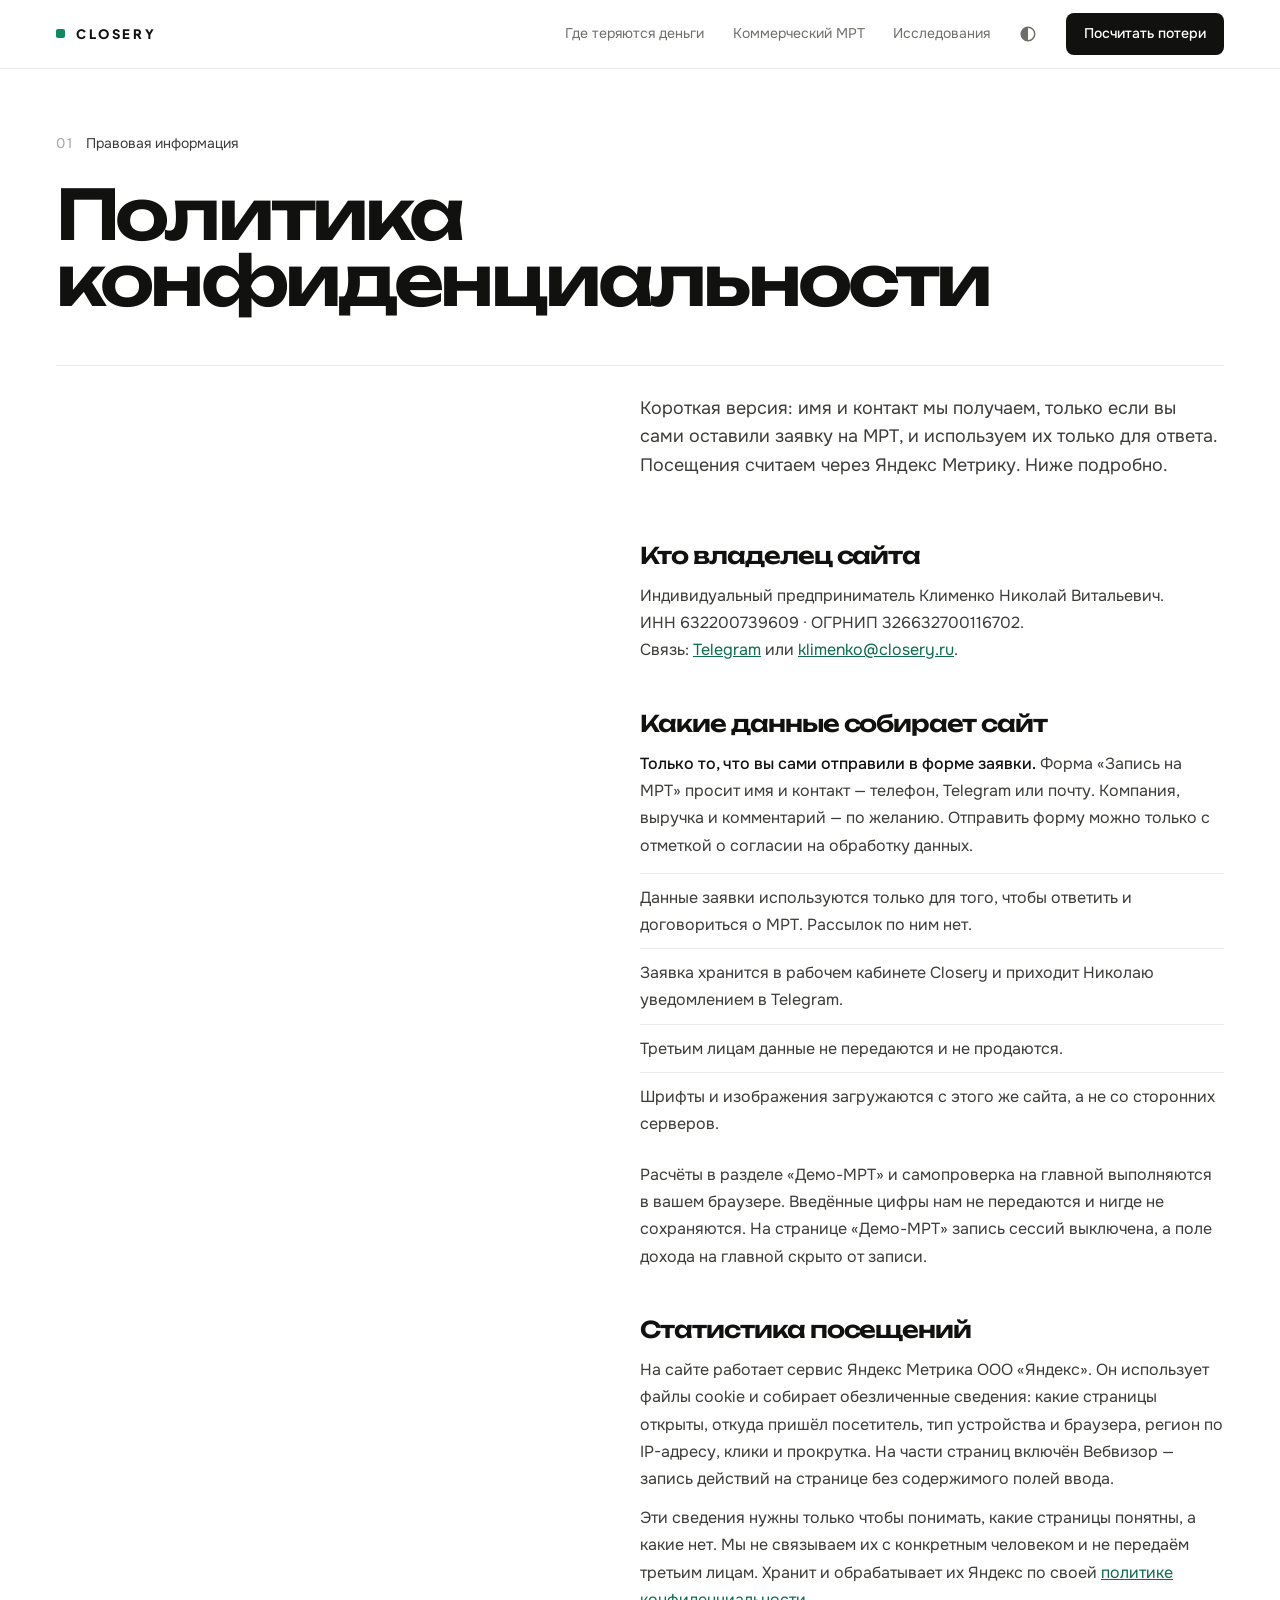
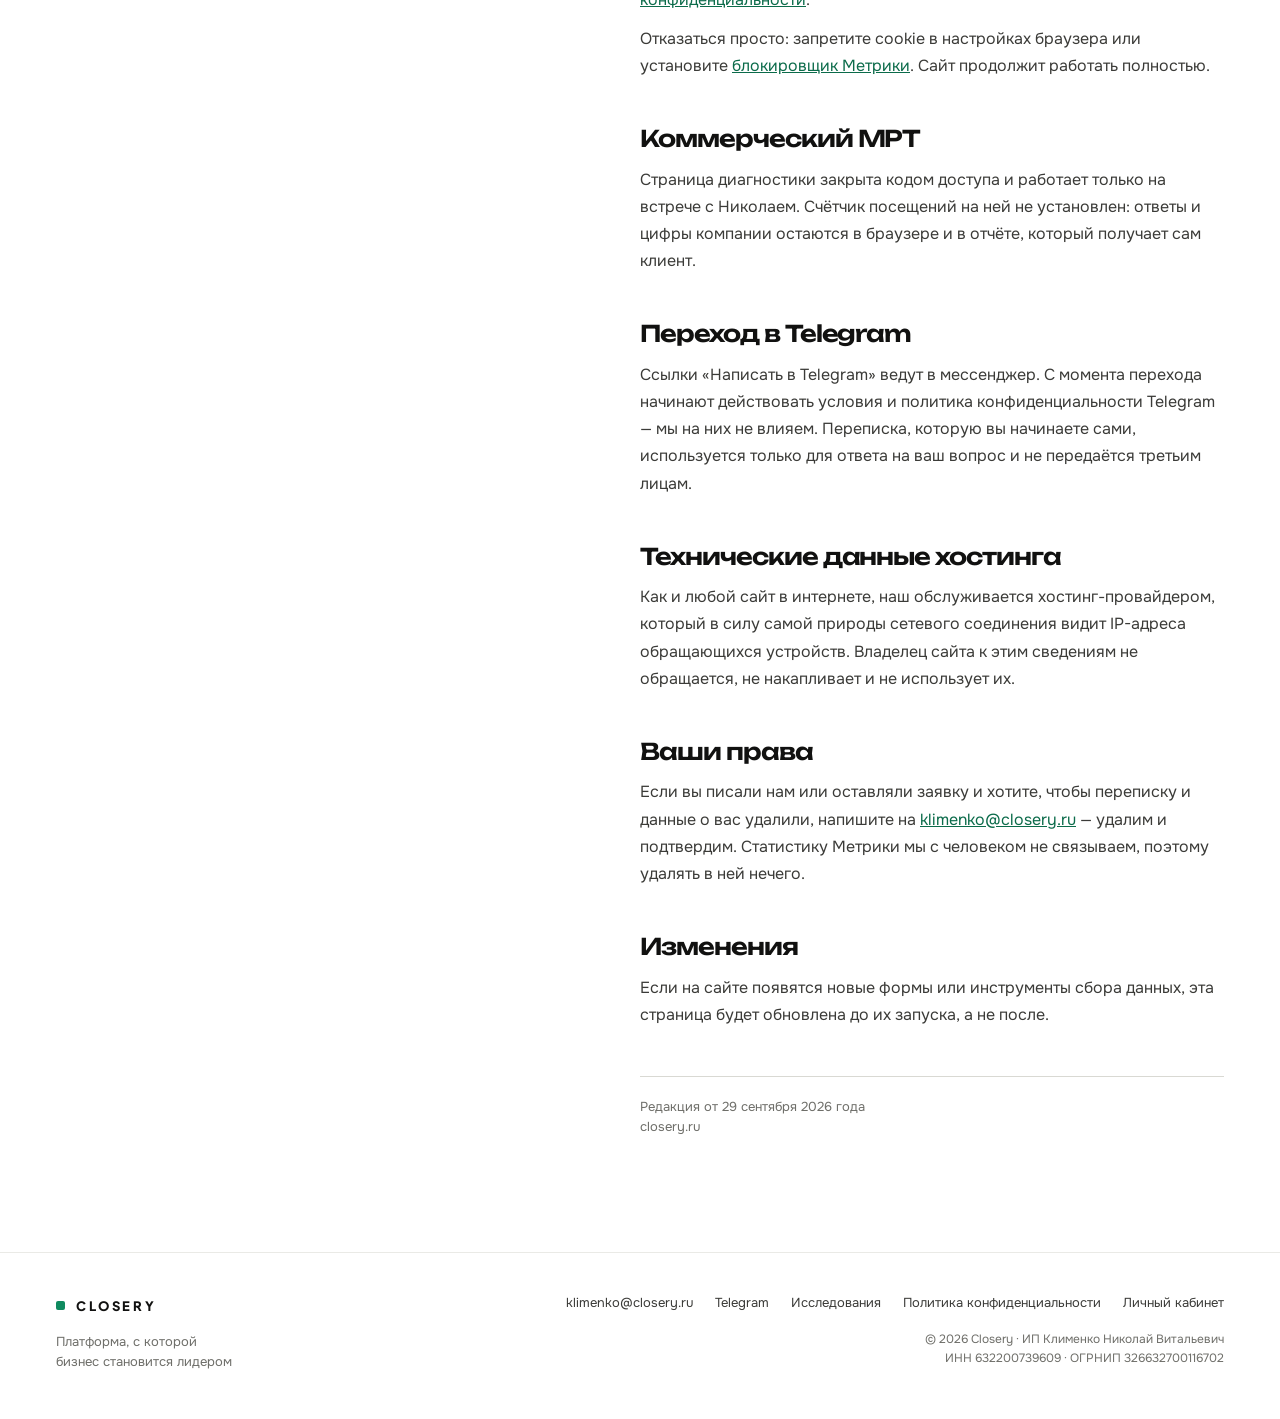
<file: policy/index.html>
<!DOCTYPE html>
<html lang="ru">
<head>
<meta charset="utf-8">
<meta name="viewport" content="width=device-width, initial-scale=1">
<script src="/theme.js"></script>
<title>Политика конфиденциальности · Closery</title>
<meta name="description" content="Какие данные собирает closery.ru: обезличенная статистика посещений через Яндекс Метрику. Форм и регистрации на сайте нет.">
<meta name="robots" content="noindex">
<link rel="stylesheet" href="/site.css">
<style>
.hero{padding-top:clamp(40px,5vw,80px)}
.doc{display:grid;grid-template-columns:minmax(0,1fr);padding-bottom:clamp(90px,9vw,140px)}
.doc>*{max-width:720px}
@media(min-width:981px){.doc{padding-left:calc(50% + 0px)}.doc>*{max-width:none}}
.doc h2{font-size:clamp(20px,1.8vw,26px);margin:48px 0 14px}
.doc h2:first-child{margin-top:0}
.doc p,.doc li{font-size:16px;line-height:1.7;color:var(--ink-2)}
.doc p+p{margin-top:12px}
.doc strong{color:var(--ink);font-weight:500}
.doc a{color:var(--ok-soft)}
.doc ul{list-style:none;margin:14px 0}
.doc li{padding:10px 0;border-top:1px solid var(--rule)}
.doc .meta{margin-top:48px;padding-top:20px;border-top:1px solid var(--rule-2);font-size:13px;color:var(--ink-3)}
.hero-row{margin-top:clamp(32px,4vw,56px);padding-top:28px;border-top:1px solid var(--rule);margin-bottom:clamp(40px,5vw,72px)}
@media(min-width:981px){.hero-row{padding-left:50%}}
h1{font-size:clamp(28px,5.4vw,80px);overflow-wrap:break-word}
</style>
<!-- Yandex.Metrika counter -->
<script type="text/javascript">
    (function(m,e,t,r,i,k,a){
        m[i]=m[i]||function(){(m[i].a=m[i].a||[]).push(arguments)};
        m[i].l=1*new Date();
        for (var j = 0; j < document.scripts.length; j++) {if (document.scripts[j].src === r) { return; }}
        k=e.createElement(t),a=e.getElementsByTagName(t)[0],k.async=1,k.src=r,a.parentNode.insertBefore(k,a)
    })(window, document,'script','https://mc.webvisor.org/metrika/tag_ww.js?id=113130091', 'ym');

    ym(113130091, 'init', {ssr:true, webvisor:true, clickmap:true, ecommerce:"dataLayer", referrer: document.referrer, url: location.href, accurateTrackBounce:true, trackLinks:true});

    /* Цели: клик в Telegram и на почту — главные действия сайта */
    document.addEventListener('click', function(ev){
        var a = ev.target.closest && ev.target.closest('a[href]'); if(!a) return;
        if(a.href.indexOf('t.me/klimenko_prod') > -1 && (!window.closeryLead || /telegram/i.test(a.textContent) || a.closest('footer') || a.closest('.lf'))) ym(113130091, 'reachGoal', 'tg_click');
        else if(a.href.indexOf('mailto:klimenko@') === 0) ym(113130091, 'reachGoal', 'mail_click');
    }, true);
</script>
<!-- /Yandex.Metrika counter -->
<script>document.documentElement.classList.add('js')</script>
</head>
<body>
<noscript><div><img src="https://mc.yandex.ru/watch/113130091" style="position:absolute; left:-9999px;" alt="" /></div></noscript>
<header class="bar">
  <div class="w bar-in">
    <a class="logo" href="/"><i></i>Closery</a>
    <nav class="bar-nav">
      <a class="bar-lnk" href="/#leaks">Где теряются деньги</a>
      <a class="bar-lnk" href="/mri/">Коммерческий МРТ</a>
      <a class="bar-lnk" href="/research/">Исследования</a>
      <a class="bar-cta" href="https://lk.closery.ru/register?next=/start&amp;utm_source=site&amp;utm_content=policy-header">Посчитать потери</a>
      <button class="bar-burger" id="barBurger" aria-label="Меню" aria-expanded="false"><span></span><span></span><span></span></button>
    </nav>
  </div>
  <i class="progress" id="progress"></i>
</header>
<div class="bar-mobile" id="barMobile"><a href="/">Главная</a><a href="/#leaks">Где теряются деньги</a><a href="/mri/">Коммерческий МРТ</a><a href="/research/">Исследования</a><a href="https://lk.closery.ru/register?next=/start&amp;utm_source=site&amp;utm_content=policy-menu">Посчитать потери</a></div>
<main id="top">
<section class="w hero">
  <p class="kick">Правовая информация</p>
  <h1>Политика конфиденциальности</h1>
  <div class="hero-row"><p class="lede">Короткая версия: имя и контакт мы получаем, только если вы сами оставили заявку на МРТ, и используем их только для ответа. Посещения считаем через Яндекс Метрику. Ниже подробно.</p></div>
</section>
<div class="w doc">

  <h2>Кто владелец сайта</h2>
  <p>Индивидуальный предприниматель Клименко Николай Витальевич.<br>
  ИНН 632200739609 · ОГРНИП 326632700116702.<br>
  Связь: <a href="https://t.me/klimenko_prod" target="_blank" rel="noopener">Telegram</a> или <a href="mailto:klimenko@closery.ru">klimenko@closery.ru</a>.</p>

  <h2>Какие данные собирает сайт</h2>
  <p><strong>Только то, что вы сами отправили в форме заявки.</strong> Форма «Запись на МРТ» просит имя и контакт — телефон, Telegram или почту. Компания, выручка и комментарий — по желанию. Отправить форму можно только с отметкой о согласии на обработку данных.</p>
  <ul>
    <li><span>Данные заявки используются только для того, чтобы ответить и договориться о МРТ. Рассылок по ним нет.</span></li>
    <li><span>Заявка хранится в рабочем кабинете Closery и приходит Николаю уведомлением в Telegram.</span></li>
    <li><span>Третьим лицам данные не передаются и не продаются.</span></li>
    <li><span>Шрифты и изображения загружаются с этого же сайта, а не со сторонних серверов.</span></li>
  </ul>
  <p>Расчёты в разделе «Демо-МРТ» и самопроверка на главной выполняются в вашем браузере. Введённые цифры нам не передаются и нигде не сохраняются. На странице «Демо-МРТ» запись сессий выключена, а поле дохода на главной скрыто от записи.</p>

  <h2>Статистика посещений</h2>
  <p>На сайте работает сервис Яндекс Метрика ООО «Яндекс». Он использует файлы cookie и собирает обезличенные сведения: какие страницы открыты, откуда пришёл посетитель, тип устройства и браузера, регион по IP-адресу, клики и прокрутка. На части страниц включён Вебвизор — запись действий на странице без содержимого полей ввода.</p>
  <p>Эти сведения нужны только чтобы понимать, какие страницы понятны, а какие нет. Мы не связываем их с конкретным человеком и не передаём третьим лицам. Хранит и обрабатывает их Яндекс по своей <a href="https://yandex.ru/legal/confidential/" target="_blank" rel="noopener">политике конфиденциальности</a>.</p>
  <p>Отказаться просто: запретите cookie в настройках браузера или установите <a href="https://yandex.ru/support/metrica/general/opt-out.html" target="_blank" rel="noopener">блокировщик Метрики</a>. Сайт продолжит работать полностью.</p>

  <h2>Коммерческий МРТ</h2>
  <p>Страница диагностики закрыта кодом доступа и работает только на встрече с Николаем. Счётчик посещений на ней не установлен: ответы и цифры компании остаются в браузере и в отчёте, который получает сам клиент.</p>

  <h2>Переход в Telegram</h2>
  <p>Ссылки «Написать в Telegram» ведут в мессенджер. С момента перехода начинают действовать условия и политика конфиденциальности Telegram — мы на них не влияем. Переписка, которую вы начинаете сами, используется только для ответа на ваш вопрос и не передаётся третьим лицам.</p>

  <h2>Технические данные хостинга</h2>
  <p>Как и любой сайт в интернете, наш обслуживается хостинг-провайдером, который в силу самой природы сетевого соединения видит IP-адреса обращающихся устройств. Владелец сайта к этим сведениям не обращается, не накапливает и не использует их.</p>

  <h2>Ваши права</h2>
  <p>Если вы писали нам или оставляли заявку и хотите, чтобы переписку и данные о вас удалили, напишите на <a href="mailto:klimenko@closery.ru">klimenko@closery.ru</a> — удалим и подтвердим. Статистику Метрики мы с человеком не связываем, поэтому удалять в ней нечего.</p>

  <h2>Изменения</h2>
  <p>Если на сайте появятся новые формы или инструменты сбора данных, эта страница будет обновлена до их запуска, а не после.</p>

  <div class="meta">Редакция от 29 сентября 2026 года<br>closery.ru</div>
</div>
</main>
<footer>
  <div class="w ft">
    <div>
      <a class="logo" href="/"><i></i>Closery</a>
      <div class="ft-tag">Платформа, с которой<br>бизнес становится лидером</div>
    </div>
    <div>
      <div class="ft-links">
        <a href="mailto:klimenko@closery.ru">klimenko@closery.ru</a>
        <a href="https://t.me/klimenko_prod">Telegram</a>
        <a href="/research/">Исследования</a>
        <a href="/policy/">Политика&nbsp;конфиденциальности</a>
        <a href="https://lk.closery.ru/" rel="nofollow">Личный&nbsp;кабинет</a>
      </div>
      <div class="ft-legal">© 2026 Closery · ИП Клименко Николай Витальевич<br>ИНН 632200739609 · ОГРНИП 326632700116702</div>
    </div>
  </div>
</footer>
<script src="/site.js"></script>
<script src="/lead.js" defer></script>
<script src="/cab.js" defer></script>
</body>
</html>
</file>
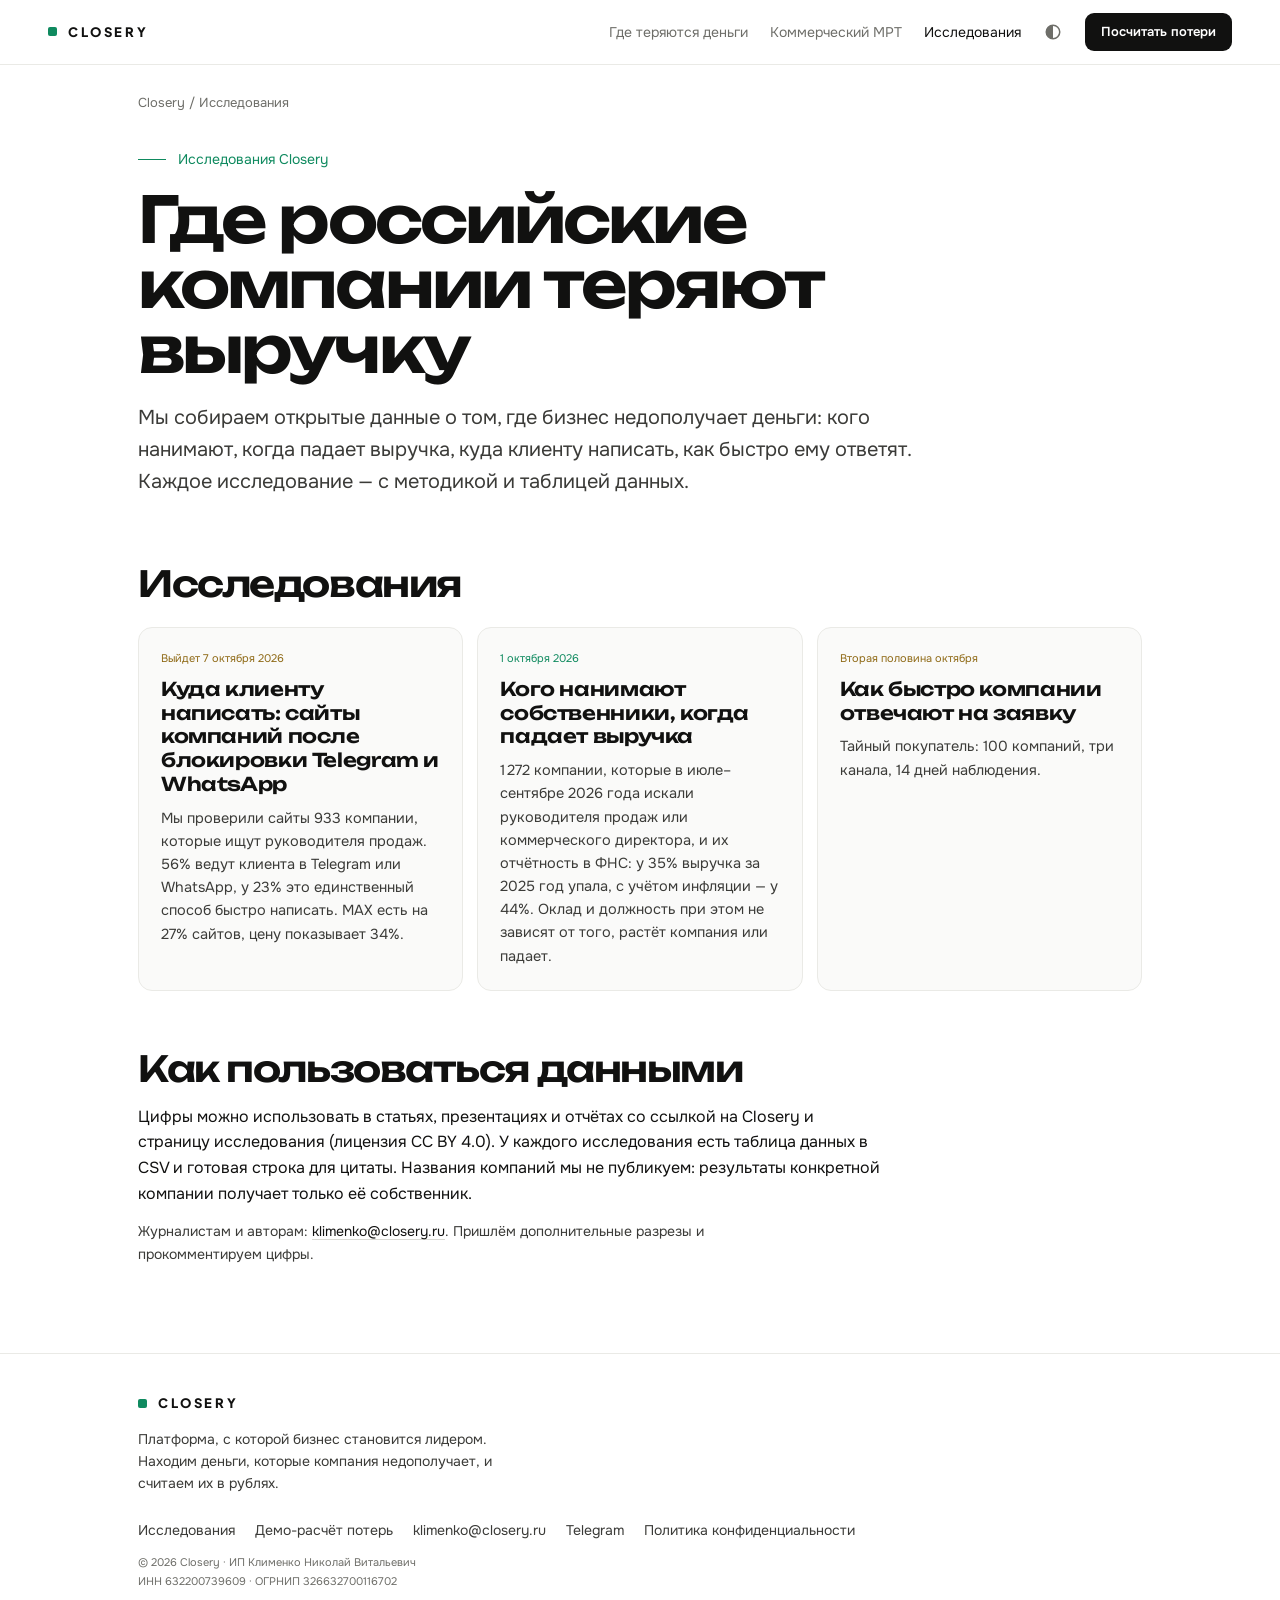
<file: research/index.html>
<!DOCTYPE html>
<html lang="ru">
<head>
<meta charset="utf-8">
<meta name="viewport" content="width=device-width, initial-scale=1">
<script src="/theme.js"></script>
<title>Исследования Closery: где российские компании теряют выручку</title>
<meta name="description" content="Открытые данные Closery о том, где российские компании недополучают деньги: найм, заявки, скорость ответа. Цифры можно цитировать со ссылкой.">
<link rel="canonical" href="https://closery.ru/research/">
<meta name="robots" content="index, follow, max-image-preview:large">
<meta name="author" content="Closery">
<meta property="og:type" content="website">
<meta property="og:locale" content="ru_RU">
<meta property="og:site_name" content="Closery">
<meta property="og:title" content="Исследования Closery: где российские компании теряют выручку">
<meta property="og:description" content="Открытые данные Closery о том, где российские компании недополучают деньги: найм, заявки, скорость ответа. Цифры можно цитировать со ссылкой.">
<meta property="og:url" content="https://closery.ru/research/">

<meta name="theme-color" content="#07100D">
<meta property="og:image" content="https://closery.ru/og.png">
<link rel="icon" href="/favicon.ico" sizes="any">
<style>
@font-face{font-family:'Unbounded';font-style:normal;font-weight:600;font-display:swap;src:url(/fonts/unbounded-cyrillic-600-normal.woff2) format('woff2');unicode-range:U+0301,U+0400-045F,U+0490-0491,U+04B0-04B1,U+2116}
@font-face{font-family:'Unbounded';font-style:normal;font-weight:600;font-display:swap;src:url(/fonts/unbounded-latin-600-normal.woff2) format('woff2');unicode-range:U+0000-00FF,U+0131,U+0152-0153,U+02BB-02BC,U+02C6,U+02DA,U+02DC,U+2000-206F,U+20AC,U+2122,U+2191,U+2193,U+2212,U+2215,U+FEFF,U+FFFD,U+20BD}
@font-face{font-family:'Onest';font-style:normal;font-weight:400;font-display:swap;src:url(/fonts/onest-cyrillic-400-normal.woff2) format('woff2');unicode-range:U+0301,U+0400-045F,U+0490-0491,U+04B0-04B1,U+2116}
@font-face{font-family:'Onest';font-style:normal;font-weight:400;font-display:swap;src:url(/fonts/onest-latin-400-normal.woff2) format('woff2');unicode-range:U+0000-00FF,U+0131,U+0152-0153,U+02BB-02BC,U+02C6,U+02DA,U+02DC,U+2000-206F,U+20AC,U+2122,U+2191,U+2193,U+2212,U+2215,U+FEFF,U+FFFD,U+20BD}
@font-face{font-family:'Onest';font-style:normal;font-weight:500;font-display:swap;src:url(/fonts/onest-cyrillic-500-normal.woff2) format('woff2');unicode-range:U+0301,U+0400-045F,U+0490-0491,U+04B0-04B1,U+2116}
@font-face{font-family:'Onest';font-style:normal;font-weight:500;font-display:swap;src:url(/fonts/onest-latin-500-normal.woff2) format('woff2');unicode-range:U+0000-00FF,U+0131,U+0152-0153,U+02BB-02BC,U+02C6,U+02DA,U+02DC,U+2000-206F,U+20AC,U+2122,U+2191,U+2193,U+2212,U+2215,U+FEFF,U+FFFD,U+20BD}
@font-face{font-family:'Onest';font-style:normal;font-weight:600;font-display:swap;src:url(/fonts/onest-cyrillic-600-normal.woff2) format('woff2');unicode-range:U+0301,U+0400-045F,U+0490-0491,U+04B0-04B1,U+2116}
@font-face{font-family:'Onest';font-style:normal;font-weight:600;font-display:swap;src:url(/fonts/onest-latin-600-normal.woff2) format('woff2');unicode-range:U+0000-00FF,U+0131,U+0152-0153,U+02BB-02BC,U+02C6,U+02DA,U+02DC,U+2000-206F,U+20AC,U+2122,U+2191,U+2193,U+2212,U+2215,U+FEFF,U+FFFD,U+20BD}
@font-face{font-family:'Source Serif 4';font-style:normal;font-weight:600;font-display:swap;src:url(/fonts/source-serif-4-cyrillic-600-normal.woff2) format('woff2');unicode-range:U+0301,U+0400-045F,U+0490-0491,U+04B0-04B1,U+2116}
@font-face{font-family:'Source Serif 4';font-style:normal;font-weight:600;font-display:swap;src:url(/fonts/source-serif-4-latin-600-normal.woff2) format('woff2');unicode-range:U+0000-00FF,U+0131,U+0152-0153,U+02BB-02BC,U+02C6,U+02DA,U+02DC,U+2000-206F,U+20AC,U+2122,U+2191,U+2193,U+2212,U+2215,U+FEFF,U+FFFD,U+20BD}
@font-face{font-family:'Plus Jakarta Sans';font-style:normal;font-weight:800;font-display:swap;src:url(/fonts/plus-jakarta-sans-latin-800-normal.woff2) format('woff2')}

:root{
  --bg:#07100D;--bg-2:#0B1714;--paper:#0F1D19;--paper-2:#14251F;--rule:#1B2B26;--rule-2:#2A3F38;
  --ink:#F4F8F6;--ink-2:#CBD6D0;--ink-3:#8FA099;--num:'Source Serif 4',Georgia,serif;
  --loss:#F0555A;--loss-2:#B84A4E;--loss-3:#8C3E42;--mid:#5B6863;
  --ok:#34D399;--ok-2:#29A677;--ok-3:#1F7A5C;--amber:#E8B34D;
  --disp:'Unbounded','Onest',system-ui,sans-serif;--ui:'Onest',system-ui,-apple-system,sans-serif;
  --mono:'Onest',system-ui,sans-serif;--brand:'Plus Jakarta Sans','Onest',sans-serif;
  --gut:clamp(16px,5vw,48px);--r:14px;
}
*{box-sizing:border-box;margin:0;padding:0}
html{scroll-behavior:smooth;-webkit-text-size-adjust:100%}
body{background:var(--bg);color:var(--ink);font-family:var(--ui);line-height:1.6;-webkit-font-smoothing:antialiased;overflow-x:hidden}
a{color:var(--ink);text-decoration-color:var(--rule-2);text-underline-offset:3px}
a:hover{text-decoration-color:var(--ok)}
.w{max-width:1100px;margin:0 auto;padding:0 var(--gut)}
.bar{position:sticky;top:0;z-index:50;background:color-mix(in srgb,var(--bg) 84%,transparent);-webkit-backdrop-filter:blur(18px);backdrop-filter:blur(18px);border-bottom:1px solid var(--rule)}
.bar-in{display:flex;justify-content:space-between;align-items:center;height:64px;gap:16px;max-width:1440px;margin:0 auto;padding:0 var(--gut)}
.logo{display:inline-flex;align-items:center;gap:11px;text-decoration:none;font-family:var(--brand);font-weight:800;font-size:13px;text-transform:uppercase;letter-spacing:.2em;color:var(--ink)}
.logo i{width:9px;height:9px;border-radius:2px;background:var(--ok)}
.nav{display:flex;align-items:center;gap:22px}
.nav a{font-family:var(--mono);font-size:10.5px;letter-spacing:.16em;text-transform:uppercase;text-decoration:none;color:var(--ink-2)}
.nav a:hover,.nav a[aria-current]{color:var(--ink)}
.nav .cta{font-family:var(--ui);font-weight:600;font-size:13px;letter-spacing:0;text-transform:none;color:var(--bg);background:var(--ink);border-radius:9px;padding:9px 16px}
.nav .cta:hover{color:var(--bg);background:var(--ink-2)}
.nav a{white-space:nowrap}
@media(max-width:1000px){.nav a.opt{display:none}}
@media(max-width:860px){.nav a:not(.cta){display:none}}
.crumbs{font-family:var(--mono);font-size:11px;letter-spacing:.08em;color:var(--ink-3);padding-top:28px}
.crumbs a{color:var(--ink-3);text-decoration:none}.crumbs a:hover{color:var(--ink-2)}
.hero{padding:28px 0 8px}
.eyebrow{font-family:var(--mono);font-size:11px;letter-spacing:.18em;text-transform:uppercase;color:var(--ok)}
h1{font-family:var(--disp);font-weight:600;font-size:clamp(28px,4.6vw,54px);line-height:1.08;letter-spacing:-.035em;margin:16px 0 20px;max-width:22ch}
h2{font-family:var(--disp);font-weight:600;font-size:clamp(20px,2.6vw,30px);line-height:1.2;letter-spacing:-.03em;margin:0 0 14px}
h3{font-family:var(--ui);font-weight:600;font-size:17px;line-height:1.35;margin:0 0 6px}
.lede{font-size:clamp(16.5px,1.9vw,20px);line-height:1.6;color:var(--ink-2);max-width:62ch}
.meta{display:flex;flex-wrap:wrap;gap:6px 18px;margin-top:22px;font-family:var(--mono);font-size:11.5px;color:var(--ink-3)}
section{padding:56px 0 0}
p{max-width:68ch}
p+p{margin-top:12px}
.muted{color:var(--ink-2)}
.small{font-size:14px;color:var(--ink-2)}
.kpis{display:grid;grid-template-columns:repeat(auto-fit,minmax(210px,1fr));gap:12px;margin-top:36px}
.kpi{background:var(--paper);border:1px solid var(--rule);border-radius:var(--r);padding:20px 20px 18px}
.kpi b{display:block;font-family:var(--ui);font-weight:600;font-size:clamp(34px,4vw,44px);line-height:1;letter-spacing:-.02em}
.kpi span{display:block;margin-top:10px;font-size:14.5px;line-height:1.45;color:var(--ink-2)}
.kpi.loss b{color:var(--ink)}
.kpi.loss{box-shadow:inset 3px 0 0 var(--loss)}
.kpi.ok{box-shadow:inset 3px 0 0 var(--ok)}
.kpi.mid{box-shadow:inset 3px 0 0 var(--mid)}
.find{list-style:none;counter-reset:f;display:grid;gap:14px;max-width:74ch}
.find li{counter-increment:f;position:relative;padding-left:44px;font-size:17px;line-height:1.55}
.find li::before{content:counter(f,decimal-leading-zero);position:absolute;left:0;top:2px;font-family:var(--mono);font-size:12px;color:var(--ok)}
.card{background:var(--paper);border:1px solid var(--rule);border-radius:var(--r);padding:clamp(18px,3vw,28px);margin-top:18px}
.card h3{margin-bottom:4px}
.card .sub{font-size:14px;color:var(--ink-2);margin-bottom:18px}
.legend{display:flex;flex-wrap:wrap;gap:6px 18px;margin:0 0 14px;font-size:13px;color:var(--ink-2)}
.legend i{display:inline-block;width:12px;height:12px;border-radius:3px;margin-right:7px;vertical-align:-1px}
.hbars{display:grid;gap:8px}
.hrow{display:grid;grid-template-columns:minmax(120px,210px) 1fr;gap:12px;align-items:center}
.hlab{font-size:14px;line-height:1.3;color:var(--ink)}
.hlab small{display:block;font-family:var(--mono);font-size:11px;color:var(--ink-3)}
.htrack{display:flex;align-items:center;gap:8px;min-height:24px;padding-right:96px;min-width:0}
.hbar{display:flex;flex:none;height:20px;gap:2px}
.seg{height:100%;min-width:2px;outline:none;cursor:default;transition:filter .15s}
.seg:last-child{border-radius:0 4px 4px 0}
.seg:hover,.seg:focus-visible{filter:brightness(1.25)}
.seg:focus-visible{box-shadow:0 0 0 2px var(--ink)}
.hval{font-family:var(--mono);font-size:12.5px;color:var(--ink);white-space:nowrap;font-variant-numeric:tabular-nums}
.hval small{color:var(--ink-3)}
@media(max-width:560px){.hrow{grid-template-columns:1fr;gap:4px}}
.axisnote{margin-top:12px;font-size:12.5px;color:var(--ink-3)}
details.tbl{margin-top:16px;border-top:1px solid var(--rule);padding-top:12px}
details.tbl summary{cursor:pointer;font-family:var(--mono);font-size:11.5px;letter-spacing:.08em;color:var(--ink-2)}
table{border-collapse:collapse;width:100%;margin-top:12px;font-size:14px}
th,td{text-align:left;padding:8px 10px;border-bottom:1px solid var(--rule);vertical-align:top}
th{font-weight:600;color:var(--ink-2);font-size:12.5px}
td.n,th.n{text-align:right;font-variant-numeric:tabular-nums;white-space:nowrap}
.tscroll{overflow-x:auto}
.note{border-left:3px solid var(--amber);background:var(--paper);border-radius:0 var(--r) var(--r) 0;padding:18px 20px;margin-top:18px;max-width:74ch}
.checks{list-style:none;display:grid;gap:10px;margin-top:14px;max-width:70ch}
.checks li{padding-left:28px;position:relative}
.checks li::before{content:"";position:absolute;left:0;top:8px;width:12px;height:12px;border:2px solid var(--ok);border-radius:3px}
.cta-box{display:flex;flex-wrap:wrap;gap:14px 24px;align-items:center;justify-content:space-between;background:var(--paper-2);border:1px solid var(--rule-2);border-radius:var(--r);padding:22px 24px;margin-top:22px}
.cta-box p{margin:0;max-width:52ch}
.btn{display:inline-block;font-weight:600;font-size:15px;text-decoration:none;color:var(--bg);background:var(--ok);border-radius:10px;padding:12px 20px;white-space:nowrap}
.btn:hover{background:var(--ok-soft)}
.method dl{display:grid;grid-template-columns:minmax(140px,200px) 1fr;gap:10px 20px;margin-top:10px;max-width:880px}
.method dt{font-family:var(--mono);font-size:12px;letter-spacing:.04em;color:var(--ink-3);padding-top:3px}
.method dd{font-size:15px}
@media(max-width:600px){.method dl{grid-template-columns:1fr;gap:2px}.method dd{margin-bottom:12px}}
.cite{font-family:var(--mono);font-size:13px;line-height:1.6;background:var(--bg-2);border:1px solid var(--rule);border-radius:10px;padding:14px 16px;margin-top:12px;color:var(--ink);max-width:880px;word-break:break-word}
.row-btns{display:flex;flex-wrap:wrap;gap:10px;margin-top:12px}
.ghost{font-family:var(--mono);font-size:12px;color:var(--ink);background:transparent;border:1px solid var(--rule-2);border-radius:8px;padding:9px 14px;cursor:pointer;text-decoration:none}
.ghost:hover{border-color:var(--ink-2)}
.author{display:flex;gap:16px;align-items:flex-start;margin-top:14px}
.author .av{flex:none;width:48px;height:48px;border-radius:12px;background:var(--paper-2);border:1px solid var(--rule-2);display:grid;place-items:center;font-family:var(--disp);font-size:16px}
.faq{display:grid;gap:10px;margin-top:10px;max-width:880px}
.faq details{background:var(--paper);border:1px solid var(--rule);border-radius:12px;padding:14px 18px}
.faq summary{cursor:pointer;font-weight:600}
.faq details p{margin-top:10px;color:var(--ink-2)}
.cards{display:grid;grid-template-columns:repeat(auto-fit,minmax(280px,1fr));gap:14px;margin-top:22px}
.scard{display:flex;flex-direction:column;gap:10px;background:var(--paper);border:1px solid var(--rule);border-radius:var(--r);padding:22px;text-decoration:none}
.scard:hover{border-color:var(--rule-2)}
.scard .k{font-family:var(--mono);font-size:11px;letter-spacing:.14em;text-transform:uppercase;color:var(--ok)}
.scard .k.soon{color:var(--amber)}
.scard b{font-family:var(--disp);font-weight:600;font-size:19px;line-height:1.25;letter-spacing:-.02em;color:var(--ink)}
.scard span{font-size:14.5px;color:var(--ink-2)}
footer{margin-top:88px;border-top:1px solid var(--rule);padding:36px 0 48px}
.ft{display:flex;flex-wrap:wrap;justify-content:space-between;gap:24px}
.ft-links{display:flex;flex-wrap:wrap;gap:8px 20px;font-size:14px}
.ft-links a{color:var(--ink-2);text-decoration:none}.ft-links a:hover{color:var(--ink)}
.ft-legal{margin-top:12px;font-family:var(--mono);font-size:11px;color:var(--ink-3);line-height:1.7}
#tip{position:fixed;z-index:100;pointer-events:none;background:var(--ink);color:var(--bg);border-radius:8px;padding:8px 11px;font-size:13px;line-height:1.35;max-width:260px;opacity:0;transition:opacity .12s;box-shadow:0 8px 24px rgba(0,0,0,.4)}
#tip b{display:block;font-size:15px}

/* язык сайта Closery: фон с изумрудным свечением, заголовки Unbounded, крупные цифры с засечками, подписи без капса */
.eyebrow{font-size:14px;letter-spacing:0;text-transform:none;color:var(--ok);display:inline-flex;align-items:center;gap:12px}
.eyebrow::before{content:"";width:28px;height:1px;background:var(--ok)}
h1{font-size:clamp(32px,5vw,64px);letter-spacing:-.045em;line-height:1.02}
h2{font-size:clamp(24px,2.8vw,38px);letter-spacing:-.04em}
.kpi b{font-family:var(--num);font-size:clamp(32px,3.2vw,48px);white-space:nowrap}
.kpi{background:var(--paper)}
.meta,.crumbs{font-size:13px;letter-spacing:0}
.nav a{font-family:var(--ui);font-size:14px;letter-spacing:0;text-transform:none;color:var(--ink-3)}
.nav .cta{background:var(--ink);color:var(--bg)}
.nav .cta:hover{background:var(--ok-soft)}
.btn{background:var(--ink);color:var(--bg);font-weight:500}
.btn:hover{background:var(--ok-soft)}
.find li::before{font-family:var(--ui);font-weight:500;font-size:13px}
.scard .k,.method dt,details.tbl summary,.ghost{letter-spacing:0;text-transform:none}
.cite{font-family:var(--ui)}
@media(prefers-reduced-motion:reduce){*{transition:none!important;scroll-behavior:auto!important}}
@media print{.bar,.cta-box,footer,.row-btns{display:none}body{background:#fff;color:#000}}

</style>

<script type="application/ld+json">{"@context": "https://schema.org", "@type": "BreadcrumbList", "itemListElement": [{"@type": "ListItem", "position": 1, "name": "Closery", "item": "https://closery.ru/"}, {"@type": "ListItem", "position": 2, "name": "Исследования", "item": "https://closery.ru/research/"}]}</script>
<style>@media(max-width:360px){.nav{gap:12px}}</style>
</head>
<body>
<header class="bar"><div class="bar-in">
  <a class="logo" href="/"><i></i>Closery</a>
  <nav class="nav" aria-label="Разделы">
      <a href="/#leaks" class="opt">Где теряются деньги</a>
      <a href="/mri/" class="opt">Коммерческий МРТ</a>
      <a href="/research/" aria-current="page">Исследования</a>
      <a href="https://lk.closery.ru/register?next=/start&amp;utm_source=site&amp;utm_content=research-header" class="cta">Посчитать потери</a>
    </nav>
</div></header>
<main>
<nav class="crumbs w" aria-label="Навигация"><a href="/">Closery</a> / <span>Исследования</span></nav>
<div class="w">
<section class="hero">
  <div class="eyebrow">Исследования Closery</div>
  <h1>Где российские компании теряют выручку</h1>
  <p class="lede">Мы собираем открытые данные о том, где бизнес недополучает деньги: кого нанимают, когда падает
  выручка, куда клиенту написать, как быстро ему ответят. Каждое исследование — с методикой и таблицей данных.</p>
</section>
<section>
  <h2>Исследования</h2>
  <div class="cards"><div class="scard"><span class="k soon">Выйдет 7 октября 2026</span><b>Куда клиенту написать: сайты компаний после блокировки Telegram и WhatsApp</b><span>Мы проверили сайты 933 компании, которые ищут руководителя продаж. 56% ведут клиента в Telegram или WhatsApp, у 23% это единственный способ быстро написать. MAX есть на 27% сайтов, цену показывает 34%.</span></div><a class="scard" href="/research/kogo-nanimayut-kogda-padaet-vyruchka-2026/"><span class="k">1 октября 2026</span><b>Кого нанимают собственники, когда падает выручка</b><span>1 272 компании, которые в июле–сентябре 2026 года искали руководителя продаж или коммерческого директора, и их отчётность в ФНС: у 35% выручка за 2025 год упала, с учётом инфляции — у 44%. Оклад и должность при этом не зависят от того, растёт компания или падает.</span></a><div class="scard"><span class="k soon">Вторая половина октября</span><b>Как быстро компании отвечают на заявку</b><span>Тайный покупатель: 100 компаний, три канала, 14 дней наблюдения.</span></div></div>
</section>
<section>
  <h2>Как пользоваться данными</h2>
  <p>Цифры можно использовать в статьях, презентациях и отчётах со ссылкой на Closery и страницу исследования
  (лицензия CC BY 4.0). У каждого исследования есть таблица данных в CSV и готовая строка для цитаты.
  Названия компаний мы не публикуем: результаты конкретной компании получает только её собственник.</p>
  <p class="small" style="margin-top:14px">Журналистам и авторам: <a href="mailto:klimenko@closery.ru">klimenko@closery.ru</a>.
  Пришлём дополнительные разрезы и прокомментируем цифры.</p>
</section>
</div>
</main>
<footer><div class="w ft">
  <div>
    <a class="logo" href="/"><i></i>Closery</a>
    <p class="small" style="margin-top:12px;max-width:44ch">Платформа, с которой бизнес становится лидером. Находим деньги, которые компания недополучает, и считаем их в рублях.</p>
  </div>
  <div>
    <div class="ft-links">
      <a href="/research/">Исследования</a>
      <a href="/mrt-demo/">Демо-расчёт потерь</a>
      <a href="mailto:klimenko@closery.ru">klimenko@closery.ru</a>
      <a href="https://t.me/klimenko_prod">Telegram</a>
      <a href="/policy/">Политика конфиденциальности</a>
    </div>
    <div class="ft-legal">© 2026 Closery · ИП Клименко Николай Витальевич<br>ИНН 632200739609 · ОГРНИП 326632700116702</div>
  </div>
</div></footer>
<script>
(function(){
  var tip=document.createElement('div');tip.id='tip';tip.setAttribute('role','status');document.body.appendChild(tip);
  function show(el,x,y){
    tip.textContent='';var b=document.createElement('b');b.textContent=el.getAttribute('data-v');
    var s=document.createElement('span');s.textContent=el.getAttribute('data-l');tip.appendChild(b);tip.appendChild(s);
    tip.style.opacity=1;var r=tip.getBoundingClientRect();
    var nx=Math.min(x+14,window.innerWidth-r.width-8),ny=y-r.height-12;if(ny<8)ny=y+18;
    tip.style.left=nx+'px';tip.style.top=ny+'px';
  }
  function hide(){tip.style.opacity=0}
  document.querySelectorAll('.seg[data-v]').forEach(function(el){
    el.addEventListener('pointermove',function(e){show(el,e.clientX,e.clientY)});
    el.addEventListener('pointerleave',hide);
    el.addEventListener('focus',function(){var r=el.getBoundingClientRect();show(el,r.left+r.width/2,r.top)});
    el.addEventListener('blur',hide);
  });
  document.querySelectorAll('[data-copy]').forEach(function(btn){
    btn.addEventListener('click',function(){
      var t=document.getElementById(btn.getAttribute('data-copy')).textContent.trim();
      if(navigator.clipboard){navigator.clipboard.writeText(t).then(function(){btn.textContent='Скопировано'})}
    });
  });
})();
</script>
<!-- Yandex.Metrika counter -->
<script type="text/javascript">
    (function(m,e,t,r,i,k,a){
        m[i]=m[i]||function(){(m[i].a=m[i].a||[]).push(arguments)};
        m[i].l=1*new Date();
        for (var j = 0; j < document.scripts.length; j++) {if (document.scripts[j].src === r) { return; }}
        k=e.createElement(t),a=e.getElementsByTagName(t)[0],k.async=1,k.src=r,a.parentNode.insertBefore(k,a)
    })(window, document,'script','https://mc.webvisor.org/metrika/tag_ww.js?id=113130091', 'ym');

    ym(113130091, 'init', {ssr:true, webvisor:true, clickmap:true, ecommerce:"dataLayer", referrer: document.referrer, url: location.href, accurateTrackBounce:true, trackLinks:true});

    /* Цели: клик в Telegram и на почту — главные действия сайта */
    document.addEventListener('click', function(ev){
        var a = ev.target.closest && ev.target.closest('a[href]'); if(!a) return;
        if(a.href.indexOf('t.me/klimenko_prod') > -1) ym(113130091, 'reachGoal', 'tg_click');
        else if(a.href.indexOf('mailto:klimenko@') === 0) ym(113130091, 'reachGoal', 'mail_click');
    }, true);
</script>
<!-- /Yandex.Metrika counter -->
<script src="/lead.js" defer></script>
<script src="/cab.js" defer></script>
</body>
</html>
</file>
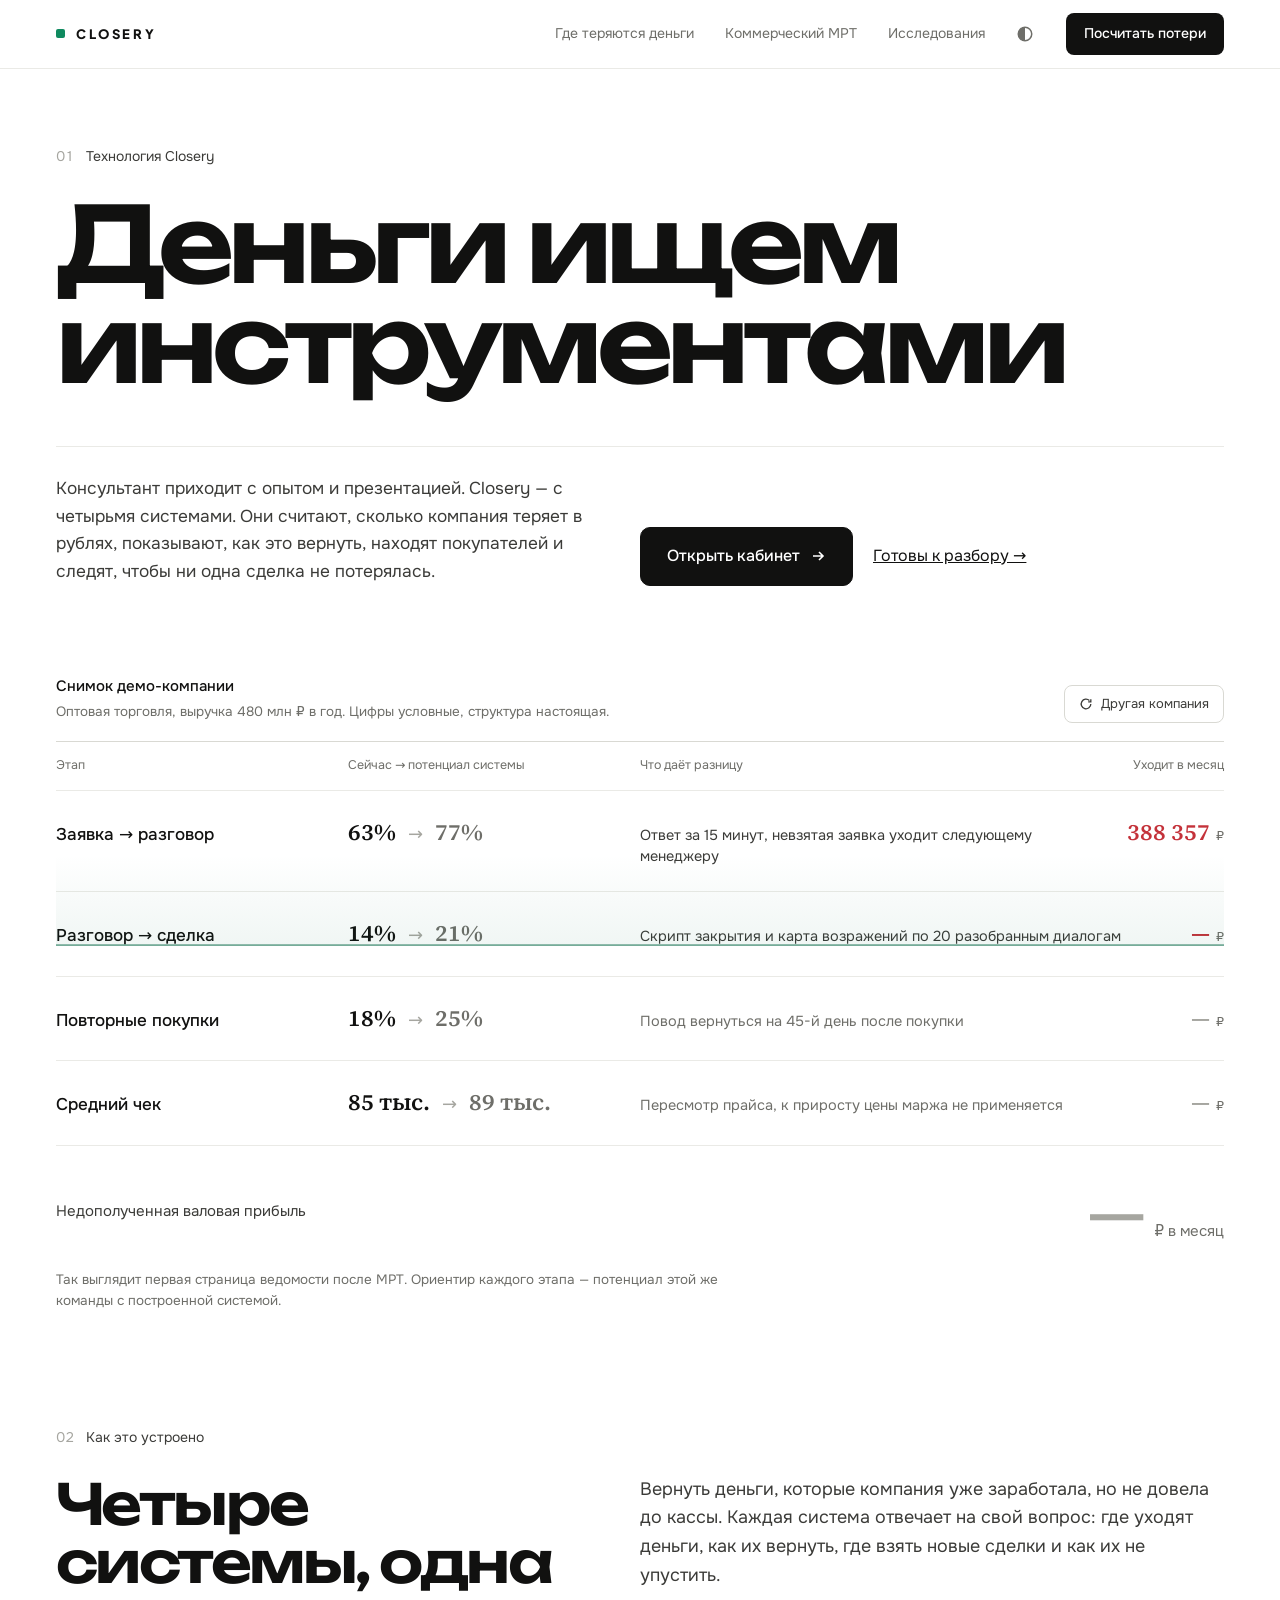
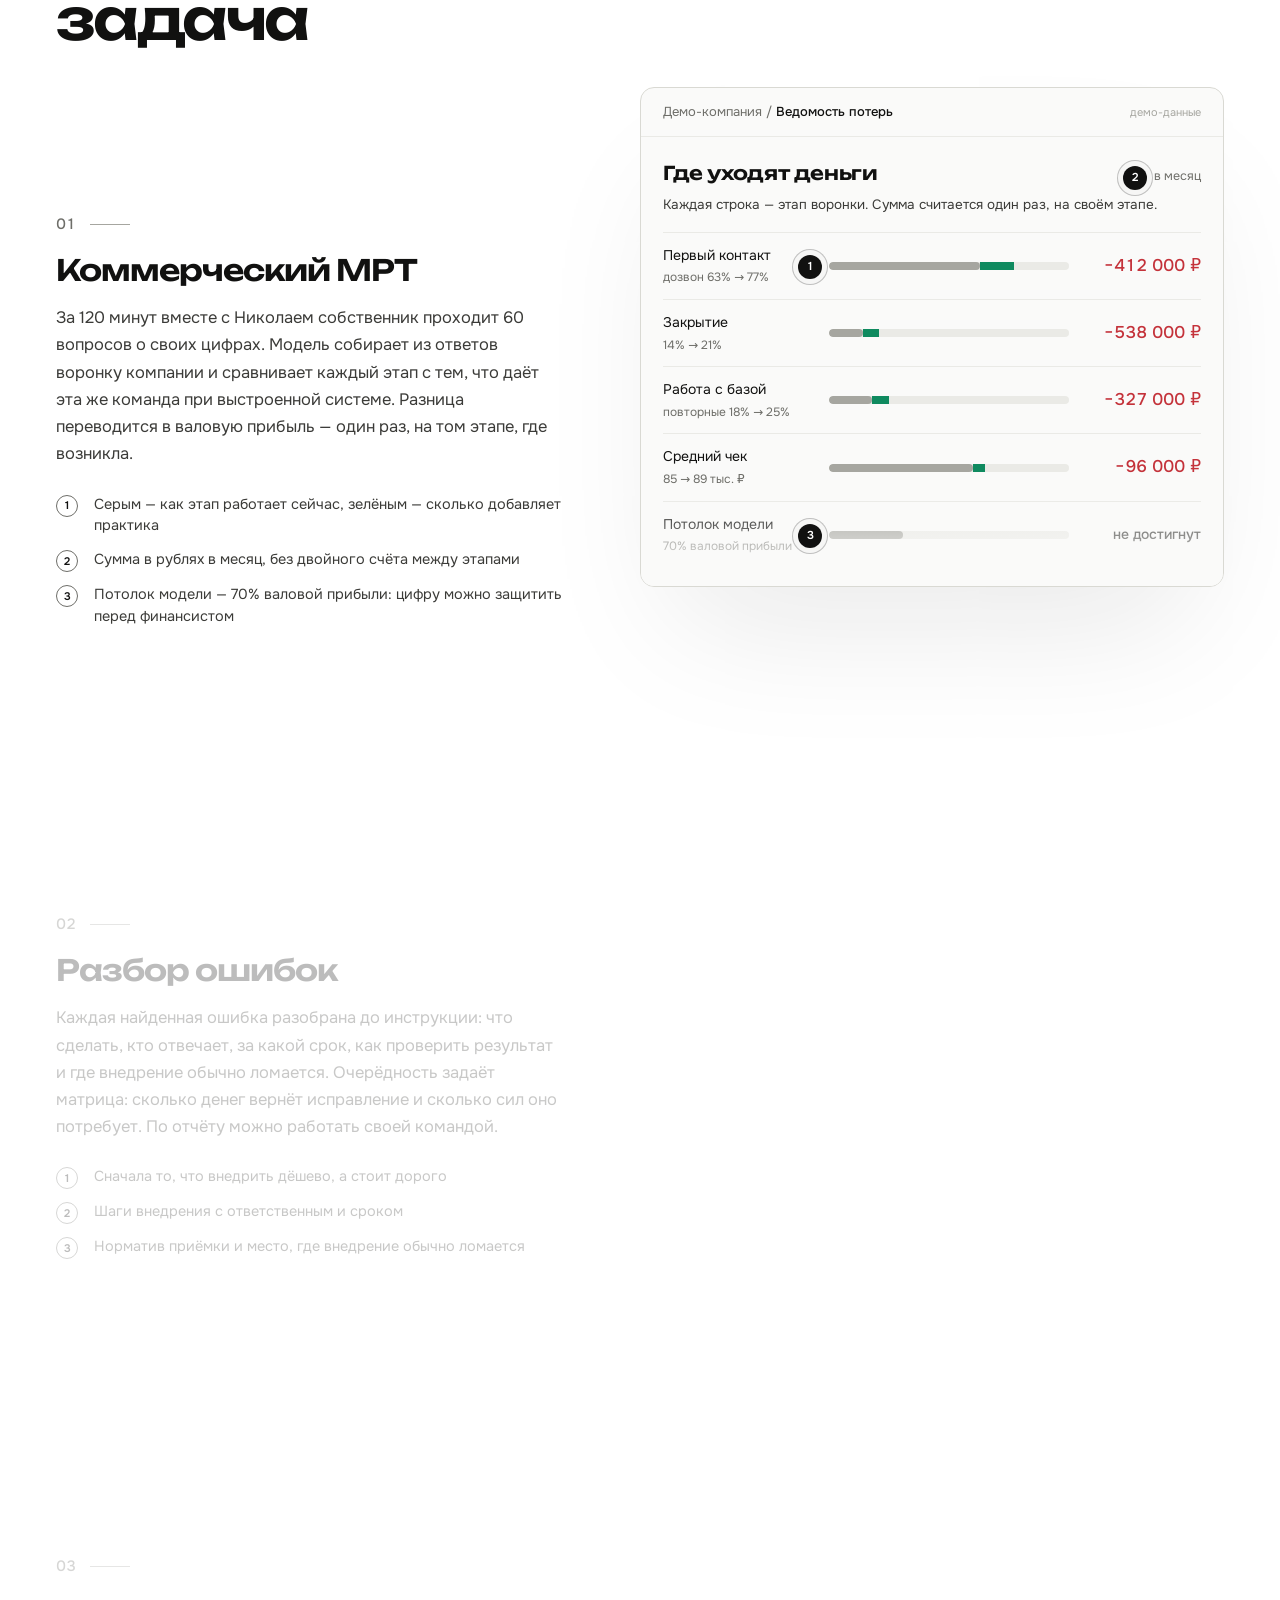
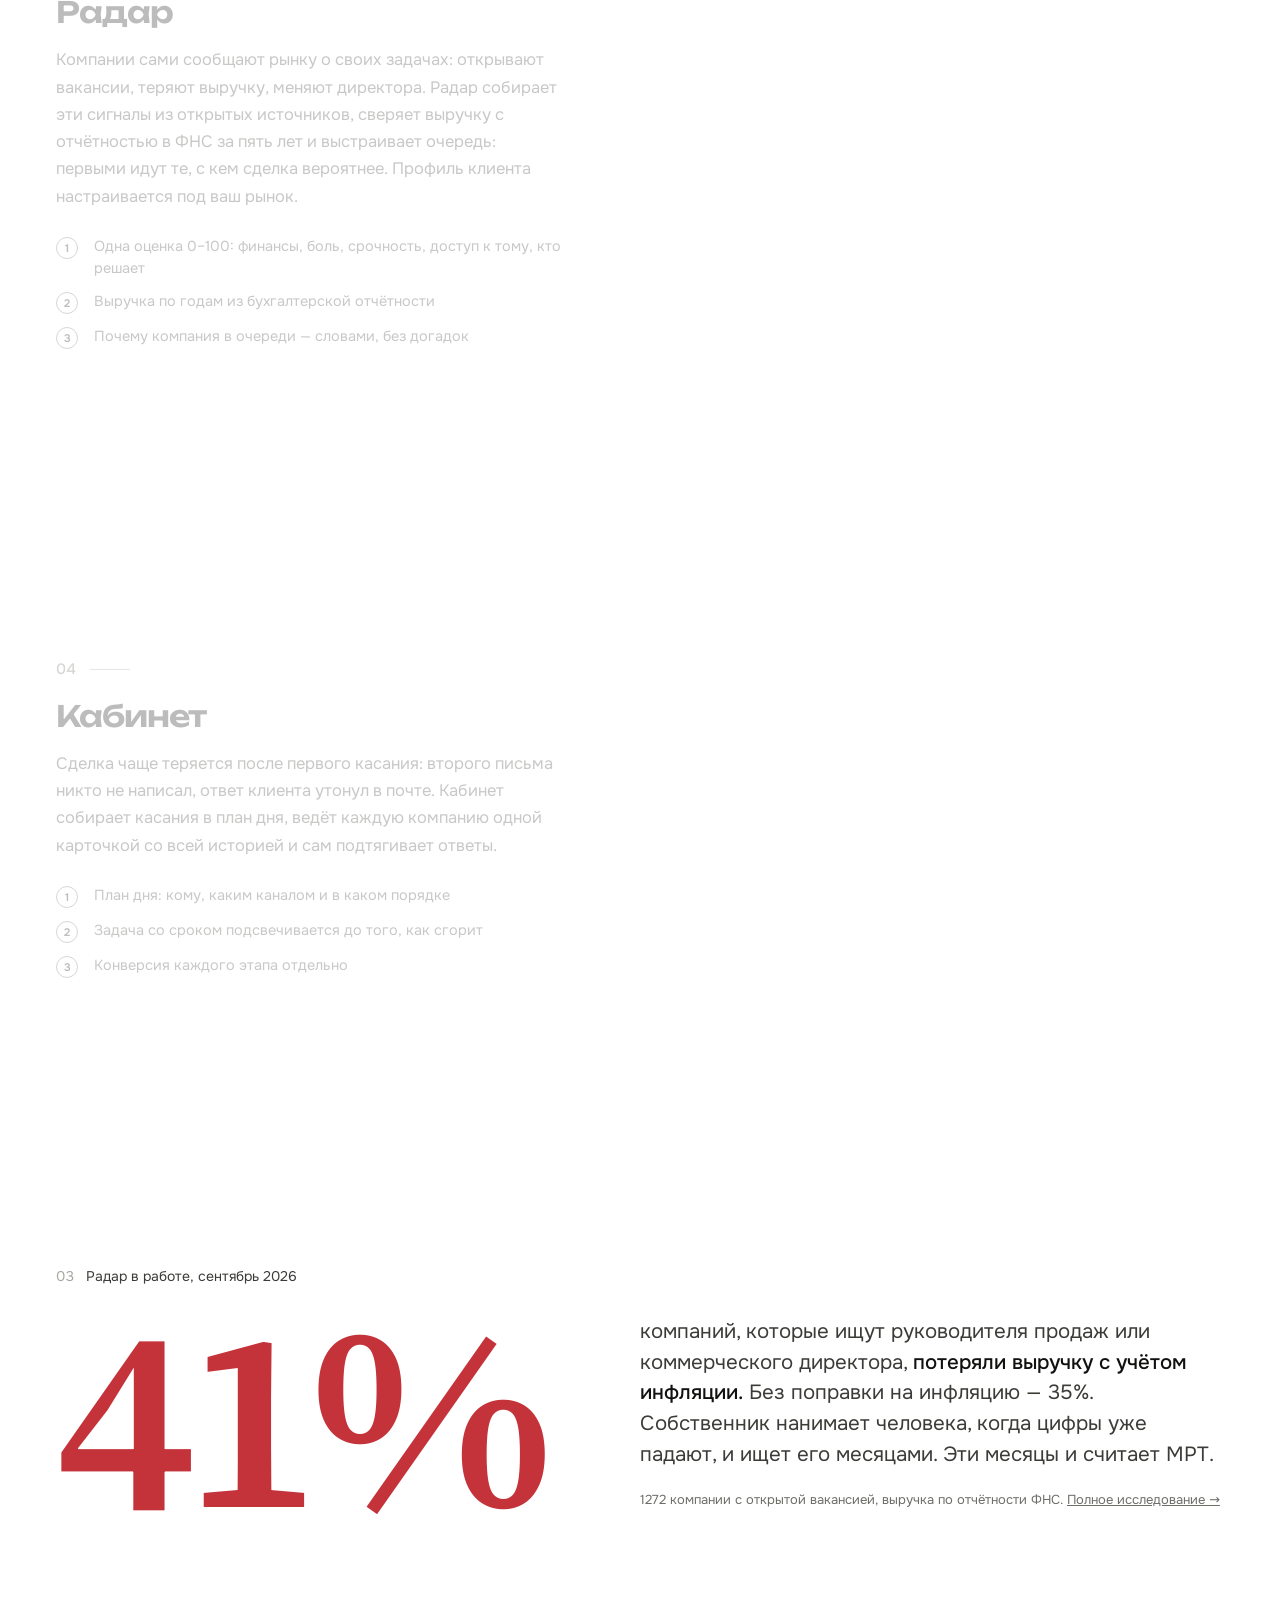
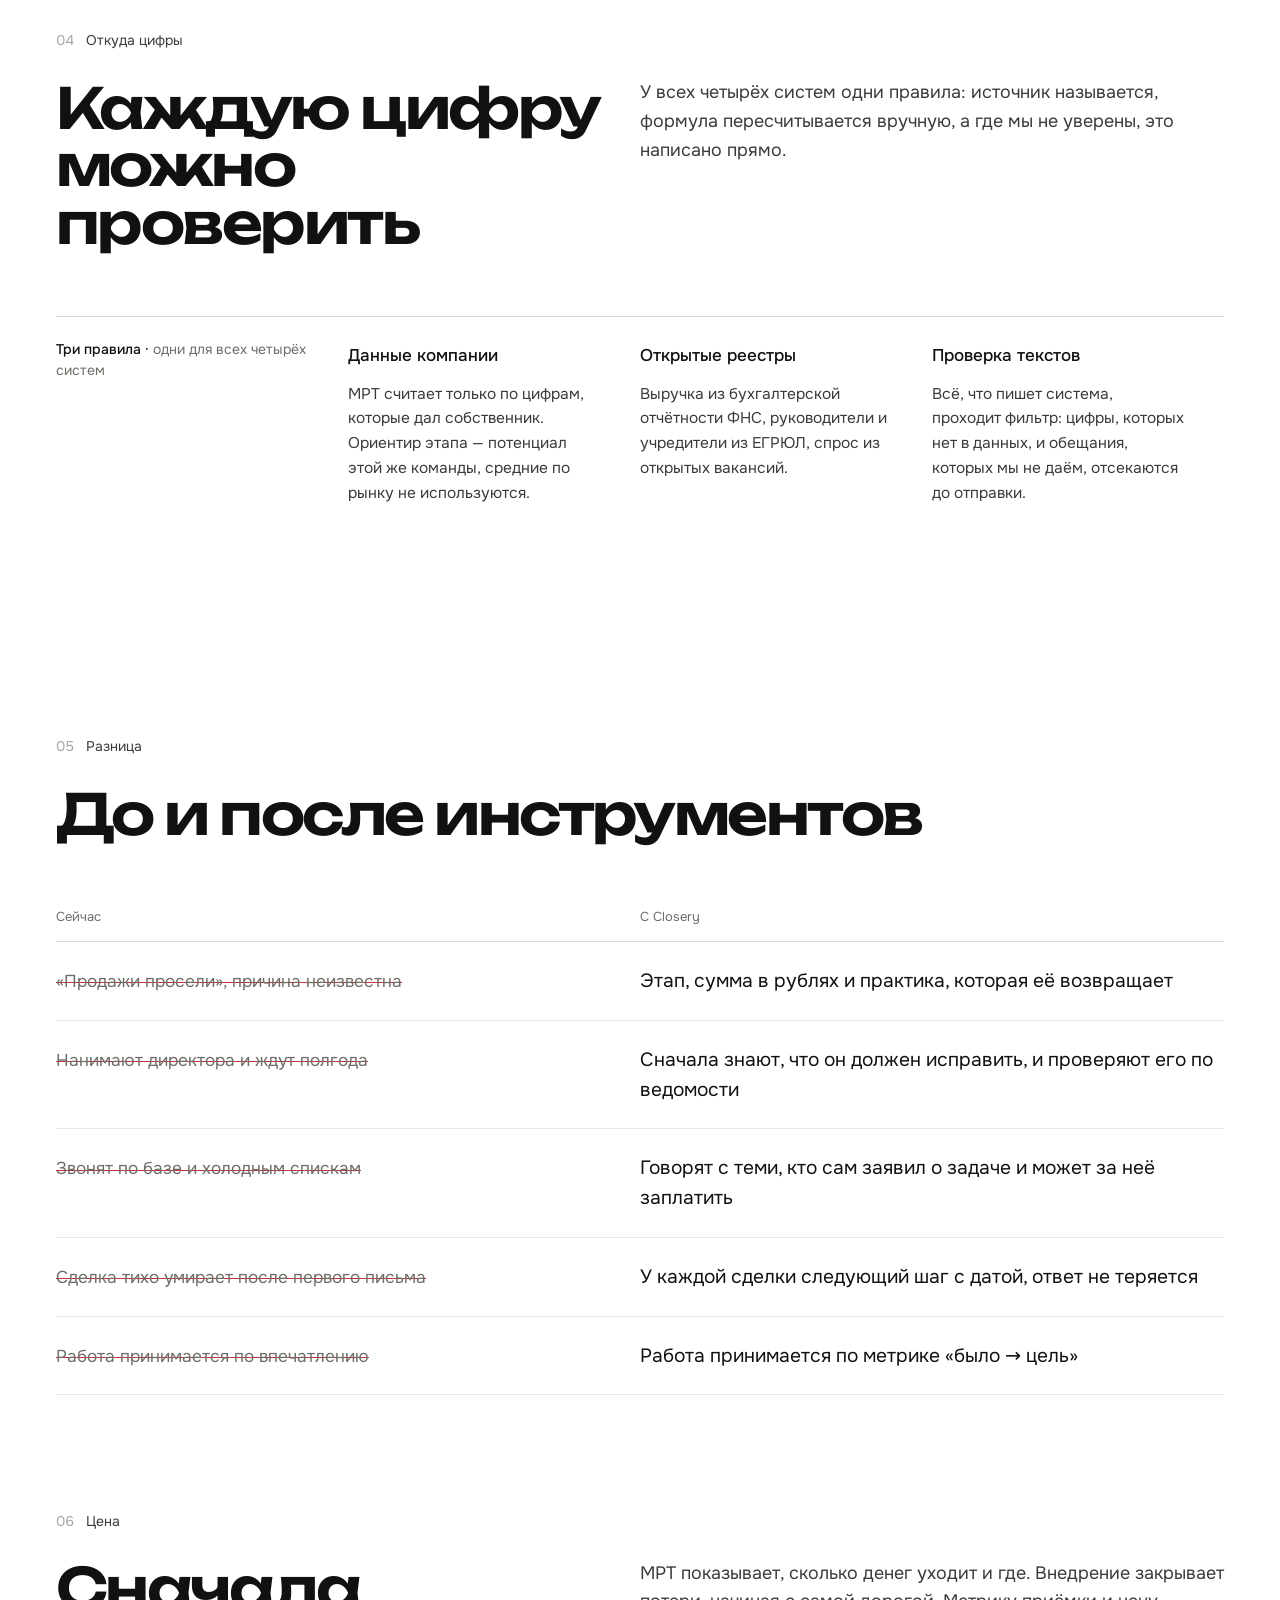
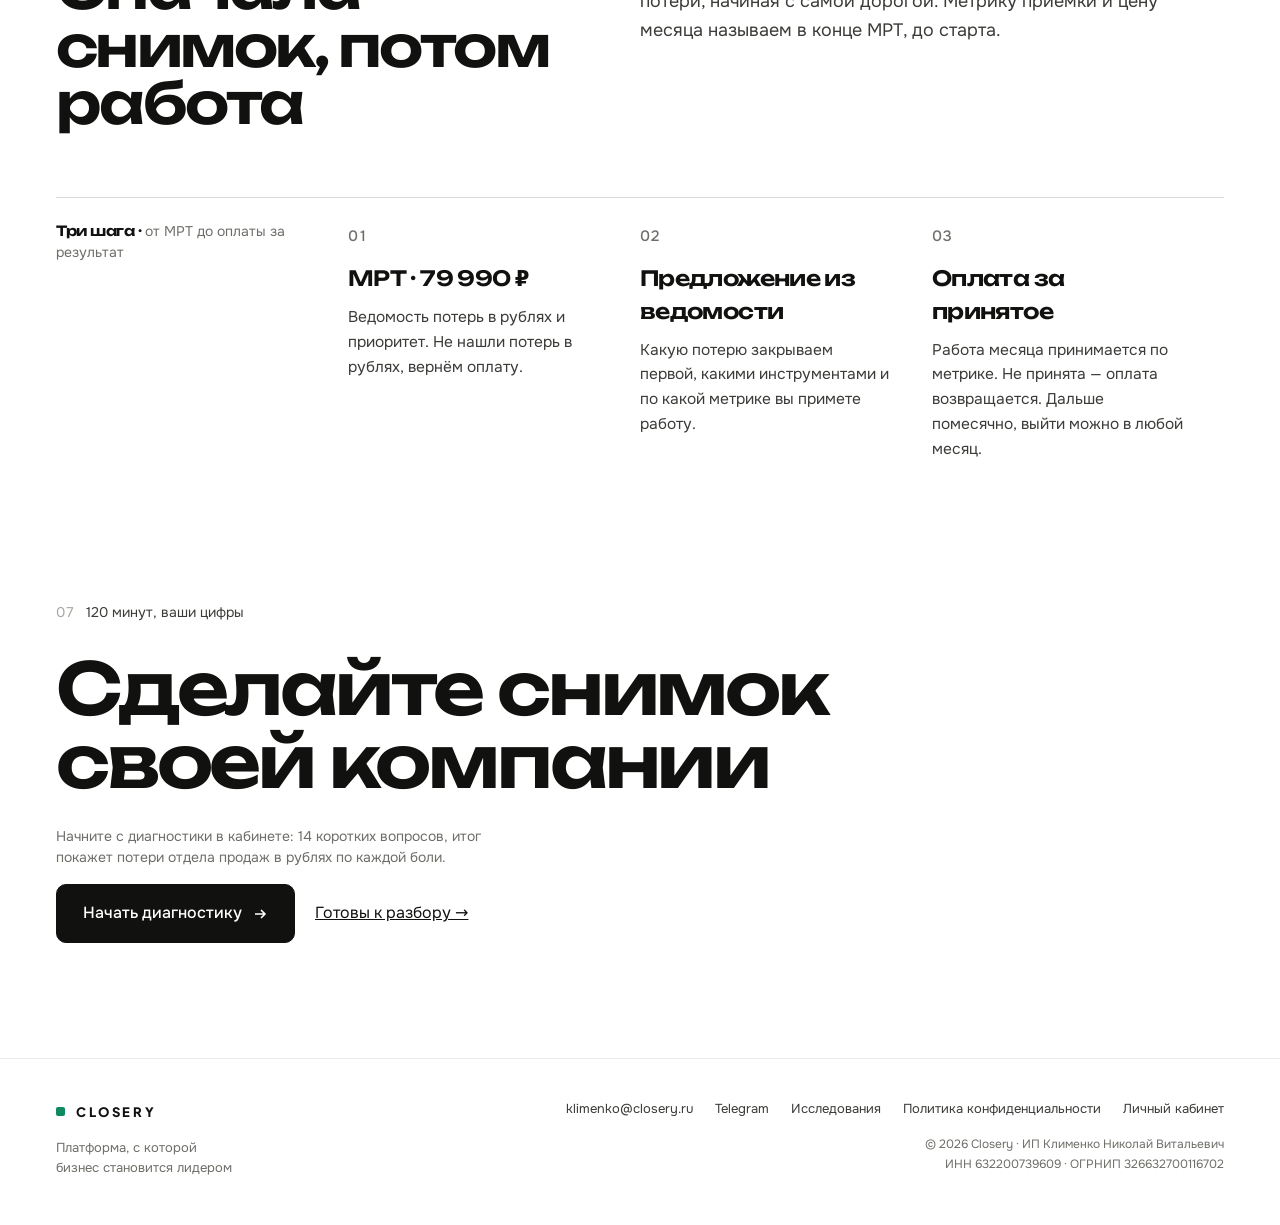
<file: technology/index.html>
<!DOCTYPE html>
<html lang="ru">
<head>
<meta charset="utf-8">
<meta name="viewport" content="width=device-width, initial-scale=1">
<script src="/theme.js"></script>
<title>Технология · Closery</title>
<meta name="description" content="Четыре собственных инструмента Closery: Коммерческий МРТ считает потери в рублях, Разбор превращает их в инструкции, Радар находит покупателей по открытым данным, Кабинет не даёт сделке потеряться между касаниями.">
<link rel="canonical" href="https://closery.ru/technology/">
<meta property="og:type" content="website">
<meta property="og:site_name" content="Closery">
<meta property="og:title" content="Технология · Closery">
<meta property="og:description" content="Деньги ищем инструментами. МРТ, Разбор, Радар и Кабинет — как они работают и что остаётся у компании.">
<meta property="og:url" content="https://closery.ru/technology/">
<meta property="og:image" content="https://closery.ru/og.png">
<meta name="twitter:card" content="summary_large_image">
<link rel="icon" href="/favicon.ico" sizes="any">
<link rel="icon" type="image/png" sizes="32x32" href="/favicon-32.png">
<link rel="apple-touch-icon" href="/apple-touch-icon.png">
<link rel="preload" href="/fonts/unbounded-cyrillic-600-normal.woff2" as="font" type="font/woff2" crossorigin>
<link rel="preload" href="/fonts/source-serif-4-cyrillic-600-normal.woff2" as="font" type="font/woff2" crossorigin>
<style>
@font-face{font-family:'Unbounded';font-weight:600;font-display:swap;src:url(/fonts/unbounded-cyrillic-600-normal.woff2) format('woff2');unicode-range:U+0301,U+0400-045F,U+0490-0491,U+04B0-04B1,U+2116}
@font-face{font-family:'Unbounded';font-weight:600;font-display:swap;src:url(/fonts/unbounded-latin-600-normal.woff2) format('woff2');unicode-range:U+0000-00FF,U+2000-206F,U+20AC,U+2122,U+2212}
@font-face{font-family:'Onest';font-weight:400;font-display:swap;src:url(/fonts/onest-cyrillic-400-normal.woff2) format('woff2');unicode-range:U+0301,U+0400-045F,U+0490-0491,U+04B0-04B1,U+2116}
@font-face{font-family:'Onest';font-weight:400;font-display:swap;src:url(/fonts/onest-latin-400-normal.woff2) format('woff2');unicode-range:U+0000-00FF,U+2000-206F,U+20AC,U+20BD,U+2122,U+2212}
@font-face{font-family:'Onest';font-weight:500;font-display:swap;src:url(/fonts/onest-cyrillic-500-normal.woff2) format('woff2');unicode-range:U+0301,U+0400-045F,U+0490-0491,U+04B0-04B1,U+2116}
@font-face{font-family:'Onest';font-weight:500;font-display:swap;src:url(/fonts/onest-latin-500-normal.woff2) format('woff2');unicode-range:U+0000-00FF,U+2000-206F,U+20AC,U+20BD,U+2122,U+2212}
@font-face{font-family:'Onest';font-weight:600;font-display:swap;src:url(/fonts/onest-cyrillic-600-normal.woff2) format('woff2');unicode-range:U+0301,U+0400-045F,U+0490-0491,U+04B0-04B1,U+2116}
@font-face{font-family:'Onest';font-weight:600;font-display:swap;src:url(/fonts/onest-latin-600-normal.woff2) format('woff2');unicode-range:U+0000-00FF,U+2000-206F,U+20AC,U+20BD,U+2122,U+2212}
@font-face{font-family:'Source Serif 4';font-weight:600;font-display:swap;src:url(/fonts/source-serif-4-cyrillic-600-normal.woff2) format('woff2');unicode-range:U+0301,U+0400-045F,U+0490-0491,U+04B0-04B1,U+2116}
@font-face{font-family:'Source Serif 4';font-weight:600;font-display:swap;src:url(/fonts/source-serif-4-latin-600-normal.woff2) format('woff2');unicode-range:U+0000-00FF,U+2000-206F,U+20AC,U+20BD,U+2122,U+2212}
@font-face{font-family:'Plus Jakarta Sans';font-weight:800;font-display:swap;src:url(/fonts/plus-jakarta-sans-latin-800-normal.woff2) format('woff2')}

:root{
  --bg:#07100D;--bg-2:#0B1714;--paper:#0F1D19;--paper-2:#14251F;
  --rule:#1B2B26;--rule-2:#2A3F38;
  --ink:#F4F8F6;--ink-2:#CBD6D0;--ink-3:#8FA099;--ink-4:#5A6B64;
  --loss:#EE5A5E;--ok:#34D399;--ok-soft:#7FE9C0;--amber:#E0B25A;
  --disp:'Unbounded','Plus Jakarta Sans','Onest',system-ui,sans-serif;
  --ui:'Onest',system-ui,-apple-system,sans-serif;
  --num:'Source Serif 4',Georgia,serif;
  --brand:'Plus Jakarta Sans',var(--ui);
  --gut:clamp(20px,5vw,56px);--ease:cubic-bezier(.16,1,.3,1);
}
*{box-sizing:border-box;margin:0;padding:0}
html{scroll-behavior:smooth;-webkit-text-size-adjust:100%}
body{background:var(--bg);color:var(--ink);font-family:var(--ui);line-height:1.55;-webkit-font-smoothing:antialiased;overflow-x:hidden}
/* фактура: едва заметное зерно, как у печатного листа */
main,header.bar,footer{position:relative;z-index:1}
main{overflow-x:clip}
a{color:inherit}
:focus-visible{outline:2px solid var(--ok);outline-offset:3px}
.w{max-width:1440px;margin:0 auto;padding:0 var(--gut)}

/* шапка */
header.bar{position:sticky;top:0;z-index:50;background:color-mix(in srgb,var(--bg) 78%,transparent);-webkit-backdrop-filter:blur(18px) saturate(140%);backdrop-filter:blur(18px) saturate(140%);border-bottom:1px solid var(--rule)}
.bar-in{display:flex;justify-content:space-between;align-items:center;height:68px;gap:20px}
.logo{display:inline-flex;align-items:center;gap:11px;text-decoration:none;font-family:var(--brand);font-weight:800;font-size:13px;text-transform:uppercase;letter-spacing:.2em;color:var(--ink)}
.logo i{width:9px;height:9px;border-radius:2px;background:var(--ok)}
.bar-nav{display:flex;align-items:center;gap:clamp(16px,2.4vw,32px)}
.bar-lnk{font-size:14px;text-decoration:none;color:var(--ink-3);transition:color .2s}
.bar-lnk:hover,.bar-lnk.on{color:var(--ink)}
.bar-cta{font-weight:500;font-size:14px;text-decoration:none;color:var(--bg);border-radius:8px;padding:10px 18px;background:var(--ink);white-space:nowrap;transition:background .2s}
.bar-cta:hover{background:var(--ok-soft)}
.bar-burger{display:none;flex-direction:column;justify-content:center;gap:5px;width:30px;height:30px;cursor:pointer;background:none;border:none;padding:4px}
.bar-burger span{display:block;height:2px;background:var(--ink);border-radius:2px;transition:transform .25s,opacity .2s}
.bar-burger.open span:nth-child(1){transform:translateY(7px) rotate(45deg)}
.bar-burger.open span:nth-child(2){opacity:0}
.bar-burger.open span:nth-child(3){transform:translateY(-7px) rotate(-45deg)}
.bar-mobile{display:none;flex-direction:column;position:fixed;top:68px;left:0;right:0;z-index:100;background:color-mix(in srgb,var(--bg) 96%,transparent);-webkit-backdrop-filter:blur(20px);backdrop-filter:blur(20px);border-bottom:1px solid var(--rule)}
.bar-mobile.open{display:flex}
.bar-mobile a{padding:16px var(--gut);color:var(--ink-2);text-decoration:none;font-size:16px;border-bottom:1px solid var(--rule)}
.bar-mobile a.on{color:var(--ink)}
.progress{position:absolute;left:0;bottom:-1px;height:1px;width:100%;transform-origin:0 50%;transform:scaleX(var(--p,0));background:var(--ink-3)}
@media(max-width:1100px){.bar-lnk.opt{display:none}}
@media(max-width:860px){.bar-lnk{display:none}}
@media(max-width:700px){.bar-burger{display:flex}.bar-cta{display:none}}

/* типографика */
.kick{font-size:14px;color:var(--ink-3);display:flex;align-items:center;gap:12px;margin-bottom:28px}
.kick::before{content:"";width:28px;height:1px;background:var(--ink-4)}
h1{font-family:var(--disp);font-weight:600;letter-spacing:-.055em;line-height:.95;font-size:clamp(40px,8.2vw,132px)}
h2{font-family:var(--disp);font-weight:600;letter-spacing:-.045em;line-height:1.02;font-size:clamp(32px,4.4vw,68px)}
h3{font-family:var(--disp);font-weight:600;letter-spacing:-.035em;line-height:1.1;font-size:clamp(24px,2.3vw,34px)}
.lede{font-size:clamp(17px,1.4vw,20px);line-height:1.6;color:var(--ink-2);max-width:52ch}
.lede strong{color:var(--ink);font-weight:500}
.num{font-family:var(--num);font-weight:600;font-feature-settings:"tnum" 1,"lnum" 1}
.btn{display:inline-flex;align-items:center;gap:10px;background:var(--ink);color:var(--bg);font-weight:500;font-size:16px;padding:16px 26px;text-decoration:none;border-radius:10px;border:1px solid var(--ink);transition:background .2s,border-color .2s}
.btn:hover{background:var(--ok-soft);border-color:var(--ok-soft)}
.btn svg{transition:transform .3s var(--ease)}
.btn:hover svg{transform:translateX(3px)}
.btn-ghost{background:transparent;color:var(--ink);border-color:var(--rule-2)}
.btn-ghost:hover{background:transparent;border-color:var(--ink-3)}
.sec{padding:clamp(88px,9vw,150px) 0 0}

/* ── первый экран ── */
.hero{padding-top:clamp(48px,6vw,96px)}
.hero-top{display:block}
.hero-side{display:grid;grid-template-columns:minmax(0,1fr) auto;gap:clamp(28px,5vw,96px);align-items:end;margin-top:clamp(36px,4vw,64px);padding-top:28px;border-top:1px solid var(--rule)}
.hero-side .hero-cta{margin-top:0}
.hero-side .lede{font-size:clamp(17px,1.35vw,19px)}
.hero-cta{display:flex;flex-wrap:wrap;align-items:center;gap:12px 20px;margin-top:32px}
.cab-why{margin-top:28px;font-size:14px;line-height:1.5;color:var(--ink-3);max-width:52ch}
.end .cab-why+.hero-cta{margin-top:16px}
@media(max-width:980px){.hero-side{grid-template-columns:minmax(0,1fr)}}

/* ведомость, которую проходит скан */
.snap{margin-top:clamp(64px,7vw,110px)}
.snap-top{display:flex;justify-content:space-between;align-items:flex-end;gap:20px;padding-bottom:18px}
.snap-top h4{font-weight:500;font-size:15px}
.snap-top p{font-size:13.5px;color:var(--ink-3);margin-top:4px}
.snap-top button{display:inline-flex;align-items:center;gap:8px;background:none;border:1px solid var(--rule-2);border-radius:8px;color:var(--ink-2);font:inherit;font-size:13px;padding:8px 14px;cursor:pointer;transition:color .2s,border-color .2s}
.snap-top button:hover{color:var(--ink);border-color:var(--ink-3)}
.led{position:relative;border-top:1px solid var(--rule-2)}
.led-row{display:grid;grid-template-columns:minmax(0,1.25fr) minmax(0,.6fr) minmax(0,.6fr) minmax(0,2fr) minmax(0,1.1fr);gap:24px;align-items:baseline;padding:24px 0;border-bottom:1px solid var(--rule)}
.led-row.h{padding:14px 0;font-size:12.5px;color:var(--ink-3)}
.led-row .st{font-size:17px;font-weight:500}
.led-row .v{font-family:var(--num);font-weight:600;font-size:clamp(20px,1.8vw,26px);font-feature-settings:"tnum" 1,"lnum" 1}
.led-row .v.to{color:var(--ink-3)}
.led-row .pr{font-size:14.5px;color:var(--ink-3);line-height:1.45;transition:color .5s}
.led-row .loss{font-family:var(--num);font-weight:600;font-size:clamp(20px,1.8vw,26px);text-align:right;color:var(--ink-4);font-feature-settings:"tnum" 1,"lnum" 1;transition:color .5s}
.led-row .loss i{font-style:normal;font-size:.55em;color:var(--ink-3);margin-left:6px;font-family:var(--ui);font-weight:400}
.led-row.h .loss{font-family:var(--ui);font-size:12.5px;color:var(--ink-3);font-weight:400}
.led-row.hit .loss{color:var(--loss)}
.led-row.hit .pr{color:var(--ink-2)}
.led-tot{display:flex;justify-content:space-between;align-items:baseline;gap:20px;padding-top:30px}
.led-tot>span{font-size:15px;color:var(--ink-2)}
.led-tot b{font-family:var(--num);font-weight:600;font-size:clamp(40px,5.6vw,88px);letter-spacing:-.025em;line-height:1;color:var(--ink-4);transition:color .6s;font-feature-settings:"tnum" 1,"lnum" 1}
.led-tot b i{font-style:normal;font-family:var(--ui);font-weight:400;font-size:15px;color:var(--ink-3);margin-left:10px;letter-spacing:0}
.snap.done .led-tot b{color:var(--loss)}
.scanline{position:absolute;left:0;right:0;top:0;height:1px;background:var(--ok-soft);opacity:0;pointer-events:none;box-shadow:0 0 24px 1px color-mix(in srgb,var(--ok-soft) 30%,transparent)}
.scanline::before{content:"";position:absolute;left:0;right:0;bottom:1px;height:90px;background:linear-gradient(0deg,color-mix(in srgb,var(--ok-soft) 6%,transparent),transparent)}
.snap-note{margin-top:22px;font-size:13.5px;color:var(--ink-3);max-width:74ch}
@media(max-width:900px){
  .led-row{grid-template-columns:max-content minmax(0,1fr) auto;grid-template-areas:"st st loss" "from to to" "pr pr pr";gap:6px 10px;padding:18px 0}
  .led-row.h{display:none}
  .led-row .st{grid-area:st}.led-row .loss{grid-area:loss}.led-row .from{grid-area:from}.led-row .to{grid-area:to}.led-row .pr{grid-area:pr}
  .led-row .v{font-size:16px;color:var(--ink-2)}.led-row .v.from::after{content:" →";color:var(--ink-3)}
  .led-tot{flex-direction:column;align-items:flex-start;gap:8px}
}

/* ── сцена: шаги слева, экран справа закреплён ── */
.how-head{display:grid;grid-template-columns:minmax(0,1.2fr) minmax(0,.8fr);gap:clamp(32px,5vw,96px);align-items:end;margin-bottom:clamp(24px,3vw,48px)}
@media(max-width:980px){.how-head{grid-template-columns:minmax(0,1fr)}}
.stage{display:grid;grid-template-columns:minmax(0,1fr)}
.step{padding:40px 0 28px}
.step-n{font-family:var(--num);font-weight:600;font-size:15px;color:var(--ink-3);margin-bottom:18px;display:flex;gap:14px;align-items:center}
.step-n::after{content:"";width:40px;height:1px;background:var(--ink-4)}
.step h3{margin-bottom:18px}
.step p{font-size:16.5px;line-height:1.65;color:var(--ink-2);max-width:46ch}
.notes{list-style:none;margin-top:26px;display:grid;gap:12px;max-width:46ch}
.notes li{display:grid;grid-template-columns:26px 1fr;gap:12px;font-size:14.5px;line-height:1.5;color:var(--ink-2)}
.notes li i{font-style:normal;width:22px;height:22px;border-radius:50%;border:1px solid var(--ink-3);color:var(--ink);font-size:11px;font-weight:600;display:flex;align-items:center;justify-content:center;margin-top:1px}
.scr{position:relative}
.frame{position:relative;border-radius:14px;border:1px solid var(--rule-2);background:var(--paper);overflow:hidden;box-shadow:0 70px 140px -40px var(--shadow)}
.pin{position:absolute;z-index:5;left:0;top:0;margin:-12px 0 0 -12px;width:24px;height:24px;border-radius:50%;background:var(--ink);color:var(--bg);font-size:11.5px;font-weight:600;display:flex;align-items:center;justify-content:center;
  box-shadow:0 0 0 5px color-mix(in srgb,var(--bg) 85%,transparent),0 0 0 6px color-mix(in srgb,var(--ink) 25%,transparent);transform:scale(0);transition:transform .5s cubic-bezier(.3,1.5,.5,1)}
.scr.on .pin{transform:scale(1)}
.scr.on .pin:nth-of-type(2){transition-delay:.12s}.scr.on .pin:nth-of-type(3){transition-delay:.24s}
@media(min-width:1081px){
  .stage{grid-template-columns:minmax(0,4.1fr) minmax(0,7.9fr);column-gap:clamp(48px,5vw,100px)}
  .step{grid-column:1;min-height:74vh;display:flex;flex-direction:column;justify-content:center;padding:0;opacity:.28;transition:opacity .6s var(--ease)}
  .step.on{opacity:1}
  .step.r1{grid-row:1}.step.r2{grid-row:2}.step.r3{grid-row:3}.step.r4{grid-row:4}
  .scr{grid-column:2;grid-row:1/5;position:sticky;top:calc(50vh - 250px);align-self:start;opacity:0;transform:translateY(20px);transition:opacity .6s var(--ease),transform .8s var(--ease);pointer-events:none}
  .scr.on{opacity:1;transform:none;pointer-events:auto}
  .frame{height:500px}
  .frame::after{content:"";position:absolute;left:0;right:0;bottom:0;height:90px;background:linear-gradient(0deg,var(--paper),transparent);pointer-events:none}
}
@media(max-width:1080px){.pin{display:none}.notes li i{display:none}.notes li{grid-template-columns:1fr}.scr{margin:10px 0 30px}.step{padding-top:60px}}

/* интерфейс внутри рамки */
.app{display:grid;grid-template-columns:168px minmax(0,1fr);height:100%}
.side{border-right:1px solid var(--rule);padding:18px 12px;background:var(--bg-2);font-size:13px}
.side .brand{display:flex;align-items:center;gap:8px;font-family:var(--brand);font-weight:800;font-size:10.5px;letter-spacing:.18em;text-transform:uppercase;margin:2px 8px 22px}
.side .brand i{width:7px;height:7px;border-radius:2px;background:var(--ok)}
.side h6{font-size:11px;font-weight:500;color:var(--ink-3);margin:18px 8px 6px}
.side a{display:flex;justify-content:space-between;padding:7px 8px;border-radius:6px;color:var(--ink-2);text-decoration:none}
.side a.on{background:var(--paper-2);color:var(--ink)}
.side a em{font-style:normal;color:var(--ink-3);font-size:12px}
.crumbs{display:flex;justify-content:space-between;align-items:center;padding:14px 22px;border-bottom:1px solid var(--rule);font-size:13px;color:var(--ink-3)}
.crumbs b{color:var(--ink);font-weight:500}
.crumbs .tag{white-space:nowrap;flex:none;margin-left:12px;font-size:11px;color:var(--ink-4)}
.pane{padding:22px}
@media(max-width:1360px){.app{grid-template-columns:minmax(0,1fr)}.side{display:none}}

/* МРТ */
.rep-h{display:flex;justify-content:space-between;align-items:baseline;gap:16px;margin-bottom:6px}
.rep-h h4{font-family:var(--disp);font-weight:600;font-size:19px;letter-spacing:-.02em}
.rep-h span{font-size:12.5px;color:var(--ink-3)}
.rep-sub{font-size:13.5px;color:var(--ink-2);max-width:64ch;margin-bottom:16px}
.bars .r{display:grid;grid-template-columns:150px minmax(0,1fr) 116px;gap:16px;align-items:center;padding:12px 0;border-top:1px solid var(--rule);font-size:14px}
.bars .t{height:8px;border-radius:4px;background:var(--rule);position:relative;overflow:hidden}
.bars .t s{position:absolute;left:0;top:0;bottom:0;width:0;border-radius:4px;background:var(--ink-4);transition:width 1s var(--ease)}
.bars .t u{position:absolute;top:0;bottom:0;width:0;background:var(--ok);transition:width .9s var(--ease) .5s}
.on .bars .t s{width:var(--a)}.on .bars .t u{width:var(--b)}
.bars .m{text-align:right;font-family:var(--num);font-weight:600;font-size:17px;color:var(--loss);font-feature-settings:"tnum" 1,"lnum" 1}
.bars .r small{display:block;font-size:12px;color:var(--ink-3);margin-top:2px}
@media(max-width:640px){.bars .r{grid-template-columns:minmax(0,1fr) auto}.bars .t{grid-column:1/-1;grid-row:2}}

/* Разбор */
.fix{display:grid;grid-template-columns:minmax(0,.9fr) minmax(0,1.1fr);gap:22px}
.mx{position:relative;aspect-ratio:1/1;border-left:1px solid var(--rule-2);border-bottom:1px solid var(--rule-2);margin:4px 0 22px 18px}
.mx::before,.mx::after{content:"";position:absolute;background:var(--rule)}
.mx::before{left:50%;top:0;bottom:0;width:1px}
.mx::after{top:50%;left:0;right:0;height:1px}
.mx .ax{position:absolute;font-size:11px;color:var(--ink-3)}
.mx .ax.y{left:-18px;top:0;writing-mode:vertical-rl;transform:rotate(180deg)}
.mx .ax.x{right:0;bottom:-20px}
.mx .qn{position:absolute;font-size:11px;color:var(--ink-3)}
.mx .qn.best{color:var(--ok)}
.pt{position:absolute;transform:translate(-50%,50%) scale(.6);display:flex;align-items:center;gap:6px;font-size:11.5px;white-space:nowrap;opacity:0;transition:opacity .5s,transform .6s var(--ease)}
.pt i{width:var(--s,10px);height:var(--s,10px);border-radius:50%;background:var(--c,var(--ink-3));flex:none}
.on .pt{opacity:1;transform:translate(-50%,50%)}
.errc h5{font-family:var(--disp);font-weight:600;font-size:16px;letter-spacing:-.02em;display:flex;justify-content:space-between;gap:12px;padding-bottom:12px;border-bottom:1px solid var(--rule)}
.errc h5 em{white-space:nowrap;font-style:normal;font-family:var(--num);font-size:18px;color:var(--ok-soft);letter-spacing:0}
.errc ol{list-style:none;counter-reset:s}
.errc ol li{counter-increment:s;display:grid;grid-template-columns:22px 1fr;padding:10px 0;border-bottom:1px solid var(--rule);font-size:13px;line-height:1.45;color:var(--ink-2)}
.errc ol li::before{content:counter(s);font-family:var(--num);font-weight:600;color:var(--ink-3)}
.errc dl{display:grid;grid-template-columns:90px 1fr;gap:8px 12px;margin-top:12px;font-size:12.5px;line-height:1.45}
.errc dt{color:var(--ink-3)}.errc dd{color:var(--ink)}
@media(max-width:640px){.fix{grid-template-columns:minmax(0,1fr)}}

/* Радар */
.q-table{width:100%;border-collapse:collapse;font-size:13px}
.q-table th{text-align:left;font-weight:400;font-size:11.5px;color:var(--ink-3);padding:0 10px 10px 0;border-bottom:1px solid var(--rule)}
.q-table td{padding:11px 10px 11px 0;border-bottom:1px solid var(--rule);color:var(--ink-2);white-space:nowrap}
.q-table td:first-child{color:var(--ink);font-weight:500}
.q-table tr.sel td{background:color-mix(in srgb,var(--ink) 4%,transparent)}
.q-table tr.sel td:first-child{box-shadow:inset 2px 0 0 var(--ink);padding-left:10px}
.q-table .sc{font-family:var(--num);font-weight:600;font-size:15px;color:var(--ink)}
.q-table .dn{color:var(--loss)}.q-table .up{color:var(--ok-soft)}
.radar{display:grid;grid-template-columns:minmax(0,1.3fr) minmax(0,1fr);height:100%}
.radar>div{padding:20px}
.radar>div+div{border-left:1px solid var(--rule);background:var(--bg-2)}
.co b{display:block;font-family:var(--disp);font-weight:600;font-size:16px;letter-spacing:-.02em}
.co span{display:block;font-size:12.5px;color:var(--ink-3);margin-top:4px}
.rev{display:grid;grid-template-columns:repeat(5,1fr);gap:7px;align-items:end;height:110px;margin:32px 0 26px}
.rev div{position:relative;height:0;background:var(--ink-4);border-radius:2px 2px 0 0;transition:height 1s var(--ease)}
.rev div:nth-child(2){transition-delay:.08s}.rev div:nth-child(3){transition-delay:.16s}.rev div:nth-child(4){transition-delay:.24s}.rev div:nth-child(5){transition-delay:.4s}
.rev div.dn{background:var(--loss)}
.on .rev div{height:var(--h)}
.rev div::before{content:attr(data-v);position:absolute;top:-19px;left:0;right:0;text-align:center;font-family:var(--num);font-weight:600;font-size:11.5px;color:var(--ink-2)}
.rev div::after{content:attr(data-y);position:absolute;bottom:-19px;left:0;right:0;text-align:center;font-size:10.5px;color:var(--ink-3)}
.sig p{display:grid;grid-template-columns:70px minmax(0,1fr);gap:10px;font-size:12.5px;line-height:1.45;color:var(--ink-2);padding:9px 0;border-top:1px solid var(--rule)}
.sig p b{font-weight:500;font-size:11.5px}
.sig .r{color:var(--loss)}.sig .a{color:var(--amber)}.sig .g{color:var(--ok-soft)}
@media(max-width:800px){.radar{grid-template-columns:minmax(0,1fr)}.radar>div+div{border-left:none;border-top:1px solid var(--rule)}}
.q-table .hide{display:none}

/* Кабинет */
.cab{display:grid;grid-template-columns:minmax(0,1.5fr) minmax(0,1fr);height:100%}
.cab>div{padding:20px}
.cab>div+div{border-left:1px solid var(--rule);background:var(--bg-2)}
.day-h{display:flex;justify-content:space-between;align-items:baseline}
.day-h b{font-family:var(--disp);font-weight:600;font-size:17px;letter-spacing:-.02em}
.day-h span{font-size:12.5px;color:var(--ink-3)}
.day-bar{height:3px;border-radius:2px;background:var(--rule);margin:12px 0 6px;overflow:hidden}
.day-bar i{display:block;height:100%;width:var(--d,0%);background:var(--ok);transition:width .6s var(--ease)}
.task{display:grid;grid-template-columns:22px minmax(0,1fr) auto;gap:12px;align-items:center;padding:12px 0;border-bottom:1px solid var(--rule)}
.task .ch{width:17px;height:17px;border-radius:5px;border:1px solid var(--rule-2);position:relative;transition:background .3s,border-color .3s}
.task .ch::after{content:"";position:absolute;left:5px;top:2px;width:4px;height:8px;border:solid var(--bg);border-width:0 2px 2px 0;transform:rotate(45deg) scale(0);transition:transform .3s cubic-bezier(.3,1.6,.5,1)}
.task b{display:block;font-weight:500;font-size:13.5px}
.task span{display:block;font-size:12px;color:var(--ink-3);margin-top:2px}
.task em{font-style:normal;font-size:11.5px;color:var(--ink-3)}
.task em.hot{color:var(--loss)}
.task.done .ch{background:var(--ok);border-color:var(--ok)}
.task.done .ch::after{transform:rotate(45deg) scale(1)}
.task.done b{color:var(--ink-3)}
.cab h5{font-size:11.5px;font-weight:400;color:var(--ink-3);margin-bottom:14px}
.fun{display:grid;gap:14px}
.fun p{display:grid;grid-template-columns:74px minmax(0,1fr) 30px;gap:10px;align-items:center;font-size:12.5px;color:var(--ink-2)}
.fun p i{height:5px;border-radius:3px;background:var(--ink-4);width:0;transition:width 1s var(--ease)}
.fun p i.g{background:var(--ok)}
.on .fun p i{width:var(--w)}
.fun p b{font-family:var(--num);font-weight:600;font-size:15px;text-align:right;color:var(--ink)}
@media(max-width:800px){.cab{grid-template-columns:minmax(0,1fr)}.cab>div+div{border-left:none;border-top:1px solid var(--rule)}}

/* 44% */
.big{display:grid;grid-template-columns:auto minmax(0,1fr);gap:clamp(24px,5vw,90px);align-items:end}
.big-n{font-family:var(--num);font-weight:600;font-size:clamp(130px,20vw,320px);line-height:.76;letter-spacing:-.05em;color:var(--loss);font-feature-settings:"lnum" 1}
.big p{font-size:clamp(18px,1.6vw,23px);line-height:1.5;color:var(--ink-2);max-width:44ch;padding-bottom:6px}
.big p strong{color:var(--ink);font-weight:500}
.big small{display:block;margin-top:20px;font-size:13px;color:var(--ink-3)}
@media(max-width:800px){.big{grid-template-columns:minmax(0,1fr)}}

/* источники */
.src{display:grid;grid-template-columns:repeat(3,minmax(0,1fr));gap:clamp(24px,3vw,48px);margin-top:clamp(40px,5vw,70px)}
.src div{border-top:1px solid var(--rule-2);padding-top:26px}
.src b{display:block;font-weight:500;font-size:17px;margin-bottom:12px}
.src p{font-size:15.5px;line-height:1.6;color:var(--ink-2)}
@media(max-width:860px){.src{grid-template-columns:minmax(0,1fr)}}

/* основатель */
.who{display:grid;grid-template-columns:minmax(0,4.5fr) minmax(0,7.5fr);gap:clamp(36px,6vw,110px);align-items:center}
.who-ph{position:relative;aspect-ratio:4/5;border-radius:14px;overflow:hidden;background:var(--paper)}
.who-ph img{width:100%;height:100%;object-fit:cover;filter:grayscale(.35) contrast(1.05) brightness(.9);transform:scale(1.04);transition:transform 1.6s var(--ease)}
.who-ph.in img{transform:none}
.who-ph::after{content:"";position:absolute;inset:0;background:linear-gradient(180deg,transparent 55%,rgba(8,11,10,.75))}
.who-ph figcaption{position:absolute;left:20px;bottom:18px;z-index:1;font-size:13px;color:var(--ink-2)}
.who blockquote{font-family:var(--num);font-weight:600;font-size:clamp(28px,3.3vw,50px);line-height:1.15;letter-spacing:-.02em;color:var(--ink)}
.who blockquote::before{content:"«";color:var(--ink-4)}
.who blockquote::after{content:"»";color:var(--ink-4)}
.who .lede{margin-top:34px}
.roles{display:grid;grid-template-columns:repeat(3,minmax(0,1fr));gap:20px;margin-top:40px;border-top:1px solid var(--rule-2);padding-top:22px}
.roles b{display:block;font-weight:500;font-size:16px}
.roles span{display:block;font-size:13.5px;color:var(--ink-3);margin-top:4px;line-height:1.45}
.who-link{display:inline-flex;gap:8px;margin-top:30px;font-size:15px;color:var(--ink);text-decoration:none;border-bottom:1px solid var(--ink-4);padding-bottom:3px;transition:border-color .2s}
.who-link:hover{border-color:var(--ink)}
@media(max-width:900px){.who{grid-template-columns:minmax(0,1fr)}.who-ph{max-width:420px}.roles{grid-template-columns:minmax(0,1fr)}}

/* разница */
.vs{margin-top:clamp(40px,5vw,70px)}
.vs-row{display:grid;grid-template-columns:minmax(0,1fr) minmax(0,1fr);gap:24px;padding:24px 0;border-bottom:1px solid var(--rule);align-items:baseline}
.vs-row.h{padding:0 0 14px;font-size:13px;color:var(--ink-3);border-bottom:1px solid var(--rule-2)}
.vs-row .was{font-size:clamp(15.5px,1.35vw,18px);color:var(--ink-3)}
.vs-row .was span{background:linear-gradient(var(--loss),var(--loss)) 0 58%/0 1px no-repeat;transition:background-size .9s var(--ease) .15s}
.vs-row.in .was span{background-size:100% 1px}
.vs-row .now{font-size:clamp(16.5px,1.5vw,20px);color:var(--ink)}
@media(max-width:700px){.vs-row{grid-template-columns:minmax(0,1fr);gap:6px}.vs-row.h{display:none}}

/* цена */
.steps{display:grid;grid-template-columns:repeat(3,minmax(0,1fr));gap:clamp(24px,3vw,48px);margin-top:clamp(40px,5vw,70px)}
.steps div{border-top:1px solid var(--rule-2);padding-top:26px}
.steps .n{font-family:var(--num);font-weight:600;font-size:15px;color:var(--ink-3)}
.steps b{display:block;font-family:var(--disp);font-weight:600;font-size:21px;letter-spacing:-.03em;margin:14px 0 10px}
.steps p{font-size:15.5px;line-height:1.6;color:var(--ink-2)}
@media(max-width:860px){.steps{grid-template-columns:minmax(0,1fr)}}

.end{padding-top:clamp(110px,11vw,180px);padding-bottom:clamp(90px,9vw,140px)}
.end h2{max-width:14ch;font-size:clamp(38px,5.6vw,92px)}
.end .hero-cta{margin-top:40px}
.end-alt{margin-top:22px;font-size:14px;color:var(--ink-3)}
.end-alt a{color:var(--ink);text-decoration:underline;text-underline-offset:3px}

footer{border-top:1px solid var(--rule);padding:40px 0 48px}
.ft{display:flex;justify-content:space-between;gap:32px;flex-wrap:wrap}
.ft-tag{margin-top:14px;font-size:13px;color:var(--ink-3);line-height:1.5}
.ft-links{display:flex;flex-wrap:wrap;gap:10px 22px;justify-content:flex-end}
.ft-links a{font-size:13px;color:var(--ink-2);text-decoration:none}
.ft-links a:hover{color:var(--ink)}
.ft-legal{margin-top:16px;font-size:12px;color:var(--ink-3);text-align:right;line-height:1.6}
@media(max-width:700px){.ft-links{justify-content:flex-start}.ft-legal{text-align:left}}

.rv{transition:opacity 1.1s var(--ease),transform 1.1s var(--ease)}
.js .rv{opacity:0;transform:translateY(28px)}
.js .rv.in{opacity:1;transform:none}
@media(prefers-reduced-motion:reduce){
  *,*::before,*::after{transition:none!important;animation:none!important}
  .js .rv{opacity:1;transform:none}.pt{opacity:1}.pin{transform:scale(1)}
  .bars .t s{width:var(--a)}.bars .t u{width:var(--b)}.rev div{height:var(--h)}.fun p i{width:var(--w)}
  .scanline{display:none}
}

/* подписи разделов — сквозная нумерация, как в отчёте: номер и название серым, без черты и цвета */
main{counter-reset:sec}
.kick{counter-increment:sec;color:var(--ink-3)}
.kick::before{content:counter(sec,decimal-leading-zero);width:auto;height:auto;background:none;color:var(--ink-4);font-feature-settings:"tnum" 1;min-width:2ch}
.band{padding-bottom:clamp(90px,9vw,150px)}

/* ── единая сетка, как на главной ── */
:root{--cg:clamp(24px,3vw,56px)}
@media(min-width:981px){
  .how-head,.hero-side,.who,.vs-row{grid-template-columns:50% 50%;column-gap:0}
  .how-head>:first-child,.hero-side>:first-child,.who>:first-child,.vs-row>:first-child{padding-right:var(--cg)}
  .who-ph{max-width:540px}
}
@media(min-width:901px){
  .led-row{grid-template-columns:25% 12.5% 12.5% minmax(0,1fr) auto;column-gap:0}
  .led-row>:not(:last-child){padding-right:var(--cg)}
  .src,.steps{grid-template-columns:repeat(3,33.3333%);column-gap:0}
  .src>*,.steps>*{padding-right:var(--cg)}
}
@media(min-width:1081px){
  .stage{grid-template-columns:50% 50%;column-gap:0}
  .step{padding-right:var(--cg)}
  .stage .app{grid-template-columns:minmax(0,1fr)}.stage .side{display:none}
}

@media(max-width:600px){h1{font-size:clamp(28px,9vw,46px)}}
.snap-top{flex-wrap:wrap}.snap-top button{white-space:nowrap}

/* ── сетка из четырёх колонок: линии 25 / 50 / 75%. Тройные блоки получают подпись в первой четверти ── */
.c4{font-size:14px;line-height:1.5;color:var(--ink-3);padding-right:var(--cg)}
.c4 b{display:block;font-weight:500;font-size:15px;color:var(--ink);margin-bottom:6px}
@media(min-width:1001px){
  .g4{display:grid!important;grid-template-columns:repeat(4,25%)!important;column-gap:0!important;row-gap:28px}
  .g4>*{padding-right:var(--cg)}
  .g4>.c4{padding-top:22px}
}
@media(max-width:1000px){.g4{display:grid!important;grid-template-columns:minmax(0,1fr)!important}.c4{padding:0 0 4px}}
@media(min-width:981px){.head,.how-head{align-items:start!important}.head>:last-child,.how-head>:last-child{padding-top:48px}}

.vv{display:flex;align-items:baseline;gap:12px;white-space:nowrap}
.vv .arr{color:var(--ink-4);font-size:18px}
@media(min-width:901px){.led-row{grid-template-columns:25% 25% minmax(0,1fr) auto!important}}
@media(max-width:900px){.led-row{grid-template-areas:"st loss" "vv vv" "pr pr"!important;grid-template-columns:minmax(0,1fr) auto!important}.vv{grid-area:vv}.led-row .v.from::after{content:none!important}}
@media(min-width:981px){.big{grid-template-columns:50% 50%!important;gap:0!important}.big>:first-child{padding-right:var(--cg)}}
.who>.who-ph{padding-right:0!important;margin-right:var(--cg);max-width:none!important}

/* мелкий текст без засечек: засечки только у крупных цифр и цитат */
.chk-n,.three b,.prob i,.prob em,.sys p b,.leak-w,.leak-l span,.terms .n,.steps .n,.step-n,.q-table .sc,.fun p b,.errc h5 em,.bars .m,.rev div::before,.errc ol li::before,.did small,.how small,.case-n,.idx small,.card-err-h em{font-family:var(--ui)!important;font-weight:500!important;font-feature-settings:"tnum" 1,"lnum" 1}
.c4{font-size:14px!important;line-height:1.5;color:var(--ink-3)}
.c4 b{display:inline!important;font-size:inherit!important;font-weight:500!important;color:var(--ink)!important;margin:0!important}
.c4 b::after{content:" · "}

.led-tot{align-items:center!important}
.end .hero-cta+.note,.end .note{margin-top:0}
</style>
<!-- Yandex.Metrika counter -->
<script type="text/javascript">
    (function(m,e,t,r,i,k,a){
        m[i]=m[i]||function(){(m[i].a=m[i].a||[]).push(arguments)};
        m[i].l=1*new Date();
        for (var j = 0; j < document.scripts.length; j++) {if (document.scripts[j].src === r) { return; }}
        k=e.createElement(t),a=e.getElementsByTagName(t)[0],k.async=1,k.src=r,a.parentNode.insertBefore(k,a)
    })(window, document,'script','https://mc.webvisor.org/metrika/tag_ww.js?id=113130091', 'ym');

    ym(113130091, 'init', {ssr:true, webvisor:true, clickmap:true, ecommerce:"dataLayer", referrer: document.referrer, url: location.href, accurateTrackBounce:true, trackLinks:true});

    /* Цели: клик в Telegram и на почту — главные действия сайта */
    document.addEventListener('click', function(ev){
        var a = ev.target.closest && ev.target.closest('a[href]'); if(!a) return;
        if(a.href.indexOf('t.me/klimenko_prod') > -1 && (!window.closeryLead || /telegram/i.test(a.textContent) || a.closest('footer') || a.closest('.lf'))) ym(113130091, 'reachGoal', 'tg_click');
        else if(a.href.indexOf('mailto:klimenko@') === 0) ym(113130091, 'reachGoal', 'mail_click');
    }, true);
</script>
<!-- /Yandex.Metrika counter -->
<script>document.documentElement.classList.add('js')</script>
</head>
<body>
<noscript><div><img src="https://mc.yandex.ru/watch/113130091" style="position:absolute; left:-9999px;" alt="" /></div></noscript>

<header class="bar">
  <div class="w bar-in">
    <a class="logo" href="/"><i></i>Closery</a>
    <nav class="bar-nav">
      <a class="bar-lnk" href="/#leaks">Где теряются деньги</a>
      <a class="bar-lnk" href="/mri/">Коммерческий МРТ</a>
      <a class="bar-lnk" href="/research/">Исследования</a>
      <a class="bar-cta" href="https://lk.closery.ru/register?next=/start&amp;utm_source=site&amp;utm_content=technology-header">Посчитать потери</a>
      <button class="bar-burger" id="barBurger" aria-label="Меню" aria-expanded="false"><span></span><span></span><span></span></button>
    </nav>
  </div>
  <i class="progress" id="progress"></i>
</header>
<div class="bar-mobile" id="barMobile"><a href="/">Главная</a><a href="/#leaks">Где теряются деньги</a><a href="/mri/">Коммерческий МРТ</a><a href="/research/">Исследования</a><a href="https://lk.closery.ru/register?next=/start&amp;utm_source=site&amp;utm_content=technology-menu">Посчитать потери</a></div>

<main id="top">

<section class="w hero">
  <div class="hero-top">
    <div>
      <p class="kick rv">Технология Closery</p>
      <h1 class="rv">Деньги ищем<br>инструментами</h1>
    </div>
    <div class="hero-side rv">
      <p class="lede">Консультант приходит с опытом и презентацией. Closery — с четырьмя системами. Они считают, сколько компания теряет в рублях, показывают, как это вернуть, находят покупателей и следят, чтобы ни одна сделка не потерялась.</p>
      <div class="hero-cta">
        <a class="btn" href="https://lk.closery.ru/register?next=/start&amp;utm_source=site&amp;utm_content=technology-hero">Открыть кабинет <svg width="16" height="16" viewBox="0 0 16 16" fill="none" aria-hidden="true"><path d="M3 8h10M9 4l4 4-4 4" stroke="currentColor" stroke-width="1.6"/></svg></a>
        <a class="lnk" href="https://lk.closery.ru/register?next=/mri&amp;utm_source=site&amp;utm_content=technology-hero-mri">Готовы к разбору →</a>
      </div>
    </div>
  </div>

  <figure class="snap rv" id="snap" aria-label="Снимок коммерции демо-компании">
    <div class="snap-top">
      <div><h4>Снимок демо-компании</h4><p id="snapCo">Оптовая торговля, выручка 480 млн ₽ в год. Цифры условные, структура настоящая.</p></div>
      <button type="button" id="rescan"><svg width="14" height="14" viewBox="0 0 16 16" fill="none" aria-hidden="true"><path d="M13.5 8a5.5 5.5 0 1 1-1.6-3.9M13.5 2.5v3h-3" stroke="currentColor" stroke-width="1.5"/></svg>Другая компания</button>
    </div>
    <div class="led" id="led">
      <div class="led-row h"><div>Этап</div><div>Сейчас → потенциал системы</div><div>Что даёт разницу</div><div class="loss">Уходит в месяц</div></div>
      <div class="led-row"><div class="st">Заявка → разговор</div><div class="vv"><span class="v from">63%</span><span class="arr">→</span><span class="v to">77%</span></div><div class="pr">Ответ за 15 минут, невзятая заявка уходит следующему менеджеру</div><div class="loss" data-n="412000">412 000<i>₽</i></div></div>
      <div class="led-row"><div class="st">Разговор → сделка</div><div class="vv"><span class="v from">14%</span><span class="arr">→</span><span class="v to">21%</span></div><div class="pr">Скрипт закрытия и карта возражений по 20 разобранным диалогам</div><div class="loss" data-n="538000">538 000<i>₽</i></div></div>
      <div class="led-row"><div class="st">Повторные покупки</div><div class="vv"><span class="v from">18%</span><span class="arr">→</span><span class="v to">25%</span></div><div class="pr">Повод вернуться на 45-й день после покупки</div><div class="loss" data-n="327000">327 000<i>₽</i></div></div>
      <div class="led-row"><div class="st">Средний чек</div><div class="vv"><span class="v from">85 тыс.</span><span class="arr">→</span><span class="v to">89 тыс.</span></div><div class="pr">Пересмотр прайса, к приросту цены маржа не применяется</div><div class="loss" data-n="96000">96 000<i>₽</i></div></div>
      <i class="scanline" id="scanline"></i>
    </div>
    <div class="led-tot"><span>Недополученная валовая прибыль</span><b><span data-n="1373000" id="ledTot">1 373 000</span><i>₽ в месяц</i></b></div>
    <figcaption class="snap-note">Так выглядит первая страница ведомости после МРТ. Ориентир каждого этапа — потенциал этой же команды с построенной системой.</figcaption>
  </figure>
</section>

<!-- как устроена технология -->
<section class="sec" id="how">
  <div class="w">
    <div class="how-head">
      <div><p class="kick rv">Как это устроено</p><h2 class="rv">Четыре системы, одна задача</h2></div>
      <p class="lede rv">Вернуть деньги, которые компания уже заработала, но не довела до кассы. Каждая система отвечает на свой вопрос: где уходят деньги, как их вернуть, где взять новые сделки и как их не упустить.</p>
    </div>

    <div class="stage" id="stage">
      <!-- 01 -->
      <article class="step r1" data-i="0">
        <div class="step-n">01</div>
        <h3>Коммерческий МРТ</h3>
        <p>За 120 минут вместе с Николаем собственник проходит 60 вопросов о своих цифрах. Модель собирает из ответов воронку компании и сравнивает каждый этап с тем, что даёт эта же команда при выстроенной системе. Разница переводится в валовую прибыль — один раз, на том этапе, где возникла.</p>
        <ol class="notes">
          <li><i>1</i>Серым — как этап работает сейчас, зелёным — сколько добавляет практика</li>
          <li><i>2</i>Сумма в рублях в месяц, без двойного счёта между этапами</li>
          <li><i>3</i>Потолок модели — 70% валовой прибыли: цифру можно защитить перед финансистом</li>
        </ol>
      </article>
      <div class="scr" data-i="0">
        <div class="frame">
          <span class="pin" data-for=".bars .r:nth-child(1) .t">1</span><span class="pin" data-for=".rep-h span">2</span><span class="pin" data-for=".bars .r:nth-child(5) .t">3</span>
          <div class="app">
            <aside class="side"><div class="brand"><i></i>Closery</div><h6>Отчёт</h6>
              <a>01 Основание</a><a>02 Резюме</a><a>04 Данные</a><a class="on">05 Потери <em>4</em></a><a>07 Диагноз</a><a>10 Что делать <em>6</em></a><a>11 План</a><a>12 Деньги</a><a>14 Решение</a></aside>
            <div>
              <div class="crumbs"><span>Демо-компания / <b>Ведомость потерь</b></span><span class="tag">демо-данные</span></div>
              <div class="pane">
                <div class="rep-h"><h4>Где уходят деньги</h4><span>в месяц</span></div>
                <p class="rep-sub">Каждая строка — этап воронки. Сумма считается один раз, на своём этапе.</p>
                <div class="bars">
                  <div class="r"><div>Первый контакт<small>дозвон 63% → 77%</small></div><div class="t"><s style="--a:63%"></s><u style="left:63%;--b:14%"></u></div><div class="m">−412 000 ₽</div></div>
                  <div class="r"><div>Закрытие<small>14% → 21%</small></div><div class="t"><s style="--a:14%"></s><u style="left:14%;--b:7%"></u></div><div class="m">−538 000 ₽</div></div>
                  <div class="r"><div>Работа с базой<small>повторные 18% → 25%</small></div><div class="t"><s style="--a:18%"></s><u style="left:18%;--b:7%"></u></div><div class="m">−327 000 ₽</div></div>
                  <div class="r"><div>Средний чек<small>85 → 89 тыс. ₽</small></div><div class="t"><s style="--a:60%"></s><u style="left:60%;--b:5%"></u></div><div class="m">−96 000 ₽</div></div>
                  <div class="r"><div>Потолок модели<small>70% валовой прибыли</small></div><div class="t"><s style="--a:31%"></s></div><div class="m" style="color:var(--ink-2);font-size:14px">не достигнут</div></div>
                </div>
              </div>
            </div>
          </div>
        </div>
      </div>

      <!-- 02 -->
      <article class="step r2" data-i="1">
        <div class="step-n">02</div>
        <h3>Разбор ошибок</h3>
        <p>Каждая найденная ошибка разобрана до инструкции: что сделать, кто отвечает, за какой срок, как проверить результат и где внедрение обычно ломается. Очерёдность задаёт матрица: сколько денег вернёт исправление и сколько сил оно потребует. По отчёту можно работать своей командой.</p>
        <ol class="notes">
          <li><i>1</i>Сначала то, что внедрить дёшево, а стоит дорого</li>
          <li><i>2</i>Шаги внедрения с ответственным и сроком</li>
          <li><i>3</i>Норматив приёмки и место, где внедрение обычно ломается</li>
        </ol>
      </article>
      <div class="scr" data-i="1">
        <div class="frame">
          <span class="pin" data-for=".qn.best" data-side="r">1</span><span class="pin" data-for=".errc ol">2</span><span class="pin" data-for=".errc dl">3</span>
          <div class="app">
            <aside class="side"><div class="brand"><i></i>Closery</div><h6>Отчёт</h6>
              <a>05 Потери</a><a>07 Диагноз</a><a class="on">10 Что делать <em>6</em></a><a>11 План</a><a>12 Деньги</a><h6>Ошибки</h6><a>Ответ на заявку</a><a>Скрипт закрытия</a><a>Работа с базой</a></aside>
            <div>
              <div class="crumbs"><span>Демо-компания / <b>Что делать</b></span><span class="tag">демо-данные</span></div>
              <div class="pane fix">
                <div class="mx" aria-label="Матрица приоритетов">
                  <span class="ax y">Эффект, ₽</span><span class="ax x">Усилие →</span>
                  <span class="qn best" style="left:8px;top:6px">Делать первым</span><span class="qn" style="left:calc(50% + 8px);top:6px">Проект</span>
                  <span class="qn" style="left:8px;top:calc(50% + 6px)">Попутно</span><span class="qn" style="left:calc(50% + 8px);top:calc(50% + 6px)">Отложить</span>
                  <span class="pt" style="left:26%;bottom:76%;--s:14px;--c:var(--ok);transition-delay:.2s"><i></i>Ответ</span>
                  <span class="pt" style="left:30%;bottom:60%;--s:12px;--c:var(--ok);transition-delay:.3s"><i></i>База</span>
                  <span class="pt" style="left:72%;bottom:82%;--s:15px;--c:var(--amber);transition-delay:.4s"><i></i>Скрипт</span>
                  <span class="pt" style="left:78%;bottom:62%;--s:11px;--c:var(--amber);transition-delay:.5s"><i></i>РОП</span>
                  <span class="pt" style="left:22%;bottom:22%;--s:8px;transition-delay:.6s"><i></i>Прайс</span>
                  <span class="pt" style="left:74%;bottom:18%;--s:8px;transition-delay:.7s"><i></i>Канал</span>
                </div>
                <div class="errc">
                  <h5>Заявка ждёт ответа часами<em>+212 000 ₽</em></h5>
                  <ol>
                    <li>Все заявки падают в CRM, ответственный назначается автоматически</li>
                    <li>Заявка, которую не взяли за 15 минут, уходит следующему</li>
                    <li>РОП каждое утро разбирает отчёт по невзятым</li>
                  </ol>
                  <dl><dt>Норматив</dt><dd>90% заявок с ответом за 15 минут</dd><dt>Где ломается</dt><dd>Норматив есть, отчёта нет</dd><dt>Кто и когда</dt><dd>РОП, три недели</dd></dl>
                </div>
              </div>
            </div>
          </div>
        </div>
      </div>

      <!-- 03 -->
      <article class="step r3" data-i="2">
        <div class="step-n">03</div>
        <h3>Радар</h3>
        <p>Компании сами сообщают рынку о своих задачах: открывают вакансии, теряют выручку, меняют директора. Радар собирает эти сигналы из открытых источников, сверяет выручку с отчётностью в ФНС за пять лет и выстраивает очередь: первыми идут те, с кем сделка вероятнее. Профиль клиента настраивается под ваш рынок.</p>
        <ol class="notes">
          <li><i>1</i>Одна оценка 0–100: финансы, боль, срочность, доступ к тому, кто решает</li>
          <li><i>2</i>Выручка по годам из бухгалтерской отчётности</li>
          <li><i>3</i>Почему компания в очереди — словами, без догадок</li>
        </ol>
      </article>
      <div class="scr" data-i="2">
        <div class="frame">
          <span class="pin" data-for=".q-table th:last-child">1</span><span class="pin" data-for=".rev">2</span><span class="pin" data-for=".sig">3</span>
          <div class="app">
            <aside class="side"><div class="brand"><i></i>Closery</div><h6>Радар</h6>
              <a class="on">Очередь T1 <em>24</em></a><a>Очередь T2 <em>61</em></a><a>Новые сигналы <em>9</em></a><a>Отсеянные</a><h6>Профиль клиента</h6><a>Отрасли</a><a>Выручка</a><a>Регионы</a></aside>
            <div>
              <div class="crumbs"><span>Радар / <b>Очередь T1</b></span><span class="tag">демо-данные</span></div>
              <div class="radar">
                <div>
                  <table class="q-table">
                    <thead><tr><th>Компания</th><th>Выручка</th><th class="hide">Сигнал</th><th>Оценка</th></tr></thead>
                    <tbody>
                      <tr class="sel"><td>Северный опт</td><td class="dn">547 млн −10%</td><td class="hide">РОП, 23 дня</td><td class="sc">82</td></tr>
                      <tr><td>Пласт-Волна</td><td class="dn">1,1 млрд −6%</td><td class="hide">Комдир, 11 дней</td><td class="sc">79</td></tr>
                      <tr><td>Снаб-Центр</td><td class="up">312 млн +4%</td><td class="hide">РОП, 40 дней</td><td class="sc">71</td></tr>
                      <tr><td>Сталь-Регион</td><td class="dn">820 млн −14%</td><td class="hide">Новый директор</td><td class="sc">70</td></tr>
                      <tr><td>Пак-Норд</td><td class="up">264 млн +9%</td><td class="hide">РОП, 6 дней</td><td class="sc">64</td></tr>
                      <tr><td>Линия-Тех</td><td class="dn">415 млн −3%</td><td class="hide">Комдир, 19 дней</td><td class="sc">61</td></tr>
                    </tbody>
                  </table>
                </div>
                <div>
                  <div class="co"><b>ООО «Северный опт»</b><span>Екатеринбург · генеральный директор</span></div>
                  <div class="rev" aria-label="Выручка по годам, млн ₽"><div data-y="2021" data-v="412" style="--h:62%"></div><div data-y="2022" data-v="468" style="--h:71%"></div><div data-y="2023" data-v="530" style="--h:80%"></div><div data-y="2024" data-v="611" style="--h:92%"></div><div class="dn" data-y="2025" data-v="547" style="--h:82%"></div></div>
                  <div class="sig">
                    <p><b class="r">Боль</b>Выручка −10,5% после четырёх лет роста</p>
                    <p><b class="a">Срочность</b>Ищут руководителя продаж 23 дня</p>
                    <p><b class="g">Доступ</b>Директор в реестре, на сайте мессенджер</p>
                  </div>
                </div>
              </div>
            </div>
          </div>
        </div>
      </div>

      <!-- 04 -->
      <article class="step r4" data-i="3">
        <div class="step-n">04</div>
        <h3>Кабинет</h3>
        <p>Сделка чаще теряется после первого касания: второго письма никто не написал, ответ клиента утонул в почте. Кабинет собирает касания в план дня, ведёт каждую компанию одной карточкой со всей историей и сам подтягивает ответы.</p>
        <ol class="notes">
          <li><i>1</i>План дня: кому, каким каналом и в каком порядке</li>
          <li><i>2</i>Задача со сроком подсвечивается до того, как сгорит</li>
          <li><i>3</i>Конверсия каждого этапа отдельно</li>
        </ol>
      </article>
      <div class="scr" data-i="3" id="cabScr">
        <div class="frame">
          <span class="pin" data-for=".day-h b">1</span><span class="pin" data-for=".task em.hot" data-side="r">2</span><span class="pin" data-for=".fun">3</span>
          <div class="app">
            <aside class="side"><div class="brand"><i></i>Closery</div><h6>Работа</h6>
              <a class="on">План дня <em>25</em></a><a>Компании <em>73</em></a><a>Ответы <em>9</em></a><a>Встречи <em>4</em></a><h6>Аналитика</h6><a>Воронка</a><a>Каналы</a></aside>
            <div>
              <div class="crumbs"><span>Кабинет / <b>План дня</b></span><span class="tag">демо-данные</span></div>
              <div class="cab">
                <div>
                  <div class="day-h"><b>Сегодня</b><span>сделано <span id="doneN">0</span> из 25</span></div>
                  <div class="day-bar"><i id="dayBar"></i></div>
                  <div class="task" data-done><span class="ch"></span><div><b>Северный опт · письмо с разбором</b><span>Шаг 2 из 6 · директор ответил</span></div><em>почта</em></div>
                  <div class="task" data-done><span class="ch"></span><div><b>Снаб-Центр · голосовое</b><span>Шаг 1 из 6</span></div><em>мессенджер</em></div>
                  <div class="task" data-done><span class="ch"></span><div><b>Пласт-Волна · напоминание</b><span>Шаг 3 из 6</span></div><em>почта</em></div>
                  <div class="task"><span class="ch"></span><div><b>Сталь-Регион · подтвердить встречу</b><span>Встреча завтра в 11:00</span></div><em class="hot">до 14:00</em></div>
                  <div class="task"><span class="ch"></span><div><b>Пак-Норд · второе касание</b><span>Письмо открыто, ответа нет 4 дня</span></div><em>почта</em></div>
                </div>
                <div>
                  <h5>Воронка за месяц</h5>
                  <div class="fun">
                    <p>Компании<i style="--w:100%"></i><b>73</b></p>
                    <p>Касание<i style="--w:56%"></i><b>41</b></p>
                    <p>Ответ<i style="--w:12%"></i><b>9</b></p>
                    <p>Встреча<i class="g" style="--w:5.5%"></i><b>4</b></p>
                    <p>Оплата<i class="g" style="--w:1.4%"></i><b>1</b></p>
                  </div>
                </div>
              </div>
            </div>
          </div>
        </div>
      </div>
    </div>
  </div>
</section>

<!-- 44% -->
<section class="sec" id="proof">
  <div class="w">
    <p class="kick rv">Радар в работе, сентябрь 2026</p>
    <div class="big rv">
      <div class="big-n"><span data-n="44">44</span>%</div>
      <p>компаний, которые ищут руководителя продаж или коммерческого директора, <strong>потеряли выручку с учётом инфляции.</strong> Без поправки на инфляцию — 35%. Собственник нанимает человека, когда цифры уже падают, и ищет его месяцами. Эти месяцы и считает МРТ.<small>1272 компании с открытой вакансией, выручка по отчётности ФНС. <a class="lnk" href="/research/kogo-nanimayut-kogda-padaet-vyruchka-2026/">Полное исследование →</a></small></p>
    </div>
  </div>
</section>

<!-- источники -->
<section class="sec band" id="sources">
  <div class="w">
    <div class="how-head" style="margin-bottom:0">
      <div><p class="kick rv">Откуда цифры</p><h2 class="rv">Каждую цифру можно проверить</h2></div>
      <p class="lede rv">У всех четырёх систем одни правила: источник называется, формула пересчитывается вручную, а где мы не уверены, это написано прямо.</p>
    </div>
    <div class="src g4 rv"><div class="c4"><b>Три правила</b>одни для всех четырёх систем</div>
      <div><b>Данные компании</b><p>МРТ считает только по цифрам, которые дал собственник. Ориентир этапа — потенциал этой же команды, средние по рынку не используются.</p></div>
      <div><b>Открытые реестры</b><p>Выручка из бухгалтерской отчётности ФНС, руководители и учредители из ЕГРЮЛ, спрос из открытых вакансий.</p></div>
      <div><b>Проверка текстов</b><p>Всё, что пишет система, проходит фильтр: цифры, которых нет в данных, и обещания, которых мы не даём, отсекаются до отправки.</p></div>
    </div>
  </div>
</section>


<!-- разница -->
<section class="sec" id="diff">
  <div class="w">
    <p class="kick rv">Разница</p>
    <h2 class="rv">До и после инструментов</h2>
    <div class="vs">
      <div class="vs-row h"><div>Сейчас</div><div>С Closery</div></div>
      <div class="vs-row"><div class="was"><span>«Продажи просели», причина неизвестна</span></div><div class="now">Этап, сумма в рублях и практика, которая её возвращает</div></div>
      <div class="vs-row"><div class="was"><span>Нанимают директора и ждут полгода</span></div><div class="now">Сначала знают, что он должен исправить, и проверяют его по ведомости</div></div>
      <div class="vs-row"><div class="was"><span>Звонят по базе и холодным спискам</span></div><div class="now">Говорят с теми, кто сам заявил о задаче и может за неё заплатить</div></div>
      <div class="vs-row"><div class="was"><span>Сделка тихо умирает после первого письма</span></div><div class="now">У каждой сделки следующий шаг с датой, ответ не теряется</div></div>
      <div class="vs-row"><div class="was"><span>Работа принимается по впечатлению</span></div><div class="now">Работа принимается по метрике «было → цель»</div></div>
    </div>
  </div>
</section>

<!-- цена -->
<section class="sec" id="price">
  <div class="w">
    <div class="how-head" style="margin-bottom:0">
      <div><p class="kick rv">Цена</p><h2 class="rv">Сначала снимок, потом работа</h2></div>
      <p class="lede rv">МРТ показывает, сколько денег уходит и где. Внедрение закрывает потери, начиная с самой дорогой. Метрику приёмки и цену месяца называем в конце МРТ, до старта.</p>
    </div>
    <div class="steps g4 rv"><div class="c4"><b>Три шага</b>от МРТ до оплаты за результат</div>
      <div><span class="n">01</span><b>МРТ · 79&nbsp;990&nbsp;₽</b><p>Ведомость потерь в рублях и приоритет. Не нашли потерь в рублях, вернём оплату.</p></div>
      <div><span class="n">02</span><b>Предложение из ведомости</b><p>Какую потерю закрываем первой, какими инструментами и по какой метрике вы примете работу.</p></div>
      <div><span class="n">03</span><b>Оплата за принятое</b><p>Работа месяца принимается по метрике. Не принята — оплата возвращается. Дальше помесячно, выйти можно в любой месяц.</p></div>
    </div>
  </div>
</section>

<section class="w end">
  <p class="kick rv">120 минут, ваши цифры</p>
  <h2 class="rv">Сделайте снимок своей компании</h2>
  <p class="cab-why rv">Начните с диагностики в кабинете: 14 коротких вопросов, итог покажет потери отдела продаж в рублях по каждой боли.</p>
  <div class="hero-cta rv">
    <a class="btn" href="https://lk.closery.ru/register?next=/demo&amp;utm_source=site&amp;utm_content=technology-final">Начать диагностику <svg width="16" height="16" viewBox="0 0 16 16" fill="none" aria-hidden="true"><path d="M3 8h10M9 4l4 4-4 4" stroke="currentColor" stroke-width="1.6"/></svg></a>
    <a class="lnk" href="https://lk.closery.ru/register?next=/mri&amp;utm_source=site&amp;utm_content=technology-final-mri">Готовы к разбору →</a>
  </div>
</section>

</main>

<footer>
  <div class="w ft">
    <div>
      <a class="logo" href="/"><i></i>Closery</a>
      <div class="ft-tag">Платформа, с которой<br>бизнес становится лидером</div>
    </div>
    <div>
      <div class="ft-links">
        <a href="mailto:klimenko@closery.ru">klimenko@closery.ru</a>
        <a href="https://t.me/klimenko_prod">Telegram</a>
        <a href="/research/">Исследования</a>
        <a href="/policy/">Политика&nbsp;конфиденциальности</a>
        <a href="https://lk.closery.ru/" rel="nofollow">Личный&nbsp;кабинет</a>
      </div>
      <div class="ft-legal">© 2026 Closery · ИП Клименко Николай Витальевич<br>ИНН 632200739609 · ОГРНИП 326632700116702</div>
    </div>
  </div>
</footer>

<script>
(function(){
  var reduce=window.matchMedia('(prefers-reduced-motion: reduce)').matches;
  function $$(s,r){return Array.prototype.slice.call((r||document).querySelectorAll(s));}
  function fmt(n){return String(n).replace(/\B(?=(\d{3})+(?!\d))/g,' ');}
  function count(el,dur){
    var to=+el.getAttribute('data-n'),i=el.querySelector('i'),tail=i?i.outerHTML:'';
    function set(v){el.innerHTML=fmt(v)+tail;}
    if(reduce){set(to);return;}
    var t0=Date.now();dur=dur||1100;
    var iv=setInterval(function(){var k=Math.min(1,(Date.now()-t0)/dur);k=1-Math.pow(1-k,3);set(Math.round(to*k));if(k>=1)clearInterval(iv);},33);
  }

  var btn=document.getElementById('barBurger'),menu=document.getElementById('barMobile');
  if(btn&&menu){
    btn.addEventListener('click',function(){var o=menu.classList.toggle('open');btn.classList.toggle('open',o);btn.setAttribute('aria-expanded',String(o));});
    $$('a',menu).forEach(function(a){a.addEventListener('click',function(){menu.classList.remove('open');btn.classList.remove('open');});});
  }

  /* ведомость: скан проходит один раз и проявляет потери */
  var snap=document.getElementById('snap'),led=document.getElementById('led'),line=document.getElementById('scanline'),tot=document.getElementById('ledTot');
  var rows=$$('.led-row:not(.h)',led),scanning=false;
  function resetScan(){snap.classList.remove('done');rows.forEach(function(r){r.classList.remove('hit');r.querySelector('.loss').innerHTML='—<i>₽</i>';});tot.textContent='—';}
  function scan(){
    if(scanning)return;scanning=true;
    if(reduce){rows.forEach(function(r){r.classList.add('hit');count(r.querySelector('.loss'));});snap.classList.add('done');count(tot);scanning=false;return;}
    resetScan();
    var H=led.offsetHeight,dur=2600,t0=Date.now(),marks=rows.map(function(r){return r.offsetTop+r.offsetHeight*.5;});
    line.style.opacity=1;
    var iv=setInterval(function(){
      var k=Math.min(1,(Date.now()-t0)/dur),e=k<.5?2*k*k:1-Math.pow(-2*k+2,2)/2,y=e*H;
      line.style.transform='translateY('+y+'px)';
      rows.forEach(function(r,i){if(!r.classList.contains('hit')&&y>=marks[i]){r.classList.add('hit');count(r.querySelector('.loss'),700);}});
      if(k>=1){clearInterval(iv);line.style.opacity=0;snap.classList.add('done');count(tot,900);scanning=false;}
    },16);
  }
  /* «Другая компания»: новая отрасль, свои конверсии и потери */
  var cos=[
    {t:'Оптовая торговля, выручка 480 млн ₽ в год',r:[['63%','77%',412000],['14%','21%',538000],['18%','25%',327000],['85 тыс.','89 тыс.',96000]]},
    {t:'Производство, выручка 1,1 млрд ₽ в год',r:[['71%','82%',356000],['9%','14%',884000],['22%','30%',405000],['1,2 млн','1,26 млн',212000]]},
    {t:'B2B-услуги, выручка 260 млн ₽ в год',r:[['48%','70%',298000],['19%','26%',244000],['12%','20%',163000],['140 тыс.','148 тыс.',58000]]},
    {t:'Розница с доставкой, выручка 720 млн ₽ в год',r:[['58%','74%',521000],['24%','29%',367000],['31%','39%',612000],['6,4 тыс.','6,8 тыс.',143000]]}
  ],co=0,coEl=document.getElementById('snapCo');
  document.getElementById('rescan').addEventListener('click',function(){
    if(scanning)return;
    co=(co+1)%cos.length;var c=cos[co],sum=0;
    rows.forEach(function(r,i){var d=c.r[i];r.querySelector('.from').textContent=d[0];r.querySelector('.to').textContent=d[1];r.querySelector('.loss').setAttribute('data-n',d[2]);sum+=d[2];});
    tot.setAttribute('data-n',sum);coEl.textContent=c.t+'. Цифры условные, структура настоящая.';
    scan();
  });

  /* кабинет: задачи отмечаются по одной */
  function tick(root){
    if(root._t)return;root._t=1;
    var n=0,out=document.getElementById('doneN'),bar=document.getElementById('dayBar');
    $$('.task[data-done]',root).forEach(function(t,i){setTimeout(function(){t.classList.add('done');n++;out.textContent=n;bar.style.setProperty('--d',(n/25*100)+'%');},reduce?0:600+i*550);});
  }

  /* сцена: на широком экране экран справа сменяется под шаг, на узком всё идёт подряд */
  var steps=$$('.step'),scrs=$$('.scr'),wide=matchMedia('(min-width:1081px)');
  /* выноска встаёт слева от своего элемента, по его середине */
  function placePins(scr){
    var fr=scr.querySelector('.frame'),R=fr.getBoundingClientRect();
    $$('.pin',scr).forEach(function(p){
      var t=fr.querySelector(p.getAttribute('data-for'));if(!t)return;
      var r=t.getBoundingClientRect(),y=r.top-R.top+Math.min(r.height,40)/2,x=p.getAttribute('data-side')==='r'?r.right-R.left+20:r.left-R.left-20;
      if(x<14)x=r.right-R.left+20;
      p.style.left=x+'px';p.style.top=y+'px';
    });
  }
  function activate(i){
    steps.forEach(function(s,k){s.classList.toggle('on',k===i);});
    scrs.forEach(function(s,k){s.classList.toggle('on',k===i);if(k===i){placePins(s);if(s.id==='cabScr')tick(s);}});
  }
  function stageScroll(){
    if(!wide.matches)return;
    var mid=innerHeight*.5,cur=0;
    steps.forEach(function(s,i){if(s.getBoundingClientRect().top<mid)cur=i;});
    activate(cur);
  }

  function reveal(el){
    if(el._rv)return;el._rv=1;el.classList.add('in');
    if(el.classList.contains('big'))$$('[data-n]',el).forEach(function(n){count(n,1300);});
  }
  var pending=$$('.rv,.vs-row');
  function sweep(){
    if(!snap._s&&snap.getBoundingClientRect().top<innerHeight*.42){snap._s=1;scan();}
    if(!wide.matches){scrs.forEach(function(s){if(!s.classList.contains('on')&&s.getBoundingClientRect().top<innerHeight*.8){s.classList.add('on');if(s.id==='cabScr')tick(s);}});}
    var lim=innerHeight*.88;
    pending=pending.filter(function(el){if(el.getBoundingClientRect().top<lim){reveal(el);return false;}return true;});
  }
  /* вход на страницу — как в site.js: первый экран по очереди после первой отрисовки, дальше по прокрутке */
  function intro(){var lim=innerHeight*.88,k=0;pending=pending.filter(function(el){if(el.getBoundingClientRect().top<lim){setTimeout(reveal,90*k++,el);return false;}return true;});}
  function observe(){
    if(!('IntersectionObserver' in window))return;
    var io=new IntersectionObserver(function(es){es.forEach(function(e){if(e.isIntersecting){reveal(e.target);io.unobserve(e.target);}});},{rootMargin:'0px 0px -12% 0px'});
    pending.forEach(function(el){io.observe(el);});
  }
  var bar=document.getElementById('progress'),tk=false;
  function onScroll(){sweep();stageScroll();var h=document.documentElement.scrollHeight-innerHeight;bar.style.setProperty('--p',h>0?Math.min(1,scrollY/h):0);}
  addEventListener('scroll',function(){if(!tk){tk=true;requestAnimationFrame(function(){onScroll();tk=false;});}},{passive:true});
  addEventListener('resize',function(){scrs.forEach(placePins);onScroll();});
  if(document.fonts&&document.fonts.ready)document.fonts.ready.then(function(){scrs.forEach(placePins);});
  resetScan();
  setTimeout(function(){intro();observe();onScroll();},60);   // таймер: rAF не идёт в скрытой вкладке
})();
</script>
<script src="/lead.js" defer></script>
<script src="/cab.js" defer></script>
</body>
</html>
</file>
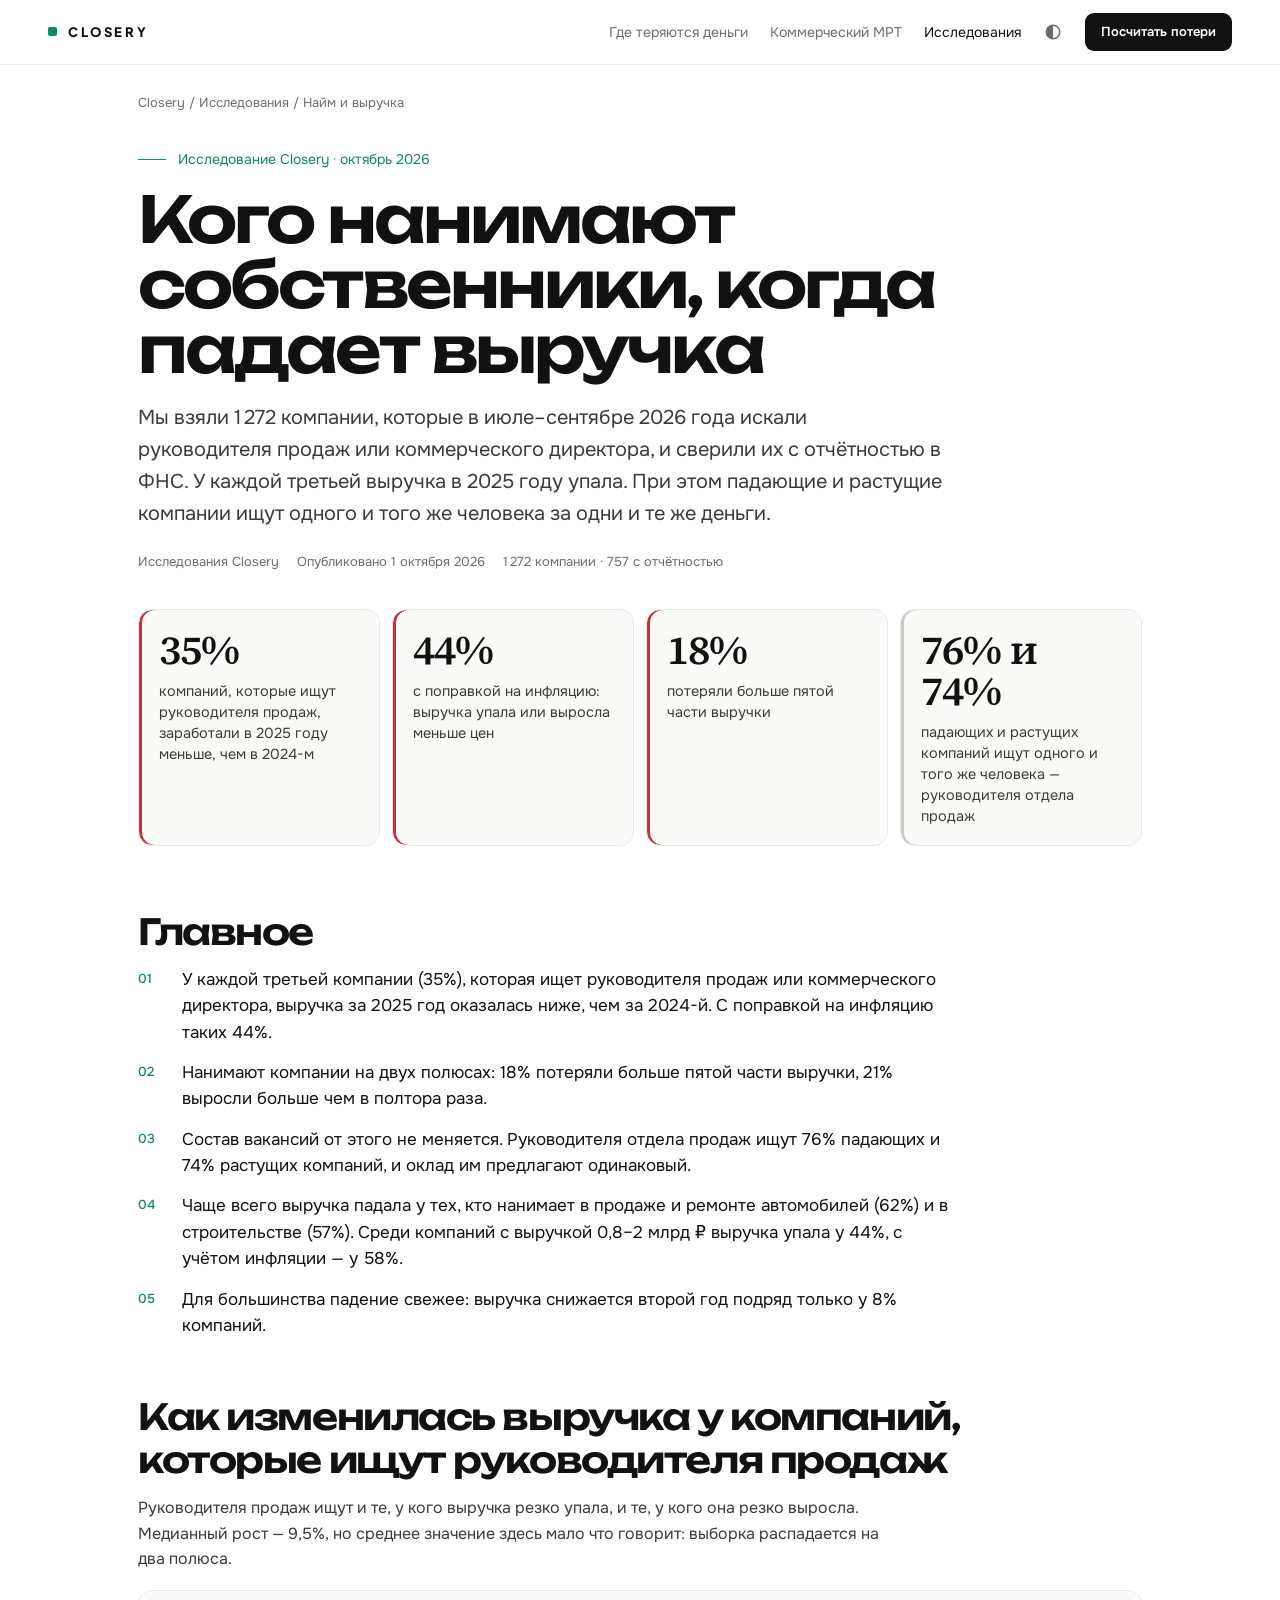
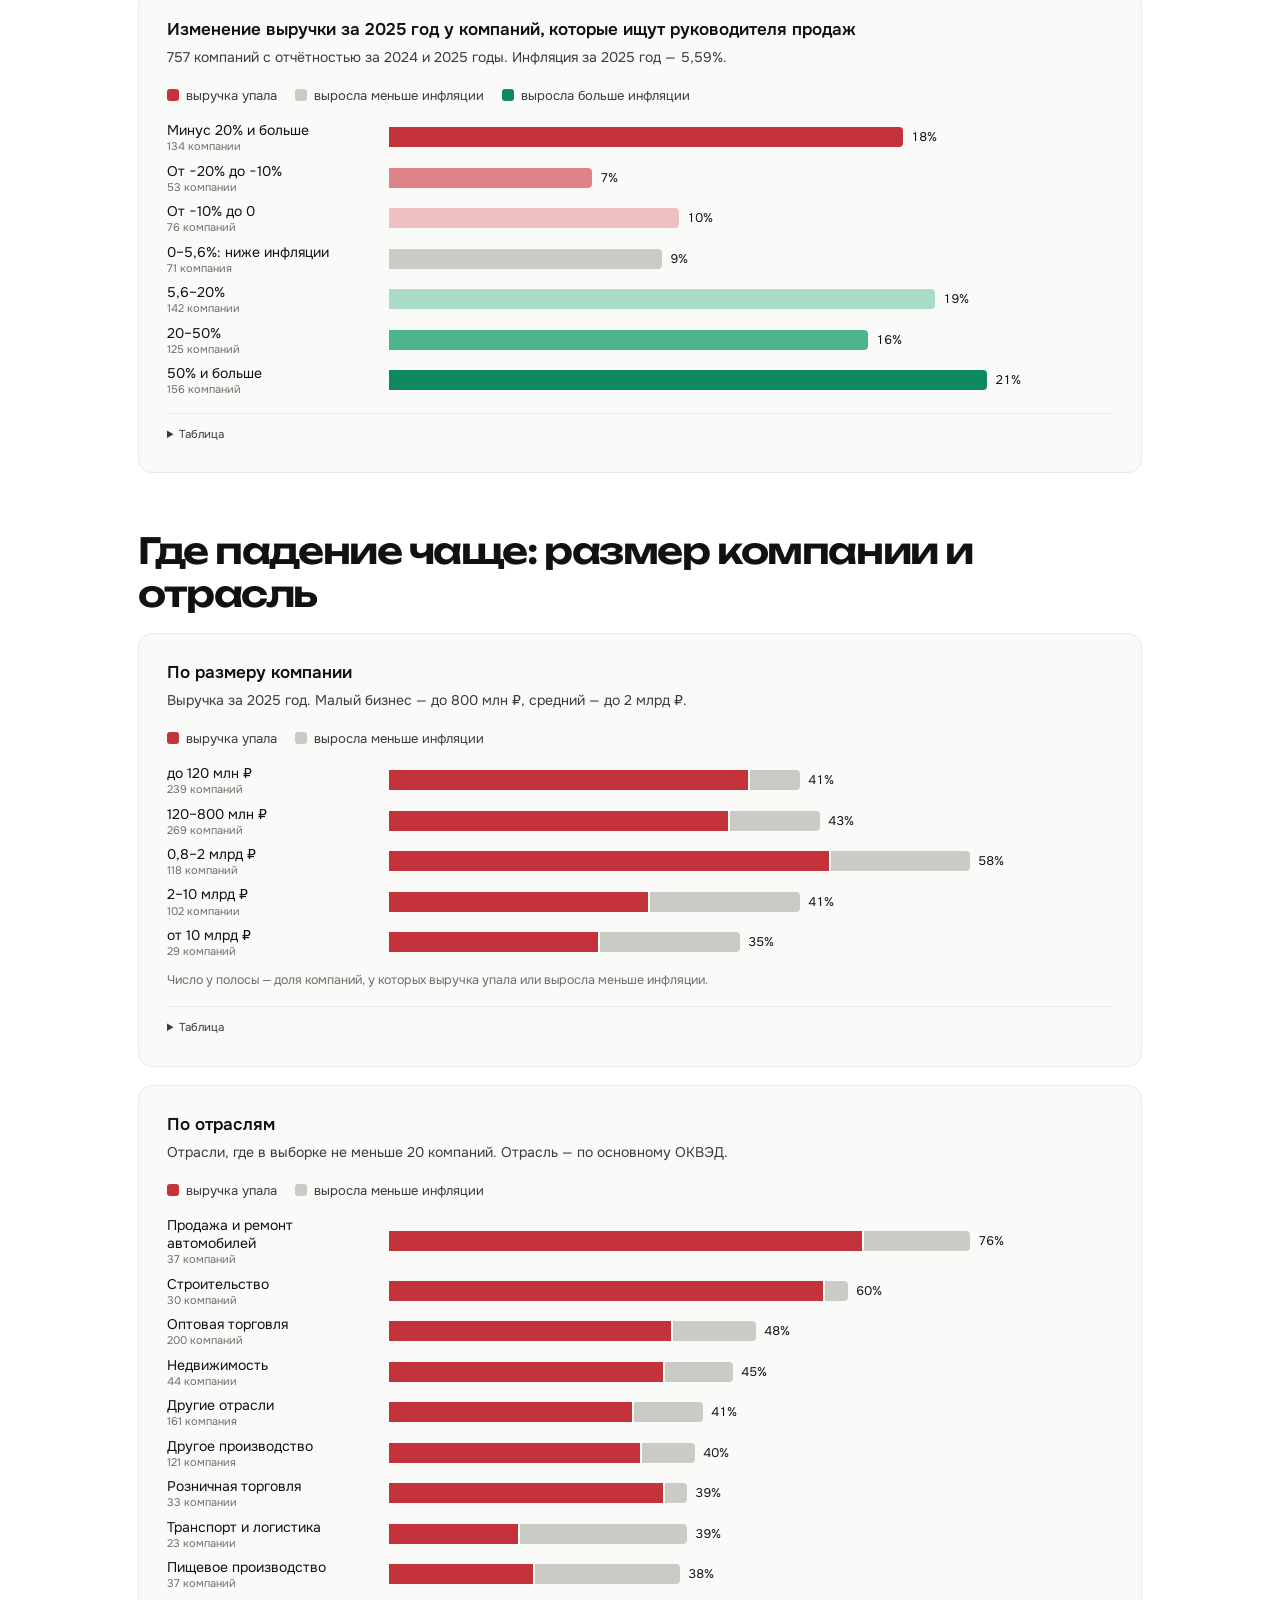
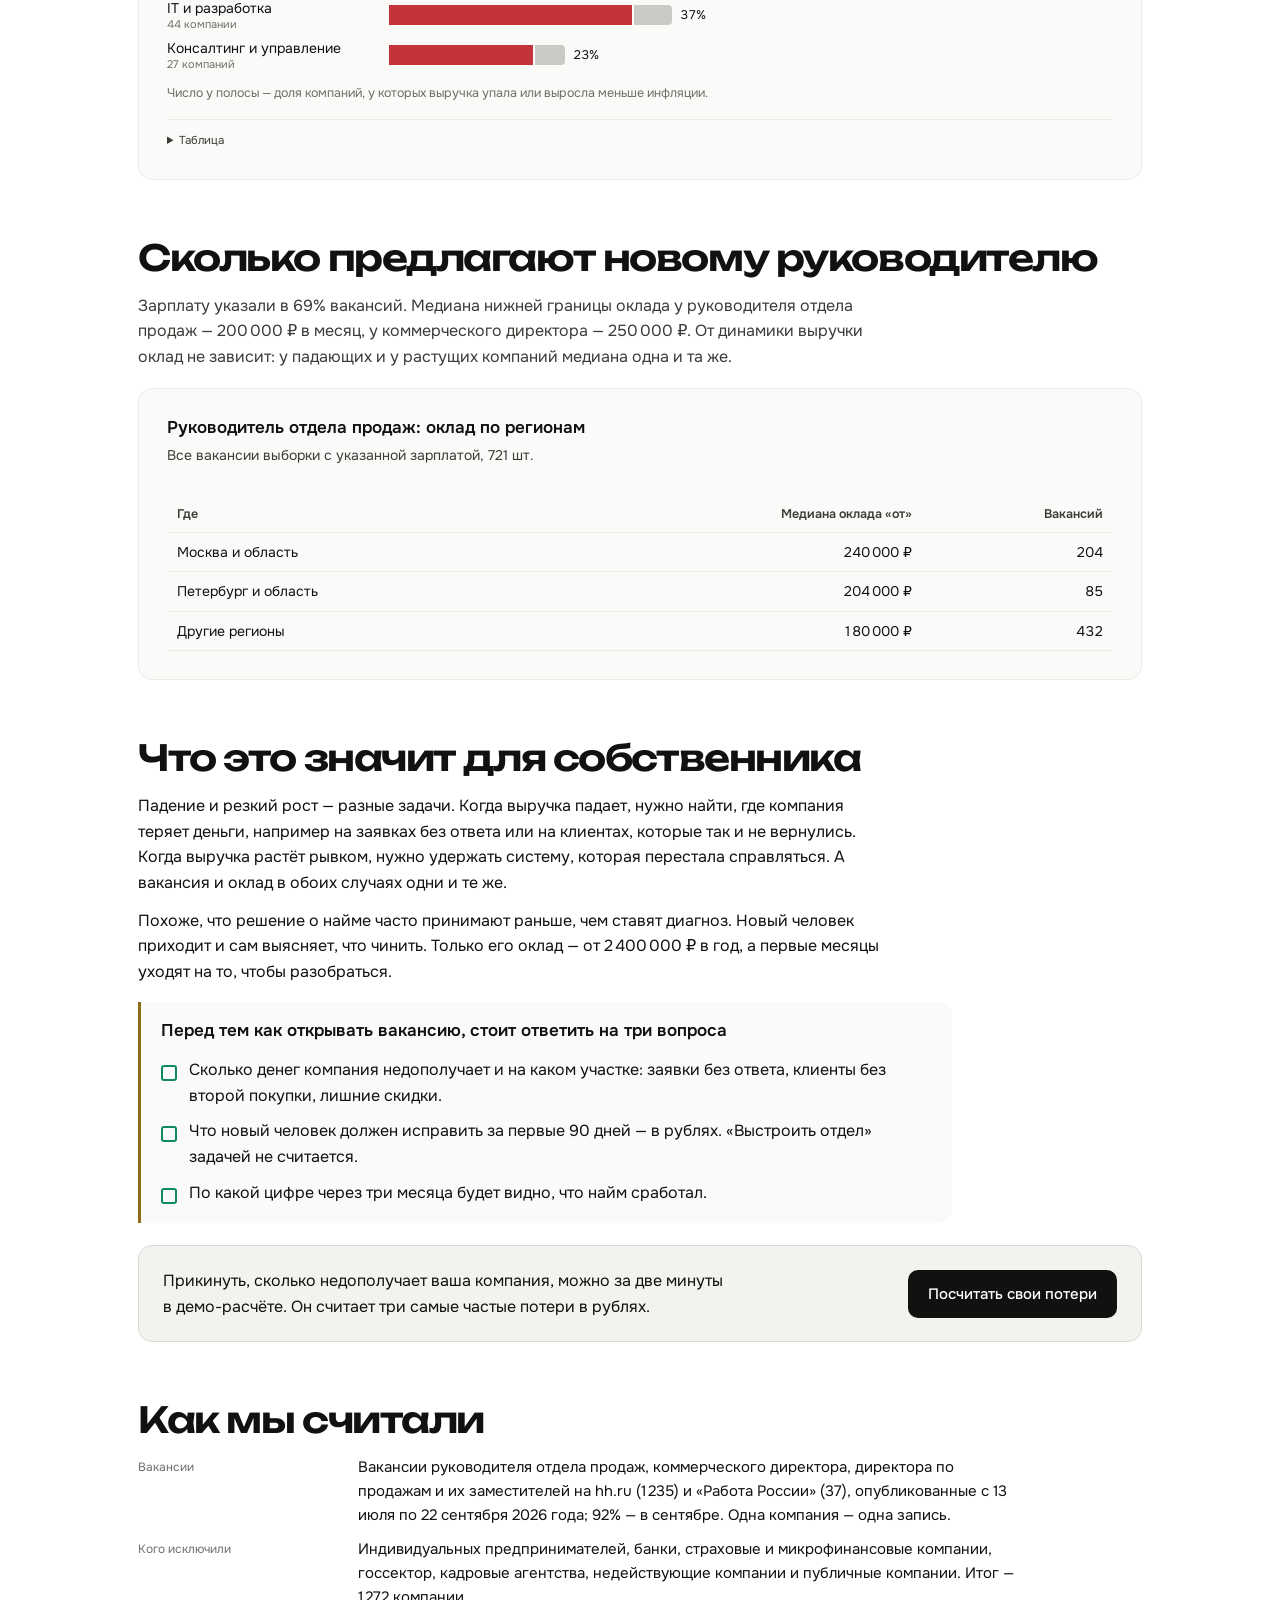
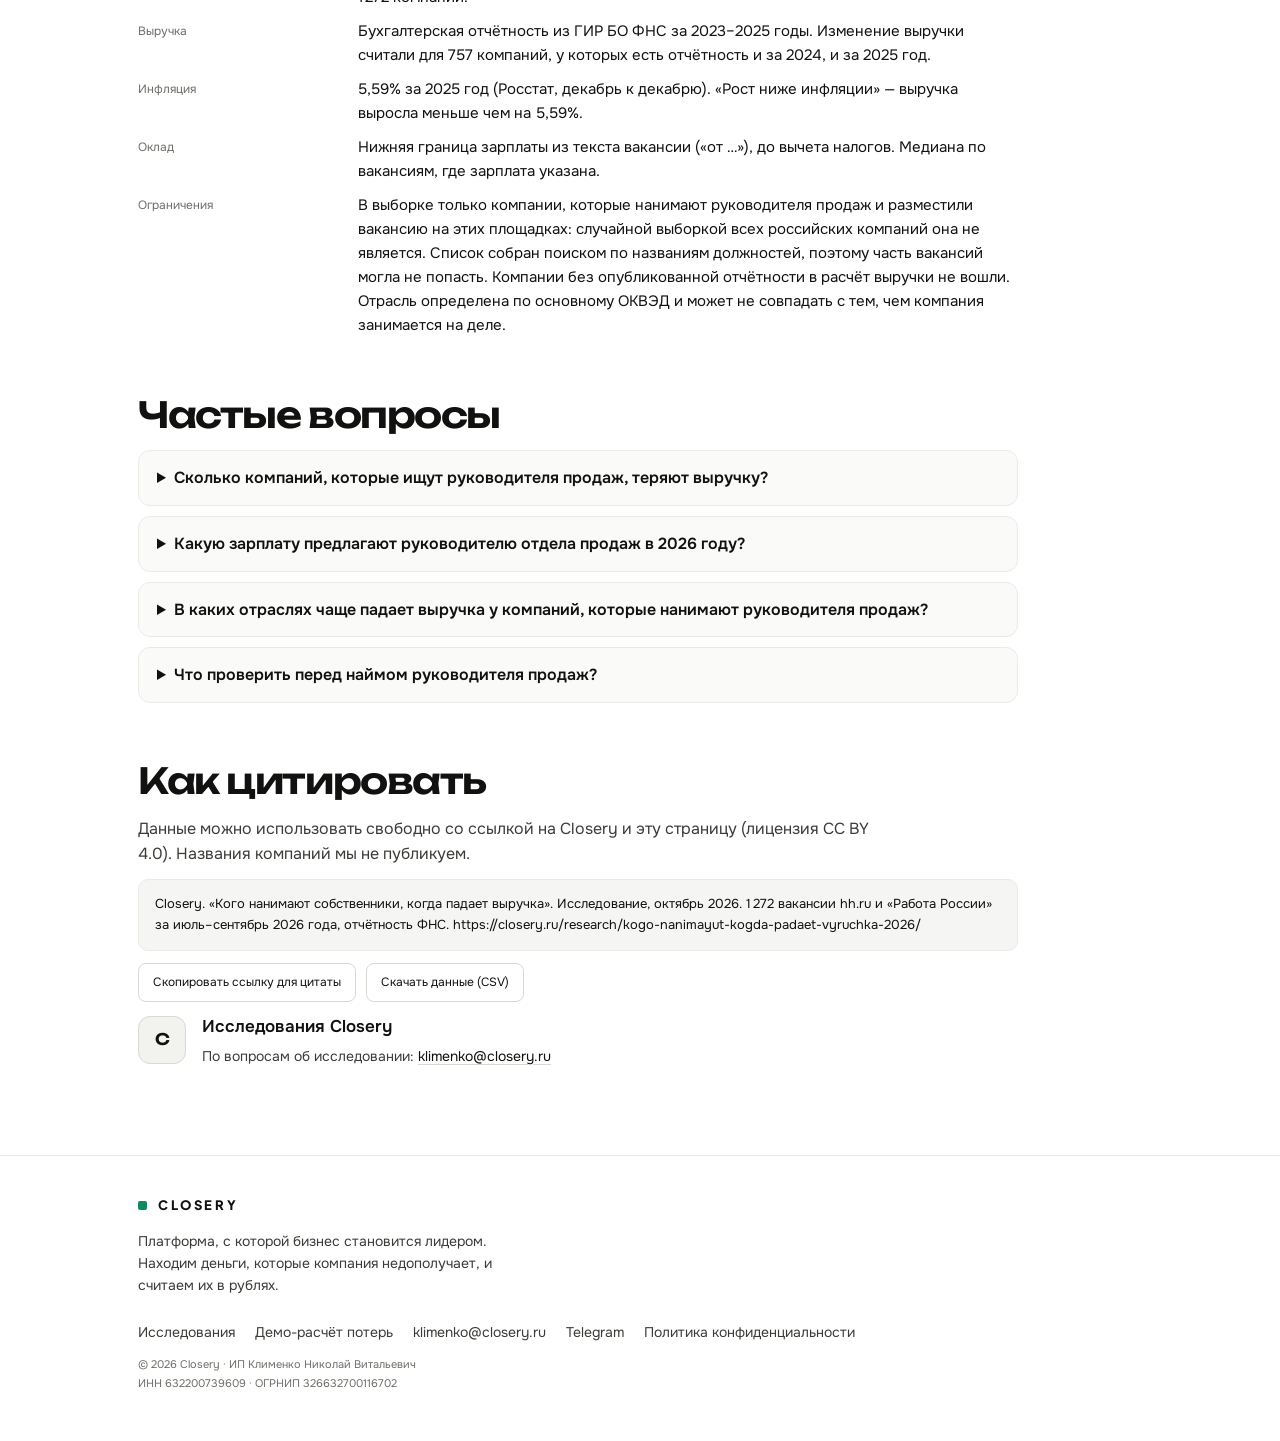
<file: research/kogo-nanimayut-kogda-padaet-vyruchka-2026/index.html>
<!DOCTYPE html>
<html lang="ru">
<head>
<meta charset="utf-8">
<meta name="viewport" content="width=device-width, initial-scale=1">
<script src="/theme.js"></script>
<title>Кого нанимают собственники, когда падает выручка — исследование Closery, 2026</title>
<meta name="description" content="1 272 компании, которые в июле–сентябре 2026 года искали руководителя продаж или коммерческого директора, и их отчётность в ФНС: у 35% выручка за 2025 год упала, с учётом инфляции — у 44%. Оклад и должность при этом не зависят от того, растёт компания или падает.">
<link rel="canonical" href="https://closery.ru/research/kogo-nanimayut-kogda-padaet-vyruchka-2026/">
<meta name="robots" content="index, follow, max-image-preview:large">
<meta name="author" content="Closery">
<meta property="og:type" content="article">
<meta property="og:locale" content="ru_RU">
<meta property="og:site_name" content="Closery">
<meta property="og:title" content="Кого нанимают собственники, когда падает выручка — исследование Closery, 2026">
<meta property="og:description" content="1 272 компании, которые в июле–сентябре 2026 года искали руководителя продаж или коммерческого директора, и их отчётность в ФНС: у 35% выручка за 2025 год упала, с учётом инфляции — у 44%. Оклад и должность при этом не зависят от того, растёт компания или падает.">
<meta property="og:url" content="https://closery.ru/research/kogo-nanimayut-kogda-padaet-vyruchka-2026/">
<meta property="article:published_time" content="2026-10-01">
<meta name="theme-color" content="#07100D">
<meta property="og:image" content="https://closery.ru/og.png">
<link rel="icon" href="/favicon.ico" sizes="any">
<style>
@font-face{font-family:'Unbounded';font-style:normal;font-weight:600;font-display:swap;src:url(/fonts/unbounded-cyrillic-600-normal.woff2) format('woff2');unicode-range:U+0301,U+0400-045F,U+0490-0491,U+04B0-04B1,U+2116}
@font-face{font-family:'Unbounded';font-style:normal;font-weight:600;font-display:swap;src:url(/fonts/unbounded-latin-600-normal.woff2) format('woff2');unicode-range:U+0000-00FF,U+0131,U+0152-0153,U+02BB-02BC,U+02C6,U+02DA,U+02DC,U+2000-206F,U+20AC,U+2122,U+2191,U+2193,U+2212,U+2215,U+FEFF,U+FFFD,U+20BD}
@font-face{font-family:'Onest';font-style:normal;font-weight:400;font-display:swap;src:url(/fonts/onest-cyrillic-400-normal.woff2) format('woff2');unicode-range:U+0301,U+0400-045F,U+0490-0491,U+04B0-04B1,U+2116}
@font-face{font-family:'Onest';font-style:normal;font-weight:400;font-display:swap;src:url(/fonts/onest-latin-400-normal.woff2) format('woff2');unicode-range:U+0000-00FF,U+0131,U+0152-0153,U+02BB-02BC,U+02C6,U+02DA,U+02DC,U+2000-206F,U+20AC,U+2122,U+2191,U+2193,U+2212,U+2215,U+FEFF,U+FFFD,U+20BD}
@font-face{font-family:'Onest';font-style:normal;font-weight:500;font-display:swap;src:url(/fonts/onest-cyrillic-500-normal.woff2) format('woff2');unicode-range:U+0301,U+0400-045F,U+0490-0491,U+04B0-04B1,U+2116}
@font-face{font-family:'Onest';font-style:normal;font-weight:500;font-display:swap;src:url(/fonts/onest-latin-500-normal.woff2) format('woff2');unicode-range:U+0000-00FF,U+0131,U+0152-0153,U+02BB-02BC,U+02C6,U+02DA,U+02DC,U+2000-206F,U+20AC,U+2122,U+2191,U+2193,U+2212,U+2215,U+FEFF,U+FFFD,U+20BD}
@font-face{font-family:'Onest';font-style:normal;font-weight:600;font-display:swap;src:url(/fonts/onest-cyrillic-600-normal.woff2) format('woff2');unicode-range:U+0301,U+0400-045F,U+0490-0491,U+04B0-04B1,U+2116}
@font-face{font-family:'Onest';font-style:normal;font-weight:600;font-display:swap;src:url(/fonts/onest-latin-600-normal.woff2) format('woff2');unicode-range:U+0000-00FF,U+0131,U+0152-0153,U+02BB-02BC,U+02C6,U+02DA,U+02DC,U+2000-206F,U+20AC,U+2122,U+2191,U+2193,U+2212,U+2215,U+FEFF,U+FFFD,U+20BD}
@font-face{font-family:'Source Serif 4';font-style:normal;font-weight:600;font-display:swap;src:url(/fonts/source-serif-4-cyrillic-600-normal.woff2) format('woff2');unicode-range:U+0301,U+0400-045F,U+0490-0491,U+04B0-04B1,U+2116}
@font-face{font-family:'Source Serif 4';font-style:normal;font-weight:600;font-display:swap;src:url(/fonts/source-serif-4-latin-600-normal.woff2) format('woff2');unicode-range:U+0000-00FF,U+0131,U+0152-0153,U+02BB-02BC,U+02C6,U+02DA,U+02DC,U+2000-206F,U+20AC,U+2122,U+2191,U+2193,U+2212,U+2215,U+FEFF,U+FFFD,U+20BD}
@font-face{font-family:'Plus Jakarta Sans';font-style:normal;font-weight:800;font-display:swap;src:url(/fonts/plus-jakarta-sans-latin-800-normal.woff2) format('woff2')}

:root{
  --bg:#07100D;--bg-2:#0B1714;--paper:#0F1D19;--paper-2:#14251F;--rule:#1B2B26;--rule-2:#2A3F38;
  --ink:#F4F8F6;--ink-2:#CBD6D0;--ink-3:#8FA099;--num:'Source Serif 4',Georgia,serif;
  --loss:#F0555A;--loss-2:#B84A4E;--loss-3:#8C3E42;--mid:#5B6863;
  --ok:#34D399;--ok-2:#29A677;--ok-3:#1F7A5C;--amber:#E8B34D;
  --disp:'Unbounded','Onest',system-ui,sans-serif;--ui:'Onest',system-ui,-apple-system,sans-serif;
  --mono:'Onest',system-ui,sans-serif;--brand:'Plus Jakarta Sans','Onest',sans-serif;
  --gut:clamp(16px,5vw,48px);--r:14px;
}
*{box-sizing:border-box;margin:0;padding:0}
html{scroll-behavior:smooth;-webkit-text-size-adjust:100%}
body{background:var(--bg);color:var(--ink);font-family:var(--ui);line-height:1.6;-webkit-font-smoothing:antialiased;overflow-x:hidden}
a{color:var(--ink);text-decoration-color:var(--rule-2);text-underline-offset:3px}
a:hover{text-decoration-color:var(--ok)}
.w{max-width:1100px;margin:0 auto;padding:0 var(--gut)}
.bar{position:sticky;top:0;z-index:50;background:color-mix(in srgb,var(--bg) 84%,transparent);-webkit-backdrop-filter:blur(18px);backdrop-filter:blur(18px);border-bottom:1px solid var(--rule)}
.bar-in{display:flex;justify-content:space-between;align-items:center;height:64px;gap:16px;max-width:1440px;margin:0 auto;padding:0 var(--gut)}
.logo{display:inline-flex;align-items:center;gap:11px;text-decoration:none;font-family:var(--brand);font-weight:800;font-size:13px;text-transform:uppercase;letter-spacing:.2em;color:var(--ink)}
.logo i{width:9px;height:9px;border-radius:2px;background:var(--ok)}
.nav{display:flex;align-items:center;gap:22px}
.nav a{font-family:var(--mono);font-size:10.5px;letter-spacing:.16em;text-transform:uppercase;text-decoration:none;color:var(--ink-2)}
.nav a:hover,.nav a[aria-current]{color:var(--ink)}
.nav .cta{font-family:var(--ui);font-weight:600;font-size:13px;letter-spacing:0;text-transform:none;color:var(--bg);background:var(--ink);border-radius:9px;padding:9px 16px}
.nav .cta:hover{color:var(--bg);background:var(--ink-2)}
.nav a{white-space:nowrap}
@media(max-width:1000px){.nav a.opt{display:none}}
@media(max-width:860px){.nav a:not(.cta){display:none}}
.crumbs{font-family:var(--mono);font-size:11px;letter-spacing:.08em;color:var(--ink-3);padding-top:28px}
.crumbs a{color:var(--ink-3);text-decoration:none}.crumbs a:hover{color:var(--ink-2)}
.hero{padding:28px 0 8px}
.eyebrow{font-family:var(--mono);font-size:11px;letter-spacing:.18em;text-transform:uppercase;color:var(--ok)}
h1{font-family:var(--disp);font-weight:600;font-size:clamp(28px,4.6vw,54px);line-height:1.08;letter-spacing:-.035em;margin:16px 0 20px;max-width:22ch}
h2{font-family:var(--disp);font-weight:600;font-size:clamp(20px,2.6vw,30px);line-height:1.2;letter-spacing:-.03em;margin:0 0 14px}
h3{font-family:var(--ui);font-weight:600;font-size:17px;line-height:1.35;margin:0 0 6px}
.lede{font-size:clamp(16.5px,1.9vw,20px);line-height:1.6;color:var(--ink-2);max-width:62ch}
.meta{display:flex;flex-wrap:wrap;gap:6px 18px;margin-top:22px;font-family:var(--mono);font-size:11.5px;color:var(--ink-3)}
section{padding:56px 0 0}
p{max-width:68ch}
p+p{margin-top:12px}
.muted{color:var(--ink-2)}
.small{font-size:14px;color:var(--ink-2)}
.kpis{display:grid;grid-template-columns:repeat(auto-fit,minmax(210px,1fr));gap:12px;margin-top:36px}
.kpi{background:var(--paper);border:1px solid var(--rule);border-radius:var(--r);padding:20px 20px 18px}
.kpi b{display:block;font-family:var(--ui);font-weight:600;font-size:clamp(34px,4vw,44px);line-height:1;letter-spacing:-.02em}
.kpi span{display:block;margin-top:10px;font-size:14.5px;line-height:1.45;color:var(--ink-2)}
.kpi.loss b{color:var(--ink)}
.kpi.loss{box-shadow:inset 3px 0 0 var(--loss)}
.kpi.ok{box-shadow:inset 3px 0 0 var(--ok)}
.kpi.mid{box-shadow:inset 3px 0 0 var(--mid)}
.find{list-style:none;counter-reset:f;display:grid;gap:14px;max-width:74ch}
.find li{counter-increment:f;position:relative;padding-left:44px;font-size:17px;line-height:1.55}
.find li::before{content:counter(f,decimal-leading-zero);position:absolute;left:0;top:2px;font-family:var(--mono);font-size:12px;color:var(--ok)}
.card{background:var(--paper);border:1px solid var(--rule);border-radius:var(--r);padding:clamp(18px,3vw,28px);margin-top:18px}
.card h3{margin-bottom:4px}
.card .sub{font-size:14px;color:var(--ink-2);margin-bottom:18px}
.legend{display:flex;flex-wrap:wrap;gap:6px 18px;margin:0 0 14px;font-size:13px;color:var(--ink-2)}
.legend i{display:inline-block;width:12px;height:12px;border-radius:3px;margin-right:7px;vertical-align:-1px}
.hbars{display:grid;gap:8px}
.hrow{display:grid;grid-template-columns:minmax(120px,210px) 1fr;gap:12px;align-items:center}
.hlab{font-size:14px;line-height:1.3;color:var(--ink)}
.hlab small{display:block;font-family:var(--mono);font-size:11px;color:var(--ink-3)}
.htrack{display:flex;align-items:center;gap:8px;min-height:24px;padding-right:96px;min-width:0}
.hbar{display:flex;flex:none;height:20px;gap:2px}
.seg{height:100%;min-width:2px;outline:none;cursor:default;transition:filter .15s}
.seg:last-child{border-radius:0 4px 4px 0}
.seg:hover,.seg:focus-visible{filter:brightness(1.25)}
.seg:focus-visible{box-shadow:0 0 0 2px var(--ink)}
.hval{font-family:var(--mono);font-size:12.5px;color:var(--ink);white-space:nowrap;font-variant-numeric:tabular-nums}
.hval small{color:var(--ink-3)}
@media(max-width:560px){.hrow{grid-template-columns:1fr;gap:4px}}
.axisnote{margin-top:12px;font-size:12.5px;color:var(--ink-3)}
details.tbl{margin-top:16px;border-top:1px solid var(--rule);padding-top:12px}
details.tbl summary{cursor:pointer;font-family:var(--mono);font-size:11.5px;letter-spacing:.08em;color:var(--ink-2)}
table{border-collapse:collapse;width:100%;margin-top:12px;font-size:14px}
th,td{text-align:left;padding:8px 10px;border-bottom:1px solid var(--rule);vertical-align:top}
th{font-weight:600;color:var(--ink-2);font-size:12.5px}
td.n,th.n{text-align:right;font-variant-numeric:tabular-nums;white-space:nowrap}
.tscroll{overflow-x:auto}
.note{border-left:3px solid var(--amber);background:var(--paper);border-radius:0 var(--r) var(--r) 0;padding:18px 20px;margin-top:18px;max-width:74ch}
.checks{list-style:none;display:grid;gap:10px;margin-top:14px;max-width:70ch}
.checks li{padding-left:28px;position:relative}
.checks li::before{content:"";position:absolute;left:0;top:8px;width:12px;height:12px;border:2px solid var(--ok);border-radius:3px}
.cta-box{display:flex;flex-wrap:wrap;gap:14px 24px;align-items:center;justify-content:space-between;background:var(--paper-2);border:1px solid var(--rule-2);border-radius:var(--r);padding:22px 24px;margin-top:22px}
.cta-box p{margin:0;max-width:52ch}
.btn{display:inline-block;font-weight:600;font-size:15px;text-decoration:none;color:var(--bg);background:var(--ok);border-radius:10px;padding:12px 20px;white-space:nowrap}
.btn:hover{background:var(--ok-soft)}
.method dl{display:grid;grid-template-columns:minmax(140px,200px) 1fr;gap:10px 20px;margin-top:10px;max-width:880px}
.method dt{font-family:var(--mono);font-size:12px;letter-spacing:.04em;color:var(--ink-3);padding-top:3px}
.method dd{font-size:15px}
@media(max-width:600px){.method dl{grid-template-columns:1fr;gap:2px}.method dd{margin-bottom:12px}}
.cite{font-family:var(--mono);font-size:13px;line-height:1.6;background:var(--bg-2);border:1px solid var(--rule);border-radius:10px;padding:14px 16px;margin-top:12px;color:var(--ink);max-width:880px;word-break:break-word}
.row-btns{display:flex;flex-wrap:wrap;gap:10px;margin-top:12px}
.ghost{font-family:var(--mono);font-size:12px;color:var(--ink);background:transparent;border:1px solid var(--rule-2);border-radius:8px;padding:9px 14px;cursor:pointer;text-decoration:none}
.ghost:hover{border-color:var(--ink-2)}
.author{display:flex;gap:16px;align-items:flex-start;margin-top:14px}
.author .av{flex:none;width:48px;height:48px;border-radius:12px;background:var(--paper-2);border:1px solid var(--rule-2);display:grid;place-items:center;font-family:var(--disp);font-size:16px}
.faq{display:grid;gap:10px;margin-top:10px;max-width:880px}
.faq details{background:var(--paper);border:1px solid var(--rule);border-radius:12px;padding:14px 18px}
.faq summary{cursor:pointer;font-weight:600}
.faq details p{margin-top:10px;color:var(--ink-2)}
.cards{display:grid;grid-template-columns:repeat(auto-fit,minmax(280px,1fr));gap:14px;margin-top:22px}
.scard{display:flex;flex-direction:column;gap:10px;background:var(--paper);border:1px solid var(--rule);border-radius:var(--r);padding:22px;text-decoration:none}
.scard:hover{border-color:var(--rule-2)}
.scard .k{font-family:var(--mono);font-size:11px;letter-spacing:.14em;text-transform:uppercase;color:var(--ok)}
.scard .k.soon{color:var(--amber)}
.scard b{font-family:var(--disp);font-weight:600;font-size:19px;line-height:1.25;letter-spacing:-.02em;color:var(--ink)}
.scard span{font-size:14.5px;color:var(--ink-2)}
footer{margin-top:88px;border-top:1px solid var(--rule);padding:36px 0 48px}
.ft{display:flex;flex-wrap:wrap;justify-content:space-between;gap:24px}
.ft-links{display:flex;flex-wrap:wrap;gap:8px 20px;font-size:14px}
.ft-links a{color:var(--ink-2);text-decoration:none}.ft-links a:hover{color:var(--ink)}
.ft-legal{margin-top:12px;font-family:var(--mono);font-size:11px;color:var(--ink-3);line-height:1.7}
#tip{position:fixed;z-index:100;pointer-events:none;background:var(--ink);color:var(--bg);border-radius:8px;padding:8px 11px;font-size:13px;line-height:1.35;max-width:260px;opacity:0;transition:opacity .12s;box-shadow:0 8px 24px rgba(0,0,0,.4)}
#tip b{display:block;font-size:15px}

/* язык сайта Closery: фон с изумрудным свечением, заголовки Unbounded, крупные цифры с засечками, подписи без капса */
.eyebrow{font-size:14px;letter-spacing:0;text-transform:none;color:var(--ok);display:inline-flex;align-items:center;gap:12px}
.eyebrow::before{content:"";width:28px;height:1px;background:var(--ok)}
h1{font-size:clamp(32px,5vw,64px);letter-spacing:-.045em;line-height:1.02}
h2{font-size:clamp(24px,2.8vw,38px);letter-spacing:-.04em}
.kpi b{font-family:var(--num);font-size:clamp(32px,3.2vw,48px);white-space:nowrap}
.kpi.mid b{white-space:normal}
.kpi{background:var(--paper)}
.meta,.crumbs{font-size:13px;letter-spacing:0}
.nav a{font-family:var(--ui);font-size:14px;letter-spacing:0;text-transform:none;color:var(--ink-3)}
.nav .cta{background:var(--ink);color:var(--bg)}
.nav .cta:hover{background:var(--ok-soft)}
.btn{background:var(--ink);color:var(--bg);font-weight:500}
.btn:hover{background:var(--ok-soft)}
.find li::before{font-family:var(--ui);font-weight:500;font-size:13px}
.scard .k,.method dt,details.tbl summary,.ghost{letter-spacing:0;text-transform:none}
.cite{font-family:var(--ui)}
@media(prefers-reduced-motion:reduce){*{transition:none!important;scroll-behavior:auto!important}}
@media print{.bar,.cta-box,footer,.row-btns{display:none}body{background:#fff;color:#000}}

</style>
<script type="application/ld+json">{"@context": "https://schema.org", "@type": "Article", "headline": "Кого нанимают собственники, когда падает выручка", "description": "1 272 компании, которые в июле–сентябре 2026 года искали руководителя продаж или коммерческого директора, и их отчётность в ФНС: у 35% выручка за 2025 год упала, с учётом инфляции — у 44%. Оклад и должность при этом не зависят от того, растёт компания или падает.", "datePublished": "2026-10-01", "dateModified": "2026-10-01", "inLanguage": "ru", "author": {"@type": "Organization", "name": "Closery", "url": "https://closery.ru/"}, "publisher": {"@type": "Organization", "name": "Closery", "url": "https://closery.ru/", "description": "Платформа, с которой бизнес становится лидером. Находим деньги, которые компания недополучает, и считаем их в рублях."}, "mainEntityOfPage": "https://closery.ru/research/kogo-nanimayut-kogda-padaet-vyruchka-2026/", "about": ["найм руководителя продаж", "выручка компаний", "малый и средний бизнес"]}</script>
<script type="application/ld+json">{"@context": "https://schema.org", "@type": "Dataset", "name": "Найм руководителей продаж и выручка компаний, Россия, 2026", "description": "1 272 компании, которые в июле–сентябре 2026 года искали руководителя продаж или коммерческого директора, и их отчётность в ФНС: у 35% выручка за 2025 год упала, с учётом инфляции — у 44%. Оклад и должность при этом не зависят от того, растёт компания или падает.", "creator": {"@type": "Organization", "name": "Closery", "url": "https://closery.ru/", "description": "Платформа, с которой бизнес становится лидером. Находим деньги, которые компания недополучает, и считаем их в рублях."}, "license": "https://creativecommons.org/licenses/by/4.0/", "isAccessibleForFree": true, "temporalCoverage": "2026-07-13/2026-09-22", "spatialCoverage": "Россия", "variableMeasured": ["изменение выручки 2025 к 2024", "доля компаний с падением выручки", "оклад в вакансии", "должность", "отрасль", "регион"], "distribution": [{"@type": "DataDownload", "encodingFormat": "text/csv", "contentUrl": "https://closery.ru/research/data/closery-naim-i-vyruchka-2026.csv"}], "url": "https://closery.ru/research/kogo-nanimayut-kogda-padaet-vyruchka-2026/"}</script>
<script type="application/ld+json">{"@context": "https://schema.org", "@type": "FAQPage", "mainEntity": [{"@type": "Question", "name": "Сколько компаний, которые ищут руководителя продаж, теряют выручку?", "acceptedAnswer": {"@type": "Answer", "text": "По данным исследования Closery, у 35% компаний, которые в июле–сентябре 2026 года искали руководителя отдела продаж или коммерческого директора, выручка за 2025 год оказалась ниже, чем за 2024-й. С учётом инфляции 5,59% реальное падение у 44%. Выборка — 757 компаний с опубликованной отчётностью."}}, {"@type": "Question", "name": "Какую зарплату предлагают руководителю отдела продаж в 2026 году?", "acceptedAnswer": {"@type": "Answer", "text": "Медиана нижней границы оклада в вакансиях — 200 000 ₽ в месяц: 240 000 ₽ в Москве и области, 204 000 ₽ в Петербурге и области, 180 000 ₽ в других регионах. Коммерческому директору предлагают от 250 000 ₽. Данные по вакансиям июля–сентября 2026 года с указанной зарплатой."}}, {"@type": "Question", "name": "В каких отраслях чаще падает выручка у компаний, которые нанимают руководителя продаж?", "acceptedAnswer": {"@type": "Answer", "text": "В продаже и ремонте автомобилей выручка за 2025 год упала у 62% таких компаний, в строительстве — у 57%, в оптовой торговле — у 37%."}}, {"@type": "Question", "name": "Что проверить перед наймом руководителя продаж?", "acceptedAnswer": {"@type": "Answer", "text": "Сколько денег компания недополучает и на каком участке: заявки без ответа, клиенты без второй покупки, лишние скидки. Что новый человек должен исправить за первые 90 дней в рублях. По какой цифре через три месяца будет видно, что найм сработал."}}]}</script>
<script type="application/ld+json">{"@context": "https://schema.org", "@type": "BreadcrumbList", "itemListElement": [{"@type": "ListItem", "position": 1, "name": "Closery", "item": "https://closery.ru/"}, {"@type": "ListItem", "position": 2, "name": "Исследования", "item": "https://closery.ru/research/"}, {"@type": "ListItem", "position": 3, "name": "Кого нанимают собственники, когда падает выручка", "item": "https://closery.ru/research/kogo-nanimayut-kogda-padaet-vyruchka-2026/"}]}</script>
<style>@media(max-width:360px){.nav{gap:12px}}</style>
</head>
<body>
<header class="bar"><div class="bar-in">
  <a class="logo" href="/"><i></i>Closery</a>
  <nav class="nav" aria-label="Разделы">
      <a href="/#leaks" class="opt">Где теряются деньги</a>
      <a href="/mri/" class="opt">Коммерческий МРТ</a>
      <a href="/research/" aria-current="page">Исследования</a>
      <a href="https://lk.closery.ru/register?next=/start&amp;utm_source=site&amp;utm_content=research-article-header" class="cta">Посчитать потери</a>
    </nav>
</div></header>
<main>
<nav class="crumbs w" aria-label="Навигация"><a href="/">Closery</a> / <a href="/research/">Исследования</a> / <span>Найм и выручка</span></nav>
<div class="w">
<section class="hero">
  <div class="eyebrow">Исследование Closery · октябрь 2026</div>
  <h1>Кого нанимают собственники, когда падает выручка</h1>
  <p class="lede">Мы взяли 1 272 компании, которые в июле–сентябре 2026 года искали руководителя продаж или
  коммерческого директора, и сверили их с отчётностью в ФНС. У каждой третьей выручка в 2025 году упала.
  При этом падающие и растущие компании ищут одного и того же человека за одни и те же деньги.</p>
  <div class="meta"><span>Исследования Closery</span><span>Опубликовано 1 октября 2026</span>
  <span>1 272 компании · 757 с отчётностью</span></div>
  <div class="kpis">
    <div class="kpi loss"><b>35%</b><span>компаний, которые ищут руководителя продаж, заработали в 2025 году меньше, чем в 2024-м</span></div>
    <div class="kpi loss"><b>44%</b><span>с поправкой на инфляцию: выручка упала или выросла меньше цен</span></div>
    <div class="kpi loss"><b>18%</b><span>потеряли больше пятой части выручки</span></div>
    <div class="kpi mid"><b>76% и 74%</b><span>падающих и растущих компаний ищут одного и того же человека — руководителя отдела продаж</span></div>
  </div>
</section>

<section>
  <h2>Главное</h2>
  <ol class="find"><li>У каждой третьей компании (35%), которая ищет руководителя продаж или коммерческого директора, выручка за 2025 год оказалась ниже, чем за 2024-й. С поправкой на инфляцию таких 44%.</li><li>Нанимают компании на двух полюсах: 18% потеряли больше пятой части выручки, 21% выросли больше чем в полтора раза.</li><li>Состав вакансий от этого не меняется. Руководителя отдела продаж ищут 76% падающих и 74% растущих компаний, и оклад им предлагают одинаковый.</li><li>Чаще всего выручка падала у тех, кто нанимает в продаже и ремонте автомобилей (62%) и в строительстве (57%). Среди компаний с выручкой 0,8–2 млрд ₽ выручка упала у 44%, с учётом инфляции — у 58%.</li><li>Для большинства падение свежее: выручка снижается второй год подряд только у 8% компаний.</li></ol>
</section>

<section>
  <h2>Как изменилась выручка у компаний, которые ищут руководителя продаж</h2>
  <p class="muted">Руководителя продаж ищут и те, у кого выручка резко упала, и те, у кого она резко выросла.
  Медианный рост — 9,5%, но среднее значение здесь мало что говорит: выборка распадается на два полюса.</p>
  <div class="card">
<h3>Изменение выручки за 2025 год у компаний, которые ищут руководителя продаж</h3>
<p class="sub">757 компаний с отчётностью за 2024 и 2025 годы. Инфляция за 2025 год — 5,59%.</p>
<div class="legend"><span><i style="background:var(--loss)"></i>выручка упала</span><span><i style="background:var(--mid)"></i>выросла меньше инфляции</span><span><i style="background:var(--ok)"></i>выросла больше инфляции</span></div>
<div class="hbars">
<div class="hrow"><div class="hlab">Минус 20% и больше<small>134 компании</small></div><div class="htrack"><div class="hbar" style="width:81.83%"><span class="seg" tabindex="0" style="width:100.00%;background:var(--loss)" data-v="18%" data-l="Минус 20% и больше" aria-label="Минус 20% и больше: 18%"></span></div><span class="hval">18%</span></div></div>
<div class="hrow"><div class="hlab">От −20% до −10%<small>53 компании</small></div><div class="htrack"><div class="hbar" style="width:32.36%"><span class="seg" tabindex="0" style="width:100.00%;background:var(--loss-2)" data-v="7,0%" data-l="От −20% до −10%" aria-label="От −20% до −10%: 7%"></span></div><span class="hval">7%</span></div></div>
<div class="hrow"><div class="hlab">От −10% до 0<small>76 компаний</small></div><div class="htrack"><div class="hbar" style="width:46.23%"><span class="seg" tabindex="0" style="width:100.00%;background:var(--loss-3)" data-v="10%" data-l="От −10% до 0" aria-label="От −10% до 0: 10%"></span></div><span class="hval">10%</span></div></div>
<div class="hrow"><div class="hlab">0–5,6%: ниже инфляции<small>71 компания</small></div><div class="htrack"><div class="hbar" style="width:43.46%"><span class="seg" tabindex="0" style="width:100.00%;background:var(--mid)" data-v="9,4%" data-l="0–5,6%: ниже инфляции" aria-label="0–5,6%: ниже инфляции: 9%"></span></div><span class="hval">9%</span></div></div>
<div class="hrow"><div class="hlab">5,6–20%<small>142 компании</small></div><div class="htrack"><div class="hbar" style="width:86.92%"><span class="seg" tabindex="0" style="width:100.00%;background:var(--ok-3)" data-v="19%" data-l="5,6–20%" aria-label="5,6–20%: 19%"></span></div><span class="hval">19%</span></div></div>
<div class="hrow"><div class="hlab">20–50%<small>125 компаний</small></div><div class="htrack"><div class="hbar" style="width:76.28%"><span class="seg" tabindex="0" style="width:100.00%;background:var(--ok-2)" data-v="16%" data-l="20–50%" aria-label="20–50%: 16%"></span></div><span class="hval">16%</span></div></div>
<div class="hrow"><div class="hlab">50% и больше<small>156 компаний</small></div><div class="htrack"><div class="hbar" style="width:95.24%"><span class="seg" tabindex="0" style="width:100.00%;background:var(--ok)" data-v="21%" data-l="50% и больше" aria-label="50% и больше: 21%"></span></div><span class="hval">21%</span></div></div>
</div>
<details class="tbl"><summary>Таблица</summary><div class="tscroll"><table><thead><tr><th>Изменение выручки 2025 к 2024</th><th class=n>Компаний</th><th class=n>Доля</th></tr></thead><tbody><tr><td>Минус 20% и больше</td><td class=n>134</td><td class=n>17,7%</td></tr><tr><td>От −20% до −10%</td><td class=n>53</td><td class=n>7,0%</td></tr><tr><td>От −10% до 0</td><td class=n>76</td><td class=n>10,0%</td></tr><tr><td>0–5,6%: ниже инфляции</td><td class=n>71</td><td class=n>9,4%</td></tr><tr><td>5,6–20%</td><td class=n>142</td><td class=n>18,8%</td></tr><tr><td>20–50%</td><td class=n>125</td><td class=n>16,5%</td></tr><tr><td>50% и больше</td><td class=n>156</td><td class=n>20,6%</td></tr></tbody></table></div></details>
</div>
</section>

<section>
  <h2>Где падение чаще: размер компании и отрасль</h2>
  <div class="card">
<h3>По размеру компании</h3>
<p class="sub">Выручка за 2025 год. Малый бизнес — до 800 млн ₽, средний — до 2 млрд ₽.</p>
<div class="legend"><span><i style="background:var(--loss)"></i>выручка упала</span><span><i style="background:var(--mid)"></i>выросла меньше инфляции</span></div>
<div class="hbars">
<div class="hrow"><div class="hlab">до 120 млн ₽<small>239 компаний</small></div><div class="htrack"><div class="hbar" style="width:65.45%"><span class="seg" tabindex="0" style="width:87.80%;background:var(--loss)" data-v="36%" data-l="выручка упала" aria-label="выручка упала: 36%"></span><span class="seg" tabindex="0" style="width:12.20%;background:var(--mid)" data-v="5,0%" data-l="рост ниже инфляции" aria-label="рост ниже инфляции: 5%"></span></div><span class="hval">41%</span></div></div>
<div class="hrow"><div class="hlab">120–800 млн ₽<small>269 компаний</small></div><div class="htrack"><div class="hbar" style="width:68.65%"><span class="seg" tabindex="0" style="width:79.07%;background:var(--loss)" data-v="34%" data-l="выручка упала" aria-label="выручка упала: 34%"></span><span class="seg" tabindex="0" style="width:20.93%;background:var(--mid)" data-v="9,0%" data-l="рост ниже инфляции" aria-label="рост ниже инфляции: 9%"></span></div><span class="hval">43%</span></div></div>
<div class="hrow"><div class="hlab">0,8–2 млрд ₽<small>118 компаний</small></div><div class="htrack"><div class="hbar" style="width:92.59%"><span class="seg" tabindex="0" style="width:75.86%;background:var(--loss)" data-v="44%" data-l="выручка упала" aria-label="выручка упала: 44%"></span><span class="seg" tabindex="0" style="width:24.14%;background:var(--mid)" data-v="14%" data-l="рост ниже инфляции" aria-label="рост ниже инфляции: 14%"></span></div><span class="hval">58%</span></div></div>
<div class="hrow"><div class="hlab">2–10 млрд ₽<small>102 компании</small></div><div class="htrack"><div class="hbar" style="width:65.45%"><span class="seg" tabindex="0" style="width:63.41%;background:var(--loss)" data-v="26%" data-l="выручка упала" aria-label="выручка упала: 26%"></span><span class="seg" tabindex="0" style="width:36.59%;background:var(--mid)" data-v="15%" data-l="рост ниже инфляции" aria-label="рост ниже инфляции: 15%"></span></div><span class="hval">41%</span></div></div>
<div class="hrow"><div class="hlab">от 10 млрд ₽<small>29 компаний</small></div><div class="htrack"><div class="hbar" style="width:55.87%"><span class="seg" tabindex="0" style="width:60.00%;background:var(--loss)" data-v="21%" data-l="выручка упала" aria-label="выручка упала: 21%"></span><span class="seg" tabindex="0" style="width:40.00%;background:var(--mid)" data-v="14%" data-l="рост ниже инфляции" aria-label="рост ниже инфляции: 14%"></span></div><span class="hval">35%</span></div></div>
</div>
<p class="axisnote">Число у полосы — доля компаний, у которых выручка упала или выросла меньше инфляции.</p>
<details class="tbl"><summary>Таблица</summary><div class="tscroll"><table><thead><tr><th>Группа</th><th class=n>Компаний</th><th class=n>Выручка упала</th><th class=n>Рост ниже инфляции</th><th class=n>Всего</th></tr></thead><tbody><tr><td>до 120 млн ₽</td><td class=n>239</td><td class=n>36%</td><td class=n>5%</td><td class=n>41%</td></tr><tr><td>120–800 млн ₽</td><td class=n>269</td><td class=n>34%</td><td class=n>9%</td><td class=n>43%</td></tr><tr><td>0,8–2 млрд ₽</td><td class=n>118</td><td class=n>44%</td><td class=n>14%</td><td class=n>58%</td></tr><tr><td>2–10 млрд ₽</td><td class=n>102</td><td class=n>26%</td><td class=n>15%</td><td class=n>41%</td></tr><tr><td>от 10 млрд ₽</td><td class=n>29</td><td class=n>21%</td><td class=n>14%</td><td class=n>35%</td></tr></tbody></table></div></details>
</div>
  <div class="card">
<h3>По отраслям</h3>
<p class="sub">Отрасли, где в выборке не меньше 20 компаний. Отрасль — по основному ОКВЭД.</p>
<div class="legend"><span><i style="background:var(--loss)"></i>выручка упала</span><span><i style="background:var(--mid)"></i>выросла меньше инфляции</span></div>
<div class="hbars">
<div class="hrow"><div class="hlab">Продажа и ремонт автомобилей<small>37 компаний</small></div><div class="htrack"><div class="hbar" style="width:92.59%"><span class="seg" tabindex="0" style="width:81.58%;background:var(--loss)" data-v="62%" data-l="выручка упала" aria-label="выручка упала: 62%"></span><span class="seg" tabindex="0" style="width:18.42%;background:var(--mid)" data-v="14%" data-l="рост ниже инфляции" aria-label="рост ниже инфляции: 14%"></span></div><span class="hval">76%</span></div></div>
<div class="hrow"><div class="hlab">Строительство<small>30 компаний</small></div><div class="htrack"><div class="hbar" style="width:73.10%"><span class="seg" tabindex="0" style="width:95.00%;background:var(--loss)" data-v="57%" data-l="выручка упала" aria-label="выручка упала: 57%"></span><span class="seg" tabindex="0" style="width:5.00%;background:var(--mid)" data-v="3,0%" data-l="рост ниже инфляции" aria-label="рост ниже инфляции: 3%"></span></div><span class="hval">60%</span></div></div>
<div class="hrow"><div class="hlab">Оптовая торговля<small>200 компаний</small></div><div class="htrack"><div class="hbar" style="width:58.48%"><span class="seg" tabindex="0" style="width:77.08%;background:var(--loss)" data-v="37%" data-l="выручка упала" aria-label="выручка упала: 37%"></span><span class="seg" tabindex="0" style="width:22.92%;background:var(--mid)" data-v="11%" data-l="рост ниже инфляции" aria-label="рост ниже инфляции: 11%"></span></div><span class="hval">48%</span></div></div>
<div class="hrow"><div class="hlab">Недвижимость<small>44 компании</small></div><div class="htrack"><div class="hbar" style="width:54.82%"><span class="seg" tabindex="0" style="width:80.00%;background:var(--loss)" data-v="36%" data-l="выручка упала" aria-label="выручка упала: 36%"></span><span class="seg" tabindex="0" style="width:20.00%;background:var(--mid)" data-v="9,0%" data-l="рост ниже инфляции" aria-label="рост ниже инфляции: 9%"></span></div><span class="hval">45%</span></div></div>
<div class="hrow"><div class="hlab">Другие отрасли<small>161 компания</small></div><div class="htrack"><div class="hbar" style="width:49.95%"><span class="seg" tabindex="0" style="width:78.05%;background:var(--loss)" data-v="32%" data-l="выручка упала" aria-label="выручка упала: 32%"></span><span class="seg" tabindex="0" style="width:21.95%;background:var(--mid)" data-v="9,0%" data-l="рост ниже инфляции" aria-label="рост ниже инфляции: 9%"></span></div><span class="hval">41%</span></div></div>
<div class="hrow"><div class="hlab">Другое производство<small>121 компания</small></div><div class="htrack"><div class="hbar" style="width:48.73%"><span class="seg" tabindex="0" style="width:82.50%;background:var(--loss)" data-v="33%" data-l="выручка упала" aria-label="выручка упала: 33%"></span><span class="seg" tabindex="0" style="width:17.50%;background:var(--mid)" data-v="7,0%" data-l="рост ниже инфляции" aria-label="рост ниже инфляции: 7%"></span></div><span class="hval">40%</span></div></div>
<div class="hrow"><div class="hlab">Розничная торговля<small>33 компании</small></div><div class="htrack"><div class="hbar" style="width:47.51%"><span class="seg" tabindex="0" style="width:92.31%;background:var(--loss)" data-v="36%" data-l="выручка упала" aria-label="выручка упала: 36%"></span><span class="seg" tabindex="0" style="width:7.69%;background:var(--mid)" data-v="3,0%" data-l="рост ниже инфляции" aria-label="рост ниже инфляции: 3%"></span></div><span class="hval">39%</span></div></div>
<div class="hrow"><div class="hlab">Транспорт и логистика<small>23 компании</small></div><div class="htrack"><div class="hbar" style="width:47.51%"><span class="seg" tabindex="0" style="width:43.59%;background:var(--loss)" data-v="17%" data-l="выручка упала" aria-label="выручка упала: 17%"></span><span class="seg" tabindex="0" style="width:56.41%;background:var(--mid)" data-v="22%" data-l="рост ниже инфляции" aria-label="рост ниже инфляции: 22%"></span></div><span class="hval">39%</span></div></div>
<div class="hrow"><div class="hlab">Пищевое производство<small>37 компаний</small></div><div class="htrack"><div class="hbar" style="width:46.30%"><span class="seg" tabindex="0" style="width:50.00%;background:var(--loss)" data-v="19%" data-l="выручка упала" aria-label="выручка упала: 19%"></span><span class="seg" tabindex="0" style="width:50.00%;background:var(--mid)" data-v="19%" data-l="рост ниже инфляции" aria-label="рост ниже инфляции: 19%"></span></div><span class="hval">38%</span></div></div>
<div class="hrow"><div class="hlab">IT и разработка<small>44 компании</small></div><div class="htrack"><div class="hbar" style="width:45.08%"><span class="seg" tabindex="0" style="width:86.49%;background:var(--loss)" data-v="32%" data-l="выручка упала" aria-label="выручка упала: 32%"></span><span class="seg" tabindex="0" style="width:13.51%;background:var(--mid)" data-v="5,0%" data-l="рост ниже инфляции" aria-label="рост ниже инфляции: 5%"></span></div><span class="hval">37%</span></div></div>
<div class="hrow"><div class="hlab">Консалтинг и управление<small>27 компаний</small></div><div class="htrack"><div class="hbar" style="width:28.02%"><span class="seg" tabindex="0" style="width:82.61%;background:var(--loss)" data-v="19%" data-l="выручка упала" aria-label="выручка упала: 19%"></span><span class="seg" tabindex="0" style="width:17.39%;background:var(--mid)" data-v="4,0%" data-l="рост ниже инфляции" aria-label="рост ниже инфляции: 4%"></span></div><span class="hval">23%</span></div></div>
</div>
<p class="axisnote">Число у полосы — доля компаний, у которых выручка упала или выросла меньше инфляции.</p>
<details class="tbl"><summary>Таблица</summary><div class="tscroll"><table><thead><tr><th>Группа</th><th class=n>Компаний</th><th class=n>Выручка упала</th><th class=n>Рост ниже инфляции</th><th class=n>Всего</th></tr></thead><tbody><tr><td>Продажа и ремонт автомобилей</td><td class=n>37</td><td class=n>62%</td><td class=n>14%</td><td class=n>76%</td></tr><tr><td>Строительство</td><td class=n>30</td><td class=n>57%</td><td class=n>3%</td><td class=n>60%</td></tr><tr><td>Оптовая торговля</td><td class=n>200</td><td class=n>37%</td><td class=n>11%</td><td class=n>48%</td></tr><tr><td>Недвижимость</td><td class=n>44</td><td class=n>36%</td><td class=n>9%</td><td class=n>45%</td></tr><tr><td>Другие отрасли</td><td class=n>161</td><td class=n>32%</td><td class=n>9%</td><td class=n>41%</td></tr><tr><td>Другое производство</td><td class=n>121</td><td class=n>33%</td><td class=n>7%</td><td class=n>40%</td></tr><tr><td>Розничная торговля</td><td class=n>33</td><td class=n>36%</td><td class=n>3%</td><td class=n>39%</td></tr><tr><td>Транспорт и логистика</td><td class=n>23</td><td class=n>17%</td><td class=n>22%</td><td class=n>39%</td></tr><tr><td>Пищевое производство</td><td class=n>37</td><td class=n>19%</td><td class=n>19%</td><td class=n>38%</td></tr><tr><td>IT и разработка</td><td class=n>44</td><td class=n>32%</td><td class=n>5%</td><td class=n>37%</td></tr><tr><td>Консалтинг и управление</td><td class=n>27</td><td class=n>19%</td><td class=n>4%</td><td class=n>23%</td></tr></tbody></table></div></details>
</div>
</section>

<section>
  <h2>Сколько предлагают новому руководителю</h2>
  <p class="muted">Зарплату указали в 69% вакансий. Медиана нижней границы оклада у руководителя
  отдела продаж — 200 000 ₽ в месяц, у коммерческого директора — 250 000 ₽. От динамики выручки оклад не зависит:
  у падающих и у растущих компаний медиана одна и та же.</p>
  <div class="card">
<h3>Руководитель отдела продаж: оклад по регионам</h3>
<p class="sub">Все вакансии выборки с указанной зарплатой, 721 шт.</p>
<div class="tscroll"><table><thead><tr><th>Где</th><th class=n>Медиана оклада «от»</th><th class=n>Вакансий</th></tr></thead><tbody><tr><td>Москва и область</td><td class=n>240 000 ₽</td><td class=n>204</td></tr><tr><td>Петербург и область</td><td class=n>204 000 ₽</td><td class=n>85</td></tr><tr><td>Другие регионы</td><td class=n>180 000 ₽</td><td class=n>432</td></tr></tbody></table></div>
</div>
</section>

<section>
  <h2>Что это значит для собственника</h2>
  <p>Падение и резкий рост — разные задачи. Когда выручка падает, нужно найти, где компания теряет деньги,
  например на заявках без ответа или на клиентах, которые так и не вернулись. Когда выручка растёт
  рывком, нужно удержать систему, которая перестала справляться. А вакансия и оклад в обоих случаях одни и те же.</p>
  <p>Похоже, что решение о найме часто принимают раньше, чем ставят диагноз. Новый человек приходит и сам выясняет,
  что чинить. Только его оклад — от 2 400 000 ₽ в год, а первые месяцы уходят на то, чтобы разобраться.</p>
  <div class="note">
    <h3>Перед тем как открывать вакансию, стоит ответить на три вопроса</h3>
    <ul class="checks">
      <li>Сколько денег компания недополучает и на каком участке: заявки без ответа, клиенты без второй покупки, лишние скидки.</li>
      <li>Что новый человек должен исправить за первые 90 дней — в рублях. «Выстроить отдел» задачей не считается.</li>
      <li>По какой цифре через три месяца будет видно, что найм сработал.</li>
    </ul>
  </div>
  <div class="cta-box">
    <p>Прикинуть, сколько недополучает ваша компания, можно за две минуты в демо-расчёте. Он считает три самые частые потери в рублях.</p>
    <a class="btn" href="/mrt-demo/">Посчитать свои потери</a>
  </div>
</section>

<section class="method">
  <h2>Как мы считали</h2>
  <dl>
    <dt>Вакансии</dt><dd>Вакансии руководителя отдела продаж, коммерческого директора, директора по продажам и их заместителей
    на hh.ru (1 235) и «Работа России» (37), опубликованные
    с 13 июля по 22 сентября 2026 года; 92% — в сентябре. Одна компания — одна запись.</dd>
    <dt>Кого исключили</dt><dd>Индивидуальных предпринимателей, банки, страховые и микрофинансовые компании, госсектор,
    кадровые агентства, недействующие компании и публичные компании. Итог — 1 272 компании.</dd>
    <dt>Выручка</dt><dd>Бухгалтерская отчётность из ГИР БО ФНС за 2023–2025 годы. Изменение выручки считали для
    757 компаний, у которых есть отчётность и за 2024, и за 2025 год.</dd>
    <dt>Инфляция</dt><dd>5,59% за 2025 год (Росстат, декабрь к декабрю). «Рост ниже инфляции» — выручка выросла
    меньше чем на 5,59%.</dd>
    <dt>Оклад</dt><dd>Нижняя граница зарплаты из текста вакансии («от …»), до вычета налогов. Медиана по вакансиям,
    где зарплата указана.</dd>
    <dt>Ограничения</dt><dd>В выборке только компании, которые нанимают руководителя
    продаж и разместили вакансию на этих площадках: случайной выборкой всех российских компаний она не является. Список собран поиском по названиям должностей, поэтому часть вакансий
    могла не попасть. Компании без опубликованной отчётности в расчёт выручки не вошли. Отрасль определена по основному ОКВЭД
    и может не совпадать с тем, чем компания занимается на деле.</dd>
  </dl>
</section>

<section>
  <h2>Частые вопросы</h2>
  <div class="faq"><details><summary>Сколько компаний, которые ищут руководителя продаж, теряют выручку?</summary><p>По данным исследования Closery, у 35% компаний, которые в июле–сентябре 2026 года искали руководителя отдела продаж или коммерческого директора, выручка за 2025 год оказалась ниже, чем за 2024-й. С учётом инфляции 5,59% реальное падение у 44%. Выборка — 757 компаний с опубликованной отчётностью.</p></details><details><summary>Какую зарплату предлагают руководителю отдела продаж в 2026 году?</summary><p>Медиана нижней границы оклада в вакансиях — 200 000 ₽ в месяц: 240 000 ₽ в Москве и области, 204 000 ₽ в Петербурге и области, 180 000 ₽ в других регионах. Коммерческому директору предлагают от 250 000 ₽. Данные по вакансиям июля–сентября 2026 года с указанной зарплатой.</p></details><details><summary>В каких отраслях чаще падает выручка у компаний, которые нанимают руководителя продаж?</summary><p>В продаже и ремонте автомобилей выручка за 2025 год упала у 62% таких компаний, в строительстве — у 57%, в оптовой торговле — у 37%.</p></details><details><summary>Что проверить перед наймом руководителя продаж?</summary><p>Сколько денег компания недополучает и на каком участке: заявки без ответа, клиенты без второй покупки, лишние скидки. Что новый человек должен исправить за первые 90 дней в рублях. По какой цифре через три месяца будет видно, что найм сработал.</p></details></div>
</section>

<section>
  <h2>Как цитировать</h2>
  <p class="muted">Данные можно использовать свободно со ссылкой на Closery и эту страницу (лицензия CC BY 4.0).
  Названия компаний мы не публикуем.</p>
  <div class="cite" id="cite">Closery. «Кого нанимают собственники, когда падает выручка». Исследование, октябрь 2026. 1 272 вакансии hh.ru и «Работа России» за июль–сентябрь 2026 года, отчётность ФНС. https://closery.ru/research/kogo-nanimayut-kogda-padaet-vyruchka-2026/</div>
  <div class="row-btns">
    <button class="ghost" type="button" data-copy="cite">Скопировать ссылку для цитаты</button>
    <a class="ghost" href="/research/data/closery-naim-i-vyruchka-2026.csv" download>Скачать данные (CSV)</a>
  </div>
  <div class="author">
    <div class="av" aria-hidden="true">C</div>
    <div><h3>Исследования Closery</h3><p class="small">По вопросам об исследовании: <a href="mailto:klimenko@closery.ru">klimenko@closery.ru</a></p></div>
  </div>
</section>
</div>
</main>
<footer><div class="w ft">
  <div>
    <a class="logo" href="/"><i></i>Closery</a>
    <p class="small" style="margin-top:12px;max-width:44ch">Платформа, с которой бизнес становится лидером. Находим деньги, которые компания недополучает, и считаем их в рублях.</p>
  </div>
  <div>
    <div class="ft-links">
      <a href="/research/">Исследования</a>
      <a href="/mrt-demo/">Демо-расчёт потерь</a>
      <a href="mailto:klimenko@closery.ru">klimenko@closery.ru</a>
      <a href="https://t.me/klimenko_prod">Telegram</a>
      <a href="/policy/">Политика конфиденциальности</a>
    </div>
    <div class="ft-legal">© 2026 Closery · ИП Клименко Николай Витальевич<br>ИНН 632200739609 · ОГРНИП 326632700116702</div>
  </div>
</div></footer>
<script>
(function(){
  var tip=document.createElement('div');tip.id='tip';tip.setAttribute('role','status');document.body.appendChild(tip);
  function show(el,x,y){
    tip.textContent='';var b=document.createElement('b');b.textContent=el.getAttribute('data-v');
    var s=document.createElement('span');s.textContent=el.getAttribute('data-l');tip.appendChild(b);tip.appendChild(s);
    tip.style.opacity=1;var r=tip.getBoundingClientRect();
    var nx=Math.min(x+14,window.innerWidth-r.width-8),ny=y-r.height-12;if(ny<8)ny=y+18;
    tip.style.left=nx+'px';tip.style.top=ny+'px';
  }
  function hide(){tip.style.opacity=0}
  document.querySelectorAll('.seg[data-v]').forEach(function(el){
    el.addEventListener('pointermove',function(e){show(el,e.clientX,e.clientY)});
    el.addEventListener('pointerleave',hide);
    el.addEventListener('focus',function(){var r=el.getBoundingClientRect();show(el,r.left+r.width/2,r.top)});
    el.addEventListener('blur',hide);
  });
  document.querySelectorAll('[data-copy]').forEach(function(btn){
    btn.addEventListener('click',function(){
      var t=document.getElementById(btn.getAttribute('data-copy')).textContent.trim();
      if(navigator.clipboard){navigator.clipboard.writeText(t).then(function(){btn.textContent='Скопировано'})}
    });
  });
})();
</script>
<!-- Yandex.Metrika counter -->
<script type="text/javascript">
    (function(m,e,t,r,i,k,a){
        m[i]=m[i]||function(){(m[i].a=m[i].a||[]).push(arguments)};
        m[i].l=1*new Date();
        for (var j = 0; j < document.scripts.length; j++) {if (document.scripts[j].src === r) { return; }}
        k=e.createElement(t),a=e.getElementsByTagName(t)[0],k.async=1,k.src=r,a.parentNode.insertBefore(k,a)
    })(window, document,'script','https://mc.webvisor.org/metrika/tag_ww.js?id=113130091', 'ym');

    ym(113130091, 'init', {ssr:true, webvisor:true, clickmap:true, ecommerce:"dataLayer", referrer: document.referrer, url: location.href, accurateTrackBounce:true, trackLinks:true});

    /* Цели: клик в Telegram и на почту — главные действия сайта */
    document.addEventListener('click', function(ev){
        var a = ev.target.closest && ev.target.closest('a[href]'); if(!a) return;
        if(a.href.indexOf('t.me/klimenko_prod') > -1) ym(113130091, 'reachGoal', 'tg_click');
        else if(a.href.indexOf('mailto:klimenko@') === 0) ym(113130091, 'reachGoal', 'mail_click');
    }, true);
</script>
<!-- /Yandex.Metrika counter -->
<script src="/lead.js" defer></script>
<script src="/cab.js" defer></script>
</body>
</html>
</file>
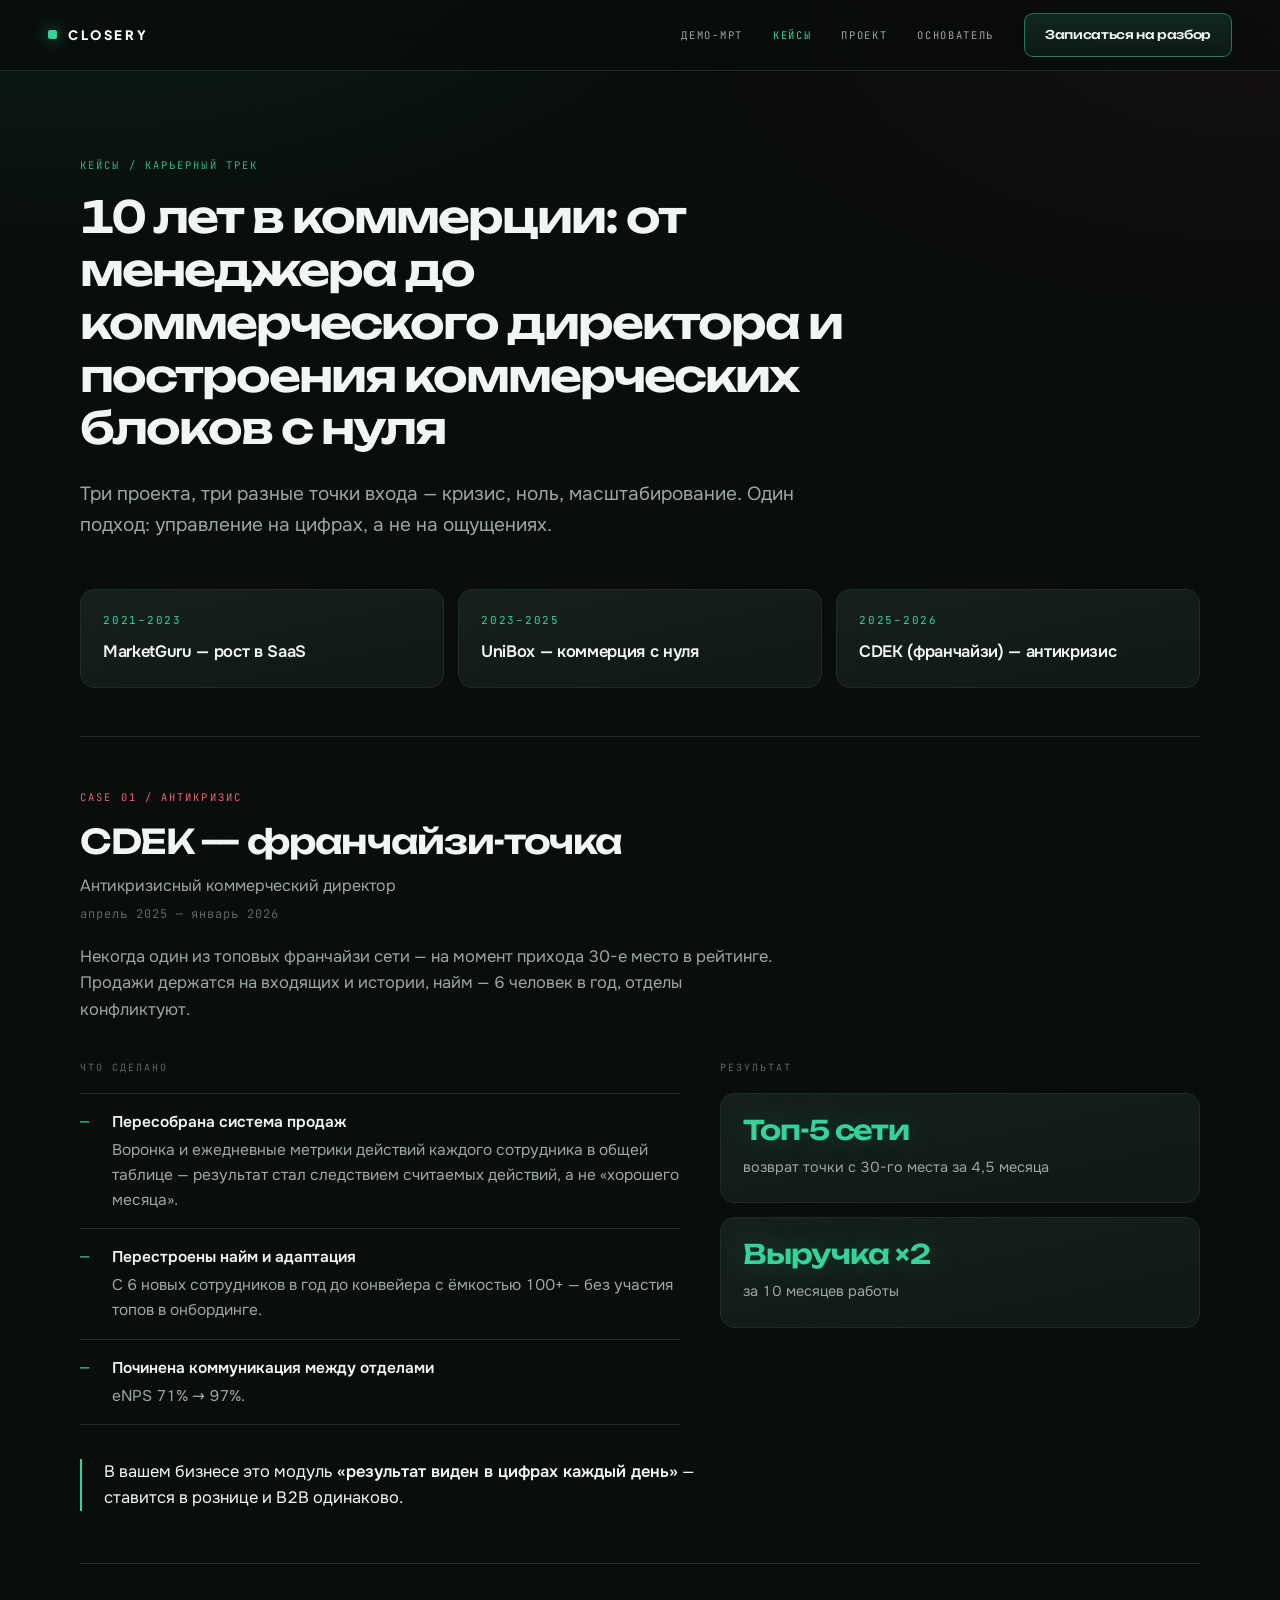
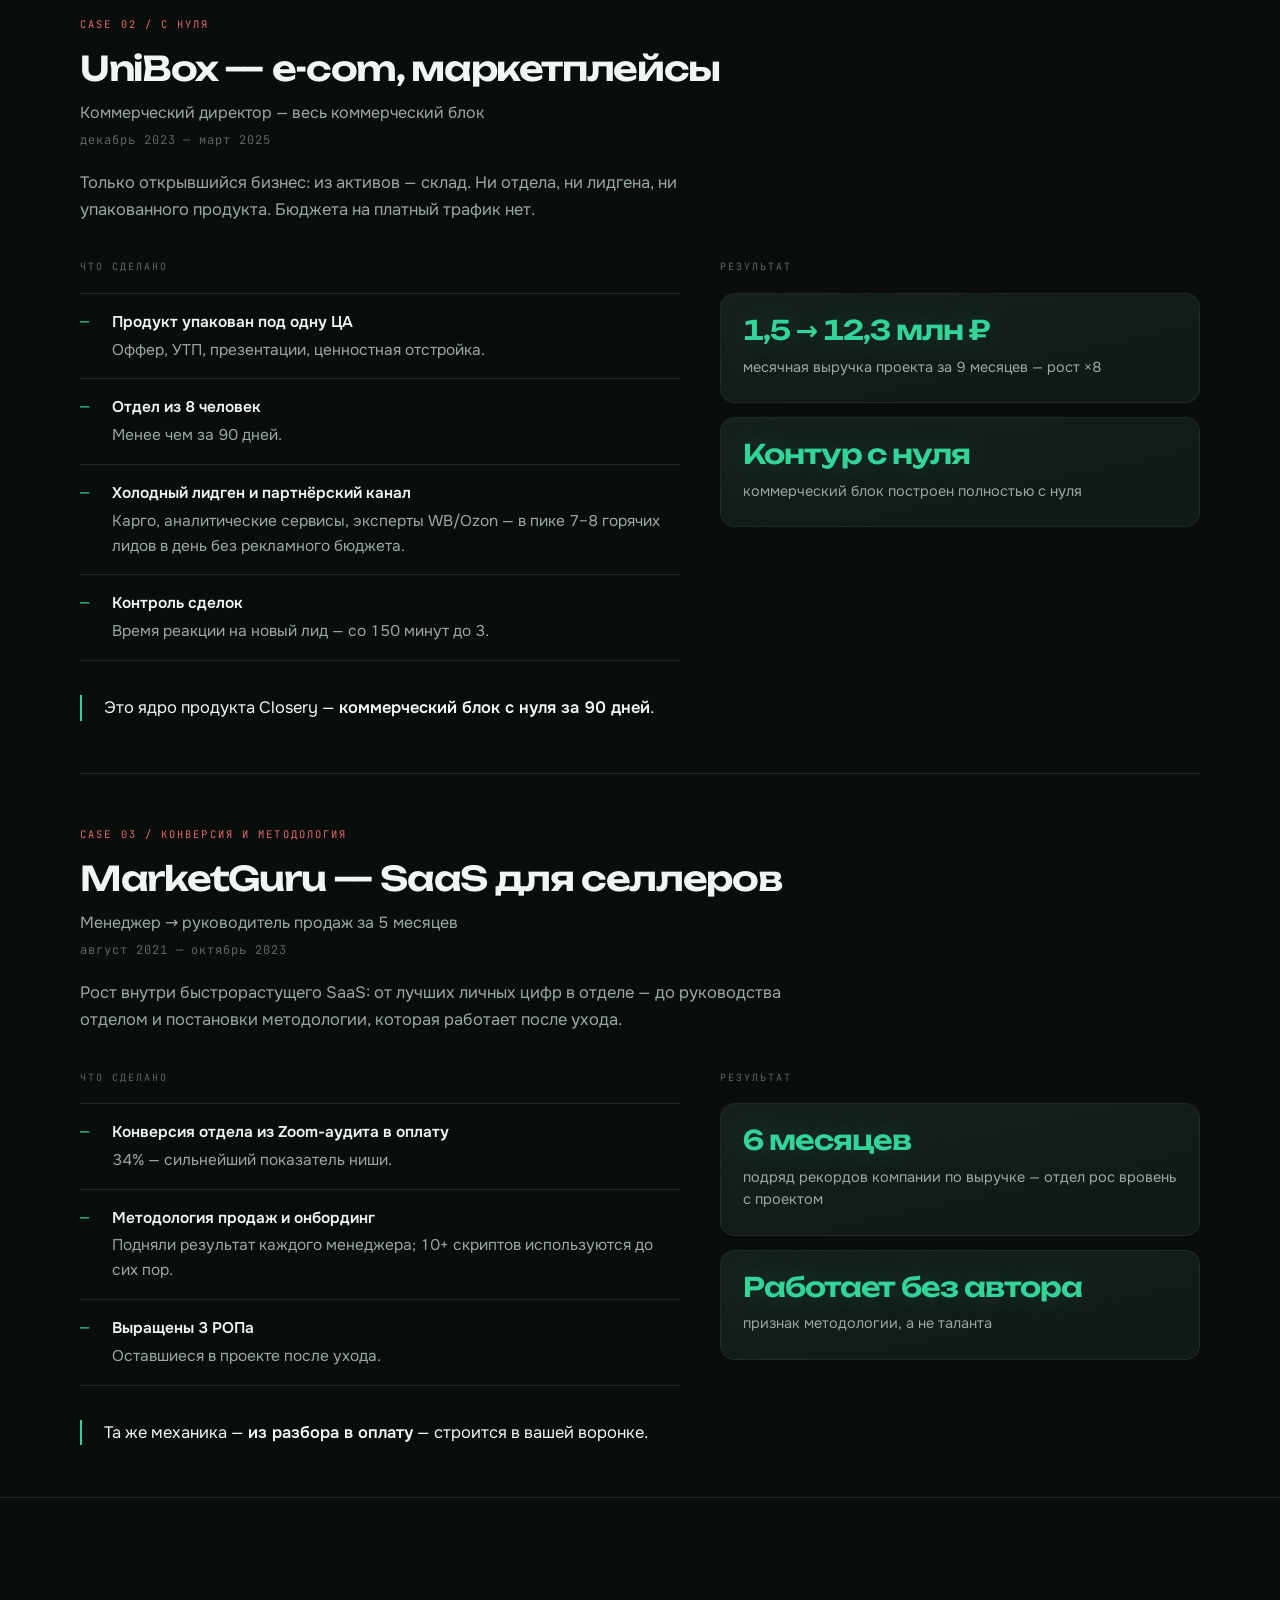
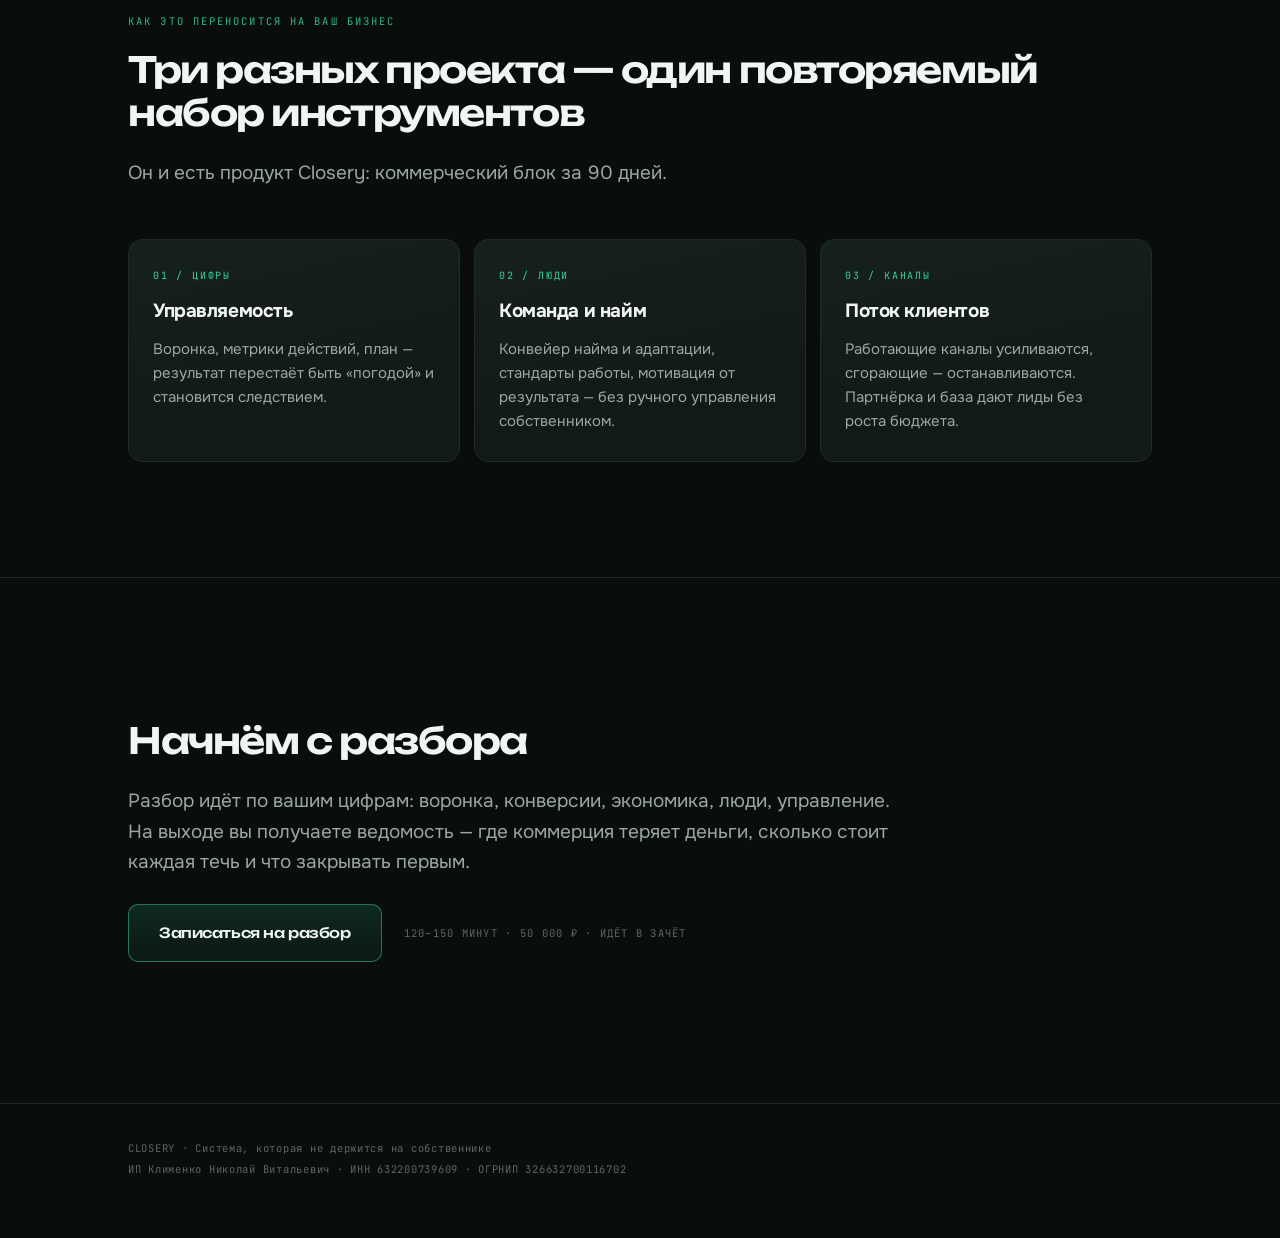
<file: cases.html>
<!DOCTYPE html>
<html lang="ru">
<head>
<meta charset="utf-8">
<meta name="viewport" content="width=device-width, initial-scale=1">
<title>Кейсы · Closery</title>
<meta name="description" content="Три проекта, три точки входа — кризис, ноль, масштабирование. Один подход: управление на цифрах, а не на ощущениях.">
<style>
/* Шрифты хранятся локально: никаких обращений к сторонним серверам */
@font-face{font-family:'Unbounded';font-style:normal;font-weight:500;font-display:swap;src:url(/fonts/unbounded-cyrillic-500-normal.woff2) format('woff2');unicode-range:U+0301,U+0400-045F,U+0490-0491,U+04B0-04B1,U+2116}
@font-face{font-family:'Unbounded';font-style:normal;font-weight:500;font-display:swap;src:url(/fonts/unbounded-latin-500-normal.woff2) format('woff2');unicode-range:U+0000-00FF,U+0131,U+0152-0153,U+02BB-02BC,U+02C6,U+02DA,U+02DC,U+0304,U+0308,U+0329,U+2000-206F,U+2074,U+20AC,U+2122,U+2191,U+2193,U+2212,U+2215,U+FEFF,U+FFFD}
@font-face{font-family:'Unbounded';font-style:normal;font-weight:500;font-display:swap;src:url(/fonts/unbounded-latin-ext-500-normal.woff2) format('woff2');unicode-range:U+0100-02BA,U+02BD-02C5,U+02C7-02CC,U+02CE-02D7,U+02DD-02FF,U+0304,U+0308,U+0329,U+1D00-1DBF,U+1E00-1E9F,U+1EF2-1EFF,U+2020,U+20A0-20AB,U+20AD-20C0,U+2113,U+2C60-2C7F,U+A720-A7FF}
@font-face{font-family:'Unbounded';font-style:normal;font-weight:600;font-display:swap;src:url(/fonts/unbounded-cyrillic-600-normal.woff2) format('woff2');unicode-range:U+0301,U+0400-045F,U+0490-0491,U+04B0-04B1,U+2116}
@font-face{font-family:'Unbounded';font-style:normal;font-weight:600;font-display:swap;src:url(/fonts/unbounded-latin-600-normal.woff2) format('woff2');unicode-range:U+0000-00FF,U+0131,U+0152-0153,U+02BB-02BC,U+02C6,U+02DA,U+02DC,U+0304,U+0308,U+0329,U+2000-206F,U+2074,U+20AC,U+2122,U+2191,U+2193,U+2212,U+2215,U+FEFF,U+FFFD}
@font-face{font-family:'Unbounded';font-style:normal;font-weight:600;font-display:swap;src:url(/fonts/unbounded-latin-ext-600-normal.woff2) format('woff2');unicode-range:U+0100-02BA,U+02BD-02C5,U+02C7-02CC,U+02CE-02D7,U+02DD-02FF,U+0304,U+0308,U+0329,U+1D00-1DBF,U+1E00-1E9F,U+1EF2-1EFF,U+2020,U+20A0-20AB,U+20AD-20C0,U+2113,U+2C60-2C7F,U+A720-A7FF}
@font-face{font-family:'Onest';font-style:normal;font-weight:400;font-display:swap;src:url(/fonts/onest-cyrillic-400-normal.woff2) format('woff2');unicode-range:U+0301,U+0400-045F,U+0490-0491,U+04B0-04B1,U+2116}
@font-face{font-family:'Onest';font-style:normal;font-weight:400;font-display:swap;src:url(/fonts/onest-latin-400-normal.woff2) format('woff2');unicode-range:U+0000-00FF,U+0131,U+0152-0153,U+02BB-02BC,U+02C6,U+02DA,U+02DC,U+0304,U+0308,U+0329,U+2000-206F,U+2074,U+20AC,U+2122,U+2191,U+2193,U+2212,U+2215,U+FEFF,U+FFFD}
@font-face{font-family:'Onest';font-style:normal;font-weight:400;font-display:swap;src:url(/fonts/onest-latin-ext-400-normal.woff2) format('woff2');unicode-range:U+0100-02BA,U+02BD-02C5,U+02C7-02CC,U+02CE-02D7,U+02DD-02FF,U+0304,U+0308,U+0329,U+1D00-1DBF,U+1E00-1E9F,U+1EF2-1EFF,U+2020,U+20A0-20AB,U+20AD-20C0,U+2113,U+2C60-2C7F,U+A720-A7FF}
@font-face{font-family:'Onest';font-style:normal;font-weight:500;font-display:swap;src:url(/fonts/onest-cyrillic-500-normal.woff2) format('woff2');unicode-range:U+0301,U+0400-045F,U+0490-0491,U+04B0-04B1,U+2116}
@font-face{font-family:'Onest';font-style:normal;font-weight:500;font-display:swap;src:url(/fonts/onest-latin-500-normal.woff2) format('woff2');unicode-range:U+0000-00FF,U+0131,U+0152-0153,U+02BB-02BC,U+02C6,U+02DA,U+02DC,U+0304,U+0308,U+0329,U+2000-206F,U+2074,U+20AC,U+2122,U+2191,U+2193,U+2212,U+2215,U+FEFF,U+FFFD}
@font-face{font-family:'Onest';font-style:normal;font-weight:500;font-display:swap;src:url(/fonts/onest-latin-ext-500-normal.woff2) format('woff2');unicode-range:U+0100-02BA,U+02BD-02C5,U+02C7-02CC,U+02CE-02D7,U+02DD-02FF,U+0304,U+0308,U+0329,U+1D00-1DBF,U+1E00-1E9F,U+1EF2-1EFF,U+2020,U+20A0-20AB,U+20AD-20C0,U+2113,U+2C60-2C7F,U+A720-A7FF}
@font-face{font-family:'Onest';font-style:normal;font-weight:600;font-display:swap;src:url(/fonts/onest-cyrillic-600-normal.woff2) format('woff2');unicode-range:U+0301,U+0400-045F,U+0490-0491,U+04B0-04B1,U+2116}
@font-face{font-family:'Onest';font-style:normal;font-weight:600;font-display:swap;src:url(/fonts/onest-latin-600-normal.woff2) format('woff2');unicode-range:U+0000-00FF,U+0131,U+0152-0153,U+02BB-02BC,U+02C6,U+02DA,U+02DC,U+0304,U+0308,U+0329,U+2000-206F,U+2074,U+20AC,U+2122,U+2191,U+2193,U+2212,U+2215,U+FEFF,U+FFFD}
@font-face{font-family:'Onest';font-style:normal;font-weight:600;font-display:swap;src:url(/fonts/onest-latin-ext-600-normal.woff2) format('woff2');unicode-range:U+0100-02BA,U+02BD-02C5,U+02C7-02CC,U+02CE-02D7,U+02DD-02FF,U+0304,U+0308,U+0329,U+1D00-1DBF,U+1E00-1E9F,U+1EF2-1EFF,U+2020,U+20A0-20AB,U+20AD-20C0,U+2113,U+2C60-2C7F,U+A720-A7FF}
@font-face{font-family:'Onest';font-style:normal;font-weight:700;font-display:swap;src:url(/fonts/onest-cyrillic-700-normal.woff2) format('woff2');unicode-range:U+0301,U+0400-045F,U+0490-0491,U+04B0-04B1,U+2116}
@font-face{font-family:'Onest';font-style:normal;font-weight:700;font-display:swap;src:url(/fonts/onest-latin-700-normal.woff2) format('woff2');unicode-range:U+0000-00FF,U+0131,U+0152-0153,U+02BB-02BC,U+02C6,U+02DA,U+02DC,U+0304,U+0308,U+0329,U+2000-206F,U+2074,U+20AC,U+2122,U+2191,U+2193,U+2212,U+2215,U+FEFF,U+FFFD}
@font-face{font-family:'Onest';font-style:normal;font-weight:700;font-display:swap;src:url(/fonts/onest-latin-ext-700-normal.woff2) format('woff2');unicode-range:U+0100-02BA,U+02BD-02C5,U+02C7-02CC,U+02CE-02D7,U+02DD-02FF,U+0304,U+0308,U+0329,U+1D00-1DBF,U+1E00-1E9F,U+1EF2-1EFF,U+2020,U+20A0-20AB,U+20AD-20C0,U+2113,U+2C60-2C7F,U+A720-A7FF}
@font-face{font-family:'JetBrains Mono';font-style:normal;font-weight:400;font-display:swap;src:url(/fonts/jetbrains-mono-cyrillic-400-normal.woff2) format('woff2');unicode-range:U+0301,U+0400-045F,U+0490-0491,U+04B0-04B1,U+2116}
@font-face{font-family:'JetBrains Mono';font-style:normal;font-weight:400;font-display:swap;src:url(/fonts/jetbrains-mono-latin-400-normal.woff2) format('woff2');unicode-range:U+0000-00FF,U+0131,U+0152-0153,U+02BB-02BC,U+02C6,U+02DA,U+02DC,U+0304,U+0308,U+0329,U+2000-206F,U+2074,U+20AC,U+2122,U+2191,U+2193,U+2212,U+2215,U+FEFF,U+FFFD}
@font-face{font-family:'JetBrains Mono';font-style:normal;font-weight:400;font-display:swap;src:url(/fonts/jetbrains-mono-latin-ext-400-normal.woff2) format('woff2');unicode-range:U+0100-02BA,U+02BD-02C5,U+02C7-02CC,U+02CE-02D7,U+02DD-02FF,U+0304,U+0308,U+0329,U+1D00-1DBF,U+1E00-1E9F,U+1EF2-1EFF,U+2020,U+20A0-20AB,U+20AD-20C0,U+2113,U+2C60-2C7F,U+A720-A7FF}
@font-face{font-family:'JetBrains Mono';font-style:normal;font-weight:500;font-display:swap;src:url(/fonts/jetbrains-mono-cyrillic-500-normal.woff2) format('woff2');unicode-range:U+0301,U+0400-045F,U+0490-0491,U+04B0-04B1,U+2116}
@font-face{font-family:'JetBrains Mono';font-style:normal;font-weight:500;font-display:swap;src:url(/fonts/jetbrains-mono-latin-500-normal.woff2) format('woff2');unicode-range:U+0000-00FF,U+0131,U+0152-0153,U+02BB-02BC,U+02C6,U+02DA,U+02DC,U+0304,U+0308,U+0329,U+2000-206F,U+2074,U+20AC,U+2122,U+2191,U+2193,U+2212,U+2215,U+FEFF,U+FFFD}
@font-face{font-family:'JetBrains Mono';font-style:normal;font-weight:500;font-display:swap;src:url(/fonts/jetbrains-mono-latin-ext-500-normal.woff2) format('woff2');unicode-range:U+0100-02BA,U+02BD-02C5,U+02C7-02CC,U+02CE-02D7,U+02DD-02FF,U+0304,U+0308,U+0329,U+1D00-1DBF,U+1E00-1E9F,U+1EF2-1EFF,U+2020,U+20A0-20AB,U+20AD-20C0,U+2113,U+2C60-2C7F,U+A720-A7FF}
@font-face{font-family:'Source Serif 4';font-style:normal;font-weight:600;font-display:swap;src:url(/fonts/source-serif-4-cyrillic-600-normal.woff2) format('woff2');unicode-range:U+0301,U+0400-045F,U+0490-0491,U+04B0-04B1,U+2116}
@font-face{font-family:'Source Serif 4';font-style:normal;font-weight:600;font-display:swap;src:url(/fonts/source-serif-4-latin-600-normal.woff2) format('woff2');unicode-range:U+0000-00FF,U+0131,U+0152-0153,U+02BB-02BC,U+02C6,U+02DA,U+02DC,U+0304,U+0308,U+0329,U+2000-206F,U+2074,U+20AC,U+2122,U+2191,U+2193,U+2212,U+2215,U+FEFF,U+FFFD}
@font-face{font-family:'Source Serif 4';font-style:normal;font-weight:600;font-display:swap;src:url(/fonts/source-serif-4-latin-ext-600-normal.woff2) format('woff2');unicode-range:U+0100-02BA,U+02BD-02C5,U+02C7-02CC,U+02CE-02D7,U+02DD-02FF,U+0304,U+0308,U+0329,U+1D00-1DBF,U+1E00-1E9F,U+1EF2-1EFF,U+2020,U+20A0-20AB,U+20AD-20C0,U+2113,U+2C60-2C7F,U+A720-A7FF}
@font-face{font-family:'Plus Jakarta Sans';font-style:normal;font-weight:800;font-display:swap;src:url(/fonts/plus-jakarta-sans-latin-800-normal.woff2) format('woff2');unicode-range:U+0000-00FF,U+0131,U+0152-0153,U+02BB-02BC,U+02C6,U+02DA,U+02DC,U+0304,U+0308,U+0329,U+2000-206F,U+2074,U+20AC,U+2122,U+2191,U+2193,U+2212,U+2215,U+FEFF,U+FFFD}
@font-face{font-family:'Plus Jakarta Sans';font-style:normal;font-weight:800;font-display:swap;src:url(/fonts/plus-jakarta-sans-latin-ext-800-normal.woff2) format('woff2');unicode-range:U+0100-02BA,U+02BD-02C5,U+02C7-02CC,U+02CE-02D7,U+02DD-02FF,U+0304,U+0308,U+0329,U+1D00-1DBF,U+1E00-1E9F,U+1EF2-1EFF,U+2020,U+20A0-20AB,U+20AD-20C0,U+2113,U+2C60-2C7F,U+A720-A7FF}
:root{
  --bg:#090D0C;--paper:#121A18;--paper-2:#16201D;--rule:#1F2B27;--rule-2:#2E3D38;
  --ink:#F1F6F3;--ink-2:#9AA8A2;--ink-3:#5B6863;--loss:#F0555A;--loss-soft:#E4676B;--ok:#34D399;
  --disp:'Unbounded','Onest',system-ui,sans-serif;--ui:'Onest',system-ui,sans-serif;
  --doc:'Source Serif 4',Georgia,serif;--mono:'JetBrains Mono',ui-monospace,monospace;
  --brand:'Plus Jakarta Sans',var(--ui);--gut:clamp(20px,5vw,48px);--r:14px;
}
*{box-sizing:border-box;margin:0;padding:0}
html{scroll-behavior:smooth;-webkit-text-size-adjust:100%}
body{background:var(--bg);color:var(--ink);font-family:var(--ui);line-height:1.55;
  font-feature-settings:"tnum" 1;-webkit-font-smoothing:antialiased;position:relative;overflow-x:hidden}
body::before{content:"";position:fixed;inset:0;pointer-events:none;z-index:0;
  background:radial-gradient(1300px 700px at 6% -14%,rgba(52,211,153,.10),transparent 58%),
             radial-gradient(1100px 620px at 98% 0%,rgba(240,85,90,.055),transparent 56%)}
main,header.bar,footer{position:relative;z-index:1}
.w{max-width:1120px;margin:0 auto;padding:0 var(--gut)}
.w-wide{max-width:1440px;margin:0 auto;padding:0 var(--gut)}
a{color:inherit}:focus-visible{outline:2px solid var(--ok);outline-offset:3px}

header.bar{position:sticky;top:0;z-index:50;background:rgba(9,13,12,.82);
  backdrop-filter:blur(18px) saturate(140%);-webkit-backdrop-filter:blur(18px) saturate(140%);
  border-bottom:1px solid var(--rule)}
.bar-in{display:flex;justify-content:space-between;align-items:center;height:70px;gap:20px}
.logo{display:inline-flex;align-items:center;gap:11px;text-decoration:none;font-family:var(--brand);
  font-weight:800;font-size:13px;text-transform:uppercase;letter-spacing:.2em;color:#fff;
  transition:letter-spacing .35s,color .22s;white-space:nowrap}
.logo i{width:9px;height:9px;border-radius:2px;flex:none;background:var(--ok);box-shadow:0 0 16px rgba(52,211,153,.65);transition:box-shadow .3s}
.logo:hover{letter-spacing:.3em;color:var(--ok)}
.logo:hover i{box-shadow:0 0 26px rgba(52,211,153,.95)}
.bar-nav{display:flex;align-items:center;gap:clamp(14px,2.4vw,30px)}
.bar-lnk{font-family:var(--mono);font-size:10.5px;letter-spacing:.16em;text-transform:uppercase;
  text-decoration:none;color:var(--ink-2);transition:color .2s,letter-spacing .3s;white-space:nowrap}
.bar-lnk:hover{color:var(--ok);letter-spacing:.2em}
.bar-lnk.on{color:var(--ok)}
@media(max-width:760px){.bar-lnk{display:none}}
.btn,.bar-cta{font-family:var(--disp);font-weight:500;letter-spacing:-.03em;color:var(--ink);
  text-decoration:none;border:1px solid rgba(52,211,153,.5);
  background:linear-gradient(180deg,rgba(52,211,153,.14),rgba(52,211,153,.06));
  transition:border-color .22s,box-shadow .3s,background .22s,transform .18s}
.btn:hover,.bar-cta:hover{border-color:var(--ok);box-shadow:0 0 28px rgba(52,211,153,.2);
  background:linear-gradient(180deg,rgba(52,211,153,.24),rgba(52,211,153,.1))}
.bar-cta{font-size:12px;border-radius:9px;padding:12px 20px;white-space:nowrap}
.btn{display:inline-block;font-size:14px;padding:17px 30px;border-radius:10px}
.btn:hover{transform:translateY(-2px)}

.label{font-family:var(--mono);font-size:10.5px;letter-spacing:.2em;text-transform:uppercase;
  color:var(--ok);display:block;margin-bottom:18px;opacity:.85}
h1{font-family:var(--disp);font-size:clamp(25px,4.1vw,44px);line-height:1.2;font-weight:600;
  letter-spacing:-.045em;max-width:20ch}
h2{font-family:var(--disp);font-size:clamp(21px,3.1vw,36px);line-height:1.2;font-weight:600;letter-spacing:-.04em}
.lede{font-size:clamp(16px,1.8vw,19px);line-height:1.62;color:var(--ink-2);max-width:60ch;margin-top:24px}
.head{padding:clamp(50px,7vw,86px) 0 clamp(34px,4.4vw,48px)}
.sec{padding:clamp(70px,9vw,120px) 0;border-top:1px solid var(--rule)}
.sec-head{margin-bottom:clamp(30px,4.4vw,50px)}

/* таймлайн */
.tl{display:grid;grid-template-columns:1fr;gap:14px;margin-top:clamp(34px,4.4vw,48px)}
@media(min-width:820px){.tl{grid-template-columns:repeat(3,1fr)}}
.tl>div{background:linear-gradient(168deg,var(--paper-2),var(--paper) 70%);
  border:1px solid var(--rule);border-radius:var(--r);padding:22px 22px 24px}
.tl dt{font-family:var(--mono);font-size:11px;letter-spacing:.16em;color:var(--ok);margin-bottom:12px}
.tl dd{font-size:16.5px;font-weight:600;letter-spacing:-.02em;line-height:1.35}

/* кейс */
.case{padding:clamp(34px,4.6vw,52px) 0;border-top:1px solid var(--rule)}
.case-top{margin-bottom:clamp(26px,3.4vw,36px)}
.case-tag{font-family:var(--mono);font-size:10.5px;letter-spacing:.2em;text-transform:uppercase;
  color:var(--loss-soft);display:block;margin-bottom:16px}
.case-h{font-family:var(--disp);font-size:clamp(22px,3.2vw,34px);font-weight:600;letter-spacing:-.04em;line-height:1.2}
.case-role{font-size:16px;color:var(--ink-2);margin-top:12px}
.case-role span{font-family:var(--mono);font-size:12px;letter-spacing:.08em;color:var(--ink-3);display:block;margin-top:6px}
.case-ctx{font-size:16.5px;color:var(--ink-2);line-height:1.62;max-width:64ch;margin-top:20px}
.case-grid{display:grid;grid-template-columns:1fr;gap:clamp(26px,3.4vw,40px)}
@media(min-width:920px){.case-grid{grid-template-columns:1.25fr 1fr}}
.blk-t{font-family:var(--mono);font-size:10px;letter-spacing:.2em;text-transform:uppercase;
  color:var(--ink-3);margin-bottom:18px}
.did{border-top:1px solid var(--rule)}
.did li{list-style:none;border-bottom:1px solid var(--rule);padding:16px 0;font-size:15.5px;
  color:var(--ink-2);line-height:1.6;display:grid;grid-template-columns:22px 1fr;gap:10px}
.did li::before{content:"—";color:var(--ok);font-family:var(--mono)}
.did b{color:var(--ink);font-weight:600;display:block;margin-bottom:3px}
.res{display:grid;grid-template-columns:1fr;gap:14px}
.res>div{background:linear-gradient(168deg,var(--paper-2),var(--paper) 70%);
  border:1px solid var(--rule);border-radius:var(--r);padding:22px 22px 24px}
.res b{display:block;font-family:var(--disp);font-size:clamp(21px,2.7vw,27px);font-weight:600;
  color:var(--ok);letter-spacing:-.04em;line-height:1.1;text-shadow:0 0 32px rgba(52,211,153,.28)}
.res span{display:block;font-size:14.5px;color:var(--ink-2);margin-top:10px;line-height:1.55}
.transfer{margin-top:clamp(26px,3.4vw,34px);border-left:2px solid var(--ok);padding-left:22px;
  font-size:16.5px;color:var(--ink);line-height:1.55;max-width:58ch}
.transfer b{font-weight:600}

.how{display:grid;grid-template-columns:1fr;gap:14px}
@media(min-width:820px){.how{grid-template-columns:repeat(3,1fr)}}
.how>div{background:linear-gradient(168deg,var(--paper-2),var(--paper) 70%);
  border:1px solid var(--rule);border-radius:var(--r);padding:28px 24px}
.how dt{font-family:var(--mono);font-size:10px;letter-spacing:.18em;text-transform:uppercase;color:var(--ok);margin-bottom:14px}
.how b{display:block;font-size:19px;font-weight:700;margin-bottom:10px;letter-spacing:-.022em}
.how p{font-size:15px;color:var(--ink-2);line-height:1.6}

.end{padding:clamp(80px,11vw,150px) 0;border-top:1px solid var(--rule)}
.cta-wrap{margin-top:26px;display:flex;align-items:center;gap:22px;flex-wrap:wrap}
.btn-note{font-family:var(--mono);font-size:10.5px;letter-spacing:.12em;text-transform:uppercase;color:var(--ink-3)}
footer{border-top:1px solid var(--rule);padding:34px 0 58px;font-family:var(--mono);
  font-size:10.5px;letter-spacing:.07em;color:var(--ink-3);line-height:2}
@keyframes pgIn{from{opacity:0;transform:translateY(14px)}to{opacity:1;transform:none}}
.head{animation:pgIn .6s cubic-bezier(.2,.7,.3,1) .04s both}
@media (prefers-reduced-motion:reduce){*{transition:none!important;animation:none!important}}
</style>
</head>
<body>

<header class="bar">
  <div class="w-wide bar-in">
    <a class="logo" href="index.html"><i></i>Closery</a>
    <nav class="bar-nav">
      <a class="bar-lnk" href="mrt-demo.html">Демо-МРТ</a>
      <a class="bar-lnk on" href="cases.html">Кейсы</a>
      <a class="bar-lnk" href="index.html#route">Проект</a>
      <a class="bar-lnk" href="index.html#founder">Основатель</a>
      <a class="bar-cta" href="https://t.me/klimenko_prod" target="_blank" rel="noopener">Записаться на разбор</a>
    </nav>
  </div>
</header>

<main>

<div class="w head">
  <span class="label">Кейсы / Карьерный трек</span>
  <h1>10 лет в коммерции: от менеджера до коммерческого директора и построения коммерческих блоков с нуля</h1>
  <p class="lede">Три проекта, три разные точки входа — кризис, ноль, масштабирование. Один подход: управление на цифрах, а не на ощущениях.</p>
  <dl class="tl">
    <div><dt>2021–2023</dt><dd>MarketGuru — рост в SaaS</dd></div>
    <div><dt>2023–2025</dt><dd>UniBox — коммерция с нуля</dd></div>
    <div><dt>2025–2026</dt><dd>CDEK (франчайзи) — антикризис</dd></div>
  </dl>
</div>

<section class="w case">
  <div class="case-top">
    <span class="case-tag">Case 01 / Антикризис</span>
    <h2 class="case-h">CDEK — франчайзи-точка</h2>
    <div class="case-role">Антикризисный коммерческий директор<span>апрель 2025 — январь 2026</span></div>
    <p class="case-ctx">Некогда один из топовых франчайзи сети — на момент прихода 30-е место в рейтинге. Продажи держатся на входящих и истории, найм — 6 человек в год, отделы конфликтуют.</p>
  </div>
  <div class="case-grid">
    <div>
      <div class="blk-t">Что сделано</div>
      <ul class="did">
        <li><span><b>Пересобрана система продаж</b>Воронка и ежедневные метрики действий каждого сотрудника в общей таблице — результат стал следствием считаемых действий, а не «хорошего месяца».</span></li>
        <li><span><b>Перестроены найм и адаптация</b>С 6 новых сотрудников в год до конвейера с ёмкостью 100+ — без участия топов в онбординге.</span></li>
        <li><span><b>Починена коммуникация между отделами</b>eNPS 71% → 97%.</span></li>
      </ul>
    </div>
    <div>
      <div class="blk-t">Результат</div>
      <div class="res">
        <div><b>Топ-5 сети</b><span>возврат точки с 30-го места за 4,5 месяца</span></div>
        <div><b>Выручка ×2</b><span>за 10 месяцев работы</span></div>
      </div>
    </div>
  </div>
  <p class="transfer">В вашем бизнесе это модуль <b>«результат виден в цифрах каждый день»</b> — ставится в рознице и B2B одинаково.</p>
</section>

<section class="w case">
  <div class="case-top">
    <span class="case-tag">Case 02 / С нуля</span>
    <h2 class="case-h">UniBox — e-com, маркетплейсы</h2>
    <div class="case-role">Коммерческий директор — весь коммерческий блок<span>декабрь 2023 — март 2025</span></div>
    <p class="case-ctx">Только открывшийся бизнес: из активов — склад. Ни отдела, ни лидгена, ни упакованного продукта. Бюджета на платный трафик нет.</p>
  </div>
  <div class="case-grid">
    <div>
      <div class="blk-t">Что сделано</div>
      <ul class="did">
        <li><span><b>Продукт упакован под одну ЦА</b>Оффер, УТП, презентации, ценностная отстройка.</span></li>
        <li><span><b>Отдел из 8 человек</b>Менее чем за 90 дней.</span></li>
        <li><span><b>Холодный лидген и партнёрский канал</b>Карго, аналитические сервисы, эксперты WB/Ozon — в пике 7–8 горячих лидов в день без рекламного бюджета.</span></li>
        <li><span><b>Контроль сделок</b>Время реакции на новый лид — со 150 минут до 3.</span></li>
      </ul>
    </div>
    <div>
      <div class="blk-t">Результат</div>
      <div class="res">
        <div><b>1,5 → 12,3 млн ₽</b><span>месячная выручка проекта за 9 месяцев — рост ×8</span></div>
        <div><b>Контур с нуля</b><span>коммерческий блок построен полностью с нуля</span></div>
      </div>
    </div>
  </div>
  <p class="transfer">Это ядро продукта Closery — <b>коммерческий блок с нуля за 90 дней</b>.</p>
</section>

<section class="w case">
  <div class="case-top">
    <span class="case-tag">Case 03 / Конверсия и методология</span>
    <h2 class="case-h">MarketGuru — SaaS для селлеров</h2>
    <div class="case-role">Менеджер → руководитель продаж за 5 месяцев<span>август 2021 — октябрь 2023</span></div>
    <p class="case-ctx">Рост внутри быстрорастущего SaaS: от лучших личных цифр в отделе — до руководства отделом и постановки методологии, которая работает после ухода.</p>
  </div>
  <div class="case-grid">
    <div>
      <div class="blk-t">Что сделано</div>
      <ul class="did">
        <li><span><b>Конверсия отдела из Zoom-аудита в оплату</b>34% — сильнейший показатель ниши.</span></li>
        <li><span><b>Методология продаж и онбординг</b>Подняли результат каждого менеджера; 10+ скриптов используются до сих пор.</span></li>
        <li><span><b>Выращены 3 РОПа</b>Оставшиеся в проекте после ухода.</span></li>
      </ul>
    </div>
    <div>
      <div class="blk-t">Результат</div>
      <div class="res">
        <div><b>6 месяцев</b><span>подряд рекордов компании по выручке — отдел рос вровень с проектом</span></div>
        <div><b>Работает без автора</b><span>признак методологии, а не таланта</span></div>
      </div>
    </div>
  </div>
  <p class="transfer">Та же механика — <b>из разбора в оплату</b> — строится в вашей воронке.</p>
</section>

<section class="sec">
  <div class="w">
    <div class="sec-head">
      <span class="label">Как это переносится на ваш бизнес</span>
      <h2>Три разных проекта — один повторяемый набор инструментов</h2>
      <p class="lede">Он и есть продукт Closery: коммерческий блок за 90 дней.</p>
    </div>
    <dl class="how">
      <div><dt>01 / Цифры</dt><b>Управляемость</b><p>Воронка, метрики действий, план — результат перестаёт быть «погодой» и становится следствием.</p></div>
      <div><dt>02 / Люди</dt><b>Команда и найм</b><p>Конвейер найма и адаптации, стандарты работы, мотивация от результата — без ручного управления собственником.</p></div>
      <div><dt>03 / Каналы</dt><b>Поток клиентов</b><p>Работающие каналы усиливаются, сгорающие — останавливаются. Партнёрка и база дают лиды без роста бюджета.</p></div>
    </dl>
  </div>
</section>

<section class="end">
  <div class="w">
    <h2>Начнём с разбора</h2>
    <p class="lede">Разбор идёт по вашим цифрам: воронка, конверсии, экономика, люди, управление. На выходе вы получаете ведомость — где коммерция теряет деньги, сколько стоит каждая течь и что закрывать первым.</p>
    <div class="cta-wrap">
      <a class="btn" href="https://t.me/klimenko_prod" target="_blank" rel="noopener">Записаться на разбор</a>
      <span class="btn-note">120–150 минут · 50 000 ₽ · идёт в зачёт</span>
    </div>
  </div>
</section>

</main>

<footer>
  <div class="w">
    CLOSERY · Система, которая не держится на собственнике<br>
    ИП Клименко Николай Витальевич · ИНН 632200739609 · ОГРНИП 326632700116702
  </div>
</footer>

</body>
</html>
</file>
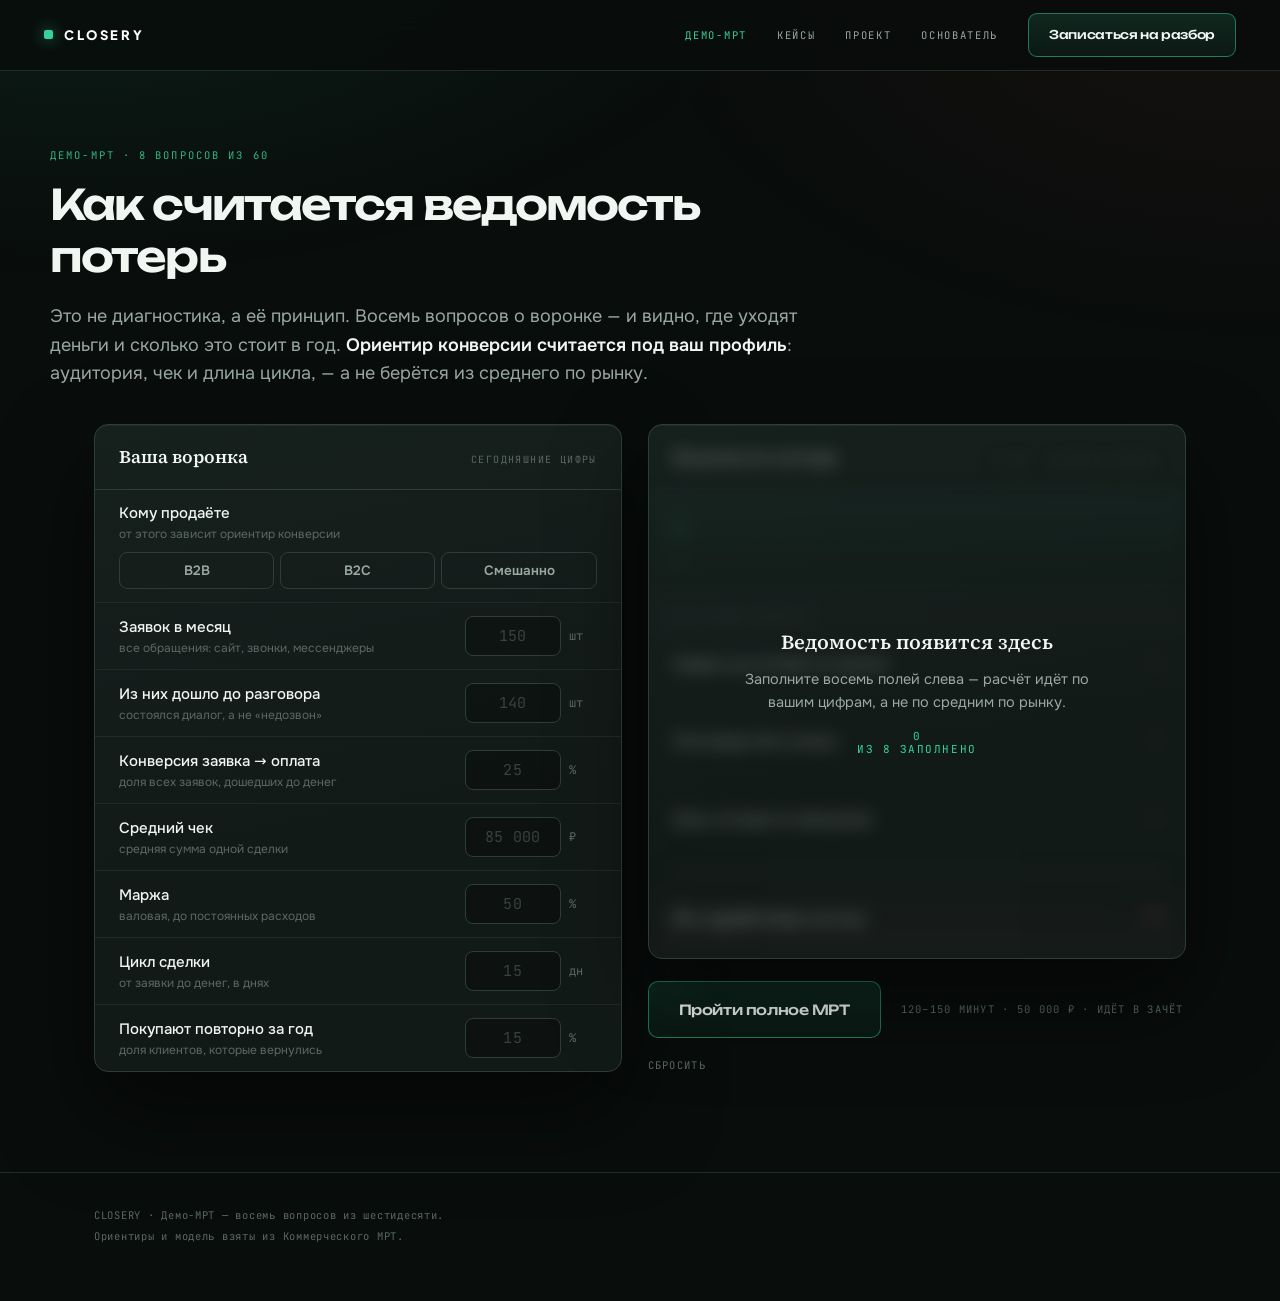
<file: mrt-demo.html>
<!DOCTYPE html>
<html lang="ru">
<head>
<meta charset="utf-8">
<meta name="viewport" content="width=device-width, initial-scale=1">
<title>Демо-МРТ · Closery</title>
<meta name="description" content="Восемь вопросов из шестидесяти. Показывает, как Коммерческое МРТ считает потери — на вашей воронке.">
<style>
/* Шрифты хранятся локально: никаких обращений к сторонним серверам */
@font-face{font-family:'Unbounded';font-style:normal;font-weight:500;font-display:swap;src:url(/fonts/unbounded-cyrillic-500-normal.woff2) format('woff2');unicode-range:U+0301,U+0400-045F,U+0490-0491,U+04B0-04B1,U+2116}
@font-face{font-family:'Unbounded';font-style:normal;font-weight:500;font-display:swap;src:url(/fonts/unbounded-latin-500-normal.woff2) format('woff2');unicode-range:U+0000-00FF,U+0131,U+0152-0153,U+02BB-02BC,U+02C6,U+02DA,U+02DC,U+0304,U+0308,U+0329,U+2000-206F,U+2074,U+20AC,U+2122,U+2191,U+2193,U+2212,U+2215,U+FEFF,U+FFFD}
@font-face{font-family:'Unbounded';font-style:normal;font-weight:500;font-display:swap;src:url(/fonts/unbounded-latin-ext-500-normal.woff2) format('woff2');unicode-range:U+0100-02BA,U+02BD-02C5,U+02C7-02CC,U+02CE-02D7,U+02DD-02FF,U+0304,U+0308,U+0329,U+1D00-1DBF,U+1E00-1E9F,U+1EF2-1EFF,U+2020,U+20A0-20AB,U+20AD-20C0,U+2113,U+2C60-2C7F,U+A720-A7FF}
@font-face{font-family:'Unbounded';font-style:normal;font-weight:600;font-display:swap;src:url(/fonts/unbounded-cyrillic-600-normal.woff2) format('woff2');unicode-range:U+0301,U+0400-045F,U+0490-0491,U+04B0-04B1,U+2116}
@font-face{font-family:'Unbounded';font-style:normal;font-weight:600;font-display:swap;src:url(/fonts/unbounded-latin-600-normal.woff2) format('woff2');unicode-range:U+0000-00FF,U+0131,U+0152-0153,U+02BB-02BC,U+02C6,U+02DA,U+02DC,U+0304,U+0308,U+0329,U+2000-206F,U+2074,U+20AC,U+2122,U+2191,U+2193,U+2212,U+2215,U+FEFF,U+FFFD}
@font-face{font-family:'Unbounded';font-style:normal;font-weight:600;font-display:swap;src:url(/fonts/unbounded-latin-ext-600-normal.woff2) format('woff2');unicode-range:U+0100-02BA,U+02BD-02C5,U+02C7-02CC,U+02CE-02D7,U+02DD-02FF,U+0304,U+0308,U+0329,U+1D00-1DBF,U+1E00-1E9F,U+1EF2-1EFF,U+2020,U+20A0-20AB,U+20AD-20C0,U+2113,U+2C60-2C7F,U+A720-A7FF}
@font-face{font-family:'Onest';font-style:normal;font-weight:400;font-display:swap;src:url(/fonts/onest-cyrillic-400-normal.woff2) format('woff2');unicode-range:U+0301,U+0400-045F,U+0490-0491,U+04B0-04B1,U+2116}
@font-face{font-family:'Onest';font-style:normal;font-weight:400;font-display:swap;src:url(/fonts/onest-latin-400-normal.woff2) format('woff2');unicode-range:U+0000-00FF,U+0131,U+0152-0153,U+02BB-02BC,U+02C6,U+02DA,U+02DC,U+0304,U+0308,U+0329,U+2000-206F,U+2074,U+20AC,U+2122,U+2191,U+2193,U+2212,U+2215,U+FEFF,U+FFFD}
@font-face{font-family:'Onest';font-style:normal;font-weight:400;font-display:swap;src:url(/fonts/onest-latin-ext-400-normal.woff2) format('woff2');unicode-range:U+0100-02BA,U+02BD-02C5,U+02C7-02CC,U+02CE-02D7,U+02DD-02FF,U+0304,U+0308,U+0329,U+1D00-1DBF,U+1E00-1E9F,U+1EF2-1EFF,U+2020,U+20A0-20AB,U+20AD-20C0,U+2113,U+2C60-2C7F,U+A720-A7FF}
@font-face{font-family:'Onest';font-style:normal;font-weight:500;font-display:swap;src:url(/fonts/onest-cyrillic-500-normal.woff2) format('woff2');unicode-range:U+0301,U+0400-045F,U+0490-0491,U+04B0-04B1,U+2116}
@font-face{font-family:'Onest';font-style:normal;font-weight:500;font-display:swap;src:url(/fonts/onest-latin-500-normal.woff2) format('woff2');unicode-range:U+0000-00FF,U+0131,U+0152-0153,U+02BB-02BC,U+02C6,U+02DA,U+02DC,U+0304,U+0308,U+0329,U+2000-206F,U+2074,U+20AC,U+2122,U+2191,U+2193,U+2212,U+2215,U+FEFF,U+FFFD}
@font-face{font-family:'Onest';font-style:normal;font-weight:500;font-display:swap;src:url(/fonts/onest-latin-ext-500-normal.woff2) format('woff2');unicode-range:U+0100-02BA,U+02BD-02C5,U+02C7-02CC,U+02CE-02D7,U+02DD-02FF,U+0304,U+0308,U+0329,U+1D00-1DBF,U+1E00-1E9F,U+1EF2-1EFF,U+2020,U+20A0-20AB,U+20AD-20C0,U+2113,U+2C60-2C7F,U+A720-A7FF}
@font-face{font-family:'Onest';font-style:normal;font-weight:600;font-display:swap;src:url(/fonts/onest-cyrillic-600-normal.woff2) format('woff2');unicode-range:U+0301,U+0400-045F,U+0490-0491,U+04B0-04B1,U+2116}
@font-face{font-family:'Onest';font-style:normal;font-weight:600;font-display:swap;src:url(/fonts/onest-latin-600-normal.woff2) format('woff2');unicode-range:U+0000-00FF,U+0131,U+0152-0153,U+02BB-02BC,U+02C6,U+02DA,U+02DC,U+0304,U+0308,U+0329,U+2000-206F,U+2074,U+20AC,U+2122,U+2191,U+2193,U+2212,U+2215,U+FEFF,U+FFFD}
@font-face{font-family:'Onest';font-style:normal;font-weight:600;font-display:swap;src:url(/fonts/onest-latin-ext-600-normal.woff2) format('woff2');unicode-range:U+0100-02BA,U+02BD-02C5,U+02C7-02CC,U+02CE-02D7,U+02DD-02FF,U+0304,U+0308,U+0329,U+1D00-1DBF,U+1E00-1E9F,U+1EF2-1EFF,U+2020,U+20A0-20AB,U+20AD-20C0,U+2113,U+2C60-2C7F,U+A720-A7FF}
@font-face{font-family:'Onest';font-style:normal;font-weight:700;font-display:swap;src:url(/fonts/onest-cyrillic-700-normal.woff2) format('woff2');unicode-range:U+0301,U+0400-045F,U+0490-0491,U+04B0-04B1,U+2116}
@font-face{font-family:'Onest';font-style:normal;font-weight:700;font-display:swap;src:url(/fonts/onest-latin-700-normal.woff2) format('woff2');unicode-range:U+0000-00FF,U+0131,U+0152-0153,U+02BB-02BC,U+02C6,U+02DA,U+02DC,U+0304,U+0308,U+0329,U+2000-206F,U+2074,U+20AC,U+2122,U+2191,U+2193,U+2212,U+2215,U+FEFF,U+FFFD}
@font-face{font-family:'Onest';font-style:normal;font-weight:700;font-display:swap;src:url(/fonts/onest-latin-ext-700-normal.woff2) format('woff2');unicode-range:U+0100-02BA,U+02BD-02C5,U+02C7-02CC,U+02CE-02D7,U+02DD-02FF,U+0304,U+0308,U+0329,U+1D00-1DBF,U+1E00-1E9F,U+1EF2-1EFF,U+2020,U+20A0-20AB,U+20AD-20C0,U+2113,U+2C60-2C7F,U+A720-A7FF}
@font-face{font-family:'JetBrains Mono';font-style:normal;font-weight:400;font-display:swap;src:url(/fonts/jetbrains-mono-cyrillic-400-normal.woff2) format('woff2');unicode-range:U+0301,U+0400-045F,U+0490-0491,U+04B0-04B1,U+2116}
@font-face{font-family:'JetBrains Mono';font-style:normal;font-weight:400;font-display:swap;src:url(/fonts/jetbrains-mono-latin-400-normal.woff2) format('woff2');unicode-range:U+0000-00FF,U+0131,U+0152-0153,U+02BB-02BC,U+02C6,U+02DA,U+02DC,U+0304,U+0308,U+0329,U+2000-206F,U+2074,U+20AC,U+2122,U+2191,U+2193,U+2212,U+2215,U+FEFF,U+FFFD}
@font-face{font-family:'JetBrains Mono';font-style:normal;font-weight:400;font-display:swap;src:url(/fonts/jetbrains-mono-latin-ext-400-normal.woff2) format('woff2');unicode-range:U+0100-02BA,U+02BD-02C5,U+02C7-02CC,U+02CE-02D7,U+02DD-02FF,U+0304,U+0308,U+0329,U+1D00-1DBF,U+1E00-1E9F,U+1EF2-1EFF,U+2020,U+20A0-20AB,U+20AD-20C0,U+2113,U+2C60-2C7F,U+A720-A7FF}
@font-face{font-family:'JetBrains Mono';font-style:normal;font-weight:500;font-display:swap;src:url(/fonts/jetbrains-mono-cyrillic-500-normal.woff2) format('woff2');unicode-range:U+0301,U+0400-045F,U+0490-0491,U+04B0-04B1,U+2116}
@font-face{font-family:'JetBrains Mono';font-style:normal;font-weight:500;font-display:swap;src:url(/fonts/jetbrains-mono-latin-500-normal.woff2) format('woff2');unicode-range:U+0000-00FF,U+0131,U+0152-0153,U+02BB-02BC,U+02C6,U+02DA,U+02DC,U+0304,U+0308,U+0329,U+2000-206F,U+2074,U+20AC,U+2122,U+2191,U+2193,U+2212,U+2215,U+FEFF,U+FFFD}
@font-face{font-family:'JetBrains Mono';font-style:normal;font-weight:500;font-display:swap;src:url(/fonts/jetbrains-mono-latin-ext-500-normal.woff2) format('woff2');unicode-range:U+0100-02BA,U+02BD-02C5,U+02C7-02CC,U+02CE-02D7,U+02DD-02FF,U+0304,U+0308,U+0329,U+1D00-1DBF,U+1E00-1E9F,U+1EF2-1EFF,U+2020,U+20A0-20AB,U+20AD-20C0,U+2113,U+2C60-2C7F,U+A720-A7FF}
@font-face{font-family:'Source Serif 4';font-style:normal;font-weight:600;font-display:swap;src:url(/fonts/source-serif-4-cyrillic-600-normal.woff2) format('woff2');unicode-range:U+0301,U+0400-045F,U+0490-0491,U+04B0-04B1,U+2116}
@font-face{font-family:'Source Serif 4';font-style:normal;font-weight:600;font-display:swap;src:url(/fonts/source-serif-4-latin-600-normal.woff2) format('woff2');unicode-range:U+0000-00FF,U+0131,U+0152-0153,U+02BB-02BC,U+02C6,U+02DA,U+02DC,U+0304,U+0308,U+0329,U+2000-206F,U+2074,U+20AC,U+2122,U+2191,U+2193,U+2212,U+2215,U+FEFF,U+FFFD}
@font-face{font-family:'Source Serif 4';font-style:normal;font-weight:600;font-display:swap;src:url(/fonts/source-serif-4-latin-ext-600-normal.woff2) format('woff2');unicode-range:U+0100-02BA,U+02BD-02C5,U+02C7-02CC,U+02CE-02D7,U+02DD-02FF,U+0304,U+0308,U+0329,U+1D00-1DBF,U+1E00-1E9F,U+1EF2-1EFF,U+2020,U+20A0-20AB,U+20AD-20C0,U+2113,U+2C60-2C7F,U+A720-A7FF}
@font-face{font-family:'Plus Jakarta Sans';font-style:normal;font-weight:800;font-display:swap;src:url(/fonts/plus-jakarta-sans-latin-800-normal.woff2) format('woff2');unicode-range:U+0000-00FF,U+0131,U+0152-0153,U+02BB-02BC,U+02C6,U+02DA,U+02DC,U+0304,U+0308,U+0329,U+2000-206F,U+2074,U+20AC,U+2122,U+2191,U+2193,U+2212,U+2215,U+FEFF,U+FFFD}
@font-face{font-family:'Plus Jakarta Sans';font-style:normal;font-weight:800;font-display:swap;src:url(/fonts/plus-jakarta-sans-latin-ext-800-normal.woff2) format('woff2');unicode-range:U+0100-02BA,U+02BD-02C5,U+02C7-02CC,U+02CE-02D7,U+02DD-02FF,U+0304,U+0308,U+0329,U+1D00-1DBF,U+1E00-1E9F,U+1EF2-1EFF,U+2020,U+20A0-20AB,U+20AD-20C0,U+2113,U+2C60-2C7F,U+A720-A7FF}
:root{
  --bg:#090D0C;--paper:#121A18;--paper-2:#16201D;--rule:#1F2B27;--rule-2:#2E3D38;
  --ink:#F1F6F3;--ink-2:#9AA8A2;--ink-3:#5B6863;--loss:#F0555A;--loss-soft:#E4676B;--ok:#34D399;
  --disp:'Unbounded','Onest',system-ui,sans-serif;--ui:'Onest',system-ui,sans-serif;
  --doc:'Source Serif 4',Georgia,serif;--mono:'JetBrains Mono',ui-monospace,monospace;
  --brand:'Plus Jakarta Sans',var(--ui);--gut:clamp(20px,5vw,44px);--r:14px;
}
*{box-sizing:border-box;margin:0;padding:0}
body{background:var(--bg);color:var(--ink);font-family:var(--ui);line-height:1.55;
  font-feature-settings:"tnum" 1;-webkit-font-smoothing:antialiased;position:relative;overflow-x:hidden}
body::before{content:"";position:fixed;inset:0;pointer-events:none;z-index:0;
  background:radial-gradient(1300px 700px at 6% -14%,rgba(52,211,153,.10),transparent 58%),
             radial-gradient(1100px 620px at 98% 0%,rgba(240,85,90,.055),transparent 56%)}
main,header.bar,footer{position:relative;z-index:1}
.w{max-width:1180px;margin:0 auto;padding:0 var(--gut)}
.w-wide{max-width:1440px;margin:0 auto;padding:0 var(--gut)}
a{color:inherit}:focus-visible{outline:2px solid var(--ok);outline-offset:3px}

/* ── шапка: один в один с главной ── */
header.bar{position:sticky;top:0;z-index:50;background:rgba(9,13,12,.82);
  backdrop-filter:blur(18px) saturate(140%);-webkit-backdrop-filter:blur(18px) saturate(140%);
  border-bottom:1px solid var(--rule)}
.bar-in{display:flex;justify-content:space-between;align-items:center;height:70px;gap:20px}
.logo{display:inline-flex;align-items:center;gap:11px;text-decoration:none;font-family:var(--brand);
  font-weight:800;font-size:13px;text-transform:uppercase;letter-spacing:.2em;color:#fff;
  transition:letter-spacing .35s,color .22s;white-space:nowrap}
.logo i{width:9px;height:9px;border-radius:2px;flex:none;background:var(--ok);box-shadow:0 0 16px rgba(52,211,153,.65);transition:box-shadow .3s}
.logo:hover{letter-spacing:.3em;color:var(--ok)}
.logo:hover i{box-shadow:0 0 26px rgba(52,211,153,.95)}
.bar-nav{display:flex;align-items:center;gap:clamp(14px,2.4vw,30px)}
.bar-lnk{font-family:var(--mono);font-size:10.5px;letter-spacing:.16em;text-transform:uppercase;
  text-decoration:none;color:var(--ink-2);transition:color .2s,letter-spacing .3s;white-space:nowrap}
.bar-lnk:hover{color:var(--ok);letter-spacing:.2em}
.bar-lnk.on{color:var(--ok)}
@media(max-width:700px){.bar-lnk{display:none}}

/* ── кнопки: одна гарнитура везде ── */
.btn,.bar-cta{font-family:var(--ui);font-weight:600;color:var(--ink);text-decoration:none;
  border:1px solid rgba(52,211,153,.5);background:linear-gradient(180deg,rgba(52,211,153,.14),rgba(52,211,153,.06));
  transition:border-color .22s,box-shadow .3s,background .22s,transform .18s}
.btn:hover,.bar-cta:hover{border-color:var(--ok);box-shadow:0 0 28px rgba(52,211,153,.2);
  background:linear-gradient(180deg,rgba(52,211,153,.24),rgba(52,211,153,.1))}
.bar-cta{font-family:var(--disp);font-weight:500;font-size:12px;letter-spacing:-.03em;
  border-radius:9px;padding:12px 20px;white-space:nowrap}
.btn{display:inline-block;font-family:var(--disp);font-weight:500;font-size:14px;letter-spacing:-.03em;
  padding:17px 30px;border-radius:10px}
.btn:hover{transform:translateY(-2px)}

.head{padding:clamp(46px,6.5vw,76px) 0 clamp(26px,3.6vw,36px)}
.label{font-family:var(--mono);font-size:10.5px;letter-spacing:.2em;text-transform:uppercase;
  color:var(--ok);display:block;margin-bottom:16px;opacity:.85}
h1{font-family:var(--disp);font-size:clamp(23px,3.8vw,42px);line-height:1.22;font-weight:600;
  letter-spacing:-.045em;max-width:18ch}
.lede{font-size:clamp(15.5px,1.7vw,18px);line-height:1.6;color:var(--ink-2);max-width:64ch;margin-top:20px}
.lede strong{color:var(--ink);font-weight:600}

.grid{display:grid;grid-template-columns:1fr;gap:22px;padding-bottom:clamp(56px,8vw,100px)}
@media(min-width:1000px){
  .grid{grid-template-columns:1fr 1.02fr;gap:26px;align-items:stretch}
  .grid>*{display:flex;flex-direction:column}
  .card{flex:1 1 auto;display:flex;flex-direction:column}
}
.card{background:linear-gradient(168deg,var(--paper-2),var(--paper) 62%);border:1px solid var(--rule-2);
  border-radius:var(--r);box-shadow:0 40px 90px rgba(0,0,0,.5),inset 0 1px 0 rgba(255,255,255,.055);overflow:hidden}
.card-top{padding:18px clamp(18px,2.4vw,24px);border-bottom:1px solid var(--rule-2);
  display:flex;justify-content:space-between;align-items:baseline;gap:14px;flex-wrap:wrap}
.card-top b{font-family:var(--doc);font-size:18px;font-weight:600}
.card-top span{font-family:var(--mono);font-size:10px;letter-spacing:.14em;text-transform:uppercase;color:var(--ink-3)}
.sub{padding:11px clamp(18px,2.4vw,24px);background:rgba(255,255,255,.02);border-bottom:1px solid var(--rule);
  font-family:var(--mono);font-size:9.5px;letter-spacing:.18em;text-transform:uppercase;color:var(--ink-3)}

.q{padding:13px clamp(18px,2.4vw,24px);border-bottom:1px solid var(--rule);
  display:grid;grid-template-columns:1fr 132px;gap:14px;align-items:center}
.q:last-child{border-bottom:none}
.q label{font-size:15px;color:var(--ink);font-weight:500;line-height:1.35}
.q label i{display:block;font-style:normal;font-size:12px;color:var(--ink-3);margin-top:3px;font-weight:400}
.q .in{display:grid;grid-template-columns:96px 28px;gap:8px;align-items:center;justify-content:end}
.q input{width:96px;background:rgba(0,0,0,.3);border:1px solid var(--rule-2);border-radius:8px;color:var(--ink);
  font-family:var(--mono);font-variant-numeric:tabular-nums;font-size:15px;padding:9px 8px;
  text-align:center;letter-spacing:.02em}
.q input::-webkit-outer-spin-button,.q input::-webkit-inner-spin-button{-webkit-appearance:none;margin:0}
.q input::placeholder{color:var(--ink-3);opacity:.55}
.q input:focus{border-color:var(--ok);outline:none}
.q .unit{font-family:var(--mono);font-size:12px;color:var(--ink-3);text-align:left}
.q.wide{grid-template-columns:1fr}
.seg{display:flex;gap:6px;margin-top:10px}
.seg button{flex:1;font-family:var(--ui);font-size:13.5px;font-weight:600;color:var(--ink-2);
  background:transparent;border:1px solid var(--rule-2);border-radius:8px;padding:9px 6px;cursor:pointer;transition:all .2s}
.seg button[aria-pressed=true]{color:var(--ink);background:rgba(52,211,153,.16);border-color:rgba(52,211,153,.55)}

/* ── результат ── */
.res{position:relative}
.res-body{display:flex;flex-direction:column;height:100%;transition:filter .45s,opacity .45s}
.res.locked .res-body{filter:blur(9px);opacity:.45;pointer-events:none;user-select:none}
.lock{position:absolute;inset:0;z-index:5;display:none;align-items:center;justify-content:center;text-align:center;padding:30px}
.res.locked .lock{display:flex}
.lock div{max-width:32ch}
.lock b{display:block;font-family:var(--doc);font-size:20px;font-weight:600;margin-bottom:10px}
.lock span{display:block;font-size:14.5px;color:var(--ink-2);line-height:1.6}
.lock i{display:block;font-style:normal;font-family:var(--mono);font-size:11px;letter-spacing:.14em;
  text-transform:uppercase;color:var(--ok);margin-top:16px;line-height:1.2}
.lock i span{font:inherit;color:inherit;vertical-align:baseline}
.norm{padding:18px clamp(18px,2.4vw,24px);border-bottom:1px solid var(--rule);
  background:linear-gradient(180deg,rgba(52,211,153,.07),transparent);flex:1 1 auto;
  display:flex;flex-direction:column;justify-content:center}
.norm b{display:block;font-family:var(--mono);font-size:20px;color:var(--ok);font-variant-numeric:tabular-nums;margin-bottom:8px}
.norm span{display:block;font-size:13.5px;color:var(--ink-2);line-height:1.6}
.rrow{display:grid;grid-template-columns:1fr auto;gap:16px;align-items:baseline;
  padding:15px clamp(18px,2.4vw,24px);border-bottom:1px solid var(--rule)}
.rrow-t{font-size:15px;color:var(--ink);font-weight:500;line-height:1.4}
.rrow-t i{display:block;font-style:normal;font-size:12px;color:var(--ink-3);margin-top:5px;line-height:1.55}
.rrow-v{font-family:var(--mono);font-variant-numeric:tabular-nums;font-size:16px;color:var(--loss);white-space:nowrap}
.rrow.ok .rrow-v{color:var(--ok)}
.rrow.ok .rrow-t{color:var(--ink-2)}
.dbl{height:3px;margin:0 clamp(18px,2.4vw,24px);border-top:1px solid var(--rule-2);border-bottom:1px solid var(--rule-2)}
.rrow.total{border-bottom:none;padding:20px clamp(18px,2.4vw,24px) 22px;
  background:linear-gradient(180deg,transparent,rgba(240,85,90,.07))}
.rrow.total .rrow-t{font-family:var(--doc);font-size:18px;font-weight:600}
.rrow.total .rrow-v{font-size:clamp(20px,3vw,28px);letter-spacing:-.02em;text-shadow:0 0 30px rgba(240,85,90,.35)}

.cta-wrap{margin-top:22px;display:flex;align-items:center;gap:20px;flex-wrap:wrap}
.btn-note{font-family:var(--mono);font-size:10.5px;letter-spacing:.12em;text-transform:uppercase;color:var(--ink-3)}
.reset{background:none;border:none;color:var(--ink-3);font-family:var(--mono);font-size:10.5px;
  letter-spacing:.12em;text-transform:uppercase;cursor:pointer;padding:0;transition:color .2s}
.reset:hover{color:var(--ok)}
footer{border-top:1px solid var(--rule);padding:32px 0 54px;font-family:var(--mono);
  font-size:10.5px;letter-spacing:.07em;color:var(--ink-3);line-height:2}

@keyframes pgIn{from{opacity:0;transform:translateY(14px)}to{opacity:1;transform:none}}
.head{animation:pgIn .6s cubic-bezier(.2,.7,.3,1) .04s both}
.grid>*:nth-child(1){animation:pgIn .65s cubic-bezier(.2,.7,.3,1) .12s both}
.grid>*:nth-child(2){animation:pgIn .65s cubic-bezier(.2,.7,.3,1) .2s both}
@media (prefers-reduced-motion:reduce){*{transition:none!important;animation:none!important}}
</style>
</head>
<body>

<header class="bar">
  <div class="w-wide bar-in">
    <a class="logo" href="index.html"><i></i>Closery</a>
    <nav class="bar-nav">
      <a class="bar-lnk on" href="mrt-demo.html">Демо-МРТ</a>
      <a class="bar-lnk" href="cases.html">Кейсы</a>
      <a class="bar-lnk" href="index.html#route">Проект</a>
      <a class="bar-lnk" href="index.html#founder">Основатель</a>
      <a class="bar-cta" href="https://t.me/klimenko_prod" target="_blank" rel="noopener">Записаться на разбор</a>
    </nav>
  </div>
</header>

<main>
<div class="w head">
  <span class="label">Демо-МРТ · 8 вопросов из 60</span>
  <h1>Как считается ведомость потерь</h1>
  <p class="lede">Это не диагностика, а её принцип. Восемь вопросов о воронке — и видно, где уходят деньги и сколько это стоит в год. <strong>Ориентир конверсии считается под ваш профиль</strong>: аудитория, чек и длина цикла, — а не берётся из среднего по рынку.</p>
</div>

<div class="w grid">

  <div>
    <div class="card">
      <div class="card-top"><b>Ваша воронка</b><span>сегодняшние цифры</span></div>

      <div class="q wide"><label>Кому продаёте<i>от этого зависит ориентир конверсии</i>
        <div class="seg" id="aud">
          <button type="button" data-k="b2b" aria-pressed="false">B2B</button>
          <button type="button" data-k="b2c" aria-pressed="false">B2C</button>
          <button type="button" data-k="mixed" aria-pressed="false">Смешанно</button>
        </div></label></div>

      <div class="q"><label for="leads">Заявок в месяц<i>все обращения: сайт, звонки, мессенджеры</i></label>
        <div class="in"><input id="leads" type="text" inputmode="numeric" autocomplete="off" placeholder="150"><span class="unit">шт</span></div></div>
      <div class="q"><label for="dial">Из них дошло до разговора<i>состоялся диалог, а не «недозвон»</i></label>
        <div class="in"><input id="dial" type="text" inputmode="numeric" autocomplete="off" placeholder="140"><span class="unit">шт</span></div></div>
      <div class="q"><label for="conv">Конверсия заявка → оплата<i>доля всех заявок, дошедших до денег</i></label>
        <div class="in"><input id="conv" type="text" inputmode="decimal" autocomplete="off" placeholder="25"><span class="unit">%</span></div></div>
      <div class="q"><label for="check">Средний чек<i>средняя сумма одной сделки</i></label>
        <div class="in"><input id="check" type="text" inputmode="numeric" autocomplete="off" placeholder="85 000"><span class="unit">₽</span></div></div>
      <div class="q"><label for="margin">Маржа<i>валовая, до постоянных расходов</i></label>
        <div class="in"><input id="margin" type="text" inputmode="numeric" autocomplete="off" placeholder="50"><span class="unit">%</span></div></div>
      <div class="q"><label for="cycle">Цикл сделки<i>от заявки до денег, в днях</i></label>
        <div class="in"><input id="cycle" type="text" inputmode="numeric" autocomplete="off" placeholder="15"><span class="unit">дн</span></div></div>
      <div class="q"><label for="repeat">Покупают повторно за год<i>доля клиентов, которые вернулись</i></label>
        <div class="in"><input id="repeat" type="text" inputmode="numeric" autocomplete="off" placeholder="15"><span class="unit">%</span></div></div>
    </div>
  </div>

  <div>
    <div class="card res locked" id="res">
      <div class="lock"><div>
        <b>Ведомость появится здесь</b>
        <span>Заполните восемь полей слева — расчёт идёт по вашим цифрам, а не по средним по рынку.</span>
        <i><span id="lockN">0</span> из 8 заполнено</i>
      </div></div>

      <div class="res-body">
        <div class="card-top"><b>Ведомость потерь</b><span>в год · валовая прибыль</span></div>

        <div class="norm">
          <b id="n-val">—</b>
          <span id="n-txt">—</span>
        </div>

        <div class="sub">Где уходят деньги</div>

        <div class="rrow" id="r-reach">
          <div class="rrow-t"><span class="rt">Заявки, до которых не дошли</span><i class="rd">—</i></div>
          <div class="rrow-v">—</div></div>

        <div class="rrow" id="r-close">
          <div class="rrow-t"><span class="rt">Разговоры без оплаты</span><i class="rd">—</i></div>
          <div class="rrow-v">—</div></div>

        <div class="rrow" id="r-repeat">
          <div class="rrow-t"><span class="rt">База, которая не вернулась</span><i class="rd">—</i></div>
          <div class="rrow-v">—</div></div>

        <div class="dbl"></div>
        <div class="rrow total"><div class="rrow-t">Не заработано за год</div><div class="rrow-v" id="tot">—</div></div>
      </div>
    </div>

    <div class="cta-wrap">
      <a class="btn" href="https://t.me/klimenko_prod" target="_blank" rel="noopener">Пройти полное МРТ</a>
      <span class="btn-note">120–150 минут · 50 000 ₽ · идёт в зачёт</span>
      <button class="reset" type="button" id="reset">Сбросить</button>
    </div>
  </div>

</div>
</main>

<footer>
  <div class="w">
    CLOSERY · Демо-МРТ — восемь вопросов из шестидесяти.<br>
    Ориентиры и модель взяты из Коммерческого МРТ.
  </div>
</footer>

<script>
/* Модель из Коммерческого МРТ (diagnostic): Profile.build + Funnel.
   Каждая статья считается независимо и ограничена собственным потолком —
   поэтому строки не влияют друг на друга, а их сумма всегда равна итогу. */
(function(){
  var REACH_NORM=0.75, CLOSE_UPLIFT=1.30, MONTHS=12;
  var aud=null;
  var F=['leads','dial','conv','check','margin','cycle','repeat'], el={};
  F.forEach(function(k){el[k]=document.getElementById(k)});

  function raw(v){return String(v).replace(/[^0-9.,]/g,'').replace(',','.');}
  function n(v,min,max){var x=parseFloat(raw(v)); if(!isFinite(x))return null;
    if(min!=null&&x<min)x=min; if(max!=null&&x>max)x=max; return x;}
  function group(v){
    var s=raw(v); if(s==='')return '';
    var p=s.split('.'), i=p[0].replace(/\B(?=(\d{3})+(?!\d))/g,'\u00A0');
    return p.length>1 ? i+','+p[1] : i;
  }
  function money(v){return (v<0?'\u2212':'')+Math.abs(Math.round(v/1000)*1000).toLocaleString('ru-RU')+' \u20BD';}
  function pct(x){return Math.round(x*100)+'%';}

  function profile(check,cycle){
    var convBase={b2b:22,b2c:8,mixed:14}[aud||'b2b'];
    var cycleAdj=cycle>=120?0.70:cycle>=60?0.85:cycle>=21?1.00:1.15;
    var checkAdj=check>500000?0.70:check>100000?0.85:check>=15000?1.00:1.15;
    return {convTarget:Math.round(Math.min(45,Math.max(3,convBase*cycleAdj*checkAdj))),
            repeatTarget:(aud==='b2c')?35:30};
  }

  function filled(){
    var k=aud?1:0;
    F.forEach(function(f){var v=parseFloat(raw(el[f].value)); if(raw(el[f].value)!==''&&isFinite(v))k++;});
    return k;
  }

  function row(id,val,txt){
    var e=document.getElementById(id);
    e.classList.toggle('ok', val<=0);
    e.querySelector('.rd').textContent=txt;
    e.querySelector('.rrow-v').textContent = val>0 ? money(-val) : '0 \u20BD';
  }

  function calc(){
    var k=filled();
    document.getElementById('lockN').textContent=k;
    document.getElementById('res').classList.toggle('locked', k<8);
    if(k<8) return;

    var leads=n(el.leads.value,1), dial=n(el.dial.value,1), conv=n(el.conv.value,.1,100),
        check=n(el.check.value,1), margin=n(el.margin.value,1,95), cycle=n(el.cycle.value,1),
        repeat=n(el.repeat.value,0,100), m=margin/100;

    var p=profile(check,cycle);
    var deals=leads*conv/100;
    var reachRate=Math.min(1,dial/leads), closeRate=Math.min(1,deals/dial);
    var closeNorm=Math.min(.95,(p.convTarget/100)/REACH_NORM);
    var closeTarget=Math.min(closeNorm, closeRate*CLOSE_UPLIFT);

    // 1. заявки, до которых не дошли — по ВАШЕЙ же конверсии закрытия
    var missed=Math.max(0,leads*(REACH_NORM-reachRate));
    var vReach=missed*closeRate*check*MONTHS*m;
    // 2. разговоры без оплаты — рост конверсии этапа на 30%, но не выше ориентира
    var vClose=dial*Math.max(0,closeTarget-closeRate)*check*MONTHS*m;
    // 3. база — годовые клиенты против ориентира по типу аудитории
    var vRepeat=deals*MONTHS*Math.max(0,p.repeatTarget-repeat)/100*check*m;

    document.getElementById('n-val').textContent='Ориентир конверсии: '+p.convTarget+'% · у вас '+conv+'%';
    document.getElementById('n-txt').textContent='Считается под ваш профиль: '+
      ({b2b:'B2B',b2c:'B2C',mixed:'B2B + B2C'})[aud||'b2b']+', чек '+Math.round(check).toLocaleString('ru-RU')+
      ' \u20BD, цикл '+(cycle>=120?'4+ месяца':cycle>=60?'\u22482 месяца':cycle>=21?'\u22483 недели':'до недели')+
      '. Если по вашей нише ориентир другой — на разборе считаем по вашей цифре.';

    row('r-reach', vReach, missed>0
      ? 'До разговора доходит '+pct(reachRate)+' заявок при норме '+pct(REACH_NORM)+'. Это '+Math.round(missed)+
        ' заявок в месяц, уже оплаченных маркетингом. Считаем по вашей же конверсии закрытия — '+pct(closeRate)+'.'
      : 'Дозвон '+pct(reachRate)+' — норма '+pct(REACH_NORM)+' выполняется. На входе не теряется ничего.');

    row('r-close', vClose, vClose>0
      ? 'Из разговоров закрывается '+pct(closeRate)+'. Считаем скромно: рост этапа на 30%, до '+pct(closeTarget)+
        ' — это '+(dial*(closeTarget-closeRate)).toFixed(1)+' сделки в месяц сверх текущего.'
      : 'Закрытие '+pct(closeRate)+' — этап работает на уровне ориентира вашего профиля.');

    row('r-repeat', vRepeat, vRepeat>0
      ? 'Возвращается '+repeat+'% при ориентире '+p.repeatTarget+'% для вашей аудитории. База за год — '+
        Math.round(deals*MONTHS)+' клиентов, повторная продажа дешевле новой в 5–7 раз.'
      : 'Повторные '+repeat+'% при ориентире '+p.repeatTarget+'% — база работает.');

    document.getElementById('tot').textContent=money(-(vReach+vClose+vRepeat));
  }

  function digitsBefore(s,pos){var c=0; for(var i=0;i<pos;i++){ if(/[0-9]/.test(s[i])) c++; } return c;}
  function caretAfter(s,d){var c=0; for(var i=0;i<s.length;i++){ if(/[0-9]/.test(s[i])){c++; if(c===d) return i+1;} } return d===0?0:s.length;}

  F.forEach(function(k){
    el[k].addEventListener('input',function(){
      var before=this.value, pos=this.selectionStart||0, d=digitsBefore(before,pos);
      var out=group(before);
      if(out!==before){ this.value=out; try{ var np=caretAfter(out,d); this.setSelectionRange(np,np); }catch(e){} }
      calc();
    });
  });
  document.getElementById('aud').addEventListener('click',function(e){
    var b=e.target.closest('button'); if(!b)return;
    aud=b.dataset.k;
    [].forEach.call(this.querySelectorAll('button'),function(x){x.setAttribute('aria-pressed',x===b)});
    calc();
  });
  document.getElementById('reset').addEventListener('click',function(){
    F.forEach(function(k){el[k].value=''}); calc();
  });
  calc();
})();
</script>
</body>
</html>
</file>
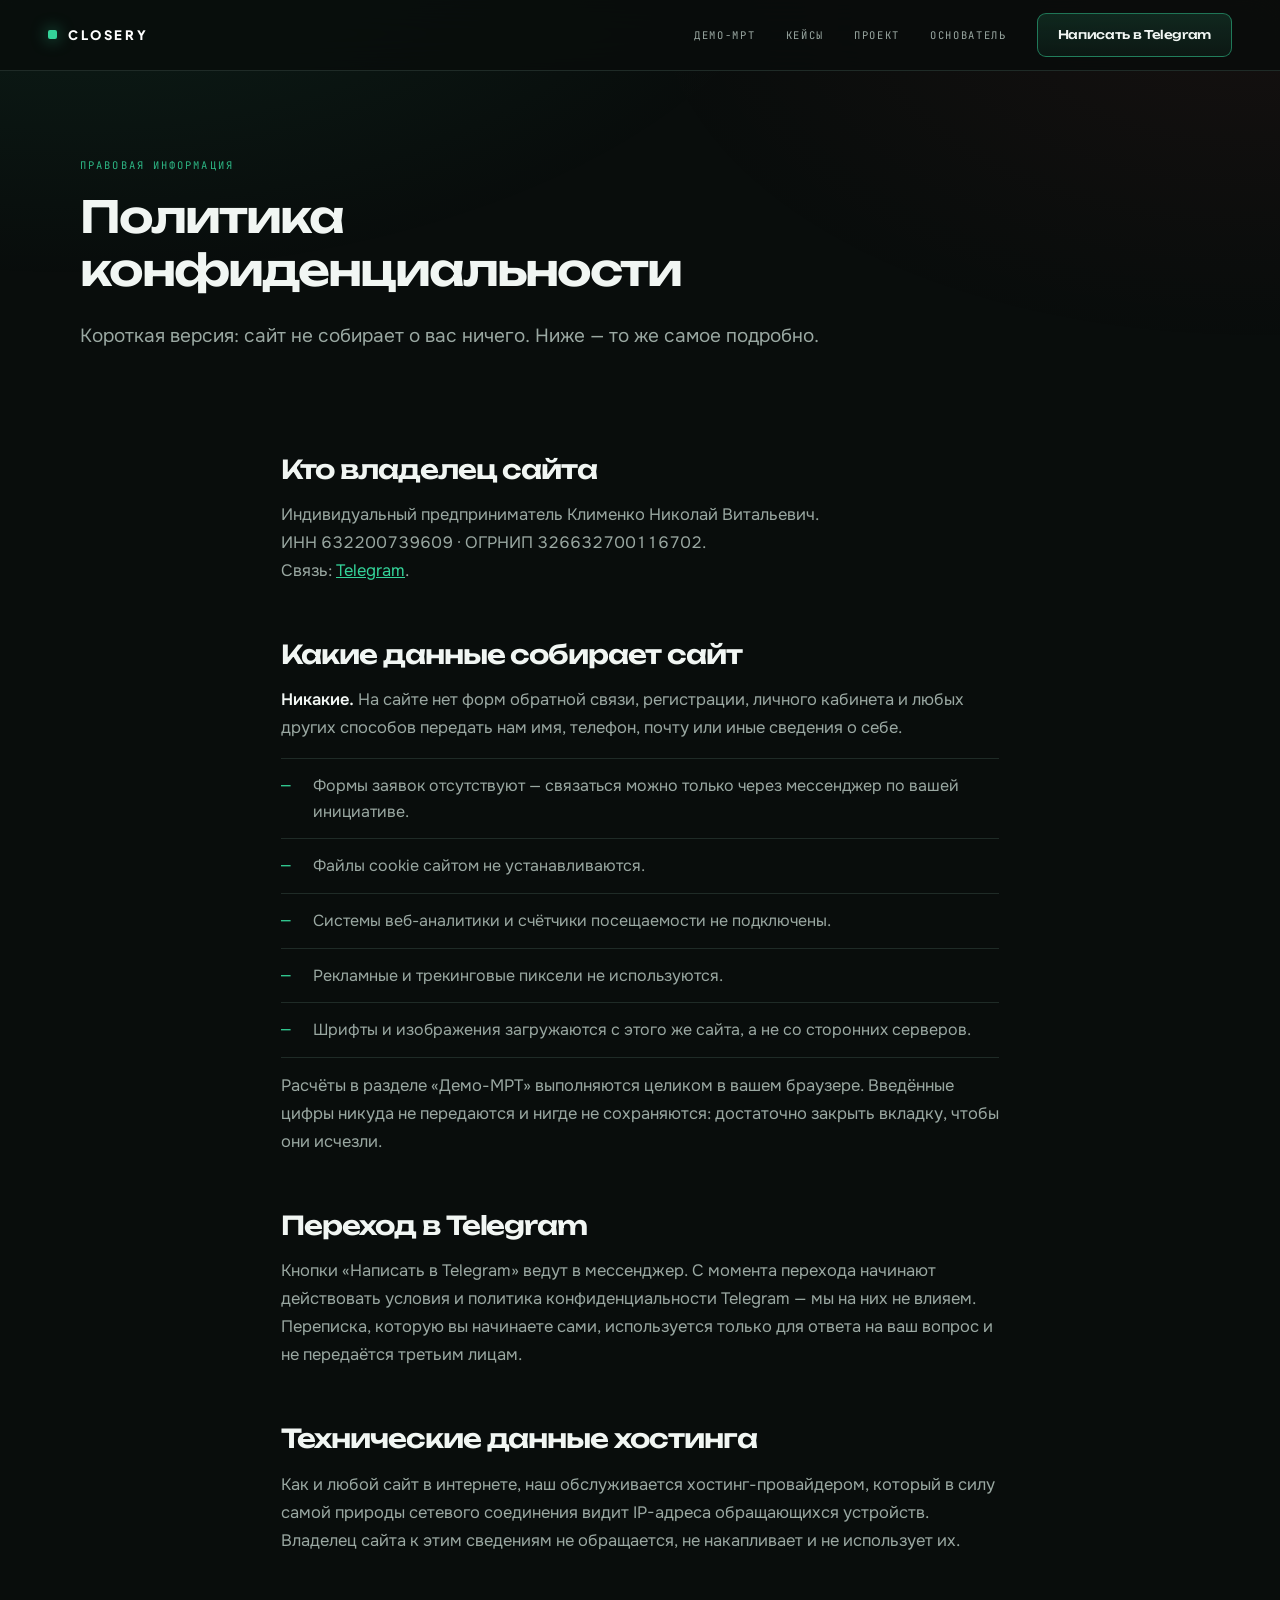
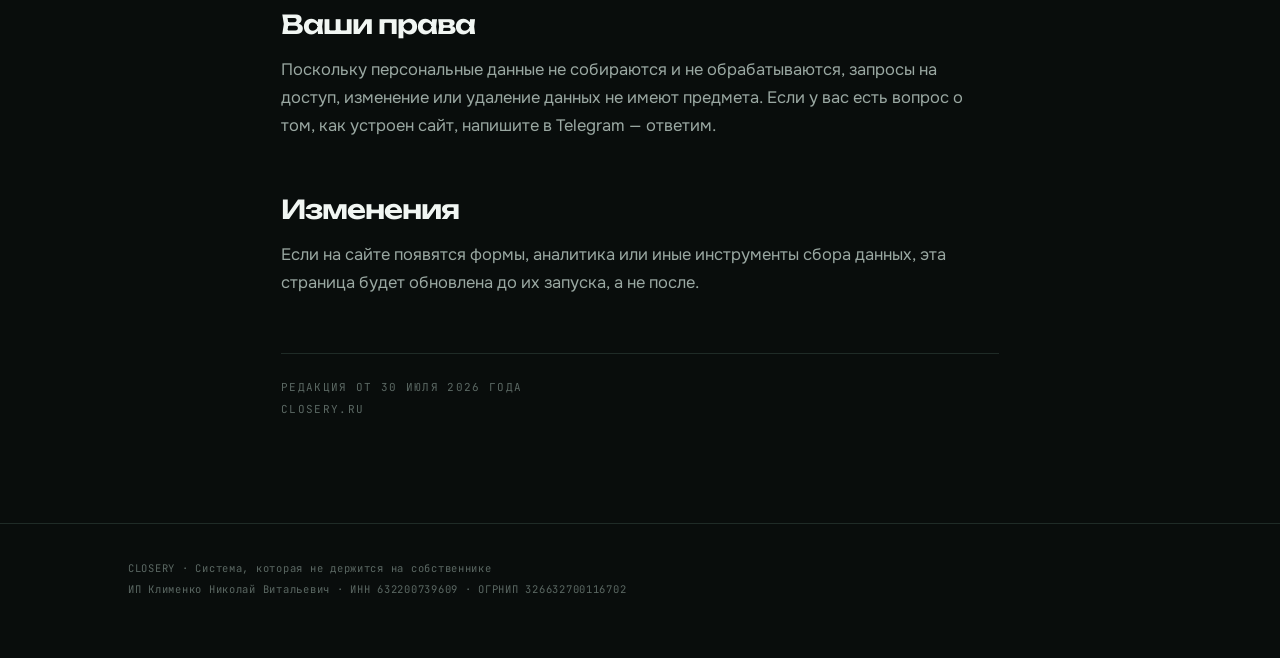
<file: policy.html>
<!DOCTYPE html>
<html lang="ru">
<head>
<meta charset="utf-8">
<meta name="viewport" content="width=device-width, initial-scale=1">
<title>Политика конфиденциальности · Closery</title>
<meta name="description" content="Сайт closery.ru не собирает персональные данные, не устанавливает cookie и не использует аналитические сервисы.">
<meta name="robots" content="noindex">
<style>
/* Шрифты хранятся локально: никаких обращений к сторонним серверам */
@font-face{font-family:'Unbounded';font-style:normal;font-weight:500;font-display:swap;src:url(/fonts/unbounded-cyrillic-500-normal.woff2) format('woff2');unicode-range:U+0301,U+0400-045F,U+0490-0491,U+04B0-04B1,U+2116}
@font-face{font-family:'Unbounded';font-style:normal;font-weight:500;font-display:swap;src:url(/fonts/unbounded-latin-500-normal.woff2) format('woff2');unicode-range:U+0000-00FF,U+0131,U+0152-0153,U+02BB-02BC,U+02C6,U+02DA,U+02DC,U+0304,U+0308,U+0329,U+2000-206F,U+2074,U+20AC,U+2122,U+2191,U+2193,U+2212,U+2215,U+FEFF,U+FFFD}
@font-face{font-family:'Unbounded';font-style:normal;font-weight:500;font-display:swap;src:url(/fonts/unbounded-latin-ext-500-normal.woff2) format('woff2');unicode-range:U+0100-02BA,U+02BD-02C5,U+02C7-02CC,U+02CE-02D7,U+02DD-02FF,U+0304,U+0308,U+0329,U+1D00-1DBF,U+1E00-1E9F,U+1EF2-1EFF,U+2020,U+20A0-20AB,U+20AD-20C0,U+2113,U+2C60-2C7F,U+A720-A7FF}
@font-face{font-family:'Unbounded';font-style:normal;font-weight:600;font-display:swap;src:url(/fonts/unbounded-cyrillic-600-normal.woff2) format('woff2');unicode-range:U+0301,U+0400-045F,U+0490-0491,U+04B0-04B1,U+2116}
@font-face{font-family:'Unbounded';font-style:normal;font-weight:600;font-display:swap;src:url(/fonts/unbounded-latin-600-normal.woff2) format('woff2');unicode-range:U+0000-00FF,U+0131,U+0152-0153,U+02BB-02BC,U+02C6,U+02DA,U+02DC,U+0304,U+0308,U+0329,U+2000-206F,U+2074,U+20AC,U+2122,U+2191,U+2193,U+2212,U+2215,U+FEFF,U+FFFD}
@font-face{font-family:'Unbounded';font-style:normal;font-weight:600;font-display:swap;src:url(/fonts/unbounded-latin-ext-600-normal.woff2) format('woff2');unicode-range:U+0100-02BA,U+02BD-02C5,U+02C7-02CC,U+02CE-02D7,U+02DD-02FF,U+0304,U+0308,U+0329,U+1D00-1DBF,U+1E00-1E9F,U+1EF2-1EFF,U+2020,U+20A0-20AB,U+20AD-20C0,U+2113,U+2C60-2C7F,U+A720-A7FF}
@font-face{font-family:'Onest';font-style:normal;font-weight:400;font-display:swap;src:url(/fonts/onest-cyrillic-400-normal.woff2) format('woff2');unicode-range:U+0301,U+0400-045F,U+0490-0491,U+04B0-04B1,U+2116}
@font-face{font-family:'Onest';font-style:normal;font-weight:400;font-display:swap;src:url(/fonts/onest-latin-400-normal.woff2) format('woff2');unicode-range:U+0000-00FF,U+0131,U+0152-0153,U+02BB-02BC,U+02C6,U+02DA,U+02DC,U+0304,U+0308,U+0329,U+2000-206F,U+2074,U+20AC,U+2122,U+2191,U+2193,U+2212,U+2215,U+FEFF,U+FFFD}
@font-face{font-family:'Onest';font-style:normal;font-weight:400;font-display:swap;src:url(/fonts/onest-latin-ext-400-normal.woff2) format('woff2');unicode-range:U+0100-02BA,U+02BD-02C5,U+02C7-02CC,U+02CE-02D7,U+02DD-02FF,U+0304,U+0308,U+0329,U+1D00-1DBF,U+1E00-1E9F,U+1EF2-1EFF,U+2020,U+20A0-20AB,U+20AD-20C0,U+2113,U+2C60-2C7F,U+A720-A7FF}
@font-face{font-family:'Onest';font-style:normal;font-weight:500;font-display:swap;src:url(/fonts/onest-cyrillic-500-normal.woff2) format('woff2');unicode-range:U+0301,U+0400-045F,U+0490-0491,U+04B0-04B1,U+2116}
@font-face{font-family:'Onest';font-style:normal;font-weight:500;font-display:swap;src:url(/fonts/onest-latin-500-normal.woff2) format('woff2');unicode-range:U+0000-00FF,U+0131,U+0152-0153,U+02BB-02BC,U+02C6,U+02DA,U+02DC,U+0304,U+0308,U+0329,U+2000-206F,U+2074,U+20AC,U+2122,U+2191,U+2193,U+2212,U+2215,U+FEFF,U+FFFD}
@font-face{font-family:'Onest';font-style:normal;font-weight:500;font-display:swap;src:url(/fonts/onest-latin-ext-500-normal.woff2) format('woff2');unicode-range:U+0100-02BA,U+02BD-02C5,U+02C7-02CC,U+02CE-02D7,U+02DD-02FF,U+0304,U+0308,U+0329,U+1D00-1DBF,U+1E00-1E9F,U+1EF2-1EFF,U+2020,U+20A0-20AB,U+20AD-20C0,U+2113,U+2C60-2C7F,U+A720-A7FF}
@font-face{font-family:'Onest';font-style:normal;font-weight:600;font-display:swap;src:url(/fonts/onest-cyrillic-600-normal.woff2) format('woff2');unicode-range:U+0301,U+0400-045F,U+0490-0491,U+04B0-04B1,U+2116}
@font-face{font-family:'Onest';font-style:normal;font-weight:600;font-display:swap;src:url(/fonts/onest-latin-600-normal.woff2) format('woff2');unicode-range:U+0000-00FF,U+0131,U+0152-0153,U+02BB-02BC,U+02C6,U+02DA,U+02DC,U+0304,U+0308,U+0329,U+2000-206F,U+2074,U+20AC,U+2122,U+2191,U+2193,U+2212,U+2215,U+FEFF,U+FFFD}
@font-face{font-family:'Onest';font-style:normal;font-weight:600;font-display:swap;src:url(/fonts/onest-latin-ext-600-normal.woff2) format('woff2');unicode-range:U+0100-02BA,U+02BD-02C5,U+02C7-02CC,U+02CE-02D7,U+02DD-02FF,U+0304,U+0308,U+0329,U+1D00-1DBF,U+1E00-1E9F,U+1EF2-1EFF,U+2020,U+20A0-20AB,U+20AD-20C0,U+2113,U+2C60-2C7F,U+A720-A7FF}
@font-face{font-family:'Onest';font-style:normal;font-weight:700;font-display:swap;src:url(/fonts/onest-cyrillic-700-normal.woff2) format('woff2');unicode-range:U+0301,U+0400-045F,U+0490-0491,U+04B0-04B1,U+2116}
@font-face{font-family:'Onest';font-style:normal;font-weight:700;font-display:swap;src:url(/fonts/onest-latin-700-normal.woff2) format('woff2');unicode-range:U+0000-00FF,U+0131,U+0152-0153,U+02BB-02BC,U+02C6,U+02DA,U+02DC,U+0304,U+0308,U+0329,U+2000-206F,U+2074,U+20AC,U+2122,U+2191,U+2193,U+2212,U+2215,U+FEFF,U+FFFD}
@font-face{font-family:'Onest';font-style:normal;font-weight:700;font-display:swap;src:url(/fonts/onest-latin-ext-700-normal.woff2) format('woff2');unicode-range:U+0100-02BA,U+02BD-02C5,U+02C7-02CC,U+02CE-02D7,U+02DD-02FF,U+0304,U+0308,U+0329,U+1D00-1DBF,U+1E00-1E9F,U+1EF2-1EFF,U+2020,U+20A0-20AB,U+20AD-20C0,U+2113,U+2C60-2C7F,U+A720-A7FF}
@font-face{font-family:'JetBrains Mono';font-style:normal;font-weight:400;font-display:swap;src:url(/fonts/jetbrains-mono-cyrillic-400-normal.woff2) format('woff2');unicode-range:U+0301,U+0400-045F,U+0490-0491,U+04B0-04B1,U+2116}
@font-face{font-family:'JetBrains Mono';font-style:normal;font-weight:400;font-display:swap;src:url(/fonts/jetbrains-mono-latin-400-normal.woff2) format('woff2');unicode-range:U+0000-00FF,U+0131,U+0152-0153,U+02BB-02BC,U+02C6,U+02DA,U+02DC,U+0304,U+0308,U+0329,U+2000-206F,U+2074,U+20AC,U+2122,U+2191,U+2193,U+2212,U+2215,U+FEFF,U+FFFD}
@font-face{font-family:'JetBrains Mono';font-style:normal;font-weight:400;font-display:swap;src:url(/fonts/jetbrains-mono-latin-ext-400-normal.woff2) format('woff2');unicode-range:U+0100-02BA,U+02BD-02C5,U+02C7-02CC,U+02CE-02D7,U+02DD-02FF,U+0304,U+0308,U+0329,U+1D00-1DBF,U+1E00-1E9F,U+1EF2-1EFF,U+2020,U+20A0-20AB,U+20AD-20C0,U+2113,U+2C60-2C7F,U+A720-A7FF}
@font-face{font-family:'JetBrains Mono';font-style:normal;font-weight:500;font-display:swap;src:url(/fonts/jetbrains-mono-cyrillic-500-normal.woff2) format('woff2');unicode-range:U+0301,U+0400-045F,U+0490-0491,U+04B0-04B1,U+2116}
@font-face{font-family:'JetBrains Mono';font-style:normal;font-weight:500;font-display:swap;src:url(/fonts/jetbrains-mono-latin-500-normal.woff2) format('woff2');unicode-range:U+0000-00FF,U+0131,U+0152-0153,U+02BB-02BC,U+02C6,U+02DA,U+02DC,U+0304,U+0308,U+0329,U+2000-206F,U+2074,U+20AC,U+2122,U+2191,U+2193,U+2212,U+2215,U+FEFF,U+FFFD}
@font-face{font-family:'JetBrains Mono';font-style:normal;font-weight:500;font-display:swap;src:url(/fonts/jetbrains-mono-latin-ext-500-normal.woff2) format('woff2');unicode-range:U+0100-02BA,U+02BD-02C5,U+02C7-02CC,U+02CE-02D7,U+02DD-02FF,U+0304,U+0308,U+0329,U+1D00-1DBF,U+1E00-1E9F,U+1EF2-1EFF,U+2020,U+20A0-20AB,U+20AD-20C0,U+2113,U+2C60-2C7F,U+A720-A7FF}
@font-face{font-family:'Source Serif 4';font-style:normal;font-weight:600;font-display:swap;src:url(/fonts/source-serif-4-cyrillic-600-normal.woff2) format('woff2');unicode-range:U+0301,U+0400-045F,U+0490-0491,U+04B0-04B1,U+2116}
@font-face{font-family:'Source Serif 4';font-style:normal;font-weight:600;font-display:swap;src:url(/fonts/source-serif-4-latin-600-normal.woff2) format('woff2');unicode-range:U+0000-00FF,U+0131,U+0152-0153,U+02BB-02BC,U+02C6,U+02DA,U+02DC,U+0304,U+0308,U+0329,U+2000-206F,U+2074,U+20AC,U+2122,U+2191,U+2193,U+2212,U+2215,U+FEFF,U+FFFD}
@font-face{font-family:'Source Serif 4';font-style:normal;font-weight:600;font-display:swap;src:url(/fonts/source-serif-4-latin-ext-600-normal.woff2) format('woff2');unicode-range:U+0100-02BA,U+02BD-02C5,U+02C7-02CC,U+02CE-02D7,U+02DD-02FF,U+0304,U+0308,U+0329,U+1D00-1DBF,U+1E00-1E9F,U+1EF2-1EFF,U+2020,U+20A0-20AB,U+20AD-20C0,U+2113,U+2C60-2C7F,U+A720-A7FF}
@font-face{font-family:'Plus Jakarta Sans';font-style:normal;font-weight:800;font-display:swap;src:url(/fonts/plus-jakarta-sans-latin-800-normal.woff2) format('woff2');unicode-range:U+0000-00FF,U+0131,U+0152-0153,U+02BB-02BC,U+02C6,U+02DA,U+02DC,U+0304,U+0308,U+0329,U+2000-206F,U+2074,U+20AC,U+2122,U+2191,U+2193,U+2212,U+2215,U+FEFF,U+FFFD}
@font-face{font-family:'Plus Jakarta Sans';font-style:normal;font-weight:800;font-display:swap;src:url(/fonts/plus-jakarta-sans-latin-ext-800-normal.woff2) format('woff2');unicode-range:U+0100-02BA,U+02BD-02C5,U+02C7-02CC,U+02CE-02D7,U+02DD-02FF,U+0304,U+0308,U+0329,U+1D00-1DBF,U+1E00-1E9F,U+1EF2-1EFF,U+2020,U+20A0-20AB,U+20AD-20C0,U+2113,U+2C60-2C7F,U+A720-A7FF}
:root{
  --bg:#090D0C;--paper:#121A18;--paper-2:#16201D;--rule:#1F2B27;--rule-2:#2E3D38;
  --ink:#F1F6F3;--ink-2:#9AA8A2;--ink-3:#5B6863;--loss:#F0555A;--loss-soft:#E4676B;--ok:#34D399;
  --disp:'Unbounded','Onest',system-ui,sans-serif;--ui:'Onest',system-ui,sans-serif;
  --doc:'Source Serif 4',Georgia,serif;--mono:'JetBrains Mono',ui-monospace,monospace;
  --brand:'Plus Jakarta Sans',var(--ui);--gut:clamp(20px,5vw,48px);--r:14px;
}
*{box-sizing:border-box;margin:0;padding:0}
html{scroll-behavior:smooth;-webkit-text-size-adjust:100%}
body{background:var(--bg);color:var(--ink);font-family:var(--ui);line-height:1.55;
  font-feature-settings:"tnum" 1;-webkit-font-smoothing:antialiased;position:relative;overflow-x:hidden}
body::before{content:"";position:fixed;inset:0;pointer-events:none;z-index:0;
  background:radial-gradient(1300px 700px at 6% -14%,rgba(52,211,153,.10),transparent 58%),
             radial-gradient(1100px 620px at 98% 0%,rgba(240,85,90,.055),transparent 56%)}
main,header.bar,footer{position:relative;z-index:1}
.w{max-width:1120px;margin:0 auto;padding:0 var(--gut)}
.w-wide{max-width:1440px;margin:0 auto;padding:0 var(--gut)}
a{color:inherit}:focus-visible{outline:2px solid var(--ok);outline-offset:3px}

header.bar{position:sticky;top:0;z-index:50;background:rgba(9,13,12,.82);
  backdrop-filter:blur(18px) saturate(140%);-webkit-backdrop-filter:blur(18px) saturate(140%);
  border-bottom:1px solid var(--rule)}
.bar-in{display:flex;justify-content:space-between;align-items:center;height:70px;gap:20px}
.logo{display:inline-flex;align-items:center;gap:11px;text-decoration:none;font-family:var(--brand);
  font-weight:800;font-size:13px;text-transform:uppercase;letter-spacing:.2em;color:#fff;
  transition:letter-spacing .35s,color .22s;white-space:nowrap}
.logo i{width:9px;height:9px;border-radius:2px;flex:none;background:var(--ok);box-shadow:0 0 16px rgba(52,211,153,.65);transition:box-shadow .3s}
.logo:hover{letter-spacing:.3em;color:var(--ok)}
.logo:hover i{box-shadow:0 0 26px rgba(52,211,153,.95)}
.bar-nav{display:flex;align-items:center;gap:clamp(14px,2.4vw,30px)}
.bar-lnk{font-family:var(--mono);font-size:10.5px;letter-spacing:.16em;text-transform:uppercase;
  text-decoration:none;color:var(--ink-2);transition:color .2s,letter-spacing .3s;white-space:nowrap}
.bar-lnk:hover{color:var(--ok);letter-spacing:.2em}
.bar-lnk.on{color:var(--ok)}
@media(max-width:760px){.bar-lnk{display:none}}
.btn,.bar-cta{font-family:var(--disp);font-weight:500;letter-spacing:-.03em;color:var(--ink);
  text-decoration:none;border:1px solid rgba(52,211,153,.5);
  background:linear-gradient(180deg,rgba(52,211,153,.14),rgba(52,211,153,.06));
  transition:border-color .22s,box-shadow .3s,background .22s,transform .18s}
.btn:hover,.bar-cta:hover{border-color:var(--ok);box-shadow:0 0 28px rgba(52,211,153,.2);
  background:linear-gradient(180deg,rgba(52,211,153,.24),rgba(52,211,153,.1))}
.bar-cta{font-size:12px;border-radius:9px;padding:12px 20px;white-space:nowrap}
.btn{display:inline-block;font-size:14px;padding:17px 30px;border-radius:10px}
.btn:hover{transform:translateY(-2px)}

.label{font-family:var(--mono);font-size:10.5px;letter-spacing:.2em;text-transform:uppercase;
  color:var(--ok);display:block;margin-bottom:18px;opacity:.85}
h1{font-family:var(--disp);font-size:clamp(25px,4.1vw,44px);line-height:1.2;font-weight:600;
  letter-spacing:-.045em;max-width:20ch}
h2{font-family:var(--disp);font-size:clamp(21px,3.1vw,36px);line-height:1.2;font-weight:600;letter-spacing:-.04em}
.lede{font-size:clamp(16px,1.8vw,19px);line-height:1.62;color:var(--ink-2);max-width:60ch;margin-top:24px}
.head{padding:clamp(50px,7vw,86px) 0 clamp(34px,4.4vw,48px)}
.sec{padding:clamp(70px,9vw,120px) 0;border-top:1px solid var(--rule)}
.sec-head{margin-bottom:clamp(30px,4.4vw,50px)}

/* таймлайн */
.tl{display:grid;grid-template-columns:1fr;gap:14px;margin-top:clamp(34px,4.4vw,48px)}
@media(min-width:820px){.tl{grid-template-columns:repeat(3,1fr)}}
.tl>div{background:linear-gradient(168deg,var(--paper-2),var(--paper) 70%);
  border:1px solid var(--rule);border-radius:var(--r);padding:22px 22px 24px}
.tl dt{font-family:var(--mono);font-size:11px;letter-spacing:.16em;color:var(--ok);margin-bottom:12px}
.tl dd{font-size:16.5px;font-weight:600;letter-spacing:-.02em;line-height:1.35}

/* кейс */
.case{padding:clamp(34px,4.6vw,52px) 0;border-top:1px solid var(--rule)}
.case-top{margin-bottom:clamp(26px,3.4vw,36px)}
.case-tag{font-family:var(--mono);font-size:10.5px;letter-spacing:.2em;text-transform:uppercase;
  color:var(--loss-soft);display:block;margin-bottom:16px}
.case-h{font-family:var(--disp);font-size:clamp(22px,3.2vw,34px);font-weight:600;letter-spacing:-.04em;line-height:1.2}
.case-role{font-size:16px;color:var(--ink-2);margin-top:12px}
.case-role span{font-family:var(--mono);font-size:12px;letter-spacing:.08em;color:var(--ink-3);display:block;margin-top:6px}
.case-ctx{font-size:16.5px;color:var(--ink-2);line-height:1.62;max-width:64ch;margin-top:20px}
.case-grid{display:grid;grid-template-columns:1fr;gap:clamp(26px,3.4vw,40px)}
@media(min-width:920px){.case-grid{grid-template-columns:1.25fr 1fr}}
.blk-t{font-family:var(--mono);font-size:10px;letter-spacing:.2em;text-transform:uppercase;
  color:var(--ink-3);margin-bottom:18px}
.did{border-top:1px solid var(--rule)}
.did li{list-style:none;border-bottom:1px solid var(--rule);padding:16px 0;font-size:15.5px;
  color:var(--ink-2);line-height:1.6;display:grid;grid-template-columns:22px 1fr;gap:10px}
.did li::before{content:"—";color:var(--ok);font-family:var(--mono)}
.did b{color:var(--ink);font-weight:600;display:block;margin-bottom:3px}
.res{display:grid;grid-template-columns:1fr;gap:14px}
.res>div{background:linear-gradient(168deg,var(--paper-2),var(--paper) 70%);
  border:1px solid var(--rule);border-radius:var(--r);padding:22px 22px 24px}
.res b{display:block;font-family:var(--disp);font-size:clamp(21px,2.7vw,27px);font-weight:600;
  color:var(--ok);letter-spacing:-.04em;line-height:1.1;text-shadow:0 0 32px rgba(52,211,153,.28)}
.res span{display:block;font-size:14.5px;color:var(--ink-2);margin-top:10px;line-height:1.55}
.transfer{margin-top:clamp(26px,3.4vw,34px);border-left:2px solid var(--ok);padding-left:22px;
  font-size:16.5px;color:var(--ink);line-height:1.55;max-width:58ch}
.transfer b{font-weight:600}

.how{display:grid;grid-template-columns:1fr;gap:14px}
@media(min-width:820px){.how{grid-template-columns:repeat(3,1fr)}}
.how>div{background:linear-gradient(168deg,var(--paper-2),var(--paper) 70%);
  border:1px solid var(--rule);border-radius:var(--r);padding:28px 24px}
.how dt{font-family:var(--mono);font-size:10px;letter-spacing:.18em;text-transform:uppercase;color:var(--ok);margin-bottom:14px}
.how b{display:block;font-size:19px;font-weight:700;margin-bottom:10px;letter-spacing:-.022em}
.how p{font-size:15px;color:var(--ink-2);line-height:1.6}

.end{padding:clamp(80px,11vw,150px) 0;border-top:1px solid var(--rule)}
.cta-wrap{margin-top:26px;display:flex;align-items:center;gap:22px;flex-wrap:wrap}
.btn-note{font-family:var(--mono);font-size:10.5px;letter-spacing:.12em;text-transform:uppercase;color:var(--ink-3)}
footer{border-top:1px solid var(--rule);padding:34px 0 58px;font-family:var(--mono);
  font-size:10.5px;letter-spacing:.07em;color:var(--ink-3);line-height:2}
@keyframes pgIn{from{opacity:0;transform:translateY(14px)}to{opacity:1;transform:none}}
.head{animation:pgIn .6s cubic-bezier(.2,.7,.3,1) .04s both}
@media (prefers-reduced-motion:reduce){*{transition:none!important;animation:none!important}}
</style>
<style>
.doc{max-width:74ch}
.doc h2{font-size:clamp(19px,2.4vw,26px);margin:clamp(38px,5vw,54px) 0 16px}
.doc p{font-size:16.5px;line-height:1.7;color:var(--ink-2);margin-top:14px}
.doc p strong{color:var(--ink);font-weight:600}
.doc ul{margin-top:16px;border-top:1px solid var(--rule)}
.doc li{list-style:none;border-bottom:1px solid var(--rule);padding:14px 0;font-size:16px;
  color:var(--ink-2);line-height:1.6;display:grid;grid-template-columns:22px 1fr;gap:10px}
.doc li::before{content:"—";color:var(--ok);font-family:var(--mono)}
.meta{font-family:var(--mono);font-size:11px;letter-spacing:.12em;text-transform:uppercase;
  color:var(--ink-3);margin-top:clamp(40px,5vw,56px);padding-top:22px;border-top:1px solid var(--rule);line-height:2}
</style>
</head>
<body>

<header class="bar">
  <div class="w-wide bar-in">
    <a class="logo" href="index.html"><i></i>Closery</a>
    <nav class="bar-nav">
      <a class="bar-lnk" href="mrt-demo.html">Демо-МРТ</a>
      <a class="bar-lnk" href="cases.html">Кейсы</a>
      <a class="bar-lnk" href="index.html#route">Проект</a>
      <a class="bar-lnk" href="index.html#founder">Основатель</a>
      <a class="bar-cta" href="https://t.me/klimenko_prod" target="_blank" rel="noopener">Написать в Telegram</a>
    </nav>
  </div>
</header>

<main>
<div class="w head">
  <span class="label">Правовая информация</span>
  <h1>Политика конфиденциальности</h1>
  <p class="lede">Короткая версия: сайт не собирает о вас ничего. Ниже — то же самое подробно.</p>
</div>

<div class="w doc" style="padding-bottom:clamp(60px,8vw,110px)">

  <h2>Кто владелец сайта</h2>
  <p>Индивидуальный предприниматель Клименко Николай Витальевич.<br>
  ИНН 632200739609 · ОГРНИП 326632700116702.<br>
  Связь: <a href="https://t.me/klimenko_prod" target="_blank" rel="noopener" style="color:var(--ok)">Telegram</a>.</p>

  <h2>Какие данные собирает сайт</h2>
  <p><strong>Никакие.</strong> На сайте нет форм обратной связи, регистрации, личного кабинета и любых других способов передать нам имя, телефон, почту или иные сведения о себе.</p>
  <ul>
    <li><span>Формы заявок отсутствуют — связаться можно только через мессенджер по вашей инициативе.</span></li>
    <li><span>Файлы cookie сайтом не устанавливаются.</span></li>
    <li><span>Системы веб-аналитики и счётчики посещаемости не подключены.</span></li>
    <li><span>Рекламные и трекинговые пиксели не используются.</span></li>
    <li><span>Шрифты и изображения загружаются с этого же сайта, а не со сторонних серверов.</span></li>
  </ul>
  <p>Расчёты в разделе «Демо-МРТ» выполняются целиком в вашем браузере. Введённые цифры никуда не передаются и нигде не сохраняются: достаточно закрыть вкладку, чтобы они исчезли.</p>

  <h2>Переход в Telegram</h2>
  <p>Кнопки «Написать в Telegram» ведут в мессенджер. С момента перехода начинают действовать условия и политика конфиденциальности Telegram — мы на них не влияем. Переписка, которую вы начинаете сами, используется только для ответа на ваш вопрос и не передаётся третьим лицам.</p>

  <h2>Технические данные хостинга</h2>
  <p>Как и любой сайт в интернете, наш обслуживается хостинг-провайдером, который в силу самой природы сетевого соединения видит IP-адреса обращающихся устройств. Владелец сайта к этим сведениям не обращается, не накапливает и не использует их.</p>

  <h2>Ваши права</h2>
  <p>Поскольку персональные данные не собираются и не обрабатываются, запросы на доступ, изменение или удаление данных не имеют предмета. Если у вас есть вопрос о том, как устроен сайт, напишите в Telegram — ответим.</p>

  <h2>Изменения</h2>
  <p>Если на сайте появятся формы, аналитика или иные инструменты сбора данных, эта страница будет обновлена до их запуска, а не после.</p>

  <div class="meta">Редакция от 30 июля 2026 года<br>closery.ru</div>
</div>
</main>

<footer>
  <div class="w">
    CLOSERY · Система, которая не держится на собственнике<br>
    ИП Клименко Николай Витальевич · ИНН 632200739609 · ОГРНИП 326632700116702
  </div>
</footer>

</body>
</html>
</file>
<file: site.css>
/* Общие стили Closery: токены, шрифты, шапка, типографика, кнопки, подвал. Используют кейсы, демо-МРТ и политика. */
@font-face{font-family:'Unbounded';font-weight:600;font-display:swap;src:url(/fonts/unbounded-cyrillic-600-normal.woff2) format('woff2');unicode-range:U+0301,U+0400-045F,U+0490-0491,U+04B0-04B1,U+2116}
@font-face{font-family:'Unbounded';font-weight:600;font-display:swap;src:url(/fonts/unbounded-latin-600-normal.woff2) format('woff2');unicode-range:U+0000-00FF,U+2000-206F,U+20AC,U+2122,U+2212}
@font-face{font-family:'Onest';font-weight:400;font-display:swap;src:url(/fonts/onest-cyrillic-400-normal.woff2) format('woff2');unicode-range:U+0301,U+0400-045F,U+0490-0491,U+04B0-04B1,U+2116}
@font-face{font-family:'Onest';font-weight:400;font-display:swap;src:url(/fonts/onest-latin-400-normal.woff2) format('woff2');unicode-range:U+0000-00FF,U+2000-206F,U+20AC,U+20BD,U+2122,U+2212}
@font-face{font-family:'Onest';font-weight:500;font-display:swap;src:url(/fonts/onest-cyrillic-500-normal.woff2) format('woff2');unicode-range:U+0301,U+0400-045F,U+0490-0491,U+04B0-04B1,U+2116}
@font-face{font-family:'Onest';font-weight:500;font-display:swap;src:url(/fonts/onest-latin-500-normal.woff2) format('woff2');unicode-range:U+0000-00FF,U+2000-206F,U+20AC,U+20BD,U+2122,U+2212}
@font-face{font-family:'Onest';font-weight:600;font-display:swap;src:url(/fonts/onest-cyrillic-600-normal.woff2) format('woff2');unicode-range:U+0301,U+0400-045F,U+0490-0491,U+04B0-04B1,U+2116}
@font-face{font-family:'Onest';font-weight:600;font-display:swap;src:url(/fonts/onest-latin-600-normal.woff2) format('woff2');unicode-range:U+0000-00FF,U+2000-206F,U+20AC,U+20BD,U+2122,U+2212}
@font-face{font-family:'Source Serif 4';font-weight:600;font-display:swap;src:url(/fonts/source-serif-4-cyrillic-600-normal.woff2) format('woff2');unicode-range:U+0301,U+0400-045F,U+0490-0491,U+04B0-04B1,U+2116}
@font-face{font-family:'Source Serif 4';font-weight:600;font-display:swap;src:url(/fonts/source-serif-4-latin-600-normal.woff2) format('woff2');unicode-range:U+0000-00FF,U+2000-206F,U+20AC,U+20BD,U+2122,U+2212}
@font-face{font-family:'Plus Jakarta Sans';font-weight:800;font-display:swap;src:url(/fonts/plus-jakarta-sans-latin-800-normal.woff2) format('woff2')}

:root{
  --bg:#07100D;--bg-2:#0B1714;--paper:#0F1D19;--paper-2:#14251F;
  --rule:#1B2B26;--rule-2:#2A3F38;
  --ink:#F4F8F6;--ink-2:#CBD6D0;--ink-3:#8FA099;--ink-4:#5A6B64;
  --loss:#EE5A5E;--ok:#34D399;--ok-soft:#7FE9C0;--amber:#E0B25A;
  --disp:'Unbounded','Plus Jakarta Sans','Onest',system-ui,sans-serif;
  --ui:'Onest',system-ui,-apple-system,sans-serif;
  --num:'Source Serif 4',Georgia,serif;
  --brand:'Plus Jakarta Sans',var(--ui);
  --gut:clamp(20px,5vw,56px);--ease:cubic-bezier(.16,1,.3,1);
}
*{box-sizing:border-box;margin:0;padding:0}
html{scroll-behavior:smooth;-webkit-text-size-adjust:100%}
body{background:var(--bg);color:var(--ink);font-family:var(--ui);line-height:1.55;-webkit-font-smoothing:antialiased;overflow-x:hidden}
main,header.bar,footer{position:relative;z-index:1}
main{overflow-x:clip}
a{color:inherit}
:focus-visible{outline:2px solid var(--ok);outline-offset:3px}
.w{max-width:1440px;margin:0 auto;padding-left:var(--gut);padding-right:var(--gut)}
.num{font-family:var(--num);font-weight:600;font-feature-settings:"tnum" 1,"lnum" 1}
.loss{color:var(--loss)}

/* шапка */
header.bar{position:sticky;top:0;z-index:50;background:color-mix(in srgb,var(--bg) 78%,transparent);-webkit-backdrop-filter:blur(18px) saturate(140%);backdrop-filter:blur(18px) saturate(140%);border-bottom:1px solid var(--rule)}
.bar-in{display:flex;justify-content:space-between;align-items:center;height:68px;gap:20px}
.logo{display:inline-flex;align-items:center;gap:11px;text-decoration:none;font-family:var(--brand);font-weight:800;font-size:13px;text-transform:uppercase;letter-spacing:.2em;color:var(--ink)}
.logo i{width:9px;height:9px;border-radius:2px;background:var(--ok)}
.bar-nav{display:flex;align-items:center;gap:clamp(14px,2.2vw,30px)}
.bar-lnk{font-size:14px;text-decoration:none;color:var(--ink-3);transition:color .2s;white-space:nowrap}
.bar-lnk:hover,.bar-lnk.on{color:var(--ink)}
.bar-cta{font-weight:500;font-size:14px;text-decoration:none;color:var(--bg);border-radius:8px;padding:10px 18px;background:var(--ink);white-space:nowrap;transition:background .2s}
.bar-cta:hover{background:var(--ok-soft)}
.bar-burger{display:none;flex-direction:column;justify-content:center;gap:5px;width:30px;height:30px;cursor:pointer;background:none;border:none;padding:4px}
.bar-burger span{display:block;height:2px;background:var(--ink);border-radius:2px;transition:transform .25s,opacity .2s}
.bar-burger.open span:nth-child(1){transform:translateY(7px) rotate(45deg)}
.bar-burger.open span:nth-child(2){opacity:0}
.bar-burger.open span:nth-child(3){transform:translateY(-7px) rotate(-45deg)}
.bar-mobile{display:none;flex-direction:column;position:fixed;top:68px;left:0;right:0;z-index:100;background:color-mix(in srgb,var(--bg) 96%,transparent);-webkit-backdrop-filter:blur(20px);backdrop-filter:blur(20px);border-bottom:1px solid var(--rule)}
.bar-mobile.open{display:flex}
.bar-mobile a{padding:16px var(--gut);color:var(--ink-2);text-decoration:none;font-size:16px;border-bottom:1px solid var(--rule)}
.progress{position:absolute;left:0;bottom:-1px;height:1px;width:100%;transform-origin:0 50%;transform:scaleX(var(--p,0));background:var(--ink-3)}
@media(max-width:1100px){.bar-lnk.opt{display:none}}
@media(max-width:860px){.bar-lnk{display:none}}
@media(max-width:700px){.bar-burger{display:flex}.bar-cta{display:none}}

/* типографика */
.kick{font-size:14px;color:var(--ink-3);display:flex;align-items:center;gap:12px;margin-bottom:26px}
.kick::before{content:"";width:28px;height:1px;background:var(--ink-4)}
h1{font-family:var(--disp);font-weight:600;letter-spacing:-.055em;line-height:.96;font-size:clamp(38px,6.3vw,100px)}
h1 em,h2 em{font-style:normal;color:var(--loss)}
h2{font-family:var(--disp);font-weight:600;letter-spacing:-.045em;line-height:1.06;font-size:clamp(28px,3.3vw,52px)}
h3{font-family:var(--disp);font-weight:600;letter-spacing:-.03em;line-height:1.15;font-size:clamp(20px,1.8vw,26px)}
.lede{font-size:clamp(17px,1.4vw,20px);line-height:1.6;color:var(--ink-2);max-width:54ch}
.lede strong{color:var(--ink);font-weight:500}
.serif{font-family:var(--num);font-weight:600;letter-spacing:-.015em}
.btn{display:inline-flex;align-items:center;gap:10px;background:var(--ink);color:var(--bg);font-weight:500;font-size:16px;padding:16px 26px;text-decoration:none;border-radius:10px;border:1px solid var(--ink);transition:background .2s,border-color .2s;cursor:pointer;font-family:inherit}
.btn:hover{background:var(--ok-soft);border-color:var(--ok-soft)}
.btn svg{transition:transform .3s var(--ease)}
.btn:hover svg{transform:translateX(3px)}
.btn[disabled]{opacity:.35;cursor:not-allowed;background:var(--ink);border-color:var(--ink)}
.btn-ghost{background:transparent;color:var(--ink);border-color:var(--rule-2)}
.btn-ghost:hover{background:transparent;border-color:var(--ink-3)}
.lnk{font-size:15px;color:var(--ink);text-decoration:none;border-bottom:1px solid var(--ink-4);padding-bottom:3px;transition:border-color .2s}
.lnk:hover{border-color:var(--ink)}
.note{font-size:13.5px;color:var(--ink-3)}
.note a{color:var(--ink-2)}
.sec{padding-top:clamp(96px,10vw,160px)}
.head{display:grid;grid-template-columns:minmax(0,1.2fr) minmax(0,.8fr);gap:clamp(28px,5vw,96px);align-items:end;margin-bottom:clamp(40px,5vw,72px)}
@media(max-width:980px){.head{grid-template-columns:minmax(0,1fr)}}


footer{border-top:1px solid var(--rule);padding:40px 0 48px}
.ft{display:flex;justify-content:space-between;gap:32px;flex-wrap:wrap}
.ft-tag{margin-top:14px;font-size:13px;color:var(--ink-3);line-height:1.5}
.ft-links{display:flex;flex-wrap:wrap;gap:10px 22px;justify-content:flex-end}
.ft-links a{font-size:13px;color:var(--ink-2);text-decoration:none}
.ft-links a:hover{color:var(--ink)}
.ft-legal{margin-top:16px;font-size:12px;color:var(--ink-3);text-align:right;line-height:1.6}
@media(max-width:700px){.ft-links{justify-content:flex-start}.ft-legal{text-align:left}}


.rv{transition:opacity 1.1s var(--ease),transform 1.1s var(--ease)}
.js .rv{opacity:0;transform:translateY(28px)}
.js .rv.in{opacity:1;transform:none}
@media(prefers-reduced-motion:reduce){
  *,*::before,*::after{transition:none!important;animation:none!important}
  .js .rv{opacity:1;transform:none}.sys p i::after{width:var(--v)}.scanline{display:none}
}

/* подписи разделов — сквозная нумерация, как в отчёте: номер и название серым, без черты и цвета */
main{counter-reset:sec}
.kick{counter-increment:sec;color:var(--ink-3)}
.kick::before{content:counter(sec,decimal-leading-zero);width:auto;height:auto;background:none;color:var(--ink-4);font-feature-settings:"tnum" 1;min-width:2ch}
.band{padding-bottom:clamp(90px,9vw,150px)}


.end-alt{margin-top:22px;font-size:14px;color:var(--ink-3)}
.end-alt a{color:var(--ink);text-decoration:underline;text-underline-offset:3px}
</file>
